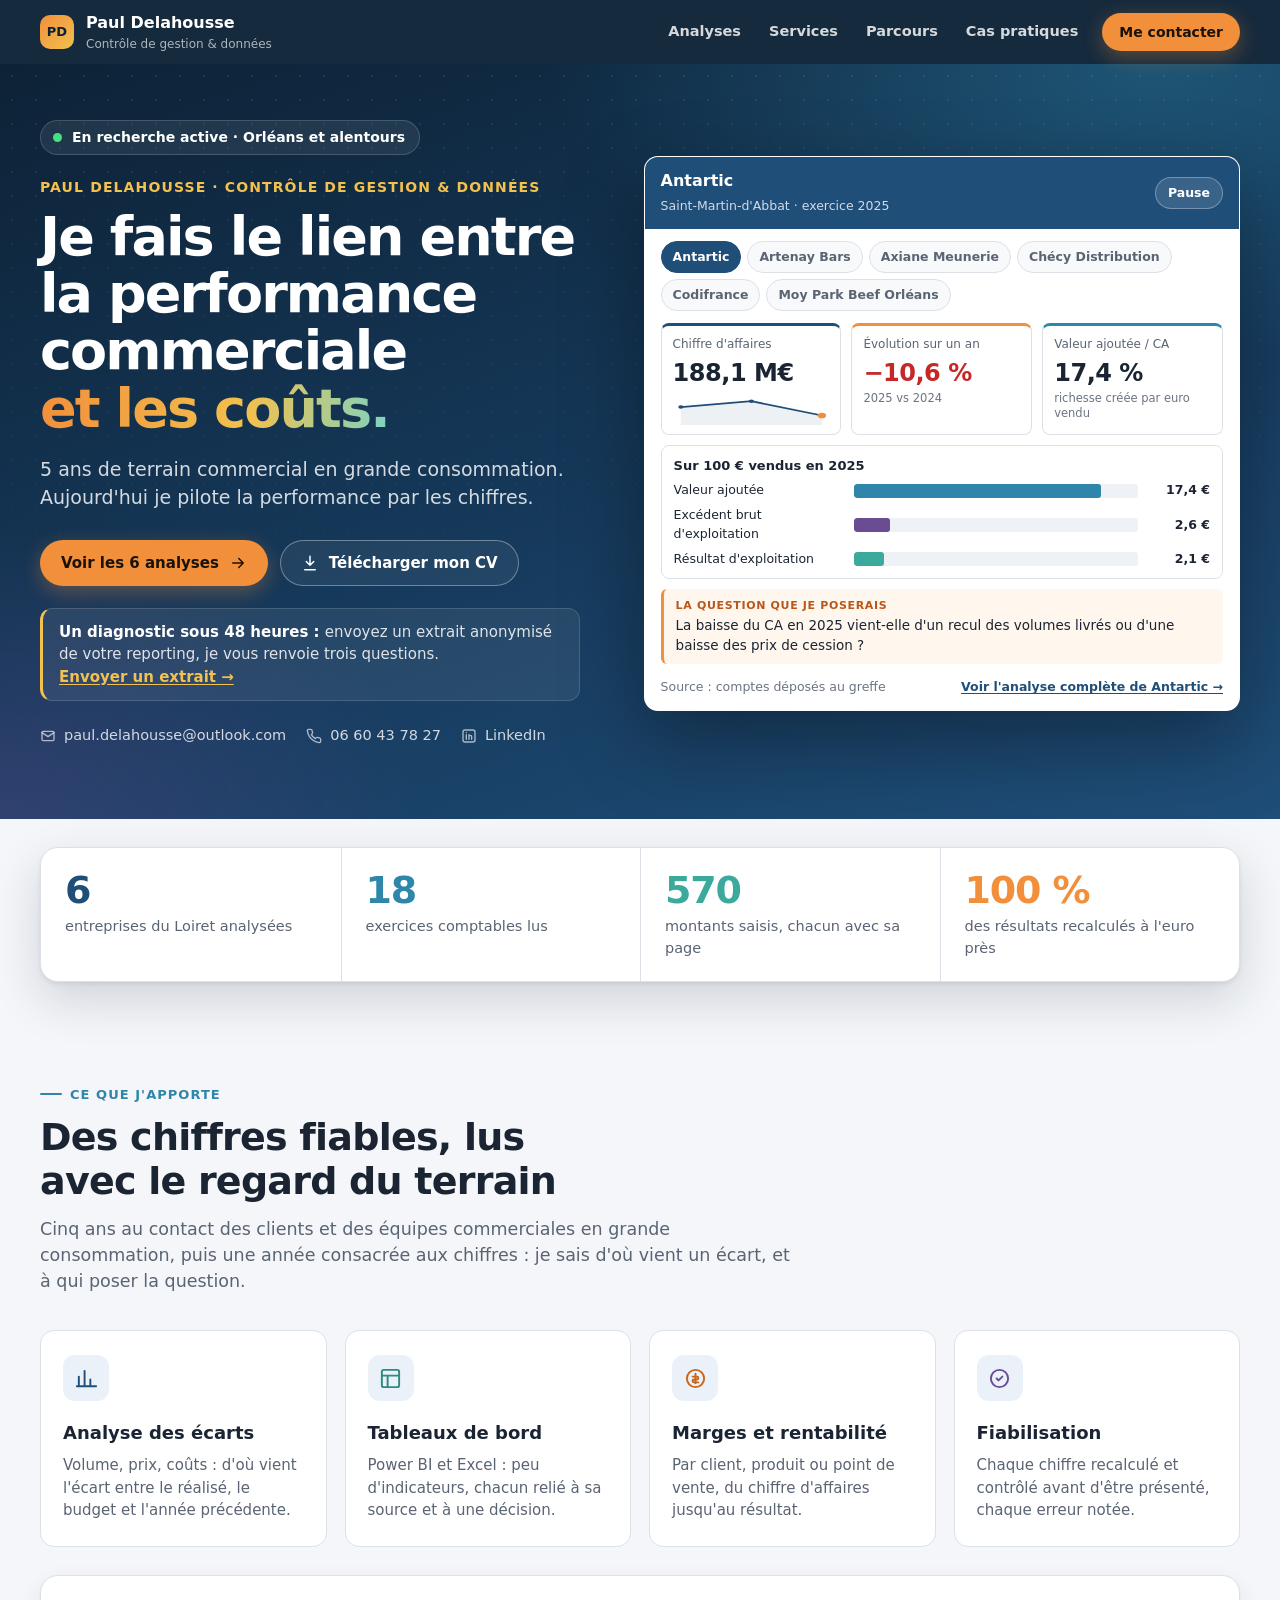
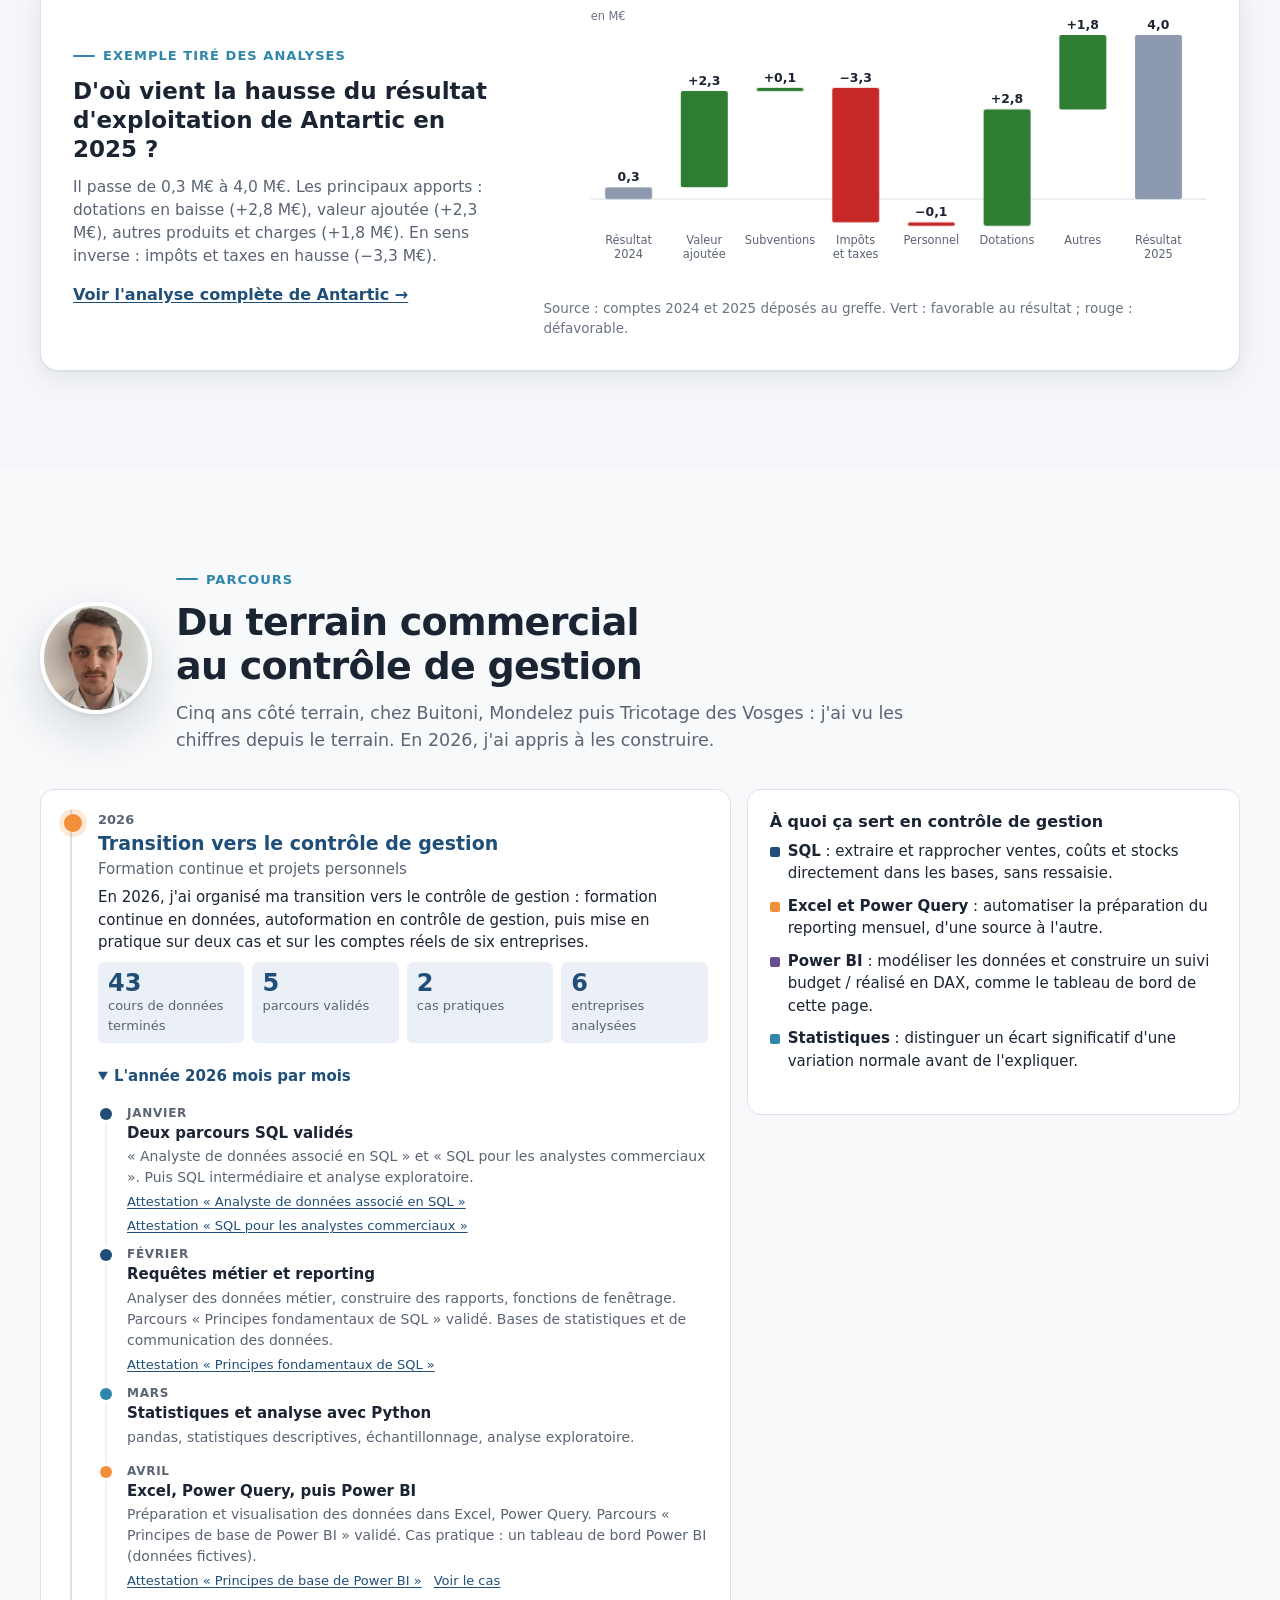
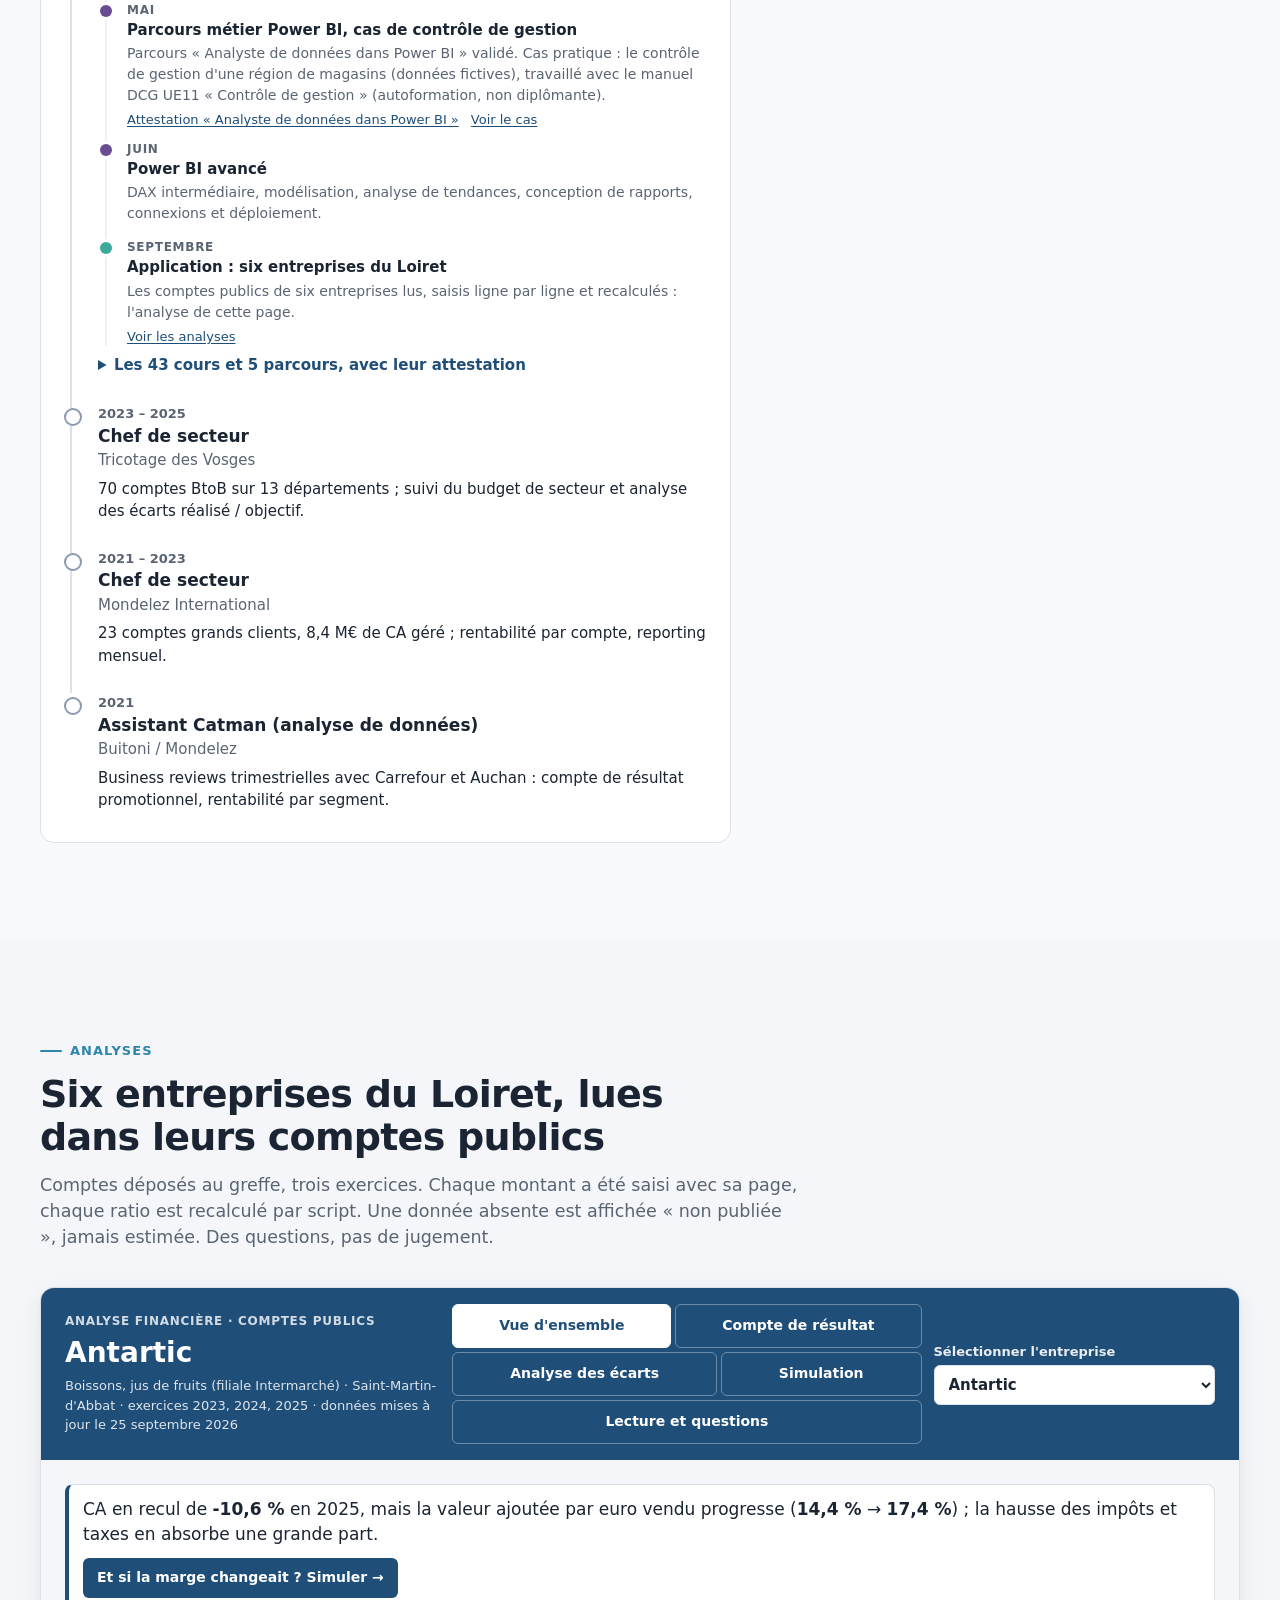
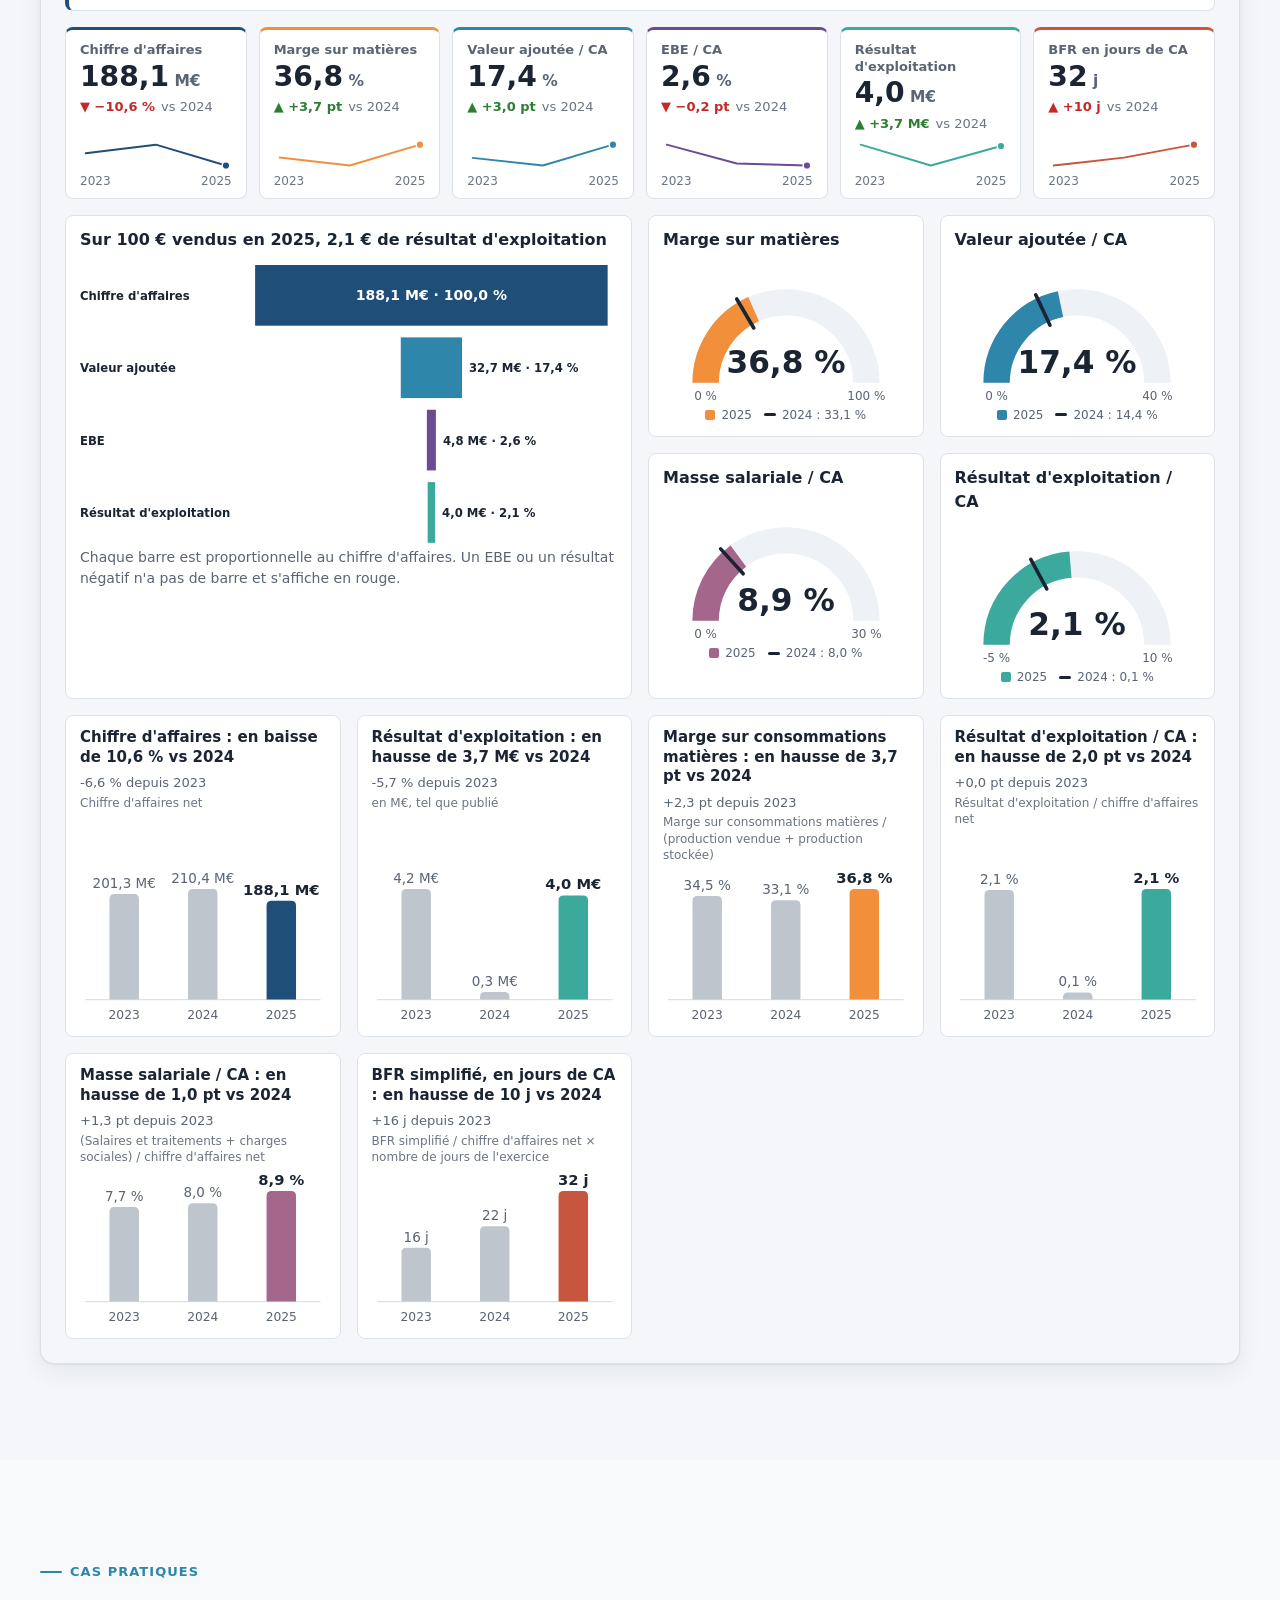
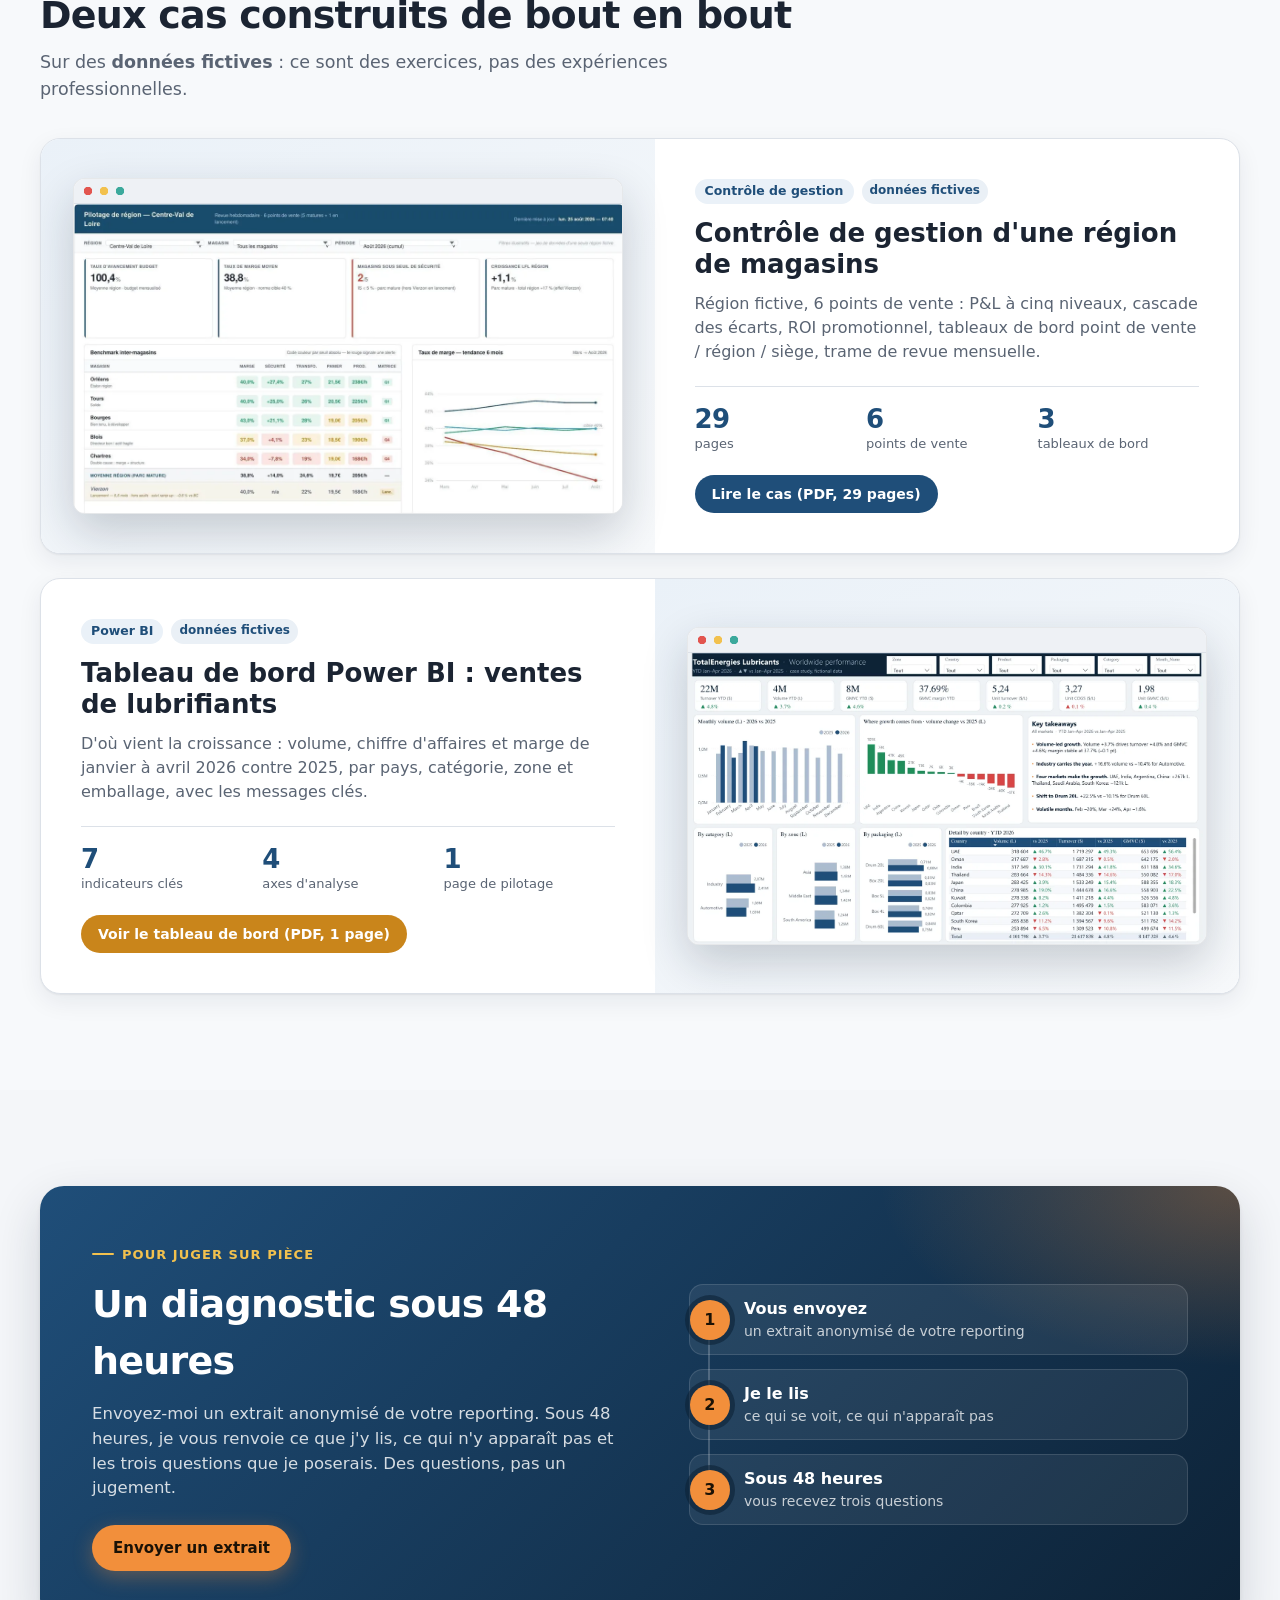
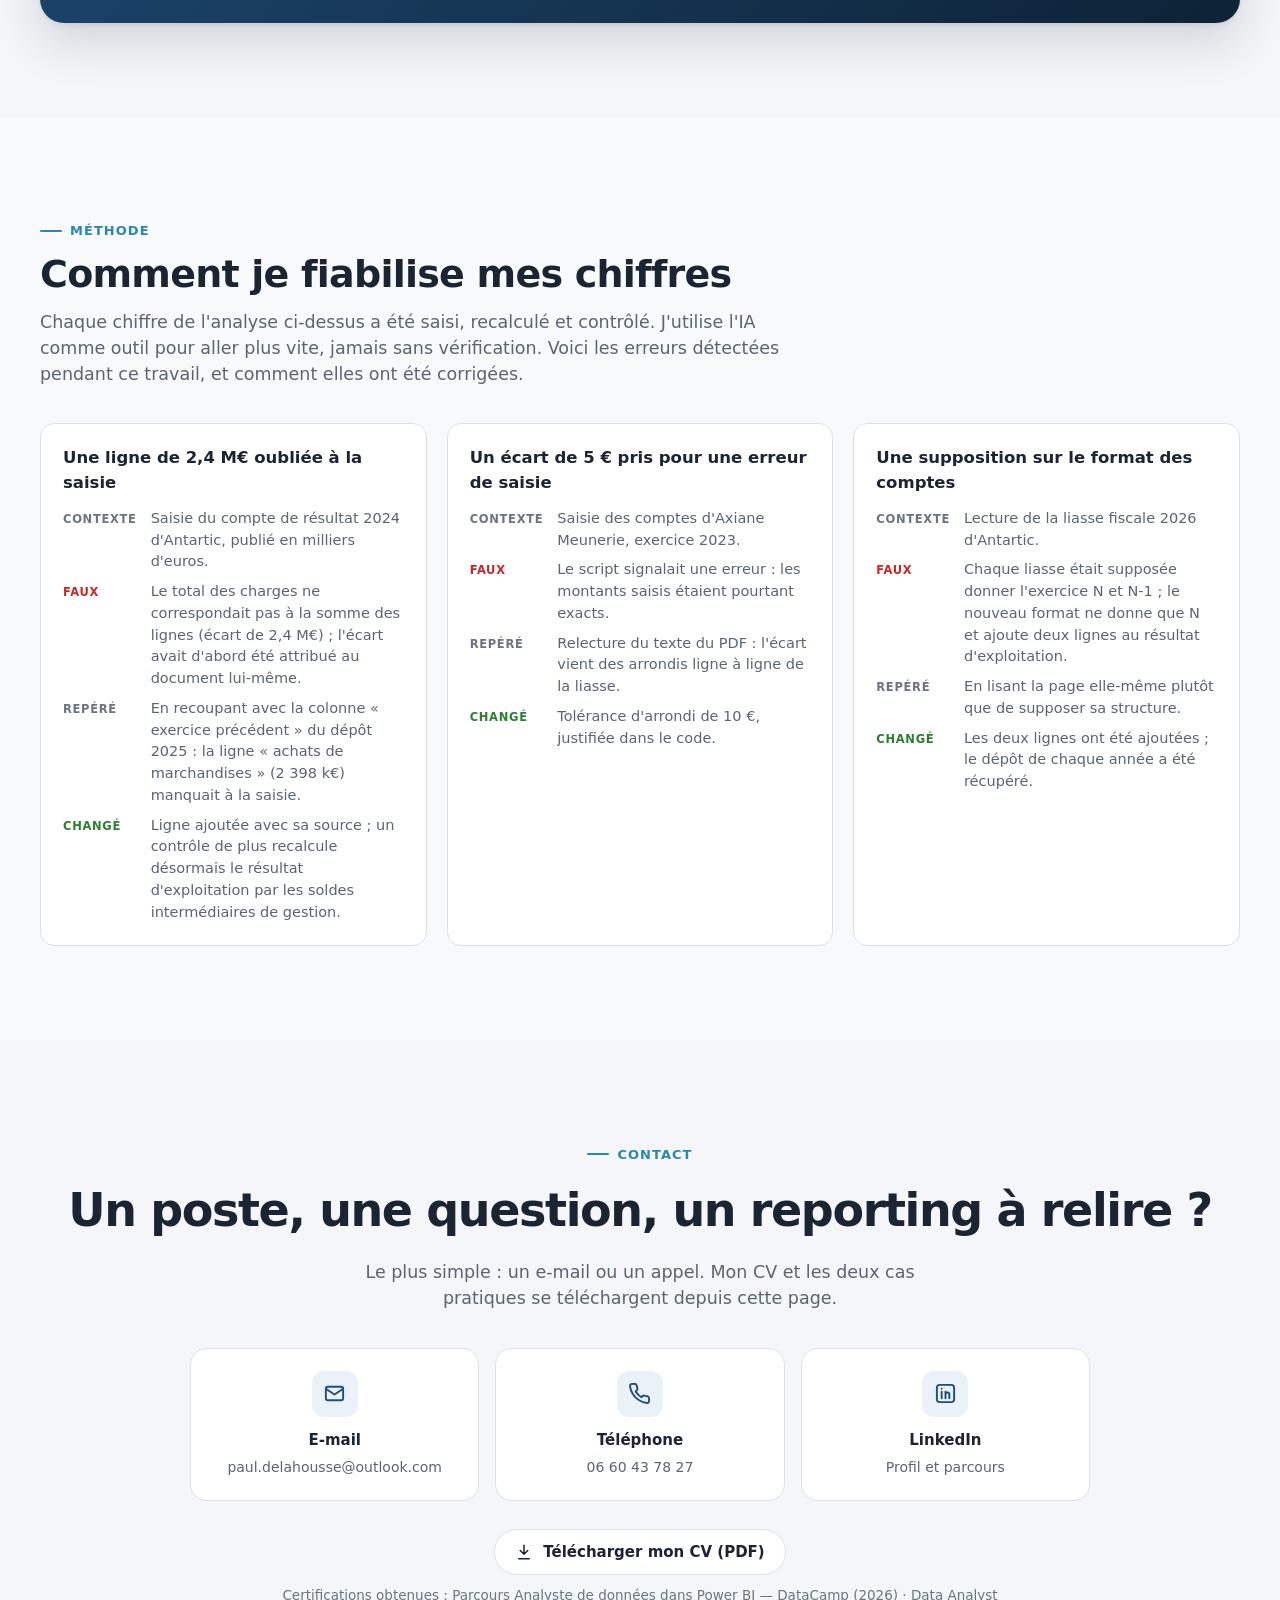
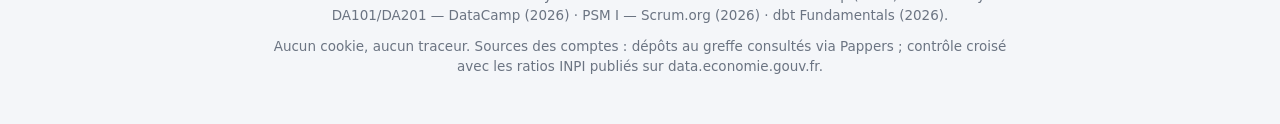
<file: index.html>
<!doctype html>
<html lang="fr">
<head>
<meta charset="utf-8">
<meta name="viewport" content="width=device-width, initial-scale=1">
<title>Paul Delahousse — contrôle de gestion</title>
<meta name="description" content="Contrôle de gestion et données : analyse des comptes publics de six entreprises du Loiret, chaque chiffre relié à sa source.">
<meta name="theme-color" content="#0D2236">
<link rel="stylesheet" href="style.css?v=20261008a">
<link rel="stylesheet" href="accueil.css?v=20261008a">
</head>
<body>
<nav class="ac-nav" aria-label="Navigation">
  <div class="ac-wrap ac-nav-in">
    <a class="ac-marque" href="#"><span class="ac-mono">PD</span><span>Paul Delahousse<small>Contrôle de gestion &amp; données</small></span></a>
    <span class="ac-liens"><a href="#analyse">Analyses</a><a href="#services">Services</a><a href="#parcours">Parcours</a><a href="#cas">Cas pratiques</a><a class="ac-btn ac-btn-plein ac-btn-petit" href="#contact">Me contacter</a></span>
  </div>
</nav>

<!-- 1. Haut de page : la promesse, et le tableau de bord en vitrine -->
<header class="ac-hero">
  <div class="ac-wrap ac-hero-grille">
    <div class="ac-hero-texte">
      <p class="ac-dispo"><span class="ac-point" aria-hidden="true"></span>En recherche active · Orléans et alentours</p>
      <p class="ac-role"><span id="nom">Paul Delahousse</span> · contrôle de gestion &amp; données</p>
      <h1>Je fais le lien entre la performance commerciale <span class="ac-degrade">et les coûts.</span></h1>
      <p class="ac-chapo" id="accroche"></p>
      <p class="ac-actions">
        <a class="ac-btn ac-btn-plein" href="#analyse">Voir les 6 analyses <svg viewBox="0 0 24 24" fill="none" stroke="currentColor" stroke-width="2" stroke-linecap="round" stroke-linejoin="round" aria-hidden="true"><path d="M5 12h14M13 6l6 6-6 6"/></svg></a>
        <a class="ac-btn ac-btn-clair" id="lien-cv-haut" href="#"><svg viewBox="0 0 24 24" fill="none" stroke="currentColor" stroke-width="2" stroke-linecap="round" stroke-linejoin="round" aria-hidden="true"><path d="M12 3v12M7 10l5 5 5-5M5 21h14"/></svg> Télécharger mon CV</a>
      </p>
      <p class="ac-diag-ligne" id="diag-haut" hidden></p>
      <p class="ac-contacts" id="contact-haut"></p>
      <p class="role" id="role" hidden></p>
      <p class="ac-perso" id="perso" hidden></p>
    </div>
    <div class="ac-vitrine" id="vitrine" role="region" aria-label="Aperçu du tableau de bord">
      <div class="ac-v-tete"><div><b id="v-nom">Six entreprises du Loiret</b><span id="v-lieu">comptes déposés au greffe</span></div>
        <button type="button" class="ac-v-pause" id="v-pause" aria-pressed="false">Pause</button></div>
      <div class="ac-v-puces" id="v-puces" role="group" aria-label="Choisir une entreprise"></div>
      <div class="ac-v-corps">
        <div class="ac-v-kpi" style="--k:#1F4E79"><small>Chiffre d'affaires</small><strong id="v-ca">—</strong><svg id="v-spark" viewBox="0 0 120 34" preserveAspectRatio="none" aria-hidden="true"></svg></div>
        <div class="ac-v-kpi" style="--k:#F28F3B"><small>Évolution sur un an</small><strong id="v-ev">—</strong><span id="v-ev2"></span></div>
        <div class="ac-v-kpi" style="--k:#2E86AB"><small>Valeur ajoutée / CA</small><strong id="v-va">—</strong><span>richesse créée par euro vendu</span></div>
        <div class="ac-v-ent"><p class="ac-v-titre" id="v-ent-t">Sur 100 € vendus</p>
          <div class="ac-v-ligne"><span>Valeur ajoutée</span><div class="ac-v-piste"><span id="v-e1" style="background:#2E86AB"></span></div><em id="v-e1v"></em></div>
          <div class="ac-v-ligne"><span>Excédent brut d'exploitation</span><div class="ac-v-piste"><span id="v-e2" style="background:#6A4C93"></span></div><em id="v-e2v"></em></div>
          <div class="ac-v-ligne"><span>Résultat d'exploitation</span><div class="ac-v-piste"><span id="v-e3" style="background:#3BA99C"></span></div><em id="v-e3v"></em></div>
        </div>
        <div class="ac-v-question"><b>La question que je poserais</b><span id="v-q"></span></div>
      </div>
      <p class="ac-v-pied"><span>Source : comptes déposés au greffe</span><a href="#analyse" id="v-lien">Voir l'analyse complète →</a></p>
    </div>
  </div>
</header>

<!-- Chiffres clés -->
<section class="ac-chiffres" aria-label="Le travail en chiffres">
  <div class="ac-wrap"><div id="chiffres" class="ac-chiffres-grille"></div></div>
</section>

<main>
  <!-- 2. Services, avec une cascade réelle en exemple -->
  <section class="ac-section" id="services" aria-labelledby="t-services">
    <div class="ac-wrap">
      <div class="ac-entete"><p class="ac-sur">Ce que j'apporte</p><h2 id="t-services">Des chiffres fiables, lus avec le regard du terrain</h2>
        <p>Cinq ans au contact des clients et des équipes commerciales en grande consommation, puis une année consacrée aux chiffres : je sais d'où vient un écart, et à qui poser la question.</p></div>
      <p class="ac-glisser" aria-hidden="true">Faites glisser →</p>
      <div class="ac-services">
        <article class="ac-service" style="--c:#1F4E79"><div class="ac-ico"><svg viewBox="0 0 24 24" fill="none" stroke="currentColor" stroke-width="2" stroke-linecap="round" stroke-linejoin="round" aria-hidden="true"><path d="M4 20V10M10 20V4M16 20v-7M22 20H2"/></svg></div><h3>Analyse des écarts</h3><p>Volume, prix, coûts : d'où vient l'écart entre le réalisé, le budget et l'année précédente.</p></article>
        <article class="ac-service" style="--c:#2E8B80"><div class="ac-ico"><svg viewBox="0 0 24 24" fill="none" stroke="currentColor" stroke-width="2" stroke-linecap="round" stroke-linejoin="round" aria-hidden="true"><rect x="3" y="3" width="18" height="18" rx="2"/><path d="M3 9h18M9 21V9"/></svg></div><h3>Tableaux de bord</h3><p>Power BI et Excel : peu d'indicateurs, chacun relié à sa source et à une décision.</p></article>
        <article class="ac-service" style="--c:#C9651A"><div class="ac-ico"><svg viewBox="0 0 24 24" fill="none" stroke="currentColor" stroke-width="2" stroke-linecap="round" stroke-linejoin="round" aria-hidden="true"><circle cx="12" cy="12" r="9"/><path d="M12 7v10M9 10h4.5a1.5 1.5 0 0 1 0 3h-3a1.5 1.5 0 0 0 0 3H15"/></svg></div><h3>Marges et rentabilité</h3><p>Par client, produit ou point de vente, du chiffre d'affaires jusqu'au résultat.</p></article>
        <article class="ac-service" style="--c:#6A4C93"><div class="ac-ico"><svg viewBox="0 0 24 24" fill="none" stroke="currentColor" stroke-width="2" stroke-linecap="round" stroke-linejoin="round" aria-hidden="true"><path d="M9 12l2 2 4-4"/><circle cx="12" cy="12" r="9"/></svg></div><h3>Fiabilisation</h3><p>Chaque chiffre recalculé et contrôlé avant d'être présenté, chaque erreur notée.</p></article>
      </div>
      <figure class="ac-cascade" id="cascade-accueil" hidden>
        <figcaption><p class="ac-sur">Exemple tiré des analyses</p><h3 id="casc-titre">Exemple de cascade</h3><p id="casc-texte"></p><a href="#analyse" id="casc-lien">Voir l'analyse complète →</a></figcaption>
        <div class="ac-cascade-graphe"><svg id="casc-svg" role="img"></svg><p class="ac-note" id="casc-source"></p></div>
      </figure>
    </div>
  </section>

  <!-- 3. Parcours : 2026 (transition vers le contrôle de gestion), puis les postes -->
  <section class="ac-section ac-alt" id="parcours" aria-labelledby="t-parcours">
    <div class="ac-wrap">
      <div class="ac-entete ac-entete-photo">
        <img class="ac-photo" src="paul.webp" width="640" height="800" alt="Portrait de Paul Delahousse">
        <div><p class="ac-sur">Parcours</p><h2 id="t-parcours">Du terrain commercial au contrôle de gestion</h2>
          <p>Cinq ans côté terrain, chez Buitoni, Mondelez puis Tricotage des Vosges : j'ai vu les chiffres depuis le terrain. En 2026, j'ai appris à les construire.</p></div>
      </div>
      <div class="parcours-grille" id="parcours-contenu"></div>
    </div>
  </section>

  <!-- 4. Analyse sur comptes publics -->
  <section class="ac-section" id="analyse" aria-labelledby="t-analyse">
    <div class="ac-wrap">
      <div class="ac-entete"><p class="ac-sur">Analyses</p><h2 id="t-analyse">Six entreprises du Loiret, lues dans leurs comptes publics</h2>
        <p>Comptes déposés au greffe, trois exercices. Chaque montant a été saisi avec sa page, chaque ratio est recalculé par script. Une donnée absente est affichée « non publiée », jamais estimée. Des questions, pas de jugement.</p></div>
      <div class="choix" id="choix" role="group" aria-label="Choisir une entreprise"></div>
      <div id="fiche" aria-live="polite"></div>
    </div>
  </section>

  <!-- 5. Cas pratiques : données fictives, accessibles directement -->
  <section class="ac-section ac-alt" id="cas" aria-labelledby="t-cas">
    <div class="ac-wrap">
      <div class="ac-entete"><p class="ac-sur">Cas pratiques</p><h2 id="t-cas">Deux cas construits de bout en bout</h2>
        <p>Sur des <b>données fictives</b> : ce sont des exercices, pas des expériences professionnelles.</p></div>
      <div class="ac-cas-liste">
        <article class="ac-cas" style="--c:#1F4E79">
          <a class="ac-cas-visuel" href="cas-controle-de-gestion-retail.pdf" aria-label="Lire le cas : contrôle de gestion d'une région de magasins"><span class="ac-navigateur"><img src="apercu-cas-retail.webp" width="1200" height="676" loading="lazy" alt="Tableau de bord hebdomadaire de la région, extrait du cas"></span></a>
          <div class="ac-cas-texte">
            <p class="ac-tags"><span class="ac-tag-fort">Contrôle de gestion</span> <span class="tag">données fictives</span></p>
            <h3>Contrôle de gestion d'une région de magasins</h3>
            <p>Région fictive, 6 points de vente : P&amp;L à cinq niveaux, cascade des écarts, ROI promotionnel, tableaux de bord point de vente / région / siège, trame de revue mensuelle.</p>
            <div class="ac-mesures"><div><strong>29</strong><span>pages</span></div><div><strong>6</strong><span>points de vente</span></div><div><strong>3</strong><span>tableaux de bord</span></div></div>
            <p class="ac-cas-bas"><a class="ac-btn ac-btn-petit ac-btn-c" href="cas-controle-de-gestion-retail.pdf">Lire le cas (PDF, 29 pages)</a></p>
          </div>
        </article>
        <article class="ac-cas" style="--c:#C9851B">
          <a class="ac-cas-visuel" href="cas-power-bi-lubrifiants.pdf" aria-label="Voir le tableau de bord Power BI"><span class="ac-navigateur"><img src="apercu-power-bi.webp" width="1400" height="785" loading="lazy" alt="Tableau de bord Power BI : indicateurs 2026 contre 2025, origine de la croissance par pays et messages clés"></span></a>
          <div class="ac-cas-texte">
            <p class="ac-tags"><span class="ac-tag-fort">Power BI</span> <span class="tag">données fictives</span></p>
            <h3>Tableau de bord Power BI : ventes de lubrifiants</h3>
            <p>D'où vient la croissance : volume, chiffre d'affaires et marge de janvier à avril 2026 contre 2025, par pays, catégorie, zone et emballage, avec les messages clés.</p>
            <div class="ac-mesures"><div><strong>7</strong><span>indicateurs clés</span></div><div><strong>4</strong><span>axes d'analyse</span></div><div><strong>1</strong><span>page de pilotage</span></div></div>
            <p class="ac-cas-bas"><a class="ac-btn ac-btn-petit ac-btn-c" href="cas-power-bi-lubrifiants.pdf">Voir le tableau de bord (PDF, 1 page)</a></p>
          </div>
        </article>
      </div>
    </div>
  </section>

  <!-- 6. Offre : diagnostic sous 48 heures (et immersion quand elle sera validée) -->
  <section class="ac-section" id="offre" aria-label="Diagnostic sous 48 heures">
    <div class="ac-wrap"><div class="ac-offre" id="offres"></div></div>
  </section>

  <!-- 7. Mission association : masquée tant qu'elle n'existe pas -->
  <section class="ac-section" id="mission" aria-labelledby="t-mission" hidden>
    <div class="ac-wrap">
      <h2 id="t-mission">Mission bénévole en contrôle de gestion</h2>
      <p id="mission-texte"></p>
      <p id="mission-attestation"></p>
    </div>
  </section>

  <!-- 8. Méthode : comment je fiabilise mes chiffres (en fin de page) -->
  <section class="ac-section ac-alt" id="ia" aria-labelledby="t-ia">
    <div class="ac-wrap">
      <div class="ac-entete"><p class="ac-sur">Méthode</p><h2 id="t-ia">Comment je fiabilise mes chiffres</h2>
        <p>Chaque chiffre de l'analyse ci-dessus a été saisi, recalculé et contrôlé. J'utilise l'IA comme outil pour aller plus vite, jamais sans vérification. Voici les erreurs détectées pendant ce travail, et comment elles ont été corrigées.</p></div>
      <p class="ac-glisser" aria-hidden="true">Faites glisser →</p>
      <div class="journal" id="journal"></div>
    </div>
  </section>
</main>

<!-- 9. CV + contact -->
<footer class="ac-contact" id="contact">
  <div class="ac-wrap">
    <p class="ac-sur">Contact</p>
    <h2>Un poste, une question, un reporting à relire ?</h2>
    <p class="ac-chapo-contact">Le plus simple : un e-mail ou un appel. Mon CV et les deux cas pratiques se téléchargent depuis cette page.</p>
    <div class="ac-contact-cartes" id="contact-bas"></div>
    <p class="ac-actions ac-centre"><a class="ac-btn ac-btn-ligne" id="lien-cv" href="#"><svg viewBox="0 0 24 24" fill="none" stroke="currentColor" stroke-width="2" stroke-linecap="round" stroke-linejoin="round" aria-hidden="true"><path d="M12 3v12M7 10l5 5 5-5M5 21h14"/></svg> Télécharger mon CV (PDF)</a></p>
    <p class="ac-note" id="certifs"></p>
    <p class="ac-note">Aucun cookie, aucun traceur. Sources des comptes : dépôts au greffe consultés via Pappers ; contrôle croisé avec les ratios INPI publiés sur data.economie.gouv.fr.</p>
  </div>
</footer>
<div class="bulle" id="bulle" role="tooltip" hidden></div>
<script src="app.js?v=20261008a"></script>
</body>
</html>
</file>
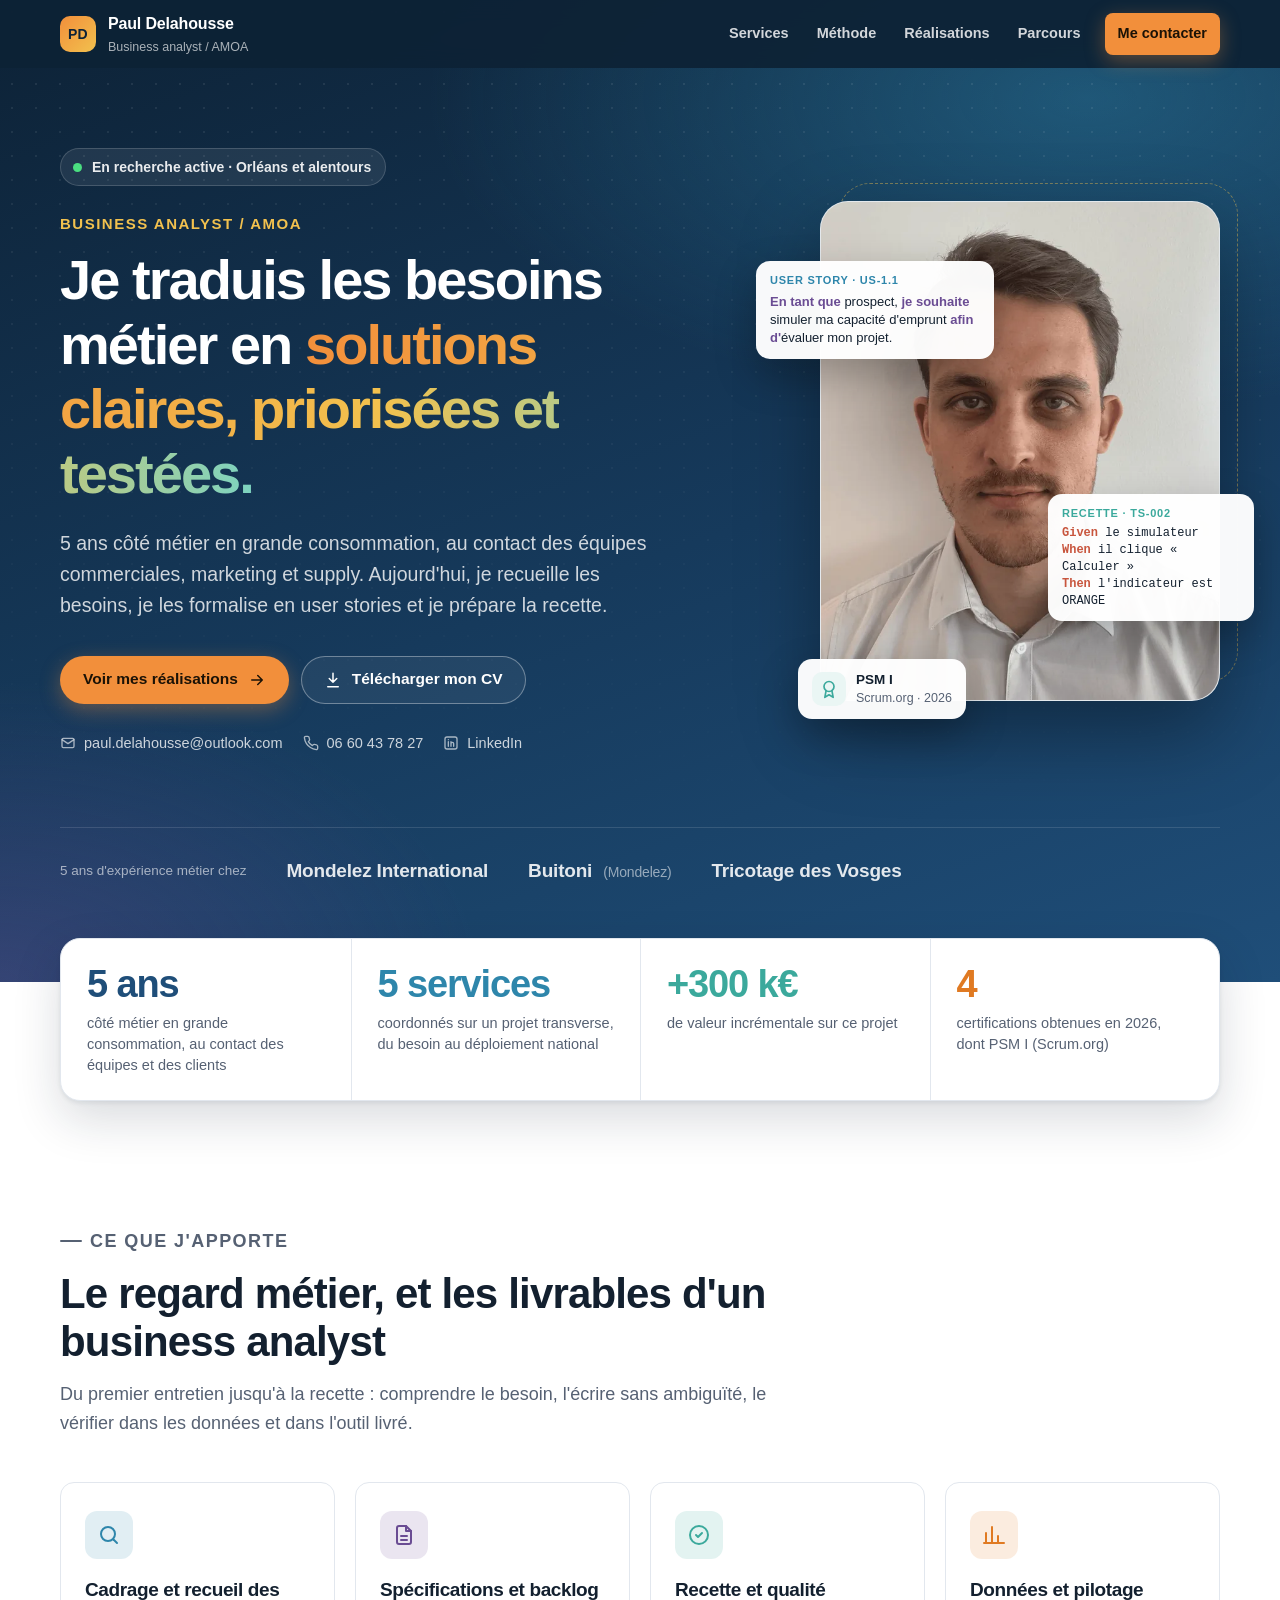
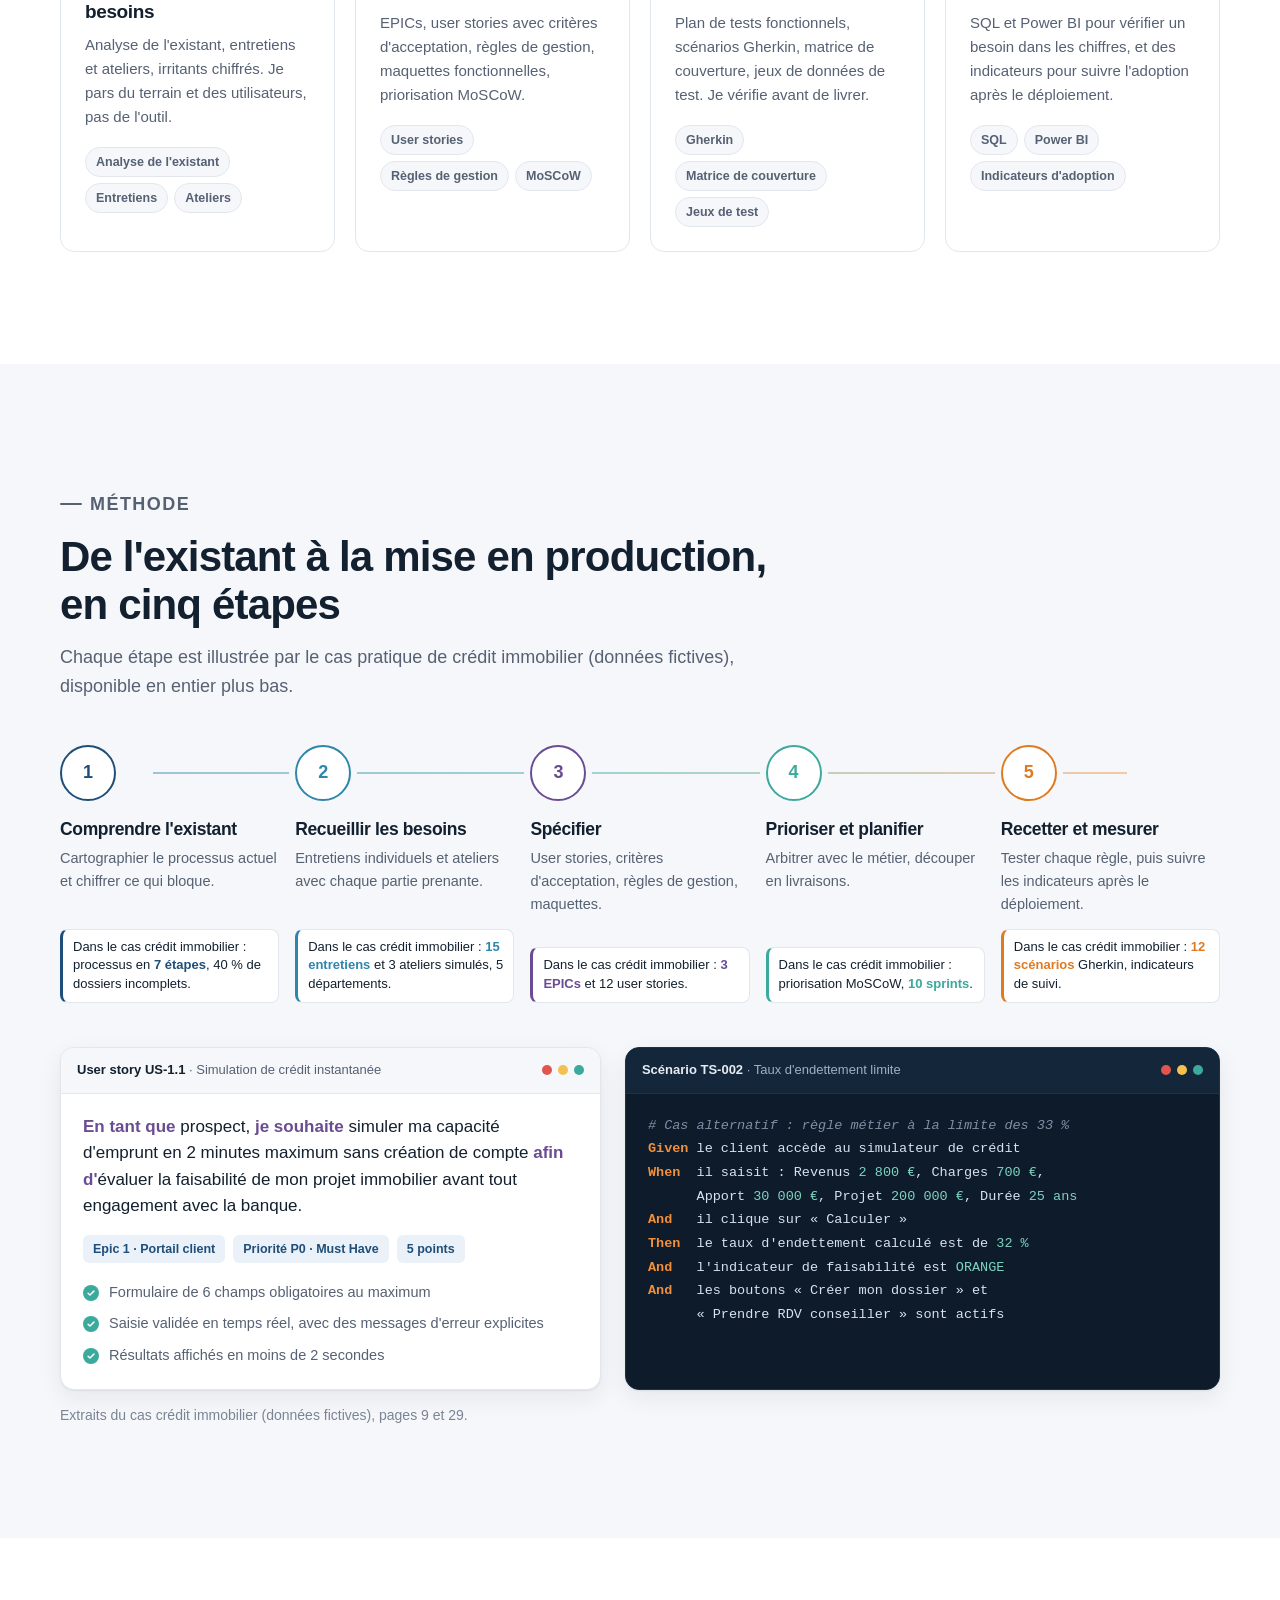
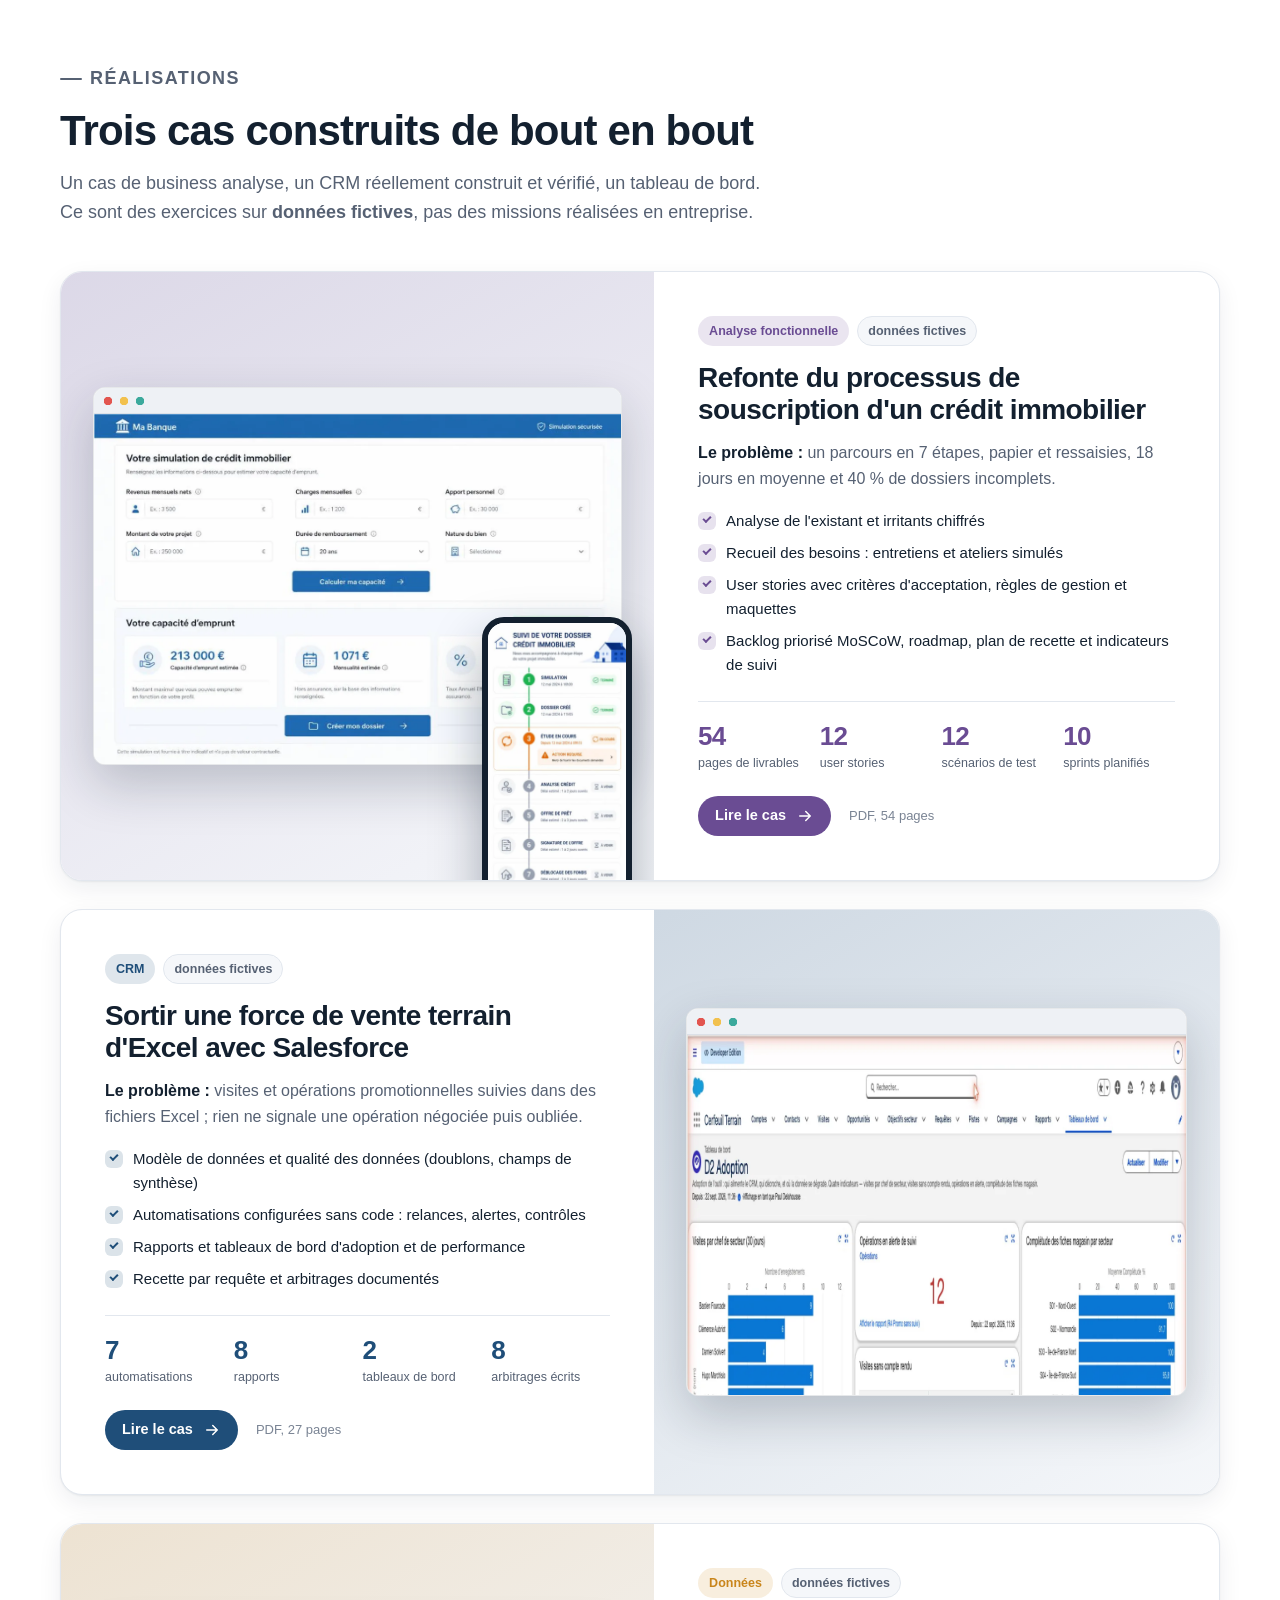
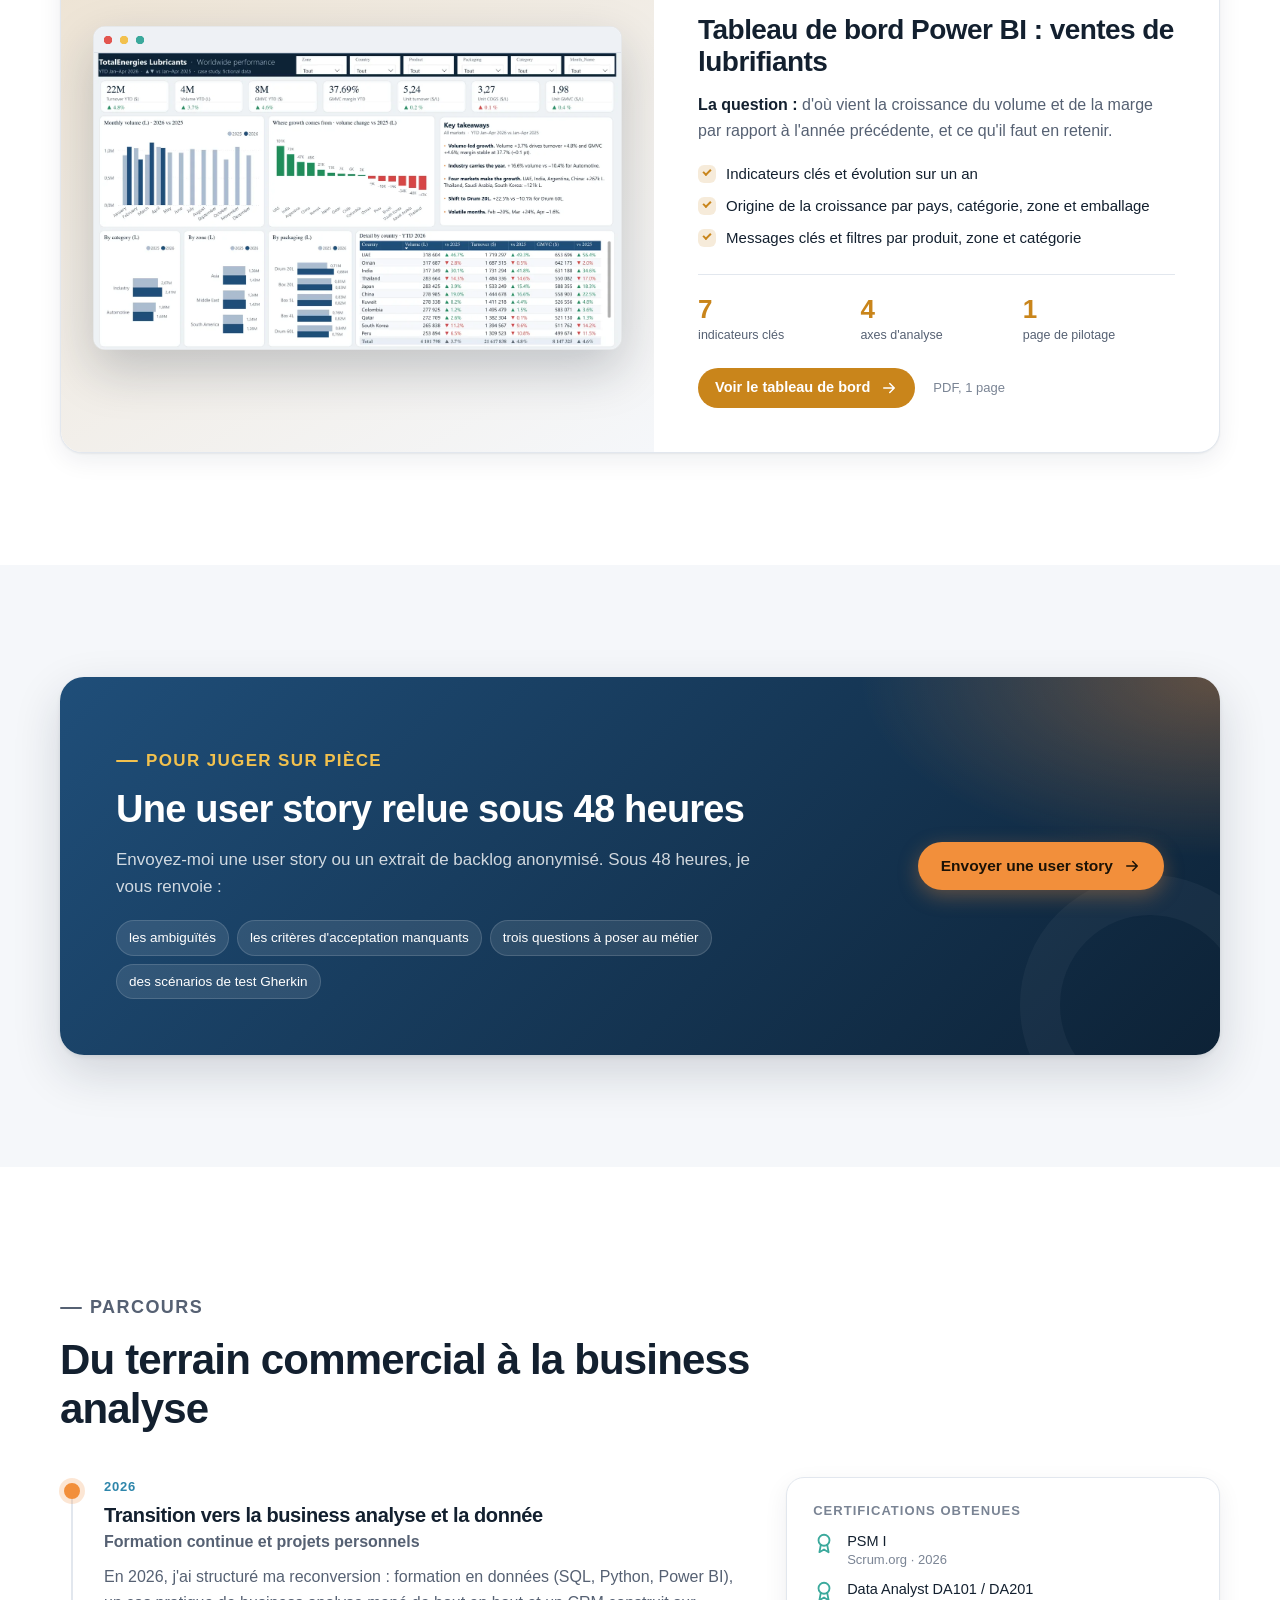
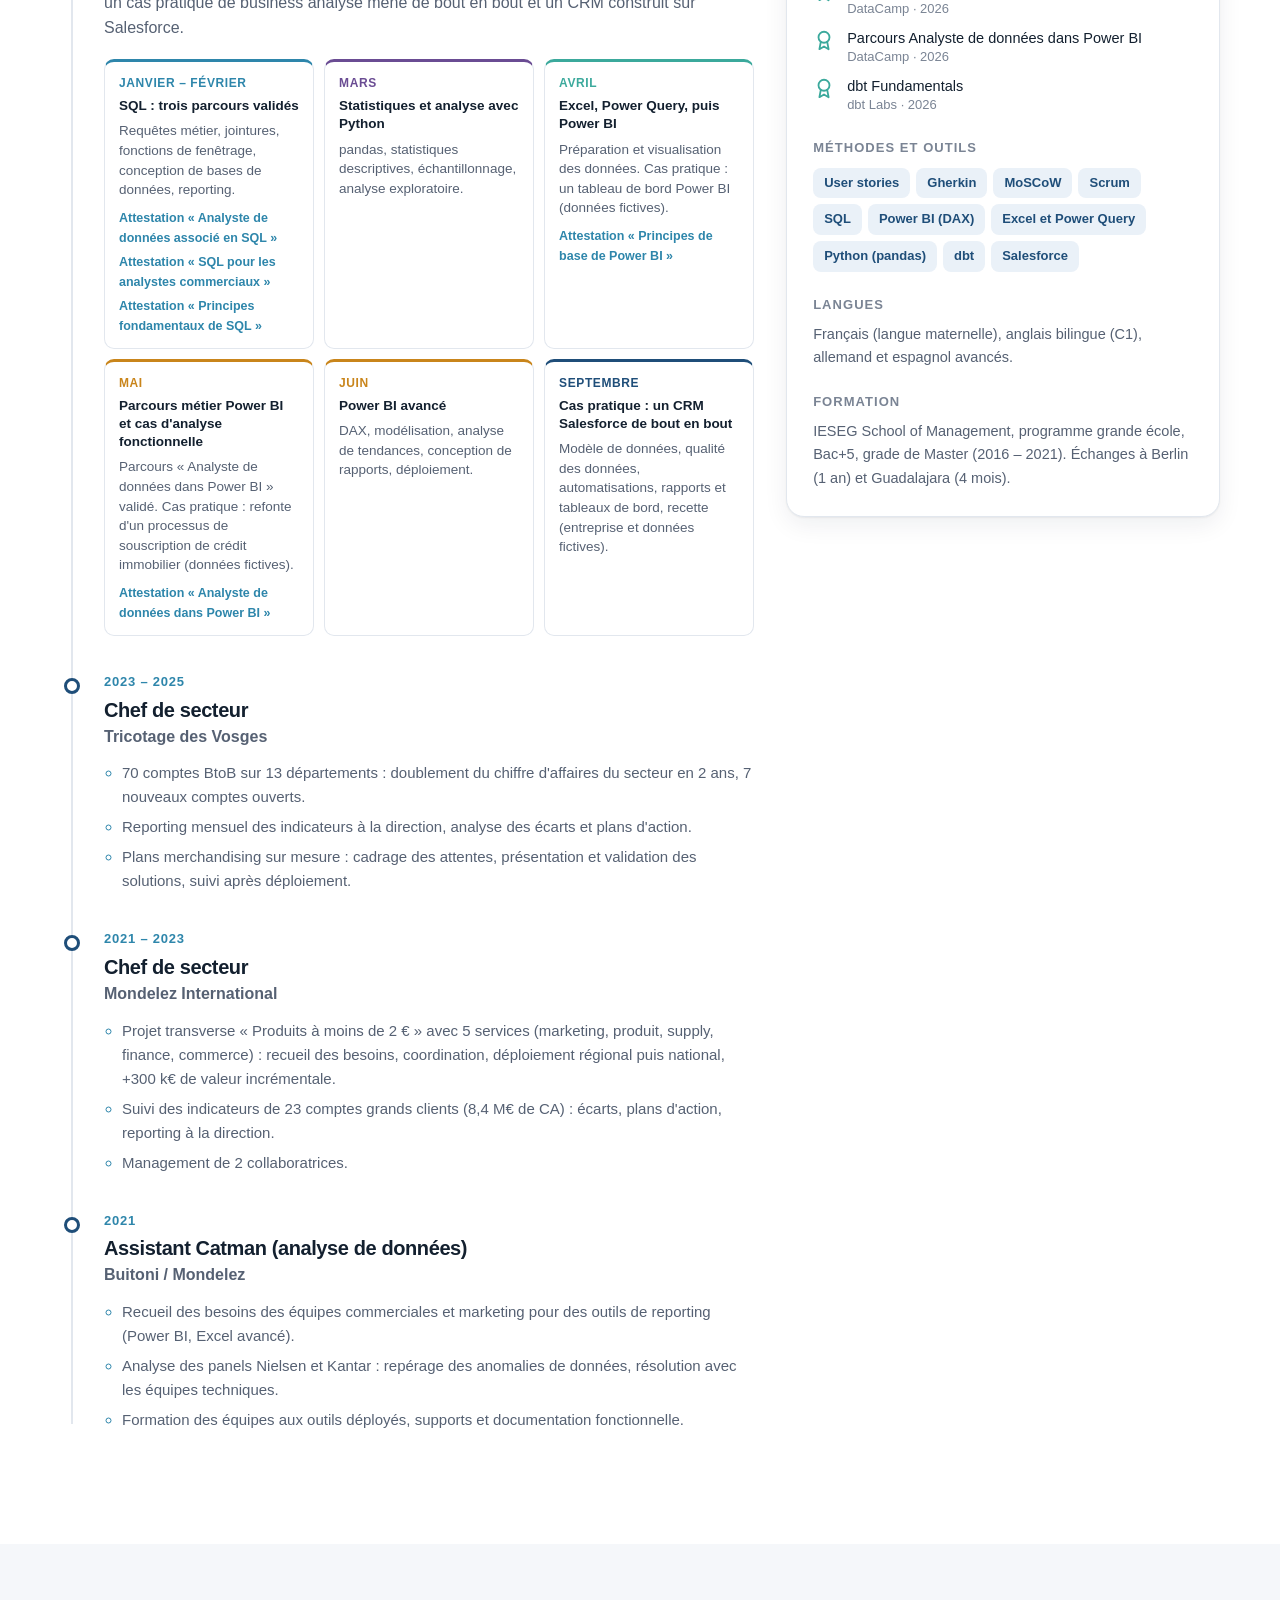
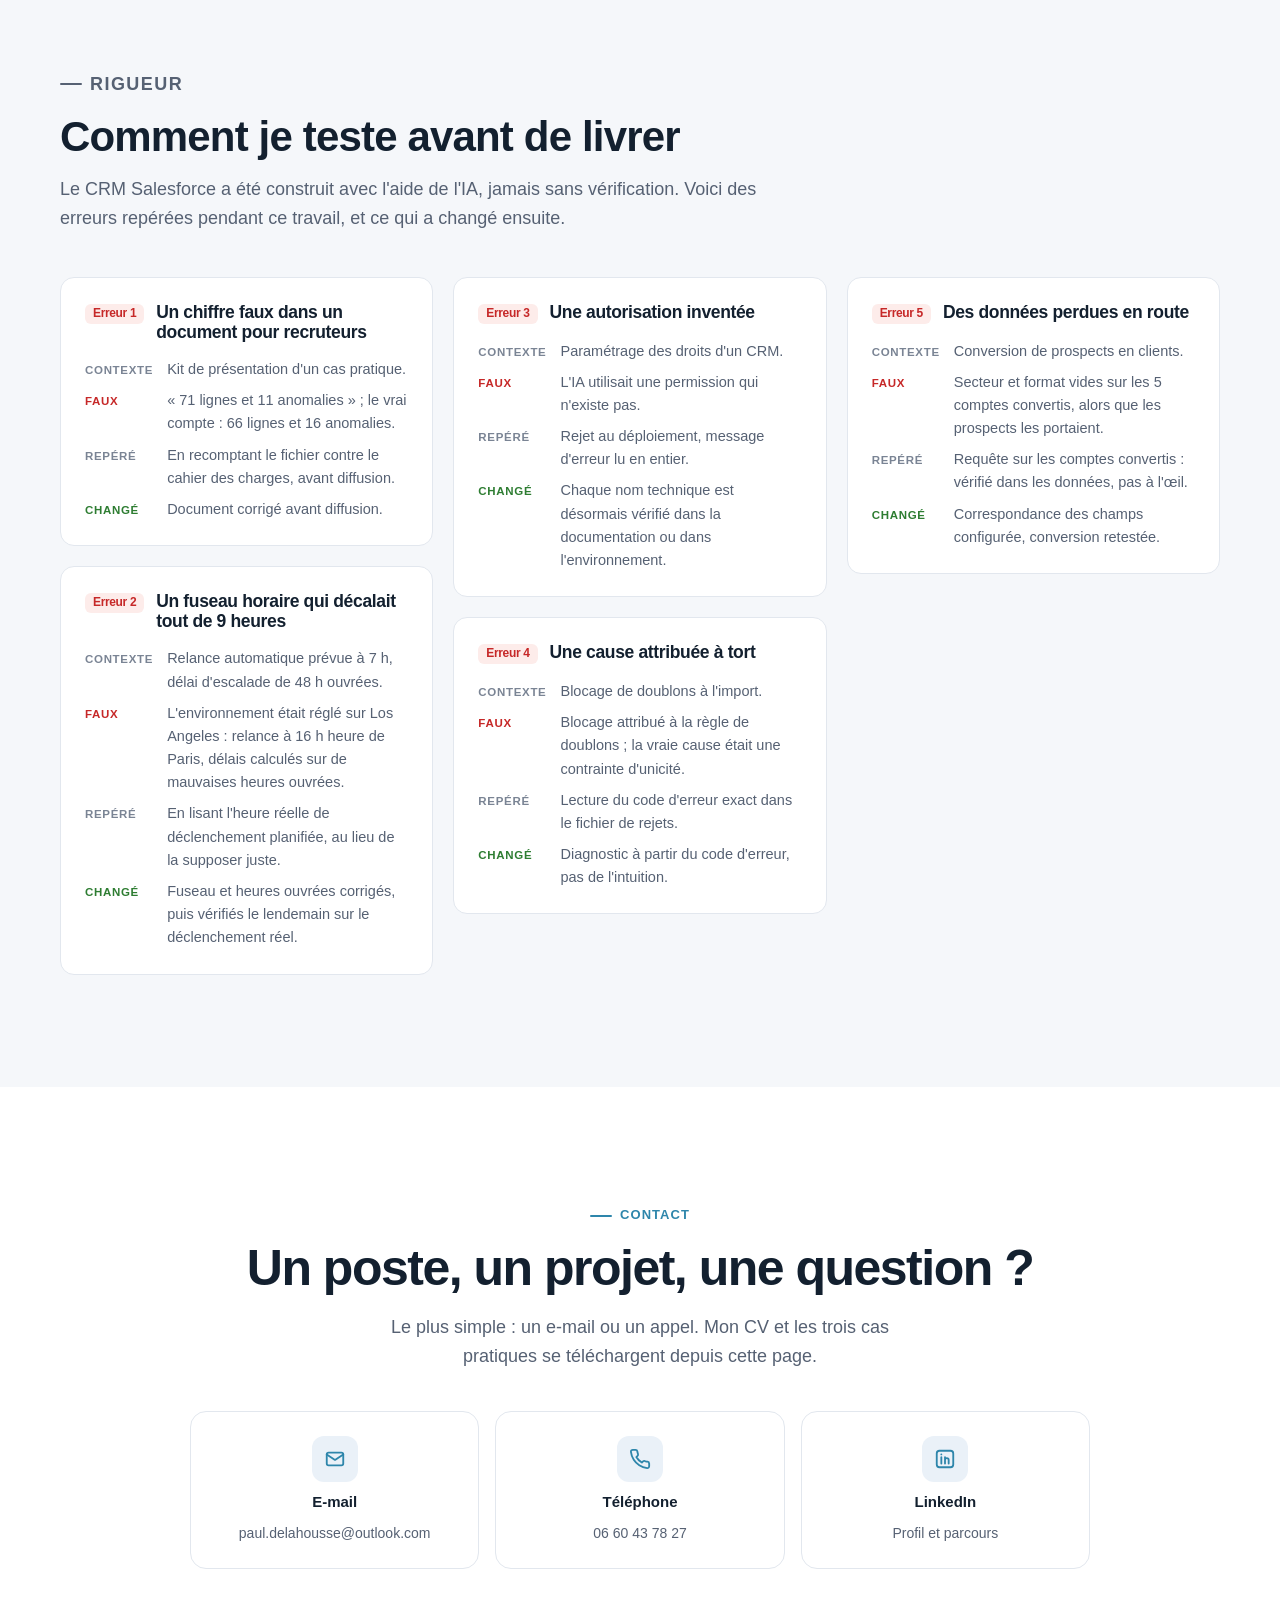
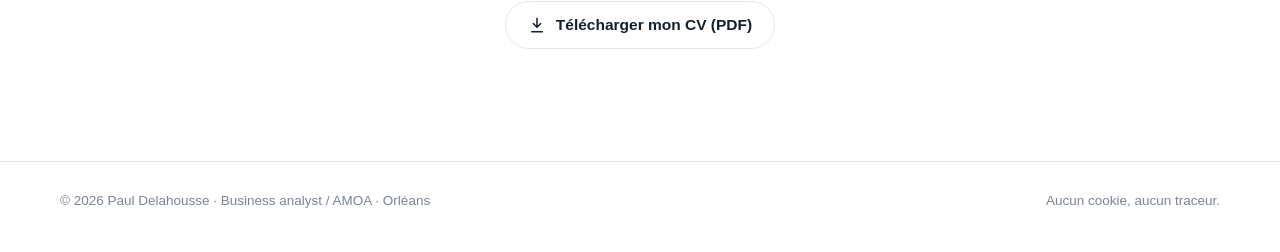
<file: ba/index.html>
<!doctype html>
<html lang="fr">
<head>
<meta charset="utf-8">
<meta name="viewport" content="width=device-width, initial-scale=1">
<meta name="robots" content="noindex, nofollow">
<title>Paul Delahousse — business analyst / AMOA</title>
<meta name="description" content="Business analyst / AMOA à Orléans : recueil des besoins, spécifications fonctionnelles, user stories, recette. Cas pratiques et parcours.">
<meta name="theme-color" content="#0D2236">
<link rel="stylesheet" href="ba.css?v=20261008a">
<link rel="preload" as="image" href="paul.webp">
<script>document.documentElement.classList.add("js")</script>
</head>
<body>
<nav class="nav" id="nav" aria-label="Navigation">
  <div class="wrap nav-in">
    <a class="marque" href="./"><span class="mono">PD</span><span>Paul Delahousse<small>Business analyst / AMOA</small></span></a>
    <span class="nav-liens"><a href="#services">Services</a><a href="#methode">Méthode</a><a href="#cas">Réalisations</a><a href="#parcours">Parcours</a><a class="btn btn-plein btn-petit" href="#contact">Me contacter</a></span>
  </div>
</nav>

<header class="hero">
  <div class="wrap">
    <div class="hero-grille">
      <div>
        <p class="dispo"><span class="point" aria-hidden="true"></span>En recherche active · Orléans et alentours</p>
        <p class="role">Business analyst / AMOA</p>
        <h1>Je traduis les besoins métier en <span class="degrade">solutions claires, priorisées et testées.</span></h1>
        <p class="chapo">5 ans côté métier en grande consommation, au contact des équipes commerciales, marketing et supply. Aujourd'hui, je recueille les besoins, je les formalise en user stories et je prépare la recette.</p>
        <p class="actions">
          <a class="btn btn-plein" href="#cas">Voir mes réalisations <svg viewBox="0 0 24 24" fill="none" stroke="currentColor" stroke-width="2" stroke-linecap="round" stroke-linejoin="round" aria-hidden="true"><path d="M5 12h14M13 6l6 6-6 6"/></svg></a>
          <a class="btn btn-clair" id="lien-cv-haut" href="CV_Paul_Delahousse_business_analyst.pdf"><svg viewBox="0 0 24 24" fill="none" stroke="currentColor" stroke-width="2" stroke-linecap="round" stroke-linejoin="round" aria-hidden="true"><path d="M12 3v12M7 10l5 5 5-5M5 21h14"/></svg> Télécharger mon CV</a>
        </p>
        <p class="contacts"><a href="mailto:paul.delahousse@outlook.com?subject=Contact%20%E2%80%94%20business%20analyst"><svg viewBox="0 0 24 24" fill="none" stroke="currentColor" stroke-width="2" stroke-linecap="round" stroke-linejoin="round" aria-hidden="true"><rect x="3" y="5" width="18" height="14" rx="2"/><path d="M3 7l9 6 9-6"/></svg>paul.delahousse@outlook.com</a><a href="tel:+33660437827"><svg viewBox="0 0 24 24" fill="none" stroke="currentColor" stroke-width="2" stroke-linecap="round" stroke-linejoin="round" aria-hidden="true"><path d="M22 16.9v3a2 2 0 0 1-2.2 2 19.8 19.8 0 0 1-8.6-3.1 19.5 19.5 0 0 1-6-6A19.8 19.8 0 0 1 2.1 4.2 2 2 0 0 1 4.1 2h3a2 2 0 0 1 2 1.7c.1 1 .4 1.9.7 2.8a2 2 0 0 1-.5 2.1L8 9.9a16 16 0 0 0 6 6l1.3-1.3a2 2 0 0 1 2.1-.4c.9.3 1.8.6 2.8.7a2 2 0 0 1 1.7 2z"/></svg>06 60 43 78 27</a><a href="https://www.linkedin.com/in/paul-delahousse" rel="noopener"><svg viewBox="0 0 24 24" fill="none" stroke="currentColor" stroke-width="2" stroke-linecap="round" stroke-linejoin="round" aria-hidden="true"><rect x="3" y="3" width="18" height="18" rx="3"/><path d="M8 10v7M8 7v.01M12 17v-4a2 2 0 0 1 4 0v4M12 10v7"/></svg>LinkedIn</a></p>
      </div>
      <div class="portrait">
        <div class="portrait-cadre"><img src="paul.webp" width="640" height="800" alt="Portrait de Paul Delahousse"></div>
        <div class="puce-flot us" aria-hidden="true"><b>User story · US-1.1</b><i>En tant que</i> prospect, <i>je souhaite</i> simuler ma capacité d'emprunt <i>afin d'</i>évaluer mon projet.</div>
        <div class="puce-flot gk" aria-hidden="true"><b>Recette · TS-002</b><span class="k">Given</span> le simulateur<br><span class="k">When</span> il clique « Calculer »<br><span class="k">Then</span> l'indicateur est ORANGE</div>
        <div class="puce-flot psm" aria-hidden="true"><span class="ico"><svg viewBox="0 0 24 24" fill="none" stroke="currentColor" stroke-width="2" stroke-linecap="round" stroke-linejoin="round" aria-hidden="true"><circle cx="12" cy="9" r="6"/><path d="M8.5 14L7 22l5-3 5 3-1.5-8"/></svg></span><span><b>PSM I</b><span>Scrum.org · 2026</span></span></div>
      </div>
    </div>
    <div class="confiance">
      <p>5 ans d'expérience métier chez</p>
      <ul><li>Mondelez International</li><li>Buitoni <span>(Mondelez)</span></li><li>Tricotage des Vosges</li></ul>
    </div>
  </div>
</header>

<section class="chiffres" aria-label="Chiffres clés">
  <div class="wrap"><ul><li class="rv" style="--c:#1F4E79;--c2:#8CC4E8;--d:0.00s"><strong>5 ans</strong><span>côté métier en grande consommation, au contact des équipes et des clients</span></li><li class="rv" style="--c:#2E86AB;--c2:#7CC6E6;--d:0.08s"><strong>5 services</strong><span>coordonnés sur un projet transverse, du besoin au déploiement national</span></li><li class="rv" style="--c:#3BA99C;--c2:#7DD3C0;--d:0.16s"><strong>+300 k€</strong><span>de valeur incrémentale sur ce projet</span></li><li class="rv" style="--c:#E07A22;--c2:#F5B57A;--d:0.24s"><strong>4</strong><span>certifications obtenues en 2026, dont PSM I (Scrum.org)</span></li></ul></div>
</section>

<main>
  <section class="section" id="services" aria-labelledby="t-services">
    <div class="wrap">
      <div class="entete rv"><p class="sur">Ce que j'apporte</p><h2 id="t-services">Le regard métier, et les livrables d'un business analyst</h2>
        <p>Du premier entretien jusqu'à la recette : comprendre le besoin, l'écrire sans ambiguïté, le vérifier dans les données et dans l'outil livré.</p></div>
      <p class="glisser" aria-hidden="true">Faites glisser →</p>
      <div class="services">
<article class="service rv" style="--c:#2E86AB;--d:0.00s"><div class="ico"><svg viewBox="0 0 24 24" fill="none" stroke="currentColor" stroke-width="2" stroke-linecap="round" stroke-linejoin="round" aria-hidden="true"><circle cx="11" cy="11" r="7"/><path d="M20 20l-3.5-3.5"/></svg></div><h3>Cadrage et recueil des besoins</h3><p>Analyse de l&#x27;existant, entretiens et ateliers, irritants chiffrés. Je pars du terrain et des utilisateurs, pas de l&#x27;outil.</p><ul class="etiquettes"><li>Analyse de l&#x27;existant</li><li>Entretiens</li><li>Ateliers</li></ul></article>
<article class="service rv" style="--c:#6A4C93;--d:0.08s"><div class="ico"><svg viewBox="0 0 24 24" fill="none" stroke="currentColor" stroke-width="2" stroke-linecap="round" stroke-linejoin="round" aria-hidden="true"><path d="M14 3H7a2 2 0 0 0-2 2v14a2 2 0 0 0 2 2h10a2 2 0 0 0 2-2V8z"/><path d="M14 3v5h5M9 13h6M9 17h6"/></svg></div><h3>Spécifications et backlog</h3><p>EPICs, user stories avec critères d&#x27;acceptation, règles de gestion, maquettes fonctionnelles, priorisation MoSCoW.</p><ul class="etiquettes"><li>User stories</li><li>Règles de gestion</li><li>MoSCoW</li></ul></article>
<article class="service rv" style="--c:#3BA99C;--d:0.16s"><div class="ico"><svg viewBox="0 0 24 24" fill="none" stroke="currentColor" stroke-width="2" stroke-linecap="round" stroke-linejoin="round" aria-hidden="true"><path d="M9 12l2 2 4-4"/><circle cx="12" cy="12" r="9"/></svg></div><h3>Recette et qualité</h3><p>Plan de tests fonctionnels, scénarios Gherkin, matrice de couverture, jeux de données de test. Je vérifie avant de livrer.</p><ul class="etiquettes"><li>Gherkin</li><li>Matrice de couverture</li><li>Jeux de test</li></ul></article>
<article class="service rv" style="--c:#E07A22;--d:0.24s"><div class="ico"><svg viewBox="0 0 24 24" fill="none" stroke="currentColor" stroke-width="2" stroke-linecap="round" stroke-linejoin="round" aria-hidden="true"><path d="M4 20V10M10 20V4M16 20v-7M22 20H2"/></svg></div><h3>Données et pilotage</h3><p>SQL et Power BI pour vérifier un besoin dans les chiffres, et des indicateurs pour suivre l&#x27;adoption après le déploiement.</p><ul class="etiquettes"><li>SQL</li><li>Power BI</li><li>Indicateurs d&#x27;adoption</li></ul></article>
      </div>
    </div>
  </section>

  <section class="section alt" id="methode" aria-labelledby="t-methode">
    <div class="wrap">
      <div class="entete rv"><p class="sur">Méthode</p><h2 id="t-methode">De l'existant à la mise en production, en cinq étapes</h2>
        <p>Chaque étape est illustrée par le cas pratique de crédit immobilier (données fictives), disponible en entier plus bas.</p></div>
      <ol class="etapes">
<li class="etape rv" style="--c:#1F4E79;--d:0.00s"><span class="num">1</span><h3>Comprendre l&#x27;existant</h3><p>Cartographier le processus actuel et chiffrer ce qui bloque.</p><p class="preuve">Dans le cas crédit immobilier : processus en <b>7 étapes</b>, 40 % de dossiers incomplets.</p></li>
<li class="etape rv" style="--c:#2E86AB;--d:0.08s"><span class="num">2</span><h3>Recueillir les besoins</h3><p>Entretiens individuels et ateliers avec chaque partie prenante.</p><p class="preuve">Dans le cas crédit immobilier : <b>15 entretiens</b> et 3 ateliers simulés, 5 départements.</p></li>
<li class="etape rv" style="--c:#6A4C93;--d:0.16s"><span class="num">3</span><h3>Spécifier</h3><p>User stories, critères d&#x27;acceptation, règles de gestion, maquettes.</p><p class="preuve">Dans le cas crédit immobilier : <b>3 EPICs</b> et 12 user stories.</p></li>
<li class="etape rv" style="--c:#3BA99C;--d:0.24s"><span class="num">4</span><h3>Prioriser et planifier</h3><p>Arbitrer avec le métier, découper en livraisons.</p><p class="preuve">Dans le cas crédit immobilier : priorisation MoSCoW, <b>10 sprints</b>.</p></li>
<li class="etape rv" style="--c:#E07A22;--d:0.32s"><span class="num">5</span><h3>Recetter et mesurer</h3><p>Tester chaque règle, puis suivre les indicateurs après le déploiement.</p><p class="preuve">Dans le cas crédit immobilier : <b>12 scénarios</b> Gherkin, indicateurs de suivi.</p></li>
      </ol>
      <div class="extraits">
        <div class="extrait rv">
          <div class="extrait-tete"><span><b>User story US-1.1</b> · Simulation de crédit instantanée</span><span class="pastilles" aria-hidden="true"><i></i><i></i><i></i></span></div>
          <div class="extrait-corps">
            <p class="us-texte"><em>En tant que</em> prospect, <em>je souhaite</em> simuler ma capacité d'emprunt en 2 minutes maximum sans création de compte <em>afin d'</em>évaluer la faisabilité de mon projet immobilier avant tout engagement avec la banque.</p>
            <p class="us-meta"><span>Epic 1 · Portail client</span><span>Priorité P0 · Must Have</span><span>5 points</span></p>
            <ul class="us-criteres"><li>Formulaire de 6 champs obligatoires au maximum</li><li>Saisie validée en temps réel, avec des messages d'erreur explicites</li><li>Résultats affichés en moins de 2 secondes</li></ul>
          </div>
        </div>
        <div class="extrait sombre rv" style="--d:.1s">
          <div class="extrait-tete"><span><b>Scénario TS-002</b> · Taux d'endettement limite</span><span class="pastilles" aria-hidden="true"><i></i><i></i><i></i></span></div>
<pre class="code"><span class="c"># Cas alternatif : règle métier à la limite des 33 %</span>
<span class="k">Given</span> le client accède au simulateur de crédit
<span class="k">When</span>  il saisit : Revenus <span class="s">2 800 €</span>, Charges <span class="s">700 €</span>,
      Apport <span class="s">30 000 €</span>, Projet <span class="s">200 000 €</span>, Durée <span class="s">25 ans</span>
<span class="k">And</span>   il clique sur « Calculer »
<span class="k">Then</span>  le taux d'endettement calculé est de <span class="s">32 %</span>
<span class="k">And</span>   l'indicateur de faisabilité est <span class="s">ORANGE</span>
<span class="k">And</span>   les boutons « Créer mon dossier » et
      « Prendre RDV conseiller » sont actifs</pre>
        </div>
      </div>
      <p class="note" style="margin-top:14px">Extraits du cas crédit immobilier (données fictives), pages 9 et 29.</p>
    </div>
  </section>

  <section class="section" id="cas" aria-labelledby="t-cas">
    <div class="wrap">
      <div class="entete rv"><p class="sur">Réalisations</p><h2 id="t-cas">Trois cas construits de bout en bout</h2>
        <p>Un cas de business analyse, un CRM réellement construit et vérifié, un tableau de bord. Ce sont des exercices sur <b>données fictives</b>, pas des missions réalisées en entreprise.</p></div>
      <div class="cas-liste">
<article class="cas rv" style="--c:#6A4C93"><a class="cas-visuel" href="cas-ba-credit-immobilier.pdf" aria-label="Lire le cas : Refonte du processus de souscription d&#x27;un crédit immobilier"><div class="navigateur"><img src="ba-simulation.webp" width="1200" height="798" loading="lazy" alt="Maquette fonctionnelle : simulateur de capacité d'emprunt"></div><div class="telephone"><img src="ba-suivi-dossier.webp" width="560" height="1180" loading="lazy" alt="Maquette mobile : suivi du dossier en 7 étapes"></div></a><div class="cas-texte"><p class="tags"><span class="tag fort">Analyse fonctionnelle</span><span class="tag">données fictives</span></p><h3>Refonte du processus de souscription d&#x27;un crédit immobilier</h3><p class="probleme"><b>Le problème :</b> un parcours en 7 étapes, papier et ressaisies, 18 jours en moyenne et 40 % de dossiers incomplets.</p><ul class="livrables"><li>Analyse de l&#x27;existant et irritants chiffrés</li><li>Recueil des besoins : entretiens et ateliers simulés</li><li>User stories avec critères d&#x27;acceptation, règles de gestion et maquettes</li><li>Backlog priorisé MoSCoW, roadmap, plan de recette et indicateurs de suivi</li></ul><div class="mesures"><div><strong>54</strong><span>pages de livrables</span></div><div><strong>12</strong><span>user stories</span></div><div><strong>12</strong><span>scénarios de test</span></div><div><strong>10</strong><span>sprints planifiés</span></div></div><p class="bas"><a class="btn btn-petit" href="cas-ba-credit-immobilier.pdf">Lire le cas <svg viewBox="0 0 24 24" fill="none" stroke="currentColor" stroke-width="2" stroke-linecap="round" stroke-linejoin="round" aria-hidden="true"><path d="M5 12h14M13 6l6 6-6 6"/></svg></a><small>PDF, 54 pages</small></p></div></article>
<article class="cas rv" style="--c:#1F4E79"><a class="cas-visuel" href="cas-crm-salesforce.pdf" aria-label="Lire le cas : Sortir une force de vente terrain d&#x27;Excel avec Salesforce"><div class="navigateur haut"><img src="crm-adoption.webp" width="1200" height="1351" loading="lazy" alt="Tableau de bord d'adoption construit dans Salesforce"></div></a><div class="cas-texte"><p class="tags"><span class="tag fort">CRM</span><span class="tag">données fictives</span></p><h3>Sortir une force de vente terrain d&#x27;Excel avec Salesforce</h3><p class="probleme"><b>Le problème :</b> visites et opérations promotionnelles suivies dans des fichiers Excel ; rien ne signale une opération négociée puis oubliée.</p><ul class="livrables"><li>Modèle de données et qualité des données (doublons, champs de synthèse)</li><li>Automatisations configurées sans code : relances, alertes, contrôles</li><li>Rapports et tableaux de bord d&#x27;adoption et de performance</li><li>Recette par requête et arbitrages documentés</li></ul><div class="mesures"><div><strong>7</strong><span>automatisations</span></div><div><strong>8</strong><span>rapports</span></div><div><strong>2</strong><span>tableaux de bord</span></div><div><strong>8</strong><span>arbitrages écrits</span></div></div><p class="bas"><a class="btn btn-petit" href="cas-crm-salesforce.pdf">Lire le cas <svg viewBox="0 0 24 24" fill="none" stroke="currentColor" stroke-width="2" stroke-linecap="round" stroke-linejoin="round" aria-hidden="true"><path d="M5 12h14M13 6l6 6-6 6"/></svg></a><small>PDF, 27 pages</small></p></div></article>
<article class="cas rv" style="--c:#C9851B"><a class="cas-visuel" href="../cas-power-bi-lubrifiants.pdf" aria-label="Voir le tableau de bord : Tableau de bord Power BI : ventes de lubrifiants"><div class="navigateur"><img src="powerbi-tableau.webp" width="1400" height="785" loading="lazy" alt="Tableau de bord Power BI : indicateurs 2026 contre 2025, origine de la croissance par pays et messages clés"></div></a><div class="cas-texte"><p class="tags"><span class="tag fort">Données</span><span class="tag">données fictives</span></p><h3>Tableau de bord Power BI : ventes de lubrifiants</h3><p class="probleme"><b>La question :</b> d'où vient la croissance du volume et de la marge par rapport à l'année précédente, et ce qu'il faut en retenir.</p><ul class="livrables"><li>Indicateurs clés et évolution sur un an</li><li>Origine de la croissance par pays, catégorie, zone et emballage</li><li>Messages clés et filtres par produit, zone et catégorie</li></ul><div class="mesures trois"><div><strong>7</strong><span>indicateurs clés</span></div><div><strong>4</strong><span>axes d&#x27;analyse</span></div><div><strong>1</strong><span>page de pilotage</span></div></div><p class="bas"><a class="btn btn-petit" href="../cas-power-bi-lubrifiants.pdf">Voir le tableau de bord <svg viewBox="0 0 24 24" fill="none" stroke="currentColor" stroke-width="2" stroke-linecap="round" stroke-linejoin="round" aria-hidden="true"><path d="M5 12h14M13 6l6 6-6 6"/></svg></a><small>PDF, 1 page</small></p></div></article>
      </div>
    </div>
  </section>

  <section class="section alt" aria-labelledby="t-offre">
    <div class="wrap">
      <div class="offre rv">
        <div>
          <p class="sur">Pour juger sur pièce</p>
          <h2 id="t-offre">Une user story relue sous 48 heures</h2>
          <p>Envoyez-moi une user story ou un extrait de backlog anonymisé. Sous 48 heures, je vous renvoie :</p>
          <ol><li>les ambiguïtés</li><li>les critères d'acceptation manquants</li><li>trois questions à poser au métier</li><li>des scénarios de test Gherkin</li></ol>
        </div>
        <a class="btn btn-plein" href="mailto:paul.delahousse@outlook.com?subject=User%20story%20relue%20sous%2048%20h">Envoyer une user story <svg viewBox="0 0 24 24" fill="none" stroke="currentColor" stroke-width="2" stroke-linecap="round" stroke-linejoin="round" aria-hidden="true"><path d="M5 12h14M13 6l6 6-6 6"/></svg></a>
      </div>
    </div>
  </section>

  <section class="section" id="parcours" aria-labelledby="t-parcours">
    <div class="wrap">
      <div class="entete rv"><p class="sur">Parcours</p><h2 id="t-parcours">Du terrain commercial à la business analyse</h2></div>
      <div class="parcours">
        <ol class="ligne-temps">
          <li class="poste actuel rv"><p class="periode">2026</p><h3>Transition vers la business analyse et la donnée</h3>
            <p class="ou">Formation continue et projets personnels</p>
            <p>En 2026, j'ai structuré ma reconversion : formation en données (SQL, Python, Power BI), un cas pratique de business analyse mené de bout en bout et un CRM construit sur Salesforce.</p>
            <p class="glisser" aria-hidden="true">Faites glisser →</p>
            <ol class="frise">
<li class="d-sql"><p class="mois">Janvier – février</p><p class="titre">SQL : trois parcours validés</p><p class="texte">Requêtes métier, jointures, fonctions de fenêtrage, conception de bases de données, reporting.</p><p class="liens"><a href="https://www.datacamp.com/statement-of-accomplishment/track/b2954713bcf47606adf86395728bf1c26174f147" rel="noopener">Attestation « Analyste de données associé en SQL »</a><a href="https://www.datacamp.com/statement-of-accomplishment/track/7f18c92183131297e05d563a1ec64a7b65d7102e" rel="noopener">Attestation « SQL pour les analystes commerciaux »</a><a href="https://www.datacamp.com/statement-of-accomplishment/track/72934d9ff8d862470309f7d355c5117a73896176" rel="noopener">Attestation « Principes fondamentaux de SQL »</a></p></li>
<li class="d-stats"><p class="mois">Mars</p><p class="titre">Statistiques et analyse avec Python</p><p class="texte">pandas, statistiques descriptives, échantillonnage, analyse exploratoire.</p></li>
<li class="d-excel"><p class="mois">Avril</p><p class="titre">Excel, Power Query, puis Power BI</p><p class="texte">Préparation et visualisation des données. Cas pratique : un tableau de bord Power BI (données fictives).</p><p class="liens"><a href="https://www.datacamp.com/statement-of-accomplishment/track/5e262b0f8882d80b4f0819928ed3495bbc2f408d" rel="noopener">Attestation « Principes de base de Power BI »</a></p></li>
<li class="d-pbi"><p class="mois">Mai</p><p class="titre">Parcours métier Power BI et cas d&#x27;analyse fonctionnelle</p><p class="texte">Parcours « Analyste de données dans Power BI » validé. Cas pratique : refonte d&#x27;un processus de souscription de crédit immobilier (données fictives).</p><p class="liens"><a href="https://www.datacamp.com/statement-of-accomplishment/track/d11b9e83e3bf4a6b7c935522fb17b5a67e0843f1" rel="noopener">Attestation « Analyste de données dans Power BI »</a></p></li>
<li class="d-pbi"><p class="mois">Juin</p><p class="titre">Power BI avancé</p><p class="texte">DAX, modélisation, analyse de tendances, conception de rapports, déploiement.</p></li>
<li class="d-crm"><p class="mois">Septembre</p><p class="titre">Cas pratique : un CRM Salesforce de bout en bout</p><p class="texte">Modèle de données, qualité des données, automatisations, rapports et tableaux de bord, recette (entreprise et données fictives).</p></li>
            </ol>
          </li>
<li class="poste rv"><p class="periode">2023 – 2025</p><h3>Chef de secteur</h3><p class="ou">Tricotage des Vosges</p><ul><li>70 comptes BtoB sur 13 départements : doublement du chiffre d&#x27;affaires du secteur en 2 ans, 7 nouveaux comptes ouverts.</li><li>Reporting mensuel des indicateurs à la direction, analyse des écarts et plans d&#x27;action.</li><li>Plans merchandising sur mesure : cadrage des attentes, présentation et validation des solutions, suivi après déploiement.</li></ul></li>
<li class="poste rv"><p class="periode">2021 – 2023</p><h3>Chef de secteur</h3><p class="ou">Mondelez International</p><ul><li>Projet transverse « Produits à moins de 2 € » avec 5 services (marketing, produit, supply, finance, commerce) : recueil des besoins, coordination, déploiement régional puis national, +300 k€ de valeur incrémentale.</li><li>Suivi des indicateurs de 23 comptes grands clients (8,4 M€ de CA) : écarts, plans d&#x27;action, reporting à la direction.</li><li>Management de 2 collaboratrices.</li></ul></li>
<li class="poste rv"><p class="periode">2021</p><h3>Assistant Catman (analyse de données)</h3><p class="ou">Buitoni / Mondelez</p><ul><li>Recueil des besoins des équipes commerciales et marketing pour des outils de reporting (Power BI, Excel avancé).</li><li>Analyse des panels Nielsen et Kantar : repérage des anomalies de données, résolution avec les équipes techniques.</li><li>Formation des équipes aux outils déployés, supports et documentation fonctionnelle.</li></ul></li>
        </ol>
        <aside class="fiche rv">
          <h3>Certifications obtenues</h3>
          <ul class="certifs"><li><svg viewBox="0 0 24 24" fill="none" stroke="currentColor" stroke-width="2" stroke-linecap="round" stroke-linejoin="round" aria-hidden="true"><circle cx="12" cy="9" r="6"/><path d="M8.5 14L7 22l5-3 5 3-1.5-8"/></svg><div>PSM I<span>Scrum.org · 2026</span></div></li><li><svg viewBox="0 0 24 24" fill="none" stroke="currentColor" stroke-width="2" stroke-linecap="round" stroke-linejoin="round" aria-hidden="true"><circle cx="12" cy="9" r="6"/><path d="M8.5 14L7 22l5-3 5 3-1.5-8"/></svg><div>Data Analyst DA101 / DA201<span>DataCamp · 2026</span></div></li><li><svg viewBox="0 0 24 24" fill="none" stroke="currentColor" stroke-width="2" stroke-linecap="round" stroke-linejoin="round" aria-hidden="true"><circle cx="12" cy="9" r="6"/><path d="M8.5 14L7 22l5-3 5 3-1.5-8"/></svg><div>Parcours Analyste de données dans Power BI<span>DataCamp · 2026</span></div></li><li><svg viewBox="0 0 24 24" fill="none" stroke="currentColor" stroke-width="2" stroke-linecap="round" stroke-linejoin="round" aria-hidden="true"><circle cx="12" cy="9" r="6"/><path d="M8.5 14L7 22l5-3 5 3-1.5-8"/></svg><div>dbt Fundamentals<span>dbt Labs · 2026</span></div></li></ul>
          <h3>Méthodes et outils</h3>
          <ul class="outils"><li>User stories</li><li>Gherkin</li><li>MoSCoW</li><li>Scrum</li><li>SQL</li><li>Power BI (DAX)</li><li>Excel et Power Query</li><li>Python (pandas)</li><li>dbt</li><li>Salesforce</li></ul>
          <h3>Langues</h3>
          <p>Français (langue maternelle), anglais bilingue (C1), allemand et espagnol avancés.</p>
          <h3>Formation</h3>
          <p>IESEG School of Management, programme grande école, Bac+5, grade de Master (2016 – 2021). Échanges à Berlin (1 an) et Guadalajara (4 mois).</p>
        </aside>
      </div>
    </div>
  </section>

  <section class="section alt" id="rigueur" aria-labelledby="t-rigueur">
    <div class="wrap">
      <div class="entete rv"><p class="sur">Rigueur</p><h2 id="t-rigueur">Comment je teste avant de livrer</h2>
        <p>Le CRM Salesforce a été construit avec l'aide de l'IA, jamais sans vérification. Voici des erreurs repérées pendant ce travail, et ce qui a changé ensuite.</p></div>
      <p class="glisser" aria-hidden="true">Faites glisser →</p>
      <div class="journal" id="journal"></div>
    </div>
  </section>

  <section class="section contact" id="contact" aria-labelledby="t-contact">
    <div class="wrap">
      <p class="sur rv">Contact</p>
      <h2 id="t-contact" class="rv">Un poste, un projet, une question ?</h2>
      <p class="chapo rv">Le plus simple : un e-mail ou un appel. Mon CV et les trois cas pratiques se téléchargent depuis cette page.</p>
      <div class="contact-cartes">
        <a class="contact-carte rv" href="mailto:paul.delahousse@outlook.com?subject=Contact%20%E2%80%94%20business%20analyst"><span class="ico"><svg viewBox="0 0 24 24" fill="none" stroke="currentColor" stroke-width="2" stroke-linecap="round" stroke-linejoin="round" aria-hidden="true"><rect x="3" y="5" width="18" height="14" rx="2"/><path d="M3 7l9 6 9-6"/></svg></span><b>E-mail</b><span>paul.delahousse@outlook.com</span></a>
        <a class="contact-carte rv" style="--d:.08s" href="tel:+33660437827"><span class="ico"><svg viewBox="0 0 24 24" fill="none" stroke="currentColor" stroke-width="2" stroke-linecap="round" stroke-linejoin="round" aria-hidden="true"><path d="M22 16.9v3a2 2 0 0 1-2.2 2 19.8 19.8 0 0 1-8.6-3.1 19.5 19.5 0 0 1-6-6A19.8 19.8 0 0 1 2.1 4.2 2 2 0 0 1 4.1 2h3a2 2 0 0 1 2 1.7c.1 1 .4 1.9.7 2.8a2 2 0 0 1-.5 2.1L8 9.9a16 16 0 0 0 6 6l1.3-1.3a2 2 0 0 1 2.1-.4c.9.3 1.8.6 2.8.7a2 2 0 0 1 1.7 2z"/></svg></span><b>Téléphone</b><span>06 60 43 78 27</span></a>
        <a class="contact-carte rv" style="--d:.16s" href="https://www.linkedin.com/in/paul-delahousse" rel="noopener"><span class="ico"><svg viewBox="0 0 24 24" fill="none" stroke="currentColor" stroke-width="2" stroke-linecap="round" stroke-linejoin="round" aria-hidden="true"><rect x="3" y="3" width="18" height="18" rx="3"/><path d="M8 10v7M8 7v.01M12 17v-4a2 2 0 0 1 4 0v4M12 10v7"/></svg></span><b>LinkedIn</b><span>Profil et parcours</span></a>
      </div>
      <p class="actions rv"><a class="btn btn-ligne" id="lien-cv" href="CV_Paul_Delahousse_business_analyst.pdf"><svg viewBox="0 0 24 24" fill="none" stroke="currentColor" stroke-width="2" stroke-linecap="round" stroke-linejoin="round" aria-hidden="true"><path d="M12 3v12M7 10l5 5 5-5M5 21h14"/></svg> Télécharger mon CV (PDF)</a></p>
    </div>
  </section>
</main>

<footer class="pied">
  <div class="wrap"><span>© 2026 Paul Delahousse · Business analyst / AMOA · Orléans</span><span>Aucun cookie, aucun traceur.</span></div>
</footer>
<script src="ba.js?v=20261008a"></script>
</body>
</html>
</file>
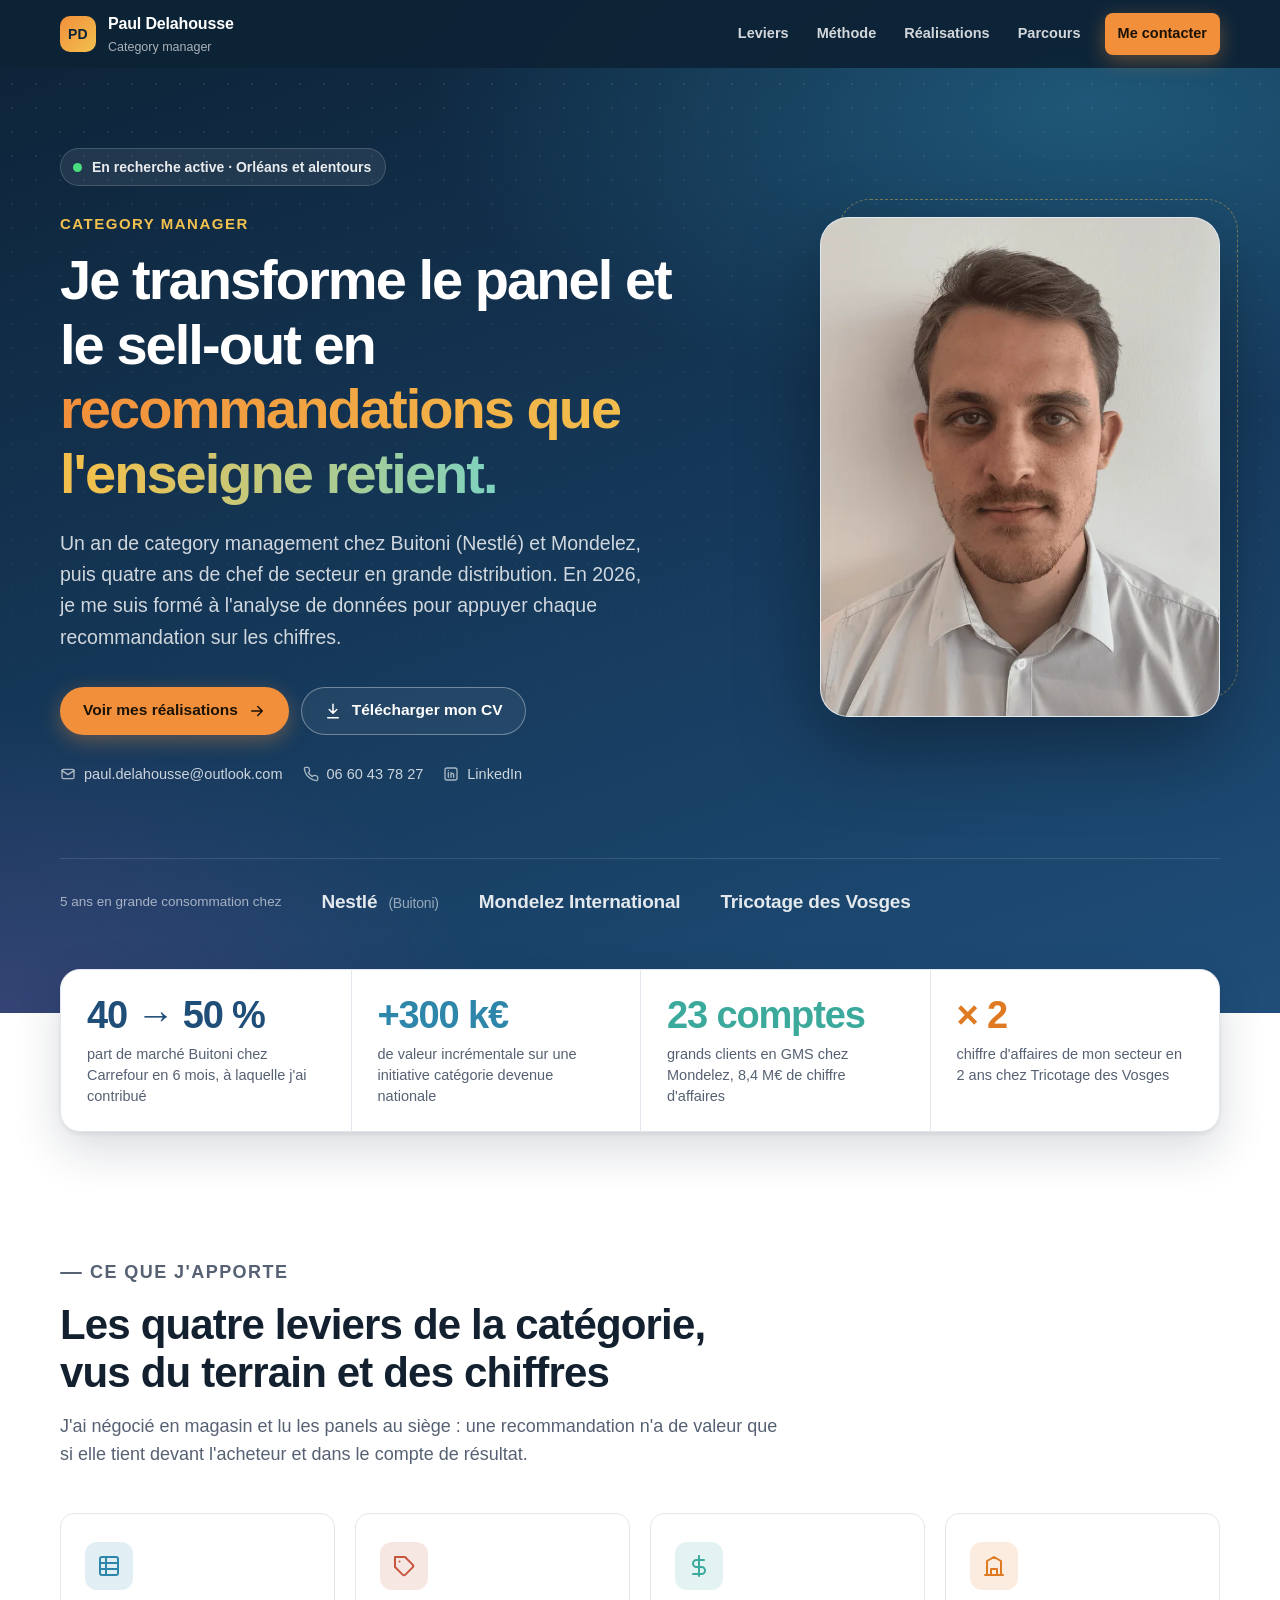
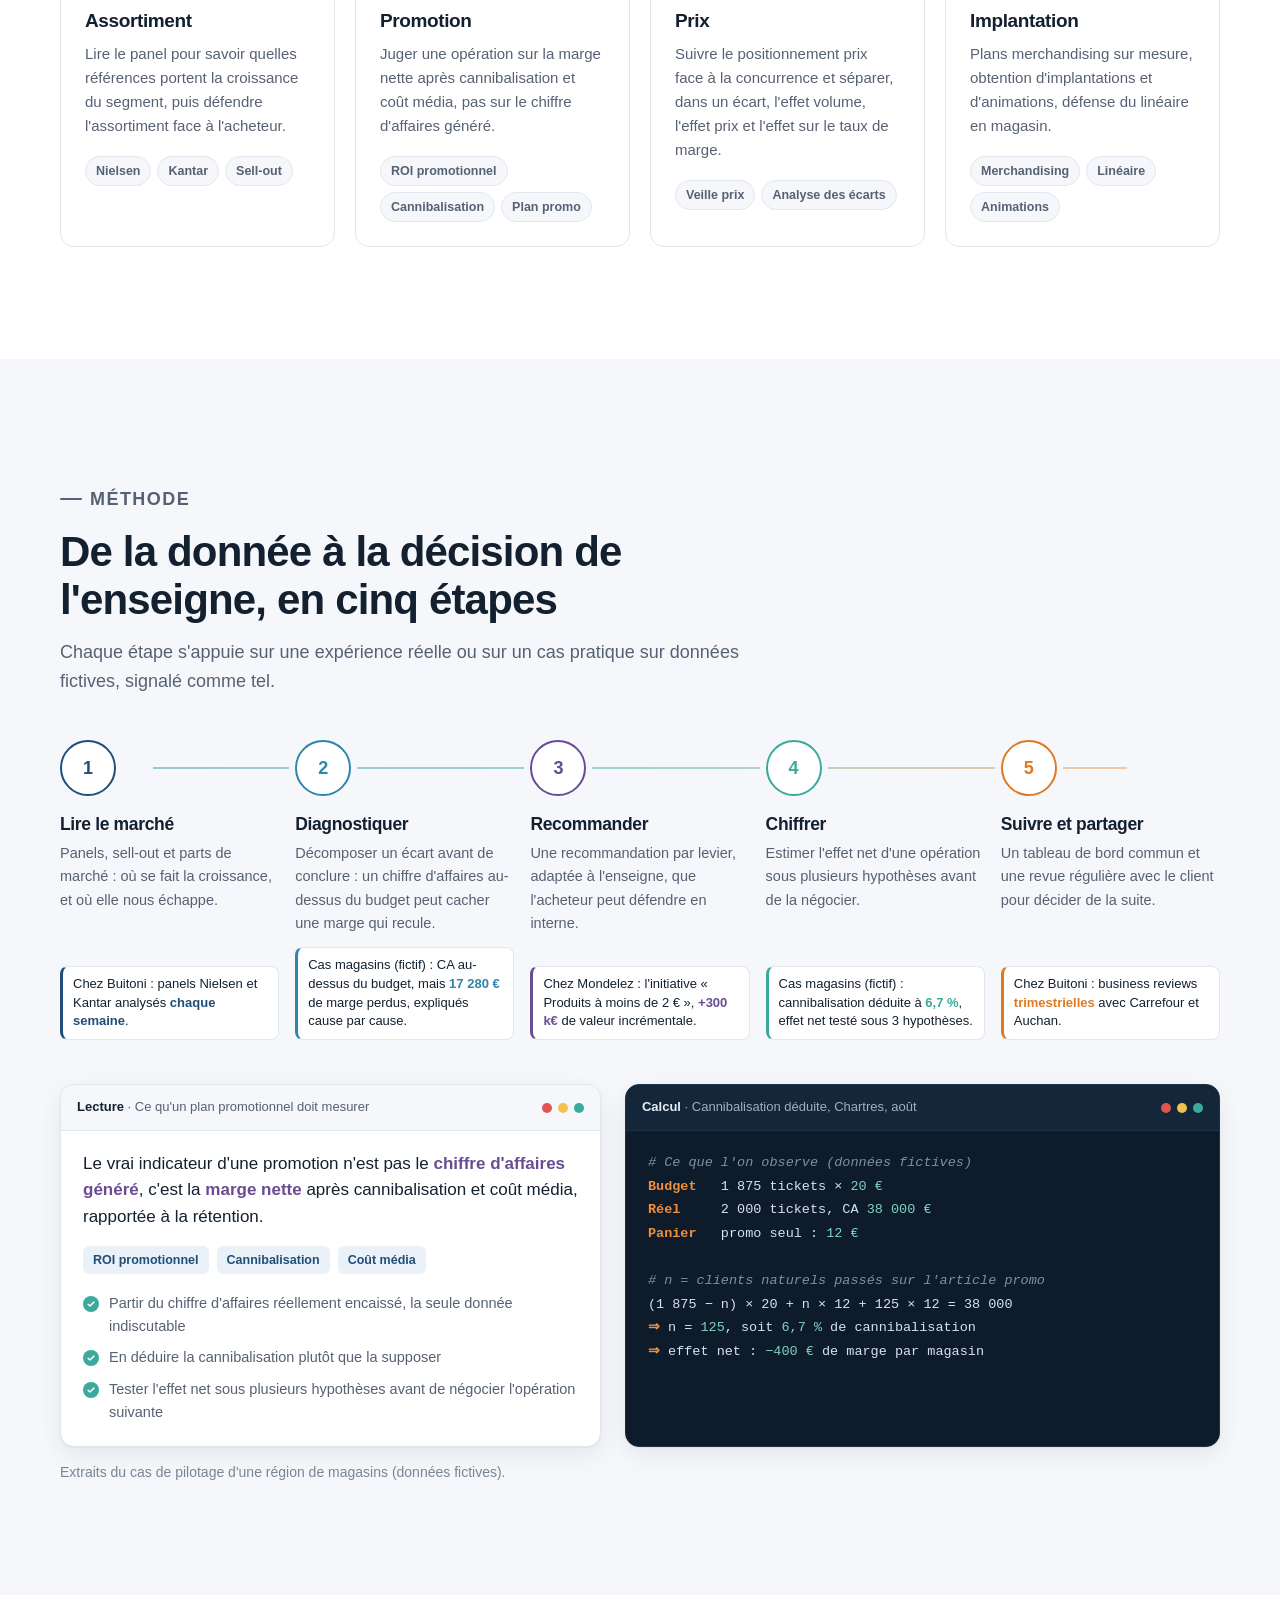
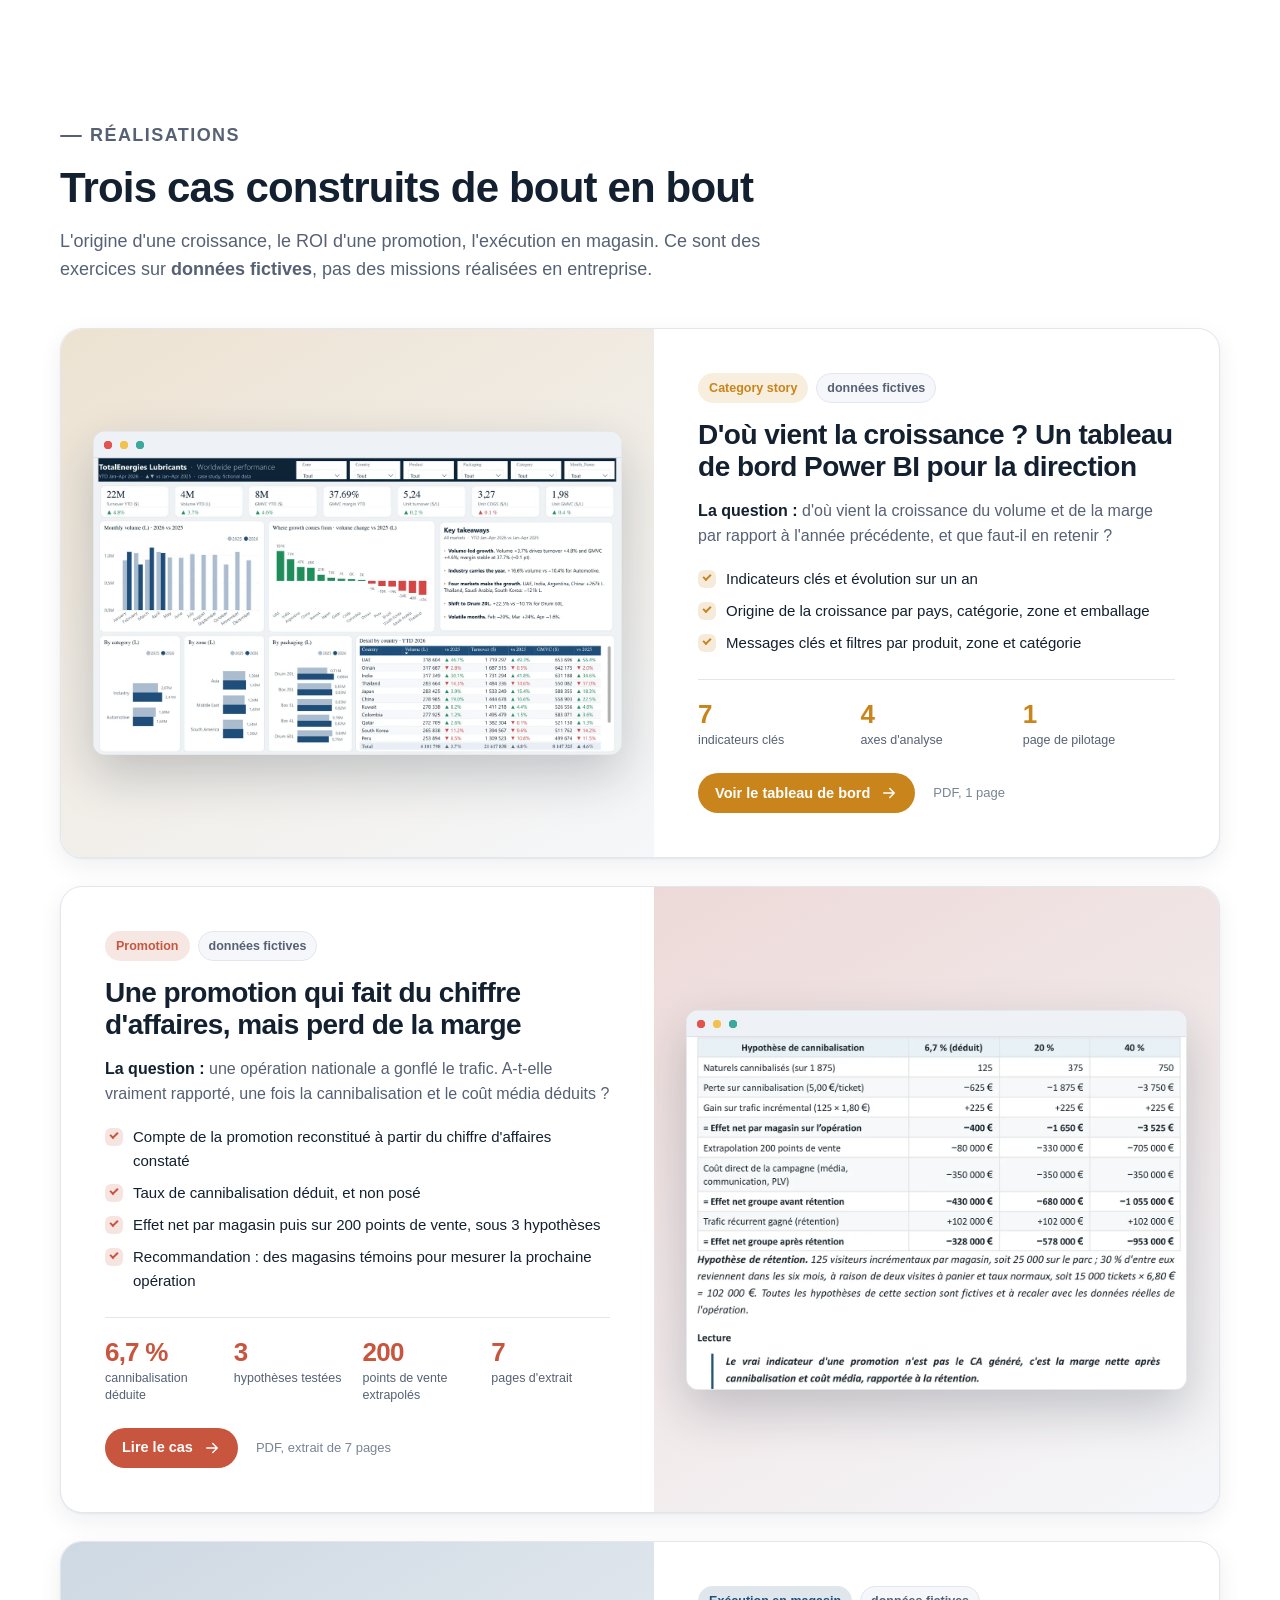
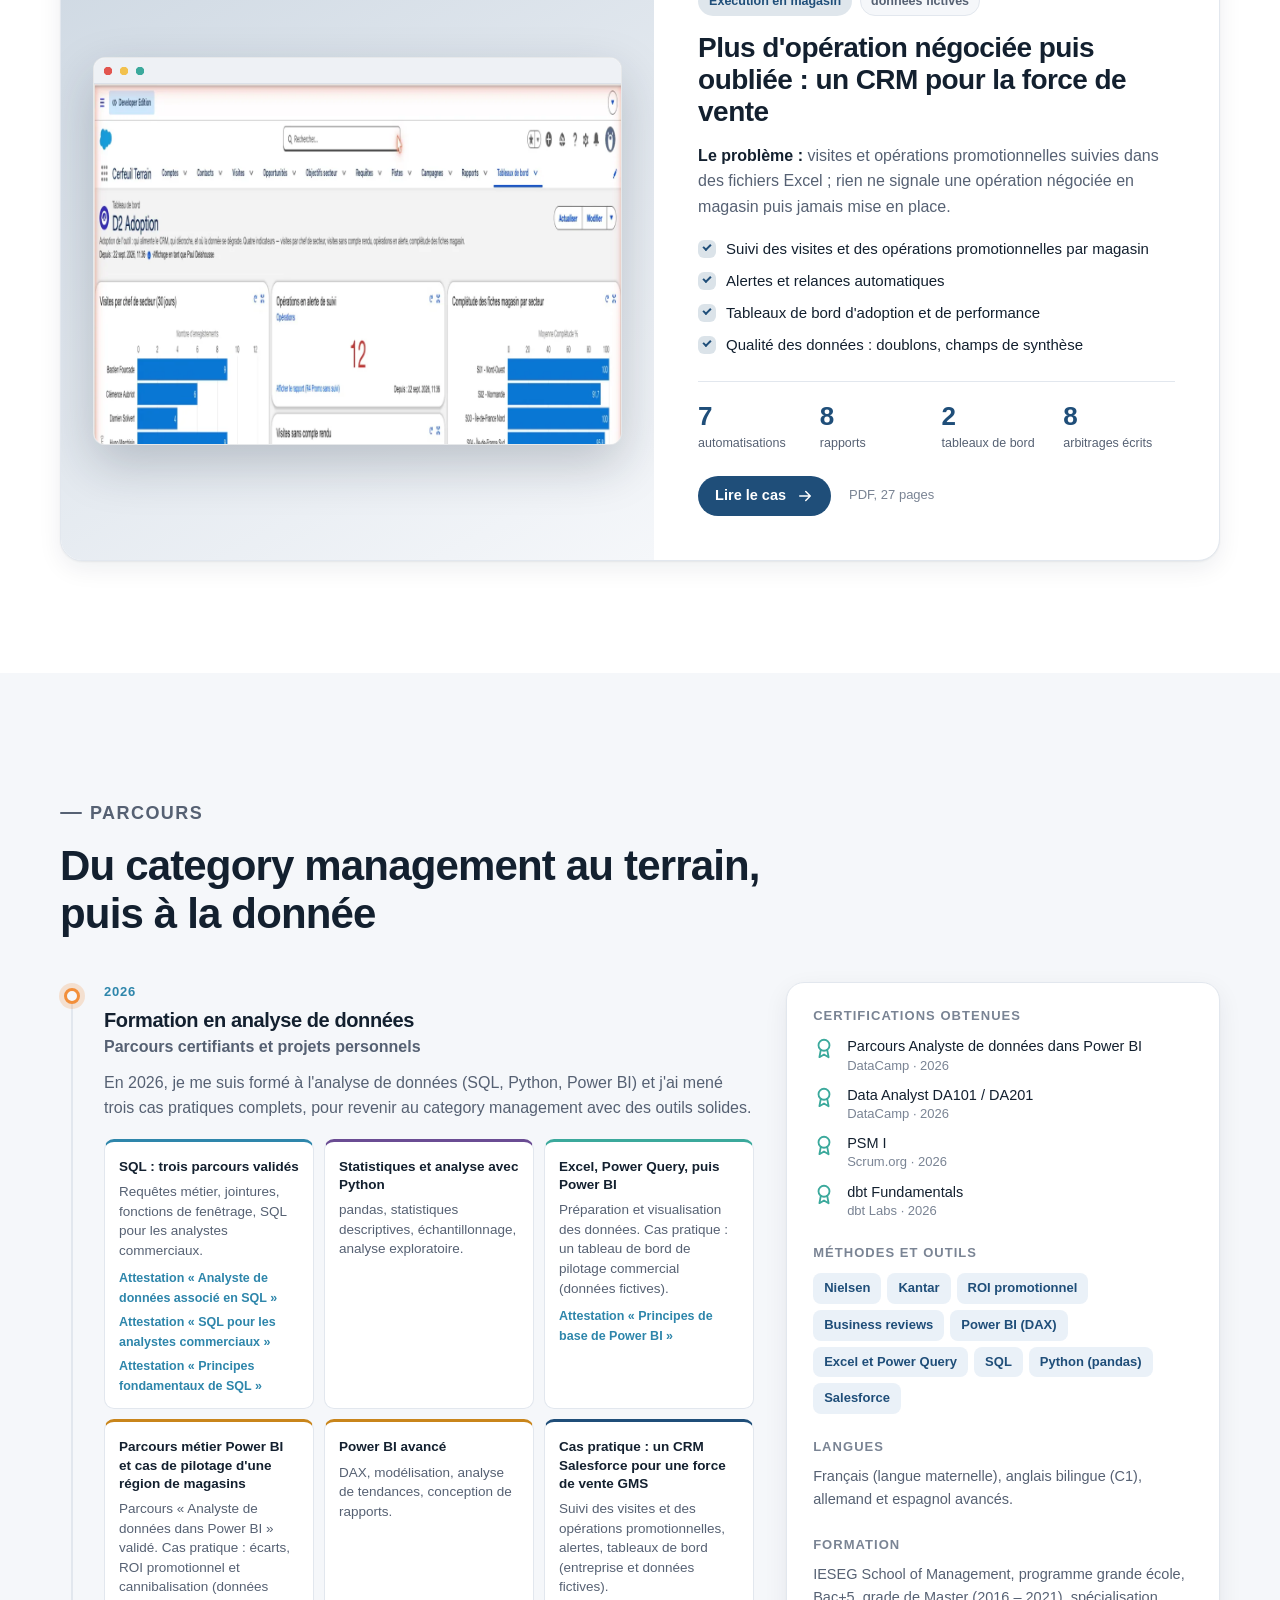
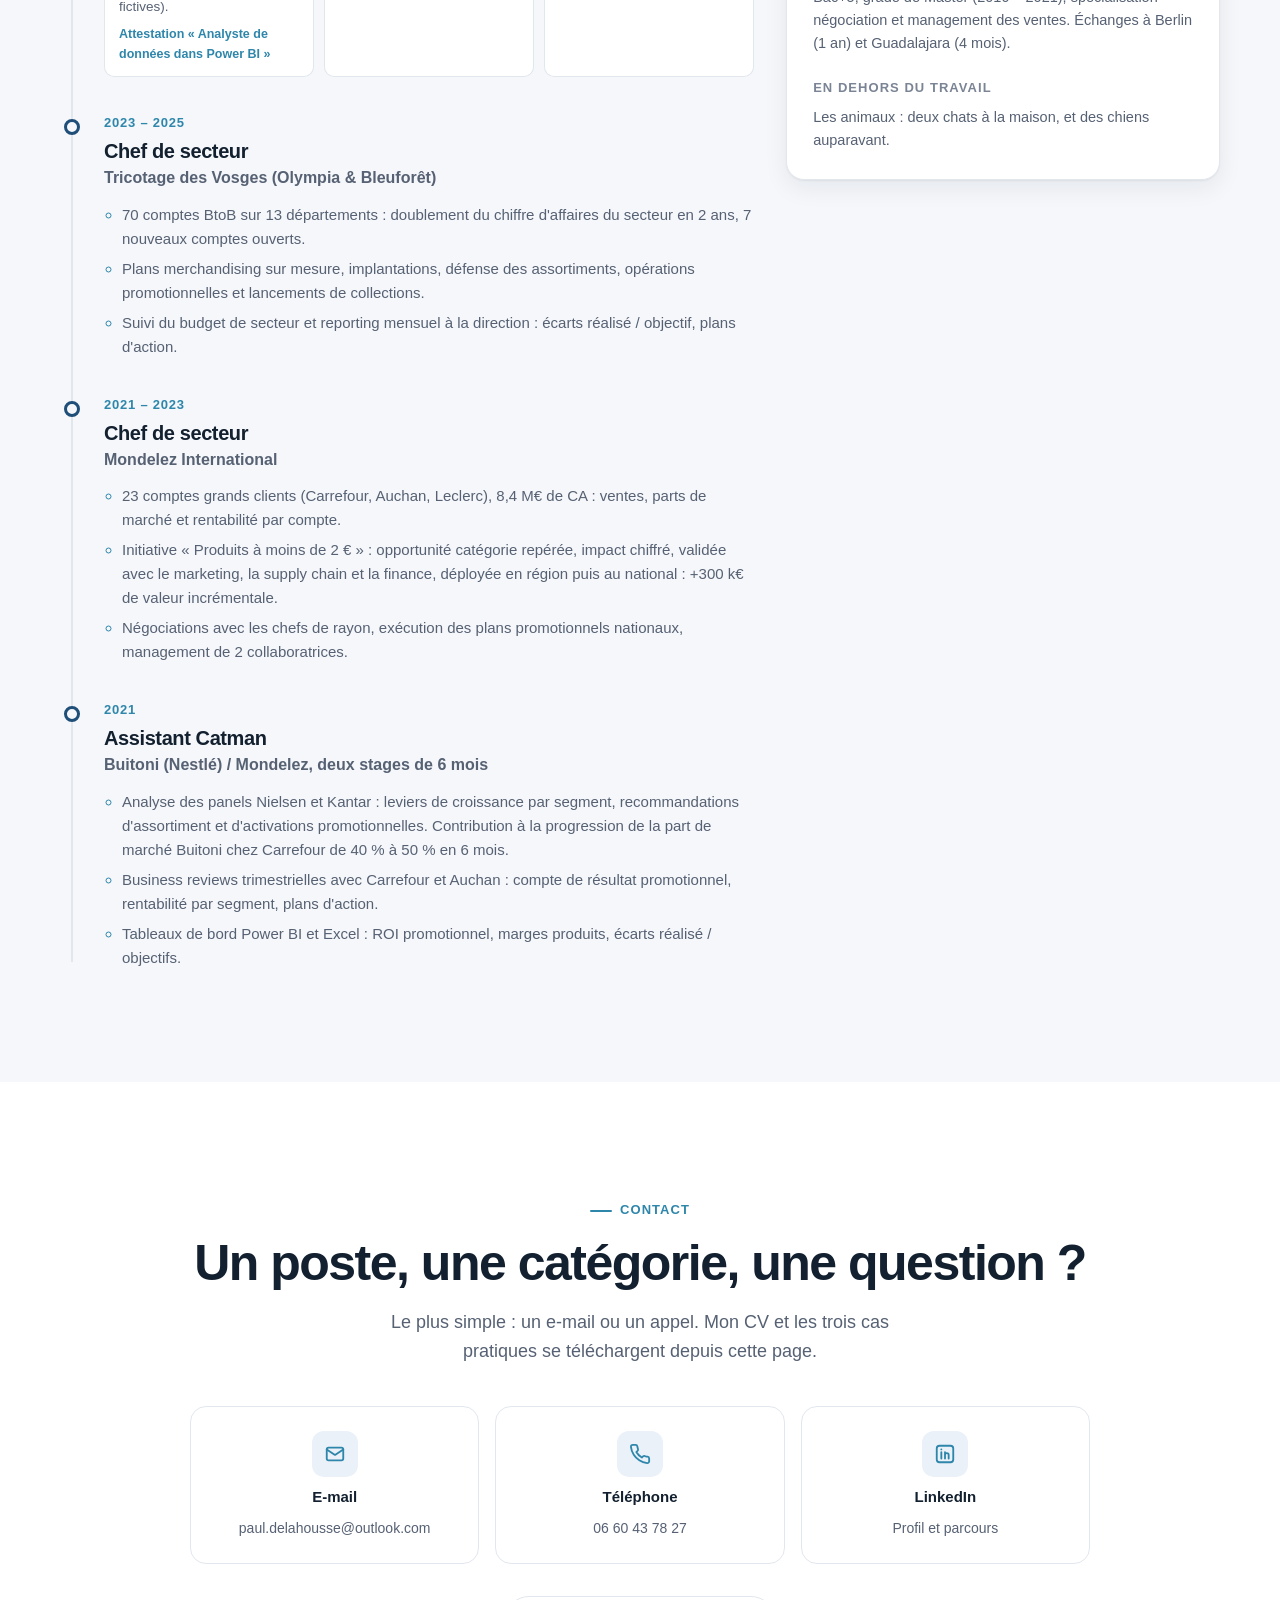
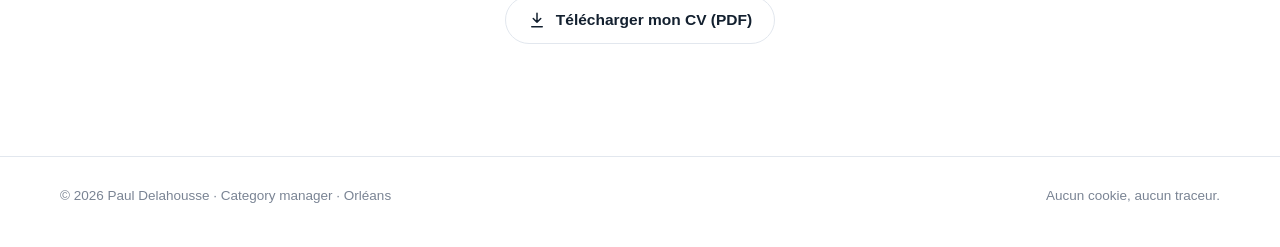
<file: catman/index.html>
<!doctype html>
<html lang="fr">
<head>
<meta charset="utf-8">
<meta name="viewport" content="width=device-width, initial-scale=1">
<meta name="robots" content="noindex, nofollow">
<title>Paul Delahousse — category manager</title>
<meta name="description" content="Category manager à Orléans : panels Nielsen et Kantar, leviers assortiment, promotion, prix et implantation, ROI promotionnel. Cas pratiques et parcours.">
<meta name="theme-color" content="#0D2236">
<link rel="stylesheet" href="catman.css?v=20261026b">
<link rel="preload" as="image" href="paul.webp">
<script>document.documentElement.classList.add("js")</script>
</head>
<body>
<nav class="nav" id="nav" aria-label="Navigation">
  <div class="wrap nav-in">
    <a class="marque" href="./"><span class="mono">PD</span><span>Paul Delahousse<small>Category manager</small></span></a>
    <span class="nav-liens"><a href="#leviers">Leviers</a><a href="#methode">Méthode</a><a href="#cas">Réalisations</a><a href="#parcours">Parcours</a><a class="btn btn-plein btn-petit" href="#contact">Me contacter</a></span>
  </div>
</nav>

<header class="hero">
  <div class="wrap">
    <div class="hero-grille">
      <div>
        <p class="dispo"><span class="point" aria-hidden="true"></span>En recherche active · Orléans et alentours</p>
        <p class="role">Category manager</p>
        <h1>Je transforme le panel et le sell-out en <span class="degrade">recommandations que l'enseigne retient.</span></h1>
        <p class="chapo">Un an de category management chez Buitoni (Nestlé) et Mondelez, puis quatre ans de chef de secteur en grande distribution. En 2026, je me suis formé à l'analyse de données pour appuyer chaque recommandation sur les chiffres.</p>
        <p class="actions">
          <a class="btn btn-plein" href="#cas">Voir mes réalisations <svg viewBox="0 0 24 24" fill="none" stroke="currentColor" stroke-width="2" stroke-linecap="round" stroke-linejoin="round" aria-hidden="true"><path d="M5 12h14M13 6l6 6-6 6"/></svg></a>
          <a class="btn btn-clair" id="lien-cv-haut" href="CV_Paul_Delahousse_category_manager.pdf"><svg viewBox="0 0 24 24" fill="none" stroke="currentColor" stroke-width="2" stroke-linecap="round" stroke-linejoin="round" aria-hidden="true"><path d="M12 3v12M7 10l5 5 5-5M5 21h14"/></svg> Télécharger mon CV</a>
        </p>
        <p class="contacts"><a href="mailto:paul.delahousse@outlook.com?subject=Contact%20%E2%80%94%20category%20manager"><svg viewBox="0 0 24 24" fill="none" stroke="currentColor" stroke-width="2" stroke-linecap="round" stroke-linejoin="round" aria-hidden="true"><rect x="3" y="5" width="18" height="14" rx="2"/><path d="M3 7l9 6 9-6"/></svg>paul.delahousse@outlook.com</a><a href="tel:+33660437827"><svg viewBox="0 0 24 24" fill="none" stroke="currentColor" stroke-width="2" stroke-linecap="round" stroke-linejoin="round" aria-hidden="true"><path d="M22 16.9v3a2 2 0 0 1-2.2 2 19.8 19.8 0 0 1-8.6-3.1 19.5 19.5 0 0 1-6-6A19.8 19.8 0 0 1 2.1 4.2 2 2 0 0 1 4.1 2h3a2 2 0 0 1 2 1.7c.1 1 .4 1.9.7 2.8a2 2 0 0 1-.5 2.1L8 9.9a16 16 0 0 0 6 6l1.3-1.3a2 2 0 0 1 2.1-.4c.9.3 1.8.6 2.8.7a2 2 0 0 1 1.7 2z"/></svg>06 60 43 78 27</a><a href="https://www.linkedin.com/in/paul-delahousse" rel="noopener"><svg viewBox="0 0 24 24" fill="none" stroke="currentColor" stroke-width="2" stroke-linecap="round" stroke-linejoin="round" aria-hidden="true"><rect x="3" y="3" width="18" height="18" rx="3"/><path d="M8 10v7M8 7v.01M12 17v-4a2 2 0 0 1 4 0v4M12 10v7"/></svg>LinkedIn</a></p>
      </div>
      <div class="portrait">
        <div class="portrait-cadre"><img src="paul.webp" width="640" height="800" alt="Portrait de Paul Delahousse"></div>
      </div>
    </div>
    <div class="confiance">
      <p>5 ans en grande consommation chez</p>
      <ul><li>Nestlé <span>(Buitoni)</span></li><li>Mondelez International</li><li>Tricotage des Vosges</li></ul>
    </div>
  </div>
</header>

<section class="chiffres" aria-label="Chiffres clés">
  <div class="wrap"><ul><li class="rv" style="--c:#1F4E79;--c2:#8CC4E8;--d:0.00s"><strong>40 → 50 %</strong><span>part de marché Buitoni chez Carrefour en 6 mois, à laquelle j&#x27;ai contribué</span></li><li class="rv" style="--c:#2E86AB;--c2:#7CC6E6;--d:0.08s"><strong>+300 k€</strong><span>de valeur incrémentale sur une initiative catégorie devenue nationale</span></li><li class="rv" style="--c:#3BA99C;--c2:#7DD3C0;--d:0.16s"><strong>23 comptes</strong><span>grands clients en GMS chez Mondelez, 8,4 M€ de chiffre d&#x27;affaires</span></li><li class="rv" style="--c:#E07A22;--c2:#F5B57A;--d:0.24s"><strong>× 2</strong><span>chiffre d&#x27;affaires de mon secteur en 2 ans chez Tricotage des Vosges</span></li></ul></div>
</section>

<main>
  <section class="section" id="leviers" aria-labelledby="t-leviers">
    <div class="wrap">
      <div class="entete rv"><p class="sur">Ce que j'apporte</p><h2 id="t-leviers">Les quatre leviers de la catégorie, vus du terrain et des chiffres</h2>
        <p>J'ai négocié en magasin et lu les panels au siège : une recommandation n'a de valeur que si elle tient devant l'acheteur et dans le compte de résultat.</p></div>
      <p class="glisser" aria-hidden="true">Faites glisser →</p>
      <div class="services">
<article class="service rv" style="--c:#2E86AB;--d:0.00s"><div class="ico"><svg viewBox="0 0 24 24" fill="none" stroke="currentColor" stroke-width="2" stroke-linecap="round" stroke-linejoin="round" aria-hidden="true"><rect x="3" y="3" width="18" height="18" rx="2"/><path d="M3 9h18M3 15h18M9 3v18"/></svg></div><h3>Assortiment</h3><p>Lire le panel pour savoir quelles références portent la croissance du segment, puis défendre l&#x27;assortiment face à l&#x27;acheteur.</p><ul class="etiquettes"><li>Nielsen</li><li>Kantar</li><li>Sell-out</li></ul></article>
<article class="service rv" style="--c:#C8553D;--d:0.08s"><div class="ico"><svg viewBox="0 0 24 24" fill="none" stroke="currentColor" stroke-width="2" stroke-linecap="round" stroke-linejoin="round" aria-hidden="true"><path d="M20.6 13.4l-7.2 7.2a2 2 0 0 1-2.8 0L3 13V3h10l7.6 7.6a2 2 0 0 1 0 2.8z"/><path d="M7.5 7.5h.01"/></svg></div><h3>Promotion</h3><p>Juger une opération sur la marge nette après cannibalisation et coût média, pas sur le chiffre d&#x27;affaires généré.</p><ul class="etiquettes"><li>ROI promotionnel</li><li>Cannibalisation</li><li>Plan promo</li></ul></article>
<article class="service rv" style="--c:#3BA99C;--d:0.16s"><div class="ico"><svg viewBox="0 0 24 24" fill="none" stroke="currentColor" stroke-width="2" stroke-linecap="round" stroke-linejoin="round" aria-hidden="true"><path d="M12 2v20M17 6H9.5a3.5 3.5 0 0 0 0 7h5a3.5 3.5 0 0 1 0 7H6"/></svg></div><h3>Prix</h3><p>Suivre le positionnement prix face à la concurrence et séparer, dans un écart, l&#x27;effet volume, l&#x27;effet prix et l&#x27;effet sur le taux de marge.</p><ul class="etiquettes"><li>Veille prix</li><li>Analyse des écarts</li></ul></article>
<article class="service rv" style="--c:#E07A22;--d:0.24s"><div class="ico"><svg viewBox="0 0 24 24" fill="none" stroke="currentColor" stroke-width="2" stroke-linecap="round" stroke-linejoin="round" aria-hidden="true"><path d="M3 21h18M5 21V7l7-4 7 4v14M9 21v-6h6v6"/></svg></div><h3>Implantation</h3><p>Plans merchandising sur mesure, obtention d&#x27;implantations et d&#x27;animations, défense du linéaire en magasin.</p><ul class="etiquettes"><li>Merchandising</li><li>Linéaire</li><li>Animations</li></ul></article>
      </div>
    </div>
  </section>

  <section class="section alt" id="methode" aria-labelledby="t-methode">
    <div class="wrap">
      <div class="entete rv"><p class="sur">Méthode</p><h2 id="t-methode">De la donnée à la décision de l'enseigne, en cinq étapes</h2>
        <p>Chaque étape s'appuie sur une expérience réelle ou sur un cas pratique sur données fictives, signalé comme tel.</p></div>
      <ol class="etapes">
<li class="etape rv" style="--c:#1F4E79;--d:0.00s"><span class="num">1</span><h3>Lire le marché</h3><p>Panels, sell-out et parts de marché : où se fait la croissance, et où elle nous échappe.</p><p class="preuve">Chez Buitoni : panels Nielsen et Kantar analysés <b>chaque semaine</b>.</p></li>
<li class="etape rv" style="--c:#2E86AB;--d:0.08s"><span class="num">2</span><h3>Diagnostiquer</h3><p>Décomposer un écart avant de conclure : un chiffre d&#x27;affaires au-dessus du budget peut cacher une marge qui recule.</p><p class="preuve">Cas magasins (fictif) : CA au-dessus du budget, mais <b>17 280 €</b> de marge perdus, expliqués cause par cause.</p></li>
<li class="etape rv" style="--c:#6A4C93;--d:0.16s"><span class="num">3</span><h3>Recommander</h3><p>Une recommandation par levier, adaptée à l&#x27;enseigne, que l&#x27;acheteur peut défendre en interne.</p><p class="preuve">Chez Mondelez : l'initiative « Produits à moins de 2 € », <b>+300 k€</b> de valeur incrémentale.</p></li>
<li class="etape rv" style="--c:#3BA99C;--d:0.24s"><span class="num">4</span><h3>Chiffrer</h3><p>Estimer l&#x27;effet net d&#x27;une opération sous plusieurs hypothèses avant de la négocier.</p><p class="preuve">Cas magasins (fictif) : cannibalisation déduite à <b>6,7 %</b>, effet net testé sous 3 hypothèses.</p></li>
<li class="etape rv" style="--c:#E07A22;--d:0.32s"><span class="num">5</span><h3>Suivre et partager</h3><p>Un tableau de bord commun et une revue régulière avec le client pour décider de la suite.</p><p class="preuve">Chez Buitoni : business reviews <b>trimestrielles</b> avec Carrefour et Auchan.</p></li>
      </ol>
      <div class="extraits">
        <div class="extrait rv">
          <div class="extrait-tete"><span><b>Lecture</b> · Ce qu'un plan promotionnel doit mesurer</span><span class="pastilles" aria-hidden="true"><i></i><i></i><i></i></span></div>
          <div class="extrait-corps">
            <p class="us-texte">Le vrai indicateur d'une promotion n'est pas le <em>chiffre d'affaires généré</em>, c'est la <em>marge nette</em> après cannibalisation et coût média, rapportée à la rétention.</p>
            <p class="us-meta"><span>ROI promotionnel</span><span>Cannibalisation</span><span>Coût média</span></p>
            <ul class="us-criteres"><li>Partir du chiffre d'affaires réellement encaissé, la seule donnée indiscutable</li><li>En déduire la cannibalisation plutôt que la supposer</li><li>Tester l'effet net sous plusieurs hypothèses avant de négocier l'opération suivante</li></ul>
          </div>
        </div>
        <div class="extrait sombre rv" style="--d:.1s">
          <div class="extrait-tete"><span><b>Calcul</b> · Cannibalisation déduite, Chartres, août</span><span class="pastilles" aria-hidden="true"><i></i><i></i><i></i></span></div>
<pre class="code"><span class="c"># Ce que l'on observe (données fictives)</span>
<span class="k">Budget</span>   1 875 tickets × <span class="s">20 €</span>
<span class="k">Réel</span>     2 000 tickets, CA <span class="s">38 000 €</span>
<span class="k">Panier</span>   promo seul : <span class="s">12 €</span>

<span class="c"># n = clients naturels passés sur l'article promo</span>
(1 875 − n) × 20 + n × 12 + 125 × 12 = 38 000
<span class="k">⇒</span> n = <span class="s">125</span>, soit <span class="s">6,7 %</span> de cannibalisation
<span class="k">⇒</span> effet net : <span class="s">−400 €</span> de marge par magasin</pre>
        </div>
      </div>
      <p class="note" style="margin-top:14px">Extraits du cas de pilotage d'une région de magasins (données fictives).</p>
    </div>
  </section>

  <section class="section" id="cas" aria-labelledby="t-cas">
    <div class="wrap">
      <div class="entete rv"><p class="sur">Réalisations</p><h2 id="t-cas">Trois cas construits de bout en bout</h2>
        <p>L'origine d'une croissance, le ROI d'une promotion, l'exécution en magasin. Ce sont des exercices sur <b>données fictives</b>, pas des missions réalisées en entreprise.</p></div>
      <div class="cas-liste">
<article class="cas rv" style="--c:#C9851B"><a class="cas-visuel" href="../cas-power-bi-lubrifiants.pdf" aria-label="Voir le tableau de bord : D&#x27;où vient la croissance ? Un tableau de bord Power BI pour la direction"><div class="navigateur"><img src="powerbi-tableau.webp" width="1400" height="785" loading="lazy" alt="Tableau de bord Power BI : indicateurs 2026 contre 2025, origine de la croissance par pays et messages clés"></div></a><div class="cas-texte"><p class="tags"><span class="tag fort">Category story</span><span class="tag">données fictives</span></p><h3>D&#x27;où vient la croissance ? Un tableau de bord Power BI pour la direction</h3><p class="probleme"><b>La question :</b> d'où vient la croissance du volume et de la marge par rapport à l'année précédente, et que faut-il en retenir ?</p><ul class="livrables"><li>Indicateurs clés et évolution sur un an</li><li>Origine de la croissance par pays, catégorie, zone et emballage</li><li>Messages clés et filtres par produit, zone et catégorie</li></ul><div class="mesures trois"><div><strong>7</strong><span>indicateurs clés</span></div><div><strong>4</strong><span>axes d&#x27;analyse</span></div><div><strong>1</strong><span>page de pilotage</span></div></div><p class="bas"><a class="btn btn-petit" href="../cas-power-bi-lubrifiants.pdf">Voir le tableau de bord <svg viewBox="0 0 24 24" fill="none" stroke="currentColor" stroke-width="2" stroke-linecap="round" stroke-linejoin="round" aria-hidden="true"><path d="M5 12h14M13 6l6 6-6 6"/></svg></a><small>PDF, 1 page</small></p></div></article>
<article class="cas rv" style="--c:#C8553D"><a class="cas-visuel" href="cas-roi-promotionnel-retail.pdf" aria-label="Lire le cas : Une promotion qui fait du chiffre d&#x27;affaires, mais perd de la marge"><div class="navigateur"><img src="roi-promotion.webp" width="1200" height="847" loading="lazy" alt="Tableau : effet net de la promotion par magasin et pour le groupe selon trois hypothèses de cannibalisation"></div></a><div class="cas-texte"><p class="tags"><span class="tag fort">Promotion</span><span class="tag">données fictives</span></p><h3>Une promotion qui fait du chiffre d&#x27;affaires, mais perd de la marge</h3><p class="probleme"><b>La question :</b> une opération nationale a gonflé le trafic. A-t-elle vraiment rapporté, une fois la cannibalisation et le coût média déduits ?</p><ul class="livrables"><li>Compte de la promotion reconstitué à partir du chiffre d&#x27;affaires constaté</li><li>Taux de cannibalisation déduit, et non posé</li><li>Effet net par magasin puis sur 200 points de vente, sous 3 hypothèses</li><li>Recommandation : des magasins témoins pour mesurer la prochaine opération</li></ul><div class="mesures"><div><strong>6,7 %</strong><span>cannibalisation déduite</span></div><div><strong>3</strong><span>hypothèses testées</span></div><div><strong>200</strong><span>points de vente extrapolés</span></div><div><strong>7</strong><span>pages d&#x27;extrait</span></div></div><p class="bas"><a class="btn btn-petit" href="cas-roi-promotionnel-retail.pdf">Lire le cas <svg viewBox="0 0 24 24" fill="none" stroke="currentColor" stroke-width="2" stroke-linecap="round" stroke-linejoin="round" aria-hidden="true"><path d="M5 12h14M13 6l6 6-6 6"/></svg></a><small>PDF, extrait de 7 pages</small></p></div></article>
<article class="cas rv" style="--c:#1F4E79"><a class="cas-visuel" href="cas-crm-salesforce.pdf" aria-label="Lire le cas : Plus d&#x27;opération négociée puis oubliée : un CRM pour la force de vente"><div class="navigateur haut"><img src="crm-adoption.webp" width="1200" height="1351" loading="lazy" alt="Tableau de bord d'adoption construit dans Salesforce"></div></a><div class="cas-texte"><p class="tags"><span class="tag fort">Exécution en magasin</span><span class="tag">données fictives</span></p><h3>Plus d&#x27;opération négociée puis oubliée : un CRM pour la force de vente</h3><p class="probleme"><b>Le problème :</b> visites et opérations promotionnelles suivies dans des fichiers Excel ; rien ne signale une opération négociée en magasin puis jamais mise en place.</p><ul class="livrables"><li>Suivi des visites et des opérations promotionnelles par magasin</li><li>Alertes et relances automatiques</li><li>Tableaux de bord d&#x27;adoption et de performance</li><li>Qualité des données : doublons, champs de synthèse</li></ul><div class="mesures"><div><strong>7</strong><span>automatisations</span></div><div><strong>8</strong><span>rapports</span></div><div><strong>2</strong><span>tableaux de bord</span></div><div><strong>8</strong><span>arbitrages écrits</span></div></div><p class="bas"><a class="btn btn-petit" href="cas-crm-salesforce.pdf">Lire le cas <svg viewBox="0 0 24 24" fill="none" stroke="currentColor" stroke-width="2" stroke-linecap="round" stroke-linejoin="round" aria-hidden="true"><path d="M5 12h14M13 6l6 6-6 6"/></svg></a><small>PDF, 27 pages</small></p></div></article>
      </div>
    </div>
  </section>

  <section class="section alt" id="parcours" aria-labelledby="t-parcours">
    <div class="wrap">
      <div class="entete rv"><p class="sur">Parcours</p><h2 id="t-parcours">Du category management au terrain, puis à la donnée</h2></div>
      <div class="parcours">
        <ol class="ligne-temps">
          <li class="poste actuel rv"><p class="periode">2026</p><h3>Formation en analyse de données</h3>
            <p class="ou">Parcours certifiants et projets personnels</p>
            <p>En 2026, je me suis formé à l'analyse de données (SQL, Python, Power BI) et j'ai mené trois cas pratiques complets, pour revenir au category management avec des outils solides.</p>
            <p class="glisser" aria-hidden="true">Faites glisser →</p>
            <ol class="frise">
<li class="d-sql"><p class="titre">SQL : trois parcours validés</p><p class="texte">Requêtes métier, jointures, fonctions de fenêtrage, SQL pour les analystes commerciaux.</p><p class="liens"><a href="https://www.datacamp.com/statement-of-accomplishment/track/b2954713bcf47606adf86395728bf1c26174f147" rel="noopener">Attestation « Analyste de données associé en SQL »</a><a href="https://www.datacamp.com/statement-of-accomplishment/track/7f18c92183131297e05d563a1ec64a7b65d7102e" rel="noopener">Attestation « SQL pour les analystes commerciaux »</a><a href="https://www.datacamp.com/statement-of-accomplishment/track/72934d9ff8d862470309f7d355c5117a73896176" rel="noopener">Attestation « Principes fondamentaux de SQL »</a></p></li>
<li class="d-stats"><p class="titre">Statistiques et analyse avec Python</p><p class="texte">pandas, statistiques descriptives, échantillonnage, analyse exploratoire.</p></li>
<li class="d-excel"><p class="titre">Excel, Power Query, puis Power BI</p><p class="texte">Préparation et visualisation des données. Cas pratique : un tableau de bord de pilotage commercial (données fictives).</p><p class="liens"><a href="https://www.datacamp.com/statement-of-accomplishment/track/5e262b0f8882d80b4f0819928ed3495bbc2f408d" rel="noopener">Attestation « Principes de base de Power BI »</a></p></li>
<li class="d-pbi"><p class="titre">Parcours métier Power BI et cas de pilotage d&#x27;une région de magasins</p><p class="texte">Parcours « Analyste de données dans Power BI » validé. Cas pratique : écarts, ROI promotionnel et cannibalisation (données fictives).</p><p class="liens"><a href="https://www.datacamp.com/statement-of-accomplishment/track/d11b9e83e3bf4a6b7c935522fb17b5a67e0843f1" rel="noopener">Attestation « Analyste de données dans Power BI »</a></p></li>
<li class="d-pbi"><p class="titre">Power BI avancé</p><p class="texte">DAX, modélisation, analyse de tendances, conception de rapports.</p></li>
<li class="d-crm"><p class="titre">Cas pratique : un CRM Salesforce pour une force de vente GMS</p><p class="texte">Suivi des visites et des opérations promotionnelles, alertes, tableaux de bord (entreprise et données fictives).</p></li>
            </ol>
          </li>
<li class="poste rv"><p class="periode">2023 – 2025</p><h3>Chef de secteur</h3><p class="ou">Tricotage des Vosges (Olympia &amp; Bleuforêt)</p><ul><li>70 comptes BtoB sur 13 départements : doublement du chiffre d&#x27;affaires du secteur en 2 ans, 7 nouveaux comptes ouverts.</li><li>Plans merchandising sur mesure, implantations, défense des assortiments, opérations promotionnelles et lancements de collections.</li><li>Suivi du budget de secteur et reporting mensuel à la direction : écarts réalisé / objectif, plans d&#x27;action.</li></ul></li>
<li class="poste rv"><p class="periode">2021 – 2023</p><h3>Chef de secteur</h3><p class="ou">Mondelez International</p><ul><li>23 comptes grands clients (Carrefour, Auchan, Leclerc), 8,4 M€ de CA : ventes, parts de marché et rentabilité par compte.</li><li>Initiative « Produits à moins de 2 € » : opportunité catégorie repérée, impact chiffré, validée avec le marketing, la supply chain et la finance, déployée en région puis au national : +300 k€ de valeur incrémentale.</li><li>Négociations avec les chefs de rayon, exécution des plans promotionnels nationaux, management de 2 collaboratrices.</li></ul></li>
<li class="poste rv"><p class="periode">2021</p><h3>Assistant Catman</h3><p class="ou">Buitoni (Nestlé) / Mondelez, deux stages de 6 mois</p><ul><li>Analyse des panels Nielsen et Kantar : leviers de croissance par segment, recommandations d&#x27;assortiment et d&#x27;activations promotionnelles. Contribution à la progression de la part de marché Buitoni chez Carrefour de 40 % à 50 % en 6 mois.</li><li>Business reviews trimestrielles avec Carrefour et Auchan : compte de résultat promotionnel, rentabilité par segment, plans d&#x27;action.</li><li>Tableaux de bord Power BI et Excel : ROI promotionnel, marges produits, écarts réalisé / objectifs.</li></ul></li>
        </ol>
        <aside class="fiche rv">
          <h3>Certifications obtenues</h3>
          <ul class="certifs"><li><svg viewBox="0 0 24 24" fill="none" stroke="currentColor" stroke-width="2" stroke-linecap="round" stroke-linejoin="round" aria-hidden="true"><circle cx="12" cy="9" r="6"/><path d="M8.5 14L7 22l5-3 5 3-1.5-8"/></svg><div>Parcours Analyste de données dans Power BI<span>DataCamp · 2026</span></div></li><li><svg viewBox="0 0 24 24" fill="none" stroke="currentColor" stroke-width="2" stroke-linecap="round" stroke-linejoin="round" aria-hidden="true"><circle cx="12" cy="9" r="6"/><path d="M8.5 14L7 22l5-3 5 3-1.5-8"/></svg><div>Data Analyst DA101 / DA201<span>DataCamp · 2026</span></div></li><li><svg viewBox="0 0 24 24" fill="none" stroke="currentColor" stroke-width="2" stroke-linecap="round" stroke-linejoin="round" aria-hidden="true"><circle cx="12" cy="9" r="6"/><path d="M8.5 14L7 22l5-3 5 3-1.5-8"/></svg><div>PSM I<span>Scrum.org · 2026</span></div></li><li><svg viewBox="0 0 24 24" fill="none" stroke="currentColor" stroke-width="2" stroke-linecap="round" stroke-linejoin="round" aria-hidden="true"><circle cx="12" cy="9" r="6"/><path d="M8.5 14L7 22l5-3 5 3-1.5-8"/></svg><div>dbt Fundamentals<span>dbt Labs · 2026</span></div></li></ul>
          <h3>Méthodes et outils</h3>
          <ul class="outils"><li>Nielsen</li><li>Kantar</li><li>ROI promotionnel</li><li>Business reviews</li><li>Power BI (DAX)</li><li>Excel et Power Query</li><li>SQL</li><li>Python (pandas)</li><li>Salesforce</li></ul>
          <h3>Langues</h3>
          <p>Français (langue maternelle), anglais bilingue (C1), allemand et espagnol avancés.</p>
          <h3>Formation</h3>
          <p>IESEG School of Management, programme grande école, Bac+5, grade de Master (2016 – 2021), spécialisation négociation et management des ventes. Échanges à Berlin (1 an) et Guadalajara (4 mois).</p>
          <h3>En dehors du travail</h3>
          <p>Les animaux : deux chats à la maison, et des chiens auparavant.</p>
        </aside>
      </div>
    </div>
  </section>

  <section class="section contact" id="contact" aria-labelledby="t-contact">
    <div class="wrap">
      <p class="sur rv">Contact</p>
      <h2 id="t-contact" class="rv">Un poste, une catégorie, une question ?</h2>
      <p class="chapo rv">Le plus simple : un e-mail ou un appel. Mon CV et les trois cas pratiques se téléchargent depuis cette page.</p>
      <div class="contact-cartes">
        <a class="contact-carte rv" href="mailto:paul.delahousse@outlook.com?subject=Contact%20%E2%80%94%20category%20manager"><span class="ico"><svg viewBox="0 0 24 24" fill="none" stroke="currentColor" stroke-width="2" stroke-linecap="round" stroke-linejoin="round" aria-hidden="true"><rect x="3" y="5" width="18" height="14" rx="2"/><path d="M3 7l9 6 9-6"/></svg></span><b>E-mail</b><span>paul.delahousse@outlook.com</span></a>
        <a class="contact-carte rv" style="--d:.08s" href="tel:+33660437827"><span class="ico"><svg viewBox="0 0 24 24" fill="none" stroke="currentColor" stroke-width="2" stroke-linecap="round" stroke-linejoin="round" aria-hidden="true"><path d="M22 16.9v3a2 2 0 0 1-2.2 2 19.8 19.8 0 0 1-8.6-3.1 19.5 19.5 0 0 1-6-6A19.8 19.8 0 0 1 2.1 4.2 2 2 0 0 1 4.1 2h3a2 2 0 0 1 2 1.7c.1 1 .4 1.9.7 2.8a2 2 0 0 1-.5 2.1L8 9.9a16 16 0 0 0 6 6l1.3-1.3a2 2 0 0 1 2.1-.4c.9.3 1.8.6 2.8.7a2 2 0 0 1 1.7 2z"/></svg></span><b>Téléphone</b><span>06 60 43 78 27</span></a>
        <a class="contact-carte rv" style="--d:.16s" href="https://www.linkedin.com/in/paul-delahousse" rel="noopener"><span class="ico"><svg viewBox="0 0 24 24" fill="none" stroke="currentColor" stroke-width="2" stroke-linecap="round" stroke-linejoin="round" aria-hidden="true"><rect x="3" y="3" width="18" height="18" rx="3"/><path d="M8 10v7M8 7v.01M12 17v-4a2 2 0 0 1 4 0v4M12 10v7"/></svg></span><b>LinkedIn</b><span>Profil et parcours</span></a>
      </div>
      <p class="actions rv"><a class="btn btn-ligne" id="lien-cv" href="CV_Paul_Delahousse_category_manager.pdf"><svg viewBox="0 0 24 24" fill="none" stroke="currentColor" stroke-width="2" stroke-linecap="round" stroke-linejoin="round" aria-hidden="true"><path d="M12 3v12M7 10l5 5 5-5M5 21h14"/></svg> Télécharger mon CV (PDF)</a></p>
    </div>
  </section>
</main>

<footer class="pied">
  <div class="wrap"><span>© 2026 Paul Delahousse · Category manager · Orléans</span><span>Aucun cookie, aucun traceur.</span></div>
</footer>
<script src="catman.js?v=20261026b"></script>
</body>
</html>
</file>
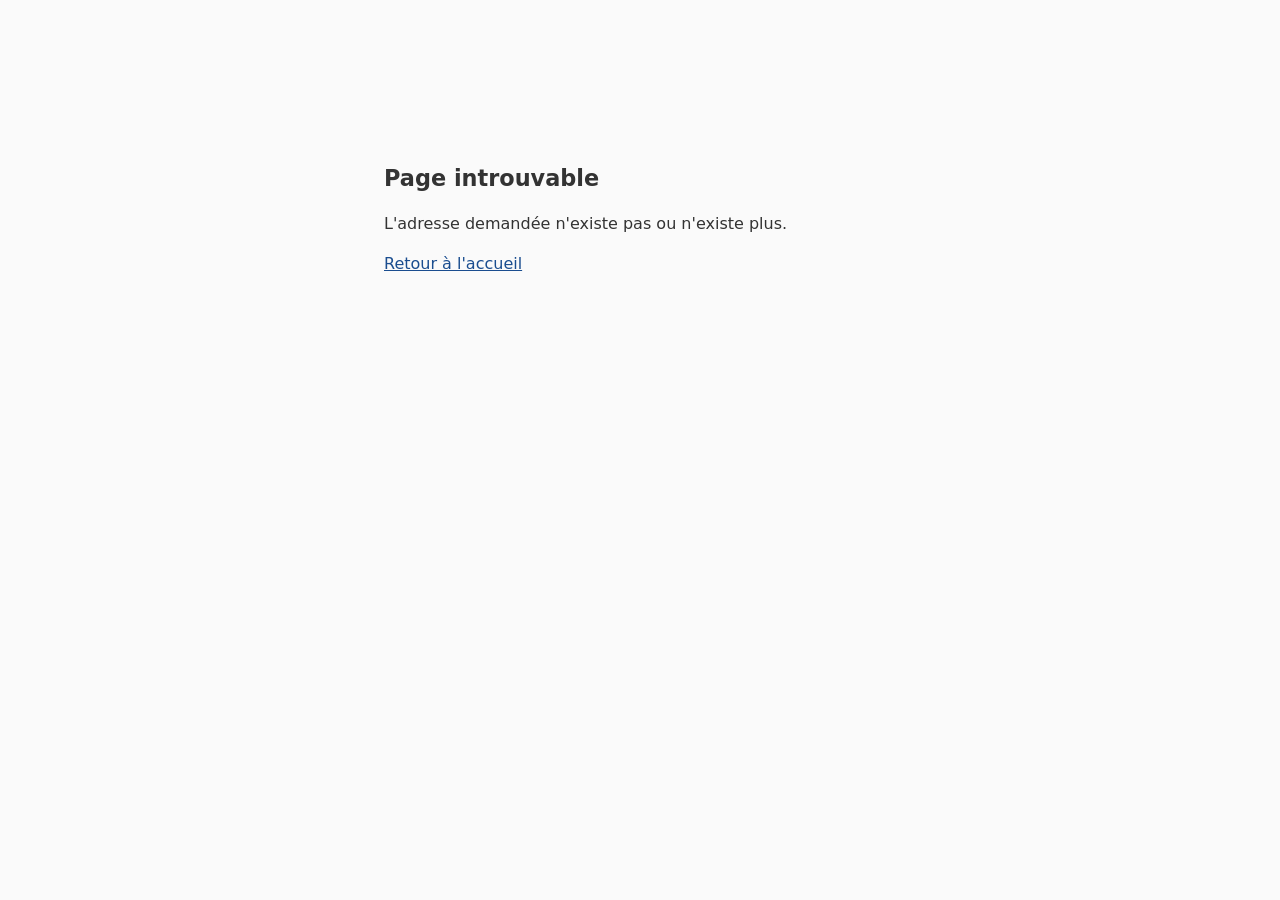
<file: p9dtam3fxv/index.html>
<!doctype html>
<html lang="fr">
<head>
<meta charset="utf-8">
<meta name="viewport" content="width=device-width, initial-scale=1">
<meta name="robots" content="noindex, nofollow, noarchive, nosnippet">
<meta name="referrer" content="no-referrer">
<title>Page introuvable</title>
<style>
html,body{margin:0;background:#fafafa;color:#333;font:16px/1.5 system-ui,-apple-system,"Segoe UI",sans-serif}
#porte{max-width:32rem;margin:18vh auto;padding:0 16px}
#porte h1{font-size:1.4rem;margin:0 0 .5rem}
#porte a{color:#1a4d8f}
.attente #porte{display:none}
.attente{background:#15110d}
</style>
</head>
<body>
<main id="porte">
<h1>Page introuvable</h1>
<p>L'adresse demandée n'existe pas ou n'existe plus.</p>
<p><a href="/">Retour à l'accueil</a></p>
</main>
<script id="parchemin" type="application/octet-stream">6f2I65zgDug8ryt8WTFK41bhboS0o399pdKg2NGWdXGLrq2TOa7DB3bq158hChbICMw3JE3bgsn4HfL8v1+NlzFJzRFQvhnesaSFDDn9B86aj+YqYxRyY/MFhlJYxxntItefH7ptioQMTjHEHRiGWkk7t9r1XD1P4pVpc+ug3XOQkKP7almSL9cHpdd4KBtSa4M6HsEMeBexBFPpJK8fQqzJP4VrLRF6VEF7BoaIjxiPAe32QqZBeFY2aM4p9x2hw0trFCENFM8tfrtsxuMz8t0w79SOBpbP+YkPaePOvBD4k/2zPOCHeUeATt+l1t28Xqnwn4hFNi20dVVFQoKW+5nVzYVnt54duOx08hNaqEn9U0Cfr+D9tQ0MdWdoDHhEQY5yIPdiP8UtiRNvCwJISmrfmYncOoANc3r0D4rqAa+2lJOryYXLVxJhAEg107Vy1jPrJIqY3kXt3bbpYfI04V6szcIs7cU3FNI2Xc6Zem2JZRE3n/triG1iOvNb5xRpTkoHfP0XD9Lcaq9V+2EQ492r+ooqya5mOeE4xGGxG/wHVbKuOemDtRRVc/MYlOLaGQYwVzv3alDRWEvZa87bR7+DqyuuFTDiTTUK73sjn0uwaDyc/tyHa4guJJptGhsiviB28haGMBIEXU7DCGbsoWMBYUFQ6pPX8OcNfHZYK+NYsvkq5fV15Tj304Qr+QNZ1uwMhBt7dmOAkeGN9m01aTWOrBrzj2nbfG/eo8bGddl1l+IqGrNXUzYfbayQqTHdlvObJnPCJ8mnvyHBNRZiXO/Ui158D2iAJZuqeful5Va2t9Unkl9As9RBt2aoxTZEvGxm1GUVf0rAX4e9ki2FuMHucfKBgI+T5xwvSRyqdd7bKJ78a1uIRww23yXexn99QF3l4Md/JYNpXIJ97m3g/[base64]/jxEeqrPP7tBBaPdLQ1Qsm6sxNlNGk2a1916j9fBhh01Lk0bmorXJIa7j4Y3+CuF/mMqJwM0sU3bqmnYc47AF7T/UeRryyax3tci7nSHtZtcqnlOezyI4SgAV6o25K+jB/E9Ii4Pd1DSnbhZpP9qOh8dgt2G1jczYxlLL4u7oer6OAgpLgDCyCtBMiE8S1raRU0fp/fBFjbxvUsImcOVsFtuUuAl6m6AwHR3vOA6DPxGmdtFW0HZS2KEcUfZKLpUVArmQ74EtsJUwWEsUOF7oVXgqyd90ilEbptpo2mU0TTQtDQhBJBzMB8vDExo0XXS/[base64]/KNM7TfMOtRXtmbdtlCmA88vZzJ7p/yKl9ITNFbobx5c0aOGdg7jDGaCAdibnh+VCNT6dNZaMlTYSJSWvI1mA2tmxVqB4yQCJgXuW9TGIuvhOS8vc5iC/o5l37ThqgxPMw9M91KG+pkiTBl19+NOK2Xj0zVgK8i3mvddVlmbMsFlWoJ5p58MDTTU1THvGM6nSQWJr2lA9X/vhg2GYrMPw9JRam0JGm/H3MQDuVVIIc4gYPYo4fkd3FnObIzjNPzBOWv6GDcyceNPMoRv0GMytxTxLKvSehag7XbLuz4o1kIeHcRLQZ+fb9LTIfQqcNTDgrTzLx/hPIZSFvOA5maBj/xNHBzXpmmCFDS3T+/XZi/48Yv/KQIB7eQD/xzlCrwgw05FMsC7Qt+2NJygESo6QSoNlc0Mw4tIhofAXbOz/h9tRvEK+WEycbLf1Wa/2zvCf47OyJDQYVfiOaN1vG/8d+xnW4nJByKNj6a3gPqA0gfM4g7HZmYa0kmgHIHro3SdAT3y3sr2D/L+peCsFPhvjMUEDOlyVxNvaTxHkiCdlIHpgsWKImRKRAyuv9iwvGzih4RZezqhRGHOwsKWUdrzgb28VM3G4LIOCHRZ5aWERAKfoVvQEreX1DM4YBqUjGpOzRlTjZZkSwTY1QuwxgLvlpBc5PMrMc7ads53wtURa+Q+zy/BERawzcmHSugYWChJS8AtGpNJRI1Vg/KH3A9XGp0Ize7rokGqDctOu24QcP0FOWqKrpmfpHyIONzWZzfLOCp/Q/APjYFi+vlTigtXwtwW0YoM1qU3XoC18i6XecKgH+bjFdPaj9fxiY37NnI0sPpo+tBuQ0mj4xAPav+Zxpue21xuRI+1gkJ/hZtG4FDxcg+gYngd9jSBJ2G7yUCo2bdaOw/hOo2crG7yrnfKnNgFSHTSXiZ5cCzfG2xW8EJ2gaCa4G4KmD9PVNld/Jem+tbZotu+EUb15UsLJ5XUylwt4pOwhfIVrPwYFf3gfUiCrga7dagOSLkg8hvNCQaUaw77rnGKaaR4JUlThgzRuo7wWk34YeQay+tncHmhu7dF0SPyops/bK8Zqsdu3Gl62EGdROBf+u5ZaWA4L4sVBxwFRI9HXaRLz/AjZGO0ZC2DIRtQKh+cqldQNDlhmts7bV3EXx58qE12+pzh4ZP2tOUVThBdj5gIgcB2FolYTonvDGQQqbHGu/fyad3qtxEQSKHXRpFSKU43mCqyEzgWPuDq2S165IrBR1PzWu20ph/TGpzwrJ6e3/5cF1FpY42baNS/mhxkB+D16wNduWdVS8zns+i+4EjUpemqeY67MSkpQ0tmAu5Elwt0l9ehFTsp+sJH8dGD6fy5flecvsQqLwyi975uJylQwp1986mm/ZiBeFDf7AoU2wtjznDOfR5JEmci864l+4HFy3YbtJ+dbQRAR296WchsMafGSTlcN6Vk8sn/OSJezfnhY3EYEPELKmFmKH7fhD7QZ8WzkS22AdfZHE69bChH/03CZOFVIEZd1/1K37kvL6a0K5dWSeY7MaayRj2NN7Jm/[base64]/8jTsLdWY8VKgRCigc451VOCEiHjev4cMv/iiujpjnCaK26+dr3wBb+Fxll9N4F36zYvFCSCswlaUqlPbKVDjFFb/x253azGPGtyBe5OoI3z/efcqx4lfiHsYE8EhkN/[base64]/r9nwwZq1DRQSTniCuay/R4sWjjBsd3JgZQJOMWLzW3wfS0ErBI+ov7nEd8V7JsAovRVO56FE7Tv+tNAKWZXLenbVr6kIZ8rPu3068rRwHgEigg1lx8Q7GlHP2Atnyj1UqJDMuamvV4E+U+X/m4frnNTC5xlEO8eObKpv6gBL4ySZStA3YLcJ63D02n3CzK6B+CwFBmWGWdyUZfjDrziXLG3afkjkyfUqguVswHB7Hv02dERUFaO6dlVgwBeiDXjYDIQczjpQ77y9tI9vFm4Ee3Kfe0SqQ2F0Er/0KX3mwbiUtZjgkXQCqWwI0QFF9UGeRa+9L77fKGMecWfDV5Alp7xPGqNqW6rXX/[base64]/9WZ0/kwSjhC238OtNxSWTwj00E77hThSeyPsCWfu6gGgruU7wVx2PdjJpOMzvKls1boA+u/xof239saDHmDzyR7lXXNOcqBgSA+WBywLOdyjYQi8/c0XHzIpwHdjT/2wYa033CJAqTktSoqIuQDjRtBwq1EwaNjzDPbMu+3jjOm7v0SH7uESZF2pSJQ6IXtava7I4yeEfKQbLfsZJUz1dNgxke79EGxR3G/L63+5MaX5Pi4c9nZZ7FiMC13Tj1xeDvvYoCC+xuJ+1Ig5xjA1CKiuy1Iz+MpdVoVuS4PPuWE88iM47nyc6XtB13BlF0HOOu22wIjhYi5VDgr+Nj6eVrk/sPRNrtid9+TdTG1lbSTu+k32BbisEO+xYeyaTZ3otWmRU/XSGO5XlyrunLOjhBzR7LV11/IhcjSMcUtggBPdRivIZWaWIy/ux6591NOEsgST+QO/FnxAJXZqa9mQMteCeyQfVzfBNDCaPgTS23xOe0A7jjuCpRImL58S9r2wCswVfymPQ6xLYCfsHJua3yhsxWSUjsof6OrZy9YH4s5lguArKGuJYK0a1OmxsfA7skYBd/j+7f6H29Fu3/7sF8Ugi+X17ZpJT9N58WNqN09cEFnXy3WgM4JGcsfnPN3FXVLop+NCnTd/ODvh011ZDJLQwHaelEmWBaic8kH4SaMtYqODTfMQdBvqHAUJktM9bNZKE2kBynbOkzry/e1xylJpsYaUpkbuiU6Yw+BI04UjRDOOs46A9TKuP2IvHu5f684QKKMTDdahZLsbTtd+6nvRKPmgPXjyg2NU9yZHNInEBXCjFY1nPyQU3JeEhDbqXwyKntv3WD+NcYe9YkL3Wd7zMIaCUch9Jvjk+uNvHma2VTY7Wn1uq+39FGZ/bVRdsJMIjA++qOwn5+LgoHybdFRpwMTqyRLVS/3HeR42mkHsDp6e8soSVx7nzAOSA5TmWpwIfihZfinFKnQ8gHQ62KNMqvHCKk9LOIShW9GOckh2BS3Ab63mWii1K+w7K4xw5xYIGeOZJHr+rzAisEO8/kuDK+7jlrKEfFU2BBMGsHd7/q10o4FIza9AD9UHq8824VzJxW6m7odRimO3UBs2cs5Omgwi7i5mdD9skr7VRqkT2duAS6XUt/506+8fJSZRUr7Bw2bC8enWPC2K4lgxDc2AwrB+Cg7Bd2uBkOrv59c0IpjB8lypjO0TVrsTHJ8nvlVeLzassaFRUKRIsrbRdK17WEjbV3BEvs/Z5PUGLJWS7e/XrXcaHvQmqG9THDA13Ff4WEGqDHSOUDUz1QHP9qOvUCV79yiyD6Dtc5XcLoiGGqXIMSKJcar+nGM4+1UzTG6G0fL8On+MmJwdNrTDrLMVufwQGY6dhEfTMxLO4DIwbg7jpI2CtWL8lCD/WJdRfsDUstc2VzkvU6GV+Jhso5440lCHE1WK6WCjMLdkdRSKvsu9y/Ec7AwcXN5mP6+fzOuazP7i+sDAVwXYR30vSB19TF+OHNKV2je39ht/vYiE2d+vuC73aX9qq6ZrFE4PQyRAiOxr/3UbR53M4TdGpQrmg1Qs1ROFgxdyOD9NU4oRIIlBkDx0qZt0cVRCJ/7o2O2wTmtn0oZtwzLonQvyM6+AbgjJcwHLnULCmCDaQilMMO4da1Am4ZTVX9RS+tNUl5VdyT4N/PuYTlYDDWhuNzqGfopDpRg2q9707iDMzBbzGnYeXYzu8AcVu/tfz9/DHDEE+mS54MFT/9oHtHTh4dEhPQ7sFSZafWorKiASRGTlWo0tppDVaYk68pa86lBOoV+sj7s5aMWtlh/7PCrhfXIaywt4joNqUSnveZMRO31eHM5ePqGJeKVziBG++8R7PVhKzDj0tw3wGobtuzEfOOnmrh7hojR5+KZroM9db+GPz779ZZYW+4MnxaJLqnpdHwv7Kl3JuRpAuhovTxvO4VKOTb75DzOqsL3qkja5R4OCpptWWYM+Tx9H1A2hQQX/[base64]/dYyHcwpHsnULx2h6DPNIIAoUgQXtkz830AdLHOw+Rpi9JGz6Rlxe+vjN+NLZ9QiVuUP8KyVrt+pkQr0Wq/5hdLXsQY6BlKKMN0OUXeYOBpHHcLTQdYdr3es2OFSViDxBCkV20k+ijwf8Zwg3R4zgKhtvLlMaKOloZD0yQWe4FAT71G66Qv2YDXn6u/fwP3rBH0NBmuroce6jTotZ7UIIh8kD45UEEM/2jgcmWdjzyzJ/GlL115YleN32QVkvKM0HwitN5V0jkpbInGCVsxPu26Uouddb6Iu18XalC2289aH6KaDgqvx7cRY2oMbCjcASoBPBgXHS29T12CQkfTF4tXGTRqYJ+2wbgLsA905G/fmT1nkfEam8v2M0tgEXlkU8RDkMXBQq6aJ3rmacjuHCTiWvNH+pq/vY6hQHl4ZWpFWPt/GNvbp/cUMx3hONr+xXNZz+0tUvdhqhNEqp7KKKtGnVIZwYhhgBypD2NjsR1ebYNsNc1EnFKAUY9HvYcs0k9ZU1KGhooDh39uYpg7BsBRfeAyXiAZnnoDvw/+np0B/EBo3NJG4Ewbo35j+wh6jHO3AOtYFmDvp26ct3uNqgcqS5wREzDt1AwlMNe8VeY+YLIxcu+h8l0ufhSpxK/hcuPieMX8RwTobI5PBB9vqr4Hm8l1RPzur32oOpK/g9WKwH2Qyn22adJB3cdmwjZNygi8y0wnR+gj2D7gzTHnSQHnTcnKn+LUh1+az825jKKNveuRItQz04ZVZUdSgxQNCFOO3PawmPdJhKfv/FiZqsPSYKHQ5RSO4dBctB7781qRNPGhvNEhOK0tX+g7oFCPSrVuf9f0f3orLCT+QEqcmo4XCBYjx1QwS76gE5poDk5VZrsLKeRqrP8C+UUyFW44NUch3L9db5+NKeV0UWFox9tJNOi9S5jcVBipczQTQrgPH9h6urJpt/23rtSm6otG2Om2IgsZ71+dGqbCeb4UeziJtr+/ev6icMV+GZZjzHSTbc7hD/1RltFj0gD9518q+3kgC/i68cUtcT7ElFZ26nq8RYMQGrSzH24/Ql8uWxj3xI5+k7aYyxhoOtMBljLN1XbWUh7SeK1OWGG2ufXKZergLtMhRgO6gTN0sm6bVfZEfkrjz8XdmJv13lka9JC08T1VObylwfAdl7O6I/iz5IBpeH1uM3oClhdtd9YIUHv65RWBywThJno8LxQeFg4yasRaXkx5GKOFaoFxr7PD5LgRKX/tiL8SUflYvqGCnog9tg+4M6y81KUtMLQO0kvfpVVWXTp92Jd6ZgKyXfn/z0yUp+fq6LyHoR1Edo62z9QFoAxae3NiXvhdWE2P4dsqlEYG3Iz/g36CcKffN1+IGjqQp9Es4wfLaXREp9I6ByclZ81DsRM9JCgZ7J0ikAOPpMdhe9mfamTnk9lbJ0v1bKuEKd6uNapZJbe9wWAFjSl2sEZk+btl6+i/DfXdyAh+IFI5X+39zDuLkWCFuinaw7Qx2V1z4y31dAhV+Kxgt3lRSQAM3q1H5fo5nhO/SHIlB+otsVxmefkAA1CpCDmLzi3zbLBCEgBbx5uRKO0f+118iqkbn5SAZES9qLF8wWCpS0ejJ0DHNsah3Z7QD/Dh4V5/o0sxpaP0J0n9IbJn7jsOHsIJdKus6g8Exikd8hu2rKv/1+Hjbx10PaP7ZonvH/wmy0PabEbVcrqBC3qFH9QqGyGGfMRIs7xKi7R7oM7FYqGn93tHVUJboUAL3Rdpt3N24Yg6E5/nEo7/SaNPrq+MseHqaI+1s0DB5Xq3/xQ3E3ZFHtRqILFoXCqTeIQ3m2t56c4SWEYlk/Q05WkUeHpKMjNWMypFNE28wxliFenyh/fqsGV9VQ262sBPVWcOztW5Is47n/6U05q39lDpY6Jnjera/FadhBcxjQnck2Zk3ZEq1fGfyx/qvFhQoDPxr2Nza9ZGF/dmSmXXTJhMJ5Qyvjtrq5dUbsn5bM3ONwcwAepjLwUHZ/SihyN/uqeeeYBeiySLKW0rQ0sFXPA9myaVMoGIL2d/EZH9g4QV4wUsxMl/87SSZeRp6uOtCHvZnZ+bmT/hUNHEDqDm8bcVmbfGVEMvy183sgfMqqEbsEbJQBCCXTqspkeKWDxl/i7uQSWNRV0Tah1Fz01JZkPOycrf94bUmA45IqA+1PRiO4V7G+Cfk1jCGwB/REP9FTU1IeC4RLF1whXh/nJ05r6mlhIPJ34UfEVAjoWXxuSSov+KWNGkfjK/+U7PW/NHqcVmT9VhKH/5XWZuFsxiteDJFZ+YPquadAUtqcrQejkQ5kp/aJCMxPYJR6AuL+iXXCmIjWBhh9VOUwD4C+Ei9MlLnR9fiN5FnP2s/8fe7ybaXehHAotPri0ZM0lGgOf8+uK8a3ZU8uubPqE9E+srhdRcafZmb0MXXXKK3rCSKfEqJ0l6kagpP6F8H/RiHEEM6NmXdX8r5QUt5X1izjkNnswFkZMxRNdhDtYSXXrZbqUpdELbIZqoF/kF2Pw7hMB4P+/ahz5PZfGv53vdBpAUKtbVJ5DQcSUYaiNP1cW9XTx1pVwxpVodk00Bj+S7rwUgvtC3xYoIcmXJ7aG2JewcYcbXh6s0qbaP1/[base64]/X9m6CYLMmMFVN8oX/EXy2aT3IubAzuBgsM+CbtDM7uEU5HGVHpjJ47ygq0fNxOAbeYioOAiDcLAiFBQHKIKiVDrEet23jQl8FLReSEKv9NHp4u37dCBb5uNW5r009RbOys789KUEuorRmM41HrU/St9a2Hu1gmxKmtk6TtGpZ2WryaPYQj1Imxzu3QiFaFmBwPrukCucY7/IzpjJMl0N7eJy0KPikPKOBnJXZECP35jNNT8aYehWLCpWUaKUOhDGaviAWbAO6iQlc4ogM4hhDUibpO48kbUcGPL/I0PhskvUq8SHKdjDYIzM+nFDhDnjwYSc7ZolK1vXncAOYTXucm1aeyNj8EtxDKMxH8Ag1f3GGNnNgwHYdwGY3uI6nh57W/hadjVX3SA9G35gAp71Ic4PdKf2GLXvIa1XjBGczWW8NhMTAibAhmYj5nySHW2yVeP29PuKxv/qtD6Kr+rNB1asA5JdYNa4y+R7k5rUQYfgFTccHqftDkWrh7dvaEFQRDbBMugFToasEywghttgo8N/TRDKXcs/6+TyFsQxlMpKESJMJcTYh9y5KQ/IjeXKwF0wNUc5Nnxb6NeLUnOQYayBXTz0OJidhsL8/6TBr6jhsV2ErQ3YeGNrhfocZ+qoNADBYsgTIOaIyRk33XqSIf17JnZ7YXSW8fqRORRW/DkwSVlrDgYwN7j8fOM7h0F7ZcZ9/BM/rtcU/bAWDMn6t826JB+Aoel03FKbW9DTsAGXAGNr5MMizD0K8J07Pq72+Mw4iG4lofYdrAiKkBFhIvlitBHssX0lGsn49o/cCK/nSZ4v/n7cwGYGgGvE4dhCMAtQXqfj2B1BwSzBMezC5bmlcO9nW1O9XIax3VVxj0q6VKCjZrJ/70VA8fGsSaqkR7l+zjkmIU+VnwoI2TaTX2wwKCi6tiUSXy9d34ftrO1frhhDxQHZ8gZ+TO9i1RQMAhYM+ulnfFdF2nL/VZ3OKv9SSC6F+5Lvtyb94L9evFoK641AXydzOKNpulgDRmQ16ey1vPX7aqJiWX14QJTQS0qLx0MPzqoUb8/7B1vV2OmH9DF6qS9g+XBbYd7viA0sbOM9QbOM1+YZ0CopDjs7dNSsecwHme6b3UHpvwfAF2gaCx+Ejs4Of2RCqdWNArA2SJJLZ3CvJuhHiWpgzIzt10O7/Bha6DeAuJ70/az4sgvwHqsIjT3kplVWs3elMwfDnr1zJi+wOV+59nU0H7IuYCPm1ahDgPCnOo/p1ZvbMWcrm+4KG4o8CPSP1Zsc4d/vpRojGmr/ferP74fCHaoUgWtSvEX9adPkNeT7V2kqA/z+CoDZEZeBrhDAK/5PK9vxU4HupSm72+wyQii+FLplP1IQONp5+858LYmfF6fvp5ZK0xAPqQRKr45ox+2+1fOozdcB9DkqppcZs8VBHW1jf/ZWHFeUJDPFZWyemUoSv2Ko/[base64]/q1La4r7PVIKk5m5batD/XUR4QnvL1+LxtO2eGTi22djntKy4bODmjEsRd3FZ2SSejpRk1hFfKIqjsWehgYgdHKaoAlKj2YK5gLNK0TUl2VlTJXreyGHpcj8/wYp2P6a3kgu1JM692pHidMv4y/yk+hdLPW6aZFi2Pedb1xPwGoYzWiAwQ7NStgygkEoqXUIvYoqge0vZ9nnFPm2i35bQVFwgHm1EoXUCr9o+lR/lH5kAzYgNQGf0cYv+N3GflzaC+TnGCoKLZROA7c9vtSe9vyaZ5Ybrw1BfBdhKk9yLs7zTbFmiX+QAyJ+jeP0e62Lgb5HuPclW7EbIZHIoLf9TDa9bHYQECnnh5tdMY2+s7V29vf3gylJsayVIvhD/IIpaB/wr9czkU8651RHoFeLWb/Wi4pkM7ga4DlQ9oGwsy1/75qwXlkBoARH1qQAjhodrahz5icwf79qj8UWXBk4r4XmheARH3sILf1w8XZ3U/ppdpqhsZHdPz6zY5z4DXTi/IAzV5u+eq9p04mqW1h4ZKN0Juky9/PxUC5pvGAdp83YVGcEafeXZmfybm4tGS/Nnii+K6dFmlJVwYA4pfv/9SQcqJP7gwC/WA2PitpZcgSpv/[base64]/5LDqvvCbWNF6xbuis2d/VqMJv31uiIt49prv2OFiaQDpWcjUMLh2lKzGPoevlV0z4uD8S5VRZ3/b/soJQDX9y3cNTOa6aXbxE1iAlzOu53f/jx3PlGJrGlkVZhtIM/CxfZ1QG29pEVWNtOvBBCe3OnlvctpxqZD0gWkTa4xUHL4bNyxv+ZJ46SyiscH8Gr9BCItwxt3//LItXq9h6KYwX617JCPMAYmREFJPl3IFQknQdX2Ee6vIHRcsgutYhCXs67W85nsfRnBuUrQNVPLPOKgsGMEHLAA5tIen/wUK5/nw3+jtP/RwiilhwVYH8oZLhz4U50mXk+eJkdqFakl+wuK9aCyTio8XHHisn6LsksDpKRm/DdBcPneuzCuO6KDOxjiNVi07Y1RtiJdrouCRBv08i7XsQ+Bq3ENuPvN8NMDAXFt0tI4IkdybiVu1S8R1C7V3fswtdc5U0fOFSucjWE1jjqhOC7FpdAPBdYsaQbOZL8Ri79EX5YmN/amZ0NCOHPkZ483vKKFhN/qtqnMgQnmX4CY6pmGqAICMKCF785V5ojQXf2bcDWlRbeTYq8HLYCDTol2tXC5uCvyZx3sVfpA/km1uAKGYG/C92FbiIhNg8z527siT5Ky0Qem34fcz5RI2/oGO3qWT/[base64]/5t/WAwyAHVXsIZXNg3+CcH4kkmj1tQKRkDpje/uAwbV8XW/QyEsjsOIbhSDjQglAj/7uWBk3Vf5xIOtt7lffHyTcccXKvuFLN607/fqbAl3sRuq1yj57+4bUM/uYNu8w+A6QUtOa4qPWYSsWFrT3YzuoJkq67uqRi+qSQ7b85slBpdW07yxpK4Ac+p0N+QhvIyEmAAfOM2wJ86QjNxf3VJj0IcIZJHMq83G068KTX6m8pSlmmeAYr4zINts0QVAekJWaGAdRe5ssyMB/VvtCSnRODaUCzVsf/GeUQtf0N0lszGI16RyxgRqkDGN+XWEBws5jVhcpDRDnPGkX5iOL4e3ZB6EZZPdvY/jJwu/MuOPUrhtA9ppHkTlH6fBMtFSK3CsLB94a4GKRuvzEmZ6GzyTCoXc/[base64]/w8v5mk48vWO4FrrzNZ+B7ua2S7aknOgnAuZu6BfbZmNmguB18Y4GQgk0fVLeEqqhofx5z5WadqYTS4l/tbI6sFF/rZEO0EyTiopGAZo/w+pyT7CwqUId3oFRN6cYKACDQqCkb156g0P1znF7RAQIFIjFPA7THDAkj6G+/Pdx+9+lYPHci1y0Vxr+RxZiEmdf7iHIFv7XDSwDAYALgPEW3/faVs+M2JCDy1F7mHWlZFXwCRNz4lkWViZ10VPMhSgTZpdRPFgFEB6/u4JX3peyx+Njbe5lgYGNCwK1btkeTiM4PiAmoBgpzdDmS79pQOsEHo3JWBSxIG7PBCQhUM37bOMl3CK9z/Ui6i2H/LCUq0xlF8We8W3eTSnlv5atikyRaB0WpKddxJiGn/yUacTZWvMlNoTZOYBKhQI5tH1DJhWC8oLZPBaizTw/VLSWOKFYbTkKAHIiSPfWD8BIYmnJkFrkGVNkHLHX/V7B0LlyyFCamHPMdKUOyKdcy0wM9O/kl5ml9nYufFv3BVHURO79DrmNc/nn0WMuipnTZ+r6Ei/Qz8R6K59rSSxXUSuJ2h/2moA4bFCxe55lb42UBJUXar65zRC6+bR8L74KFF15RZEj+GWQYN+Y8lAIsetO76SQpV1Q08aufIlnEyvaNSG7UU2AdA+jEJs6EQy2EteR3oOjrUFpSWZ043b2SzQMItJaW9kJj/KXeEPrwXtyMQfYy4wMh0JqG1lIneoFuUpSIV+fMXDaWpqTKQMra+J3grrHd0ZJdMPFfYuh270UAxM+CVWBCy4t5HYhbFJ9KI3WyAycaCLaPt8sk4se2yDS1GHufncKbdqHz44ikX6x5y6MsSqsIOLox9lT2VdzLvcvG4E+3Z7AgbMgCemqD/hUfOHBnvMR9eaxKp4nTOHbOUXZ1SyWMwa5NiTAnlKKiR20Mwey80lFA9Kfz6Iefmmcwt4g1aDOs9BWj7CYz3QOEhw49tF+ddlj718gvPmg8ShW/[base64]/hVaM1+RHWkY/B/y0Q12n/JlogWo7clvYQZUDRfOIu8pm6zhR9NPe5UlakpwMzVX79ZijaWsgu50SZkHkJ1fnfH0t6tkbbtIiXQfd6rUb4mIBPItSJ/tf2CkzeW/SRsETogpvNkbEouyoulseOIfnkanpMxVFWobZkz9DmCfoJJf7mjl3Ug5AIspsFVoG3E3N3LvCxY2BlZCQRxmjkP+LsQS2ulWIeq+/ewB11WvIA6stlWksH7nNd5YaZmkvsQJr41wj7voZlXM1liCmh8L1weOxIfvmHtIyy8c0hwu7bpMj/FbL9wYloj31EFjUyDME1NvM0yD5demkmBtdePu6pyanDtIPk0m+ZBw3j9Ou/DzuuNzZV2QQRysr9pGpo7U9cZ3q3JXGxkIt9sZfjF33VgtpPU8Wo2Zr7GHoYuG4GMla4487Xc21LRiqekkgni1+/L9zLnfQtsAMJRbTmUq5H5h6YTXXkxwQgX7EwwUQi4C3d70EUx9M2H2RhR6UU3r4eTgbNdAEqgSUmBErHdG/RH2SMSIWO3+Mxd0Vod2KaJd7qL5uh728KgKlJcgk3jlE6k2+Kaxplzilr3BcJqeGzjXA/eFcXLfO5llAZBt/[base64]/GkmOzIb+DxAEv0K/VjeTEaJl4sdn7JPl2gjWULmQkmP+JGpAelJvyIq0FXtQCXuwxz0/n5/DzL6CYo/o8DfTcxe/wbjXCSGfSdlYVpQiRFENIEOikpSEvrUtS8FaJOVi+3NNZx/nYl3Febrhefxdn2UK3i56xkpG5Nldvl+jubxLqIQcCK0Jx9KNj7hfpMt+CK/gOPQvnoCuL0B4Yd3Zs1uH6sGFR3b3IBvW6/BCW60ENlcAnboh3LOowjy4PQekE7kWxd+hSH8sy8EVja1Acj7687v2N+cZuhtOma+BW/vEt/piSJaXSoaOXrZeb4ljukPD76JkW/0jOQ4i2CgPzIq+x8LIVE0uKkH5ICCybiCL0IC+6alBt5K4pbUqVCsa1k2wJfHXxGWrzb6mGfHmrG5cEj7G5FHld3TrhPJsq/rI/[base64]/T3+NeIjeUJFy3Ttq5wzutOCUMguVBqe8/058iGNIxQoANio4j2h21PrkKDTzZ9tBVjyQFtZrDGs7ccvFB+kM/XVo0A/r0PrTknQ6+YQjT/MXaxPxPJQgCM6YGM3xynNrNPjGMymPpXhu177LnR3Lu96tTM9ckH4NtETuGlNDsmj/2NyZwAzvdbKAghzrZllrVNoyHvBkjqOSBbrKsc2B87rMrQ7HgH7Ij0f5ZLccZMat6/d946CwQs9PqA51NiKhe6+sXx1/Y8PLTEulgG3JL4IMvTW0kaCYYv9c9OkiQOQyHGfAih6DMYKDnVdQZMf2GtkLYqjGv7Bn5wHjl4enDaY26veUm061vOOD/UhHoNV+FG4tECcpx/D3hcAGj6sxmQcz5D2a9xVPoOJ8iYH4H4wx5LvWJ3RVKf+gx+n0DOFXCx1H9SsiEX6ie6Evh1/32L0FQaUl9EWlfacvqUJxTDC2uf7mNx/QAhDDHUe8Iy+Du0ccgD0XarryNDxghbT7lux45xU6iP8U+d4Uq07GF6V6+w9nh/DziffmSksasw8KL3cv9FSLj/GBjzTfsLJ4Eve5SfMZv130JpoIEwx/F1m+1kWzgeDkd5qaYJttPciVyKaj5i+Q3nI96xZ8kA50lk4EcM/hZYhqpsVI+iFkiyeq2W4hd7V1ovarY4NUobiauPhZaAfLFOG+otPXS+S6S0p5h1BvaRhtiQsNS7tpG1Q8KZ+NE3Fg+51Q/VaPDW4bo75vrGIOBYnf+3GRtRwwIoZTPUMWTlrvu8a5c2/[base64]/wtcbBzTvT35de92MCXJxQ1X/oPGtwsuR77pWl1Bf0PAyXNN66puIuFcmifr2kmaF5gVcfqUW52nDpL/TE4N7J37D/eZmPKqqE6sgbc9eEtlqsOtdFAssRVvyRU7awzeQXkpHMdjHyW9UpCB8B8ILH4F4MbvTOQa7u+jdT3j0U/SGtnfzdN8P9tWhL9EczF5aeRXk1Ouo5JXOyAagnLAeIEMM5bVn1J/GnhJaFvBzVdfEZbtoU9BNzJDJoe97vPRav7qSj69VNYQBt5mnrWCOmcuudhot0c+TBebYyMmqNYtuUApLPSjcK18zJCNm0xJrxvWsPFPcWw29LMxmyfpb7C94q43sonUoIvFu7+Th2/vGsEY+K3N9scHyneOZth+2ziBK56a3x2avgxwrNKOiblJjvgAhQk8hlBQQCmXs5RHSBIPt3KyfNXsobunE16nD7VZTuA0ajmHdOf4PozD9Gu4Ji9L2s6jzTjbTe1b33O2qPPwRuwVPI/SWmR6voVOr7h7KOpnFtrw1cPzmMNhWwmuI2I5GLGh0UtrIuOAevGWAsRRVtXof9NnYB9wCAcfJdAkGmhqQTc9JtehJr0f1QoUXaaOSQAme7C6aiSzvEw0o8P/KOqSHWcGyl4ljFmSrI8vJCT0C2ccE6riU4JQoznneNPERpLTPgZGXTMfCuLlX9w2UoI2Pveopvq7htrUHOc9x3RbH2LXh6Uz1zH3Itg2607sk2DnG7MKvvsSe3iBT8O/xDfa4OaYTCAknxbtZvKjtw2sFhTlhKGhgSHLPtjaZ8a/6fR1+X/F/bDoaBgABFRkynAkR5BHgfF1j0ssoZ0J7YXYcJpqi3k24hdypfoZP2w/l/EqW7bTkWhWsHZMQsrKIxNs3pS8AdkVGgUVQkv9kjvoLzj2g+OZscagCoiFwEHtBMR1pFt7WNe+yeDuYLYSA86EWzVTphSaGRaCC6UvHB9uAwp98Sh6jy1q6mgbUsD/[base64]/Jhv8j3n2tvDmk+1i3m2nXk4AoO3Dq9SbOuhdSYftDPmaTZztooFdvLCnfqI1B898RN4YfXjNPVs9XK+adTgwMMki1/OrG0ZEtLpkbWgmuIflMRfPs9flfp/GJUeAFVa4XlkZPYlJoATUcAXVBmV67AjslOA4MpwqPiI2GrENVSGWbV5/ccTxPC39HaOziuREbX692N+UOTpQRrs8PuVf5x8aM5o3TLC8HjyjZgSlj1tUjqRJpTDhcx/HbGkia4dcGOt/3p+OFpgHwEEgJSULceH74jz9iZx5mMzTRH5cKv807cg3RtbzEXFNOS++Uq26L/hB2B8Cxu1pXBjn0KyOxzfD6j+I355hYZ8dbSnxiQqAOvxnl7515TVzRPhTBINav9FxF/ET00uhCHZOrfQ1Uzz8kw3qWziF7QifBYeSHSSoNoS0/bIugbeCLhfyQSDNeLVrZJ3+ftDTRLeDCqsL1p2WOPXOQPWMFWDLb92tSEROAHif28cU+tbabArWSR6iruNAg0/FuGmuBx69rKEMSaqIcv8Rur+BWiJl4LbA71Q6mZTQ+3+VmrqLn1EnlLeqxvpJ5f83AwukMJ55RDoO+iMDQPE2MQfnmaDg6KgOG7dpKuZR80kNLkDktC+NpRPY6zD92mjKcEqVCs9/8iqk7hY8JPHeM9A5eR+NmHgrizrm8yNhLQTHerLcGO5afLKjPwhV38x1jZ+3BRRp7DXWr4OOZfmWa92PQQ56bGremVEUtQcWhG0ISGEz/sD/ankib0Td8p2mzXEsiuToJjjAp1vB0fZJvqkJWVLxRnc8VhT763hnvedlLmDfceNmXODe4d2j4MgN9b3Zp7wz6T8LIDIkuiHC+JMncU/5Z0WEerU50OrTCfMME2xv8QLXKHtLAr4u938tfoabJo/NT2hUP6UrYqOMfaTqB3j1cJB5QnhowAvsz7TzbX3FT+3N4i/gY9mavfp7ogLpbuzYoW7efF9jprP4soabRWMoNJIxgoCt7V9C3l4Kp7Bp5nNcWGB995TtAPXxWC2/GuKMD3wvkdgbN4ezWqn2hNLN3pzQqV+NNMfNxsCw0XAr3AI03vdbdd7yW/4CdCzUBVPjtB2/M0c2r4WO+6Y8WpsVs7Z0Yj7QUoYlqCRT9fD2im0erEKPVHFIml3xUHf5i4i40w30uuiGwf5bnTdJ86cCB7TehxQk/btnnDhY7TtOakT3j3qoc949lhlXG0292yR2sjTEzJqC0hdiVHUH/MuhvVGW3ODnkbE/OObtRf0UmZhJCOZErMBIFs+GGilDJ0494nz5zYsnf4OuSOp0vcXOqZzeVvRlB0qBpSgTcKmuc3+Y4h5SZvfZBjFjJRD/sPFF2qSP7l56ouA8kMkj9WGgwpmJy+o7lPKLfga3EJ0leQlaXiD93hcXjf79e8SUauwteEvgLNhybPrIEfpmvVOCUQyymdZXF85l7i6jVZc3rlHvJOm9n+GUPO9r/MWdMF7qw1riB4CTb1m1ahivDuzgOSiZ/nr6l91ha2rU3puAFWBxnZDVJvRXPP5OuNW11ZVe64ttwaTnNc2htutrrfqzsrU7vBD1W496EgKC3agz8+KZ/[base64]/2Nu11onvPJYyNyGMmHBEyus7hHmEkRFG3yDS0Icg76YwZ4XNxbjVQR9dq5zvmOe2IlocPPoabdM7FP3QHoL/oZRfXXKQvhshDA2KbrWLQs724qRuwHvwjnzD5S0AL7tq8oHXVI18BwQ/9/J/Dq7xb6g5cfQXP/JMgKfpqeJXUnEXMWRuQ+z266PfGjaoA2pyRKZmnQgNLNelPbrNH2iy90So1vSgXiWZd/jd+zCQQ0LotqRwZQamdpe56lyTBb+I3j3CjN7l2yrKp6/ha+AAgxVW02zR07r1OqiCTyLPaNFQd1+e5gloiHvp3Zou0lk0Fef3R+Ajoyoe+4+J2c+s71tAN10CuIwwOB8g5P9y/W0KDfjTBzXErTcGOisQDf41Wj5FknLYgR1amMIzVqVbIkwf0cnjYCu7eLLpsDz6xAd/44io/69D8QeT/gbarGkQdwUujpqFuStqHINgvUBd+bdGSRdLHK/ZSBWF+Xeg62R/AY31m0lk6V8oVlru0qHyfuIdUJzBlxRZbuB9eERY67UtGkASWMd6sqfQTZZzQX2mbq/ShyWOf1WaGzYgFDFhtJK95CRbuJqMjkgNHaBAXrO23msOgi660KeaS0JMGVDHGnuaFgwogg5/UWkMxPzPL0XWceyO5Wal3vC1b5hOegKLkpjU1ZgUnG0d/1pg2ck+AQDgW6sb5qgF0JPajSjHHMHulX7wzJoLIdORjagxaUcQHTOuQV4ozbWYLpDjALH7wuLUb+vz22pFIRoAOSxUu5Qk/rzynloqwhKfBmB6bl9B+KVXzWbKOEFALRHdlrA1Ma82No+px4yljJo/dTg/AVmo9Rwj08Dhk1ZebrngOiYl8uj0fO/UWmfw3CdgZie4P/p0QDB/QFTL7l494ylxuAN+7xThUVScWO7zaEB7bec+pPmsHr0BkNXf57nll9E1NGoh+Upj/l754mxErcUMCKMaUBwUdAoKcQ9CoPBbbdoYjsnVBfJqg+Wx5SCYgkIGnQJKiv96EoaxP2Jqv46huQN4CZ0DpZMwYVlyf/4JCqtV0HI+Kz2vLVC4G9LsWCLHzdw/gGqe+JEUWElQf96cQbABJndqf9aW1iRjSE1HWOCw+h2uQ8xFkiSrCovsY5/eZ9hRdwoX0zIWqHLknTjchTdorgtemhNm0u8HUfWpGCrPSKdtPUV6pKtWFzVzFwjotN2CkTLCnAnjK5d+bmAxGJXXWIm4RgJfTcw73233sJNx5yZbf7AHmITMKNJreKltgNseUUzn/2WOMorT4CzlyrNMdoG5vNR8q4yQaVal6AyXmqlNE72mM539+OgXEUaKEMfne4xV+djuadZVdpCBE+4VBkvIzNGHgUzE9Y3fCg1hD8rHAwJfIgMHQRKAtaj/osxv0QF+DXySZ2yPmfgyduCqxBidge3/z/ydAKC4KKfJRjICmrXnkFn05goGUQlRSbMsidnwAq3aOFCCWJ/yaFZMo9eTk1crHytalEDoxUs9JUeJKAEp24XB5HzCbGkn5rO5uuWs/xnfQ1P7eOdHnWH8vRQ3EMif/BAp6sMMWTXgZlsfgXKc8sempFKQ0Mzd9NIbT5qczwMP2qOvlnlsX+ppNhfGWfsvIq2dw4vhhdId6+jTCrl/f+IVRf1tsW8E/IlaJpOZ49C3PL7pXp8g+t7nLSobCML9mM9m1ADtI97GVhyOmrHvx9vYtg4dnRLVz4MOm6ubVrhk3hEDZ/IW8bQPAbWWpB99MZYB1ioRPQEt++TUsPnphrC55vLUs8oIFjmfgym0kBJoGMOLOyMnlkgwkiKzqhHFugz307x/wKRigxLTJfWqmH0TlkCbMVEbN9Tocsh/kNVyVDF1qCt+PPny/rNqYQxL1q+rbHNHJ2PuIo84PyztTcq2LUe1oG+w1Ol8lkjZpjgjMWvJ6Z8jTW7Vt3ArQOOQhZcOTZhXY5FFzod4SZsav0/HaAOKjjAnFreSZV/bF2nS1FKqusB2cQ6LHO20XVPB0mIoJtIBojuRJT2QibWVK0bRn7HyrVNUFb4TvKeRLNcM1bgelmos5Q42p8wzqATYxPzAlIZD/HX1Y3V1TZkLxAhmn7eDoRqH6ZOnebqZOUJAxwBDOVaGI/58v2ZOkNref00FGtE5EQP5wuDnlmcPMP2VdpWg1KJyvBscfbikFXicURSnIFcgdb727So/RzwbObLxfBWjiCLT0Ke+e9UHBBdd7PxWK/07ASx1bz9pHScHWipGYKwHTfrI2w8OIOMu8Jgaa8juKFMIALaSXlejfNvBH6x+Ev8xmpCUoQ5FVAU5T0MsRlQ8bZKWrVqfbWnr6hq0V5oYDw4M/trB8kcxCPCxJq+417zrVbwqGqbnaQbLtvD0Khwpw0h/6pcGq5mgy7kcEwMybqqEORf06rrLhJut9/HNlDVqqWOq+FmuAG/x2B90msjoZCpr4bpwRgiP0uuzqD4g1yv2E8rwfrNsMaezTtppFQ6ozoBez315jcfdeMVRHj6xh8AqGydks6s/uFN7i/ojou7gcfr/jN5604dejxBTUDHIpmH4EOumrSj4kWob8TDNKILN+o47ntN3CfxOdbF1XLxjaaRvS/ir6seWs46aFuG0HpLHTp6iOZ4M97tAvJLZG6WNo5Hxj8ISTQuEfwrn5AAQGPHZFtnda0Nphj1Ed4QJFfilAMfi1ZrLm04tuyvsTwFdddm1EPeOgyI2QO2vvBWWqL+wng7TOHgP5A62bTUlNNGBZRFsGBO3w6gysCxnAewc6l3oBuDzJL4H/JlbNmXqabc9rE7vJCyStg5WxjdmlVyfn0yFoFnekC3jBCSap6uKcHfnoyeZo9UX1bP5+CfmikFVTlZjbSi/CYTW0tEIPg/X8bK2Wt5GoZ6a2OKK4C4ZnnyZWNvrJiTbkQ47Aoik6Qi4lX3FRZVCp6NrlYQHq4xiACx7AOi7102FGObF3HNXE1NMG01eDNmZqay15Ea7DTB9RRYfzS6IMo31k/9bL2G02+gJIaA/qj+GaWqkW66/N5CJIk///ZqcY9mZ//WYnEfNcXj2XCWGWT/YGI6kEkufyhhXLe/C2OEZC3oZ7W9V5S33mYYN7IEcjd3IiN1SxdQ+PTDagi1QRW1eIZQzI+5zTsZAPTZEk9+lFBZXReZfVDvX8SzUaGO6cHZr/18Uv10ILYnUWfKSfqRbcK2y2yb3WPHcEZy/EiaEqLQwCM7b53KxmYURBYGeTrp7CxvnR6UUJa6r0gkQhTHcT6htjMsFGPOXINPfblyS/+2X8C9HDJjua6L5aNk54UcVah/AvfOeELvQbV/V/MhQ/Ptmf8A5FOx91urzZI1DXv9ams9hCm1gc+5ImRubytJO+tPK+28TCd/ENSiy+kw2VL93tuQ82Hjd6zBEeQH5QmP/y8MTA8SxOH4T2z0kQ0UmQA0G8FrtTOYgNE7EqxYf3y3tO4j6LUbqq7a6CEPMmJp4gac4yK5CNISSM1aszYQG32/[base64]/yf+DM2sh4PfwlIHjdrvHxdoLe3nQMzUgUOaJhNd0uQSX/fl9fVi2dpOkZmkX7c1PyW9YsxaYejB/vTyJdxPSPk8OF7d0LExe0wpJMxrKEdzsjL+6uJngwztR5w/hci7Z3yo1M/hlEABMpXDugrVDyHXdaOlDYDWauCRCiOwfAzsYRU/Y3QpM0kg88mZ/NsgcGr87A3wzAC1EC7QuF/DgP70iUkpEHWXr5idC0Ro+dK9XSvSi1l/Nhbbi1d/[base64]/rs74rOjWrk8jjxkC/hqTZIExcJfmzuleRcW5OGaORaoJPSLNnZjD2ilqPlxblDDn5KsnBqs+yIqi50iOTTbkkjOb1J/OzYMtyusnsQOzuoWwB7OMlQFaq+DcsekIv8ittW8q9906brxS/6zDxPogPF/kcooIG04WQhmZoWxPNBDulwngRtRQj++BzRe/ceLb7zEmjxzDyVI/CaaisipOGI7eZWkyzhQqrCshCJyqXu/IsxFGIUZ9fjCahZDkZNwKB+HSyS0kUF+IEyfb5ldJtEUumvQqM7m/[base64]/MeYmz8z/XxQUgrSh3yAp/uslV60ESzAbpClRXeeJFBAbhdGxyUpso0Hn32gOw8IbloRziXd8dyKKt2/FifbJG6meEYl+3NnBq6CPkUbjFWi8lCvrUECjRUYo2y+m8gOPX58A2CmZc4tWYAZ4NKbWzMMCb/b02C1EZYu9NCrBmc/XQlV54xMBUgZ9mjDgJjTJSpI3pPxkfV9gnSGdti+MF6FGHiA3NS+/qc0t3PupEd/[base64]/zO1+gWpHbyxnrkOwUHbRPTF8kasq7IBq4fxQ52Nxxaw4yUYXndaAZHoCKMvpdLSUItdjhd+2QlT6HtqwSH/FgsXpcxOAckX/IipaQktFT66tvf+Oru6EUqA2lqEKCs3LLy2A2xsUL5aDA+la31qfF6DpmvMFcgJSQJ0uIZvcaJ+bLirFrM9sCV/kzHLsWcDVZDsNXcDzcpn676Ng07PPSXqGW4hYFyOBjEY6bHWeR+VfIxQ+LtPO14IEnS38GHUqAiaekQhk4FuZ9hH2gX4/fBvPSMbF/2sMRzK9p6/NMv3FgN+eVywhzzi0N+y7M6ilEcreSmoACOGT5CA4pmqgzkmgiqKvmCr8UTShGqKgDQ5dbXKqvRPqty4lUcha1/I9Y59CjXhv2tuTU2wZMJzHzFR2qXKdmblLcIBwpgKIgFN/4NVDKHPxqqnpfSPsBBmNr8vIqQ0KPME7PRZ4/CYO+/fcHcotb0kp6EsZlGLyreo/+PquxQZ/TRFz5wRRAZuTfJpLTwikYpUkCXRqB/TBPlbnn8Q48UZWmsXg25fv4F5/wtzJEBLPdD06xAWzN6HT0qa35FxV9lgqp/S+yyiUePAS1pJgnzrT63vpOdHSYfraW+OArZ0z1xmnRXgIkNi7sLfaVnvn4MP/aEe1bp9oGqlSqssbeFH+gSKwZ9c8/[base64]/C9uWHOmu+jIwUxFrWzI0EeDkPf8jbS1LvG7MB2ezADrNRmx66GiUbxyVqXJdbsH7gUdXHOdoIDaeE15V7DvuEcCYb5e/GLUr5Ez5TXpQdnBmw+Nc5fzIRL7VpVetdOXVCGB8SFdaOs/[base64]/yjvOshTVFWHvhIOI0Qiavh82KVjpc74EJU7TZ8OQPiwjkGgvLZ5jsA+5v8R1nA+/[base64]/Sf+8NbqCH5C4c7/U7FqIu4hN14ysz5XhKiheG8T19rkbcX4gAW691VRezx+o6OUEA+GlqbL8wp2SgfhrgiD/RO1+14jv5TreO/tNwRYGIFpOoZPnhpvHpZu+AeAXhPcLLnH3Zh52Yn4J5s4Hr7br7UL2mSd66HhnviNXuTLWzZWzEDFbj89nV9/5tkUTDEY6eu47WqwKGmlQGdfRDEoRs4Ew9YlGT89FYhUwDXrq4lzSvJEygZH5i+h0OalG14lkSdGpMXaAps9z+58VOPMnm56v47vzkxFPdDS7ixQ9HyvocNktVBAdgOM+GrVqLYtN09strjD4UQYQbPWjOAGoI76E4glGSYaCuDEu6aJx9CReSKAUckDfe/YWrnLhjOKoDOj11QITUmUMYp2fbWTd09fIfREDmqEts3wPu2PugRGB5Gk8/bqe/73ARiWKdOrzr+1BFRlXq93eDLZHBVqvXZ2jM2tIO7UzIaQPR9ftc9zbMj/FiGY76oVKkLGjD5m2rJ4+6W97QXRg2UpVgGA9VR7QSBIodCn2RPI08de0ya7IbG3giD4Z0eAdFInwzTpWrRTmpQYEXzoXwfl+spfloRoh+3HATM1x8xRNQyE8Qrrcr/VQT1UnQk8aWeO7NBJl2vr+ckyS9v+R6uneVrK38zwkAq9xYBbscopPs5jb8ay5+Nk2rnRSpG0hQiM3tSezx/xPGOd0VvUrQ10QUnRoynNhqSOkiPmbEgd1b8epwGedlOBLTVSu39Z7ZyaG+lTcW8mydXN1a12ZF+sRc6fqZJhH5ldUguZlqHDfjcJMoz+GWRAt/uTpyX2ZANpljZ4fSutiZkq25j1ps+lnWtyzZuJE55TPXkAVeClwrkazLNWLxeH9xABlthV2K9rvbhbIetdx2LmT1vRykfIZO3pd1rtl8BTwnSbhUbztNBqOlNmVPdLnEJi0TRyW2hF8heRsm1IbOnT8Z7u7gOuNaSl94nJXR1HXHLDBF/EmrxuaBdKDBRTba9qhI/rDbXq0vRxlhXInfjk+QkokH4KVzRI+wX2qAdacI8lGS0ILMbSs9OBnh/uqkalUOOiX8XAVsoQdTgM1u0s+99aCs4dsm8vKAwmB3JR+DPsTweCtFUrVZV4rBmChHtWD1ZhMFkYD7QDmrid3sr3+vrdsjKpmPmrPuBWJOBrX0khCz/D/jvZaoQ+VbZpD7znwE/g5E+uaNazK9gQF0adZzw+93txxenomvHgxt/XMt2tZ0L+CPWnlQC18CcEc7bCJS52TYjJZjbMk9WqHuh9CBpt5LzCn66VjhkTYzEkuvi8M++Eam0G9iSFBZddHNByaFbxm/[base64]/NMMm2yLGQIjJ2KATmHZ/ibKGKhqjknPLoLBIYNrKgbLGB7WPM5kEuK5iqV69PY2bdH/zEBFG0IpNNMJE+BnuD3aQAH/E39up25yGNYLPGtral+ve9QKTFp2C0SiqWFqMsRDF/yfkoBhcaAPEq1hw5O7snDrKPwnf+ttJKRBN+qRtvox+i5NAHZu77/c+MGwmQsEBL4OMVba/[base64]/1pQ05L8bOtfzcfryfSPx0n7IxfeyayYqMRDNX4UkGtBn1MWUwq/fBu/N2rhJo9XiHC7HhPZM3fuCa0DTmDQaPzbme0pDoqveXc3nJUrr6pQxx6gu/5MYozCwauhhmdBQDk6YqoG7pd0KbXwI/MO6gv3sTfnTgMdoo8Q0H6Ly9lmJ/t/I9q+X9InwenHOd0za++4jTZUBEuYAxdP9FCJ/2C7GlpZgaaZ9r10smcekgxwf6Md7fPETm4UAhf68PHkpJjZLbDRTede+0Rc4nEGhf4qpQDVoA6vZ74t9DUdNp+qkfWXd1X58bgw6d7Jc+Wg9HxC+sBnPFrSt3Q5NHar6bKaTidkTL82lhgpK6dE+x7P76RmN6cdOo6SwVBjTsN/set23y/9JUOtfLdxChVCrIrk9jGP2rxHYvFm+Pj2sBoAs12pwsfIcgNd0EOftFgThVGNyAKpOlZRAr2lxurZ7vKlxv0f6YifnyIxzLbn5Y4qqTdIO9zGeRi3Fil/PYDRN+a4gzauYDe5veX5jDu3a5Y9K+DRKw9W0rD/BbKW6pDtbR8naBvmejHA8GyZvgfzHzMWiYhbI4XLQBRgOtHvEgEtZo4elV/[base64]/[base64]/xQLap/ig8ZSq4Sj2Z2PP8GftZ9frfjUmZBTW+oAB2QxXvTpj4wam2vwqaVOka42KaGGHGyx0sj/4Zsg8NkPQ2E7yYLpFz6Jt0kuwxkaloBSEKWXK73rd33oyCltQs7gu8FYO2S2h4JMUT63E7BaZgsLwkscPI/tQMYGBGRsQHYNcNjl1rDZ7gp/2XvP0PXwl/pKhky3F6xmH1BdlLW9ClzlwNkF8oIzalxVODL5bHhkaM8RK7gtjnOHLmmLO0qFxTgMDk4SbC8GKyt86t1HbpcAVPib98He4VI19f+84agkslhioNFpvQ0MfSgIUJY6/Igegx0c14cmM/fGJ5EJS3eOxajphBZRtoUMJwnqDRk4U5HmFc0ppXaGHtdPcdvR1QfYHUvpv622lYlF9nQk8+Y1g4BF3phFezvmmRJD60hqSzu94HCEJrovaXJ0L36qIr1QOzSzT5hSx7vEoaVmebUPlHiIcrRKv5eurLRI4d32M/z28UMIf6O9b1Odomimq+ZTUBoIPXGNgsnDCZwYYDamTMBr9INR3r3niN5lT29xrj+SZoSN0sSkM8DLpoL8GIaPpdvIlBBl9P31RmndnhTE617KmiJa44/Lmd3FCPdLr+ktuhCw0vFM2gTjaV+r6BYHZtvG+y2oXO0MGn05fNNFvsD3aFBt107/wzycuxT6jeDOXBEMmeZ+of+RNuUBAYxPioCcR3qLxkNj7Arh94JdwPWTa0txcPDNUA/AjPAHyBKw9078rfPmqyZPP4KCcn+hqwFbwf5f1fJC4aoBPhpvbhfgdsX9bnRNU5MsmMjEIqeGJp9xr/ivF7k2lKVONssnomjIOp6GjyUAdoZ7vp2eqYTpKEt9D49mN29PPuiYVIiynWFbIMXDmUBmQDXmrIkEKAIN4I2GBN1TwfxNHnEWoRWnoarcBPY/FdCkAXk7xn25+eXIh/3+cRNT+4LdKMK+Aq5TFo5mos3Knvw33hsajAWkHBMVBU4QRT+VPXgGa+bMDX5MQVeAqHgB9uJU/z76+TA47B+Sq2DZ3tfflgsgmusZtqxCpb9Ml+vwuKXluB6Jhgdid3//QOeHM4Ma6gY3hX4Nu/VkHRkQYfVgoO2aAizZSLYtncDRVyJNIJ22Sx0EZ4MUMoyI+T9X9eKxhSR0Zk05eeCSt2aYCgQzC+QbpM6pnIKIMdznbsDwDdNcPXQX09u+nvocdw/eRz5xwbcuAHnt2jr84vIfyUFFsAFBbSPWueccDKsx2T7CynEYvH+mqTR3pTbBsR3g0eifQZnCJapVQxr/JBHAU2SSB5ahwDAD29AvrXlhYh5ZQI95y95XahlDlY+EaW8/XrL/+T+2/RGCjvd2PtvB1ZgrYGAwGKN2uWe1aZAm+APIutrIrgjp7zfqjd+W/BQDG4w+nOeCjV761OY+smVBvUCogv65qK+THu+GNvg2M9FkuVFf2muvMiL6i8PWOSD2fqRwKq0U6UhCDR8Hme1TqS4K2pgrrifO0aye1K48aI6PGyOnuCcLjU5q08oRx9TUCGdxK4yLsGKrD7QInnSs/MmVLXzv8XwrIVYoFx1Hj8xdoZYz+WbhvMEqpkeFlwC5IsyHVvgb1jAUCejLWBShe9UIqaJK7nvDXqf3H40C3C1ALkTIOeAXEv5tBGVSG97joFIpxt0tOsv/6hgI2ezCbjTfDDTONo7ARPc17JwO2NLgtmFS3jJBx+n6Y5Ed1/myDenqbJUe+R9f6Z/4AtkCHVMCAOIvow02MqbOM+924d7IAb3jarubtYduAP3bCl9vkBXCufsrcP3KTLfIKYMJaYaE88vaDH4PDgEaRsq508zDVQ9zM/LURbksAu8OLNH2HKoafGvC/OZSaxLnZU555Nw8XJ7KvhSvNUxns7OXbmVTFXr3SKIXwdCsYwriNd/upbyUgEJRKOGs86anxVOKqaDAeh/rHQX2B0Bx8L19S4ejg2Pnh39h+kc3vGvRLXciQ/wVT/m0n/kTlmNFrQZ4U0AiiwAf1iIti8CBOJzs0+CmNJFxl0F6fbZXM2VDfejrh6f4B2ni7LxzBnqX3FJ9n/tLphSpIpqKqHaGl6FKZhLoI+qYX9g5vzZZZ/+JPN6E5Yalr2W0BPFVe6+5qWPchcyBP350jsZU9Scd3+G5zOqeqvwQqoTlCHfb70qNzNDP7CTAdNXCXk6wgG98TdXRSq7k8pmrGNX6mN62mhhCBUU4q+1yqHGnco5IWKibBoqmtRjRNFg/8UKgWMzM33gCvGYrndaLMlWVSsJ5cDxWBOMNHAhAcFvigUDbQmbFO1+op2zfu1ecHPbgxLnYoSS3ltNM1gQzQxDBQQdPbjdZ1cxCegE6yRJgG/SYC7Y8rWGwab5EMK6Rbh58hfonrSIHbQF4xrT6sX90kc0riKADBYhWPaCHBXpCfvPnKNV/DkV3q96iiaXxpbmF0Hfi4maQCtGaoZJqDZvZ4HDQt0eKN2dtp1W88Hv036Uv55NJM/N7+CQt5qakeVzG5uK44paZsJ4kUs56BNFerWeA3L+w0laYX8s68azSPad6Pk0OMMRIfHRtvcN4gi/rdIybB3uXZLfEcN7ukUuUb5RWOwN9TbeyrquV4x3a0XcUc5FABqeVDrjvtR5JaZ15xao9oz+0fayJMOTKa2Gn9WKYjh0+9EP/CxBu8P6dnjM3u/jAJY6g8P+oTMtiya8czTw4ToWxEPaPyAxhgQ/oeOiZ6NC78LA9CrwbO2otKsCjBYIoYWvvgVm5eKONyNHoYT6WziOVN36y96bD1Q+0O018rZwnJEZOQfXrkeh2Fdp6Rdp/X4q2dZgvd1gUp/LAcZKzpC7/PFG9cplXTqxB4es2eQ+l87CJySGPz5QbW0wdu1c/TM67v9AC1/3lC9fHnmahTAYSnoOdTd3ncGOwhChLDItIxp98tLuVTvlg+ekqdAJZL0gNIl6dT7tlD90ZotTjavHtzjUg1NI3lGn1CK2xMkExNk1TxvsIkrOOINoo9DBWsnoQj17KaV1oq1A/HFXanBCvSFT4wdZ3eibtC491zG8JtHtcyYIUYGUR1iMmnduVw4rC4F+2CUjt05Dpyc1sYySjfwjyKpxHpG/aDrv68Vxsh6Ba15DJa5NFgPEGiKq/w6is7o/zAIMUDEcAIZkRI1TaAGoAcm3Qn4XwyWjVAAoPIRqUF1GIgZ1hj+CNMSyMkJjlSXWkca/yghSlfp9HynOyreHVaTDnk7wxXFJekamVLEmflaWj8lfsUXhJ3TVpRFnt7nNxG7ERKaJJVZRsJuPP5aIrYfZGfRTDJMArpvtfC+eWh2wNGYrEOzeo5558m76Zp5uNs/[base64]/7OA2+ytFKLhBKYTPcC5qIZO9AXoyK2HOLivx5VGwbHZcpgQzXW9K1Qm52M+G+ZbfBckGCBqKHiRuB1dNy/nxcvRnlmMkLObpWKe0WJ9FtJ3E40SaVgGbfwkKHwigck7q/RG1UCjgyGO3tctExklNCOBzHATylm3ed+g2fiTnzrQe2MpDCOrUUwmhSXgYcnwFrJrZ9iQ+Vyn9eulAxz3saPvDQpM6MKrhtRSPNEJS8F3Se1JEyT8T5mS9zCwuO6/B+GIeQ7DBzYAisOEJ2orqHy7sgjjb+hkEPGxAOEDZXNequFg55cVJBvcMWmjSriCs2xAKk4maTS5p+L2quzqNQV5qGsEbFr13TvdBXZMAkHLtCgnMCZ8q9WOffxVLOLAA2GpQblDUDx3RNEHPyzhab56n/pyN4UQI50DpG5gbxPoq81yWdz6UubGjyTawWWW3xsEn3FYpLpGX3VBE6jixFwOrDI+VjX+wZ9HL+oFkGX5GivWFaGBQtLJVhlpA0s6Hie2hsIpyciB68t0iZyByBwrzF+1Go5GLwck4YnvPIdstW62GPX89UQpjnBLn7E3KRtsWzL3mjsjRRukt+GTvTl8wYMlosz/sq2aQNt3ZYDcKzY03YXTIaPy0uoGEqKeg+8XfWp38Ktt1nq8taExi2LAdJzNlp32O0Xp46et6W4OH0i90jrOigHcw4U5RXHDk+2/G2we+FGjabGkgY6EQjJVBkaZfoB+cJ4389nQ4GpFCnqEzVR2WOLztPqCeQfKdRjGJEbtj1x7ixpWNBP/VCFvNbnX3dPBTGVRNBbaui61BSRDfnzaS85lOTEIquCCdzMr46zkTwZ81hofjf3DdWybv3u2hytqlTnelAwn/tpjB29NPmXXc6Jw0xqxfcSUzyTNy42JaTUq3wNN7rvL1zbugOJy/bo+HKBq5g0+B7PtpD0BYB322R76Ru5eiTjKIlSPLx7GUB7Bqw0lgm8v3eNDbHwd5Z+U4cUaauWH9vA3E7I/GoAzaKSE95GEVB/BD/Qhd8D9NZfKsJq2RI5AIji8WNPQofAR7As9noqEmnidnIAPvlE/vgRRtjveKbXMuDIxYFY9OpCnQgxYFGk9lNEAOPsXoRHzb/n2OuQKcwDKu4kbdZdvvsbFzsKA72oo14zYxMKqPT1DTjn38v8cZX4SKKUgKzJqb2XgozdmLv6odpbEJ/A9KeZMRpmxg2WwS/CRvAaHOeKLwTPBkKBeFAQesFmY7d0mcN5iSTySlKIERr5PilwRKqKAx4O0YUaycS/Om9F+I1EGhTgYAFJrqJvskh0401HpHKS8mEEuRt8tYzqIla0PGisUs8eUcfPL4B+DxMbB30MeNzbwTtSbwQSY2M3vAnlVsmtaID3sXIwYqjoQpEnRQcl27PS+nplowhN7aM/3O4OS9r29ELw8oDVXmRJZbWJ5zQxYBR/[base64]/t5I/jLekhrQWJb/OA3h0us22CDr+968EEKCw6+BoqMowWDiIb7RmSzuNCmXSWGDygf8UaS17FfRchXDQwIzAlRyyLNMmnAWnA3bOsfB53Zoxwxs8YMRftDGCa+6h6/eGHvpFZcVFLiq3Z7QzqyH+eBZE6C9+mfsW3J9bqQeAY0Pkk+UzNRxvhTHbBULPb7dM1Ner13/wGUZJgwf8qpEtBN4aznDl8fnlZqL+na1D8tBiFySZz54RZzYMfEgfsXzvOze5fSrkjgZ7NAeeX8MHZqu6zLpk/soWKbTGETvBsnAy0lHmjvRZ8jIs+Sfq4oG7n6dzwedZRnmU3kglvw4uc0fyQUcztvboCRgU68orIBZF5SYBU4UR0Pt2Veimg5MV1/SNIukjKCiyRdYZ8wTb3Qr6zc/xX1X/n5aETZDWy4lPUAz75VGk2t1IcsFZ/XAlC5x79UroNozHC2p5OPHuwA0BD/236wGXpdrm6SBM8UZCG1qG7sq0lDCkJNjIzcXCTfzSI3Ie7nuV30iONlQoY56lMJz9M4DVexcleERHXl3zXhjjTBMux57SsoZtkZOWlVLx6/k3eYJap3mOCU+3MAiF8NSOj+oLHV9iBfXUUk4MDs4noD0lZtfYTPjmR4JqkY+JaTaAjoEcW0+bPGMd2ONI+5m0JxcD0QhElCWL3dEKgYJn5JftMXe++ms7Q5TLmar7M9S4faPX18JUv3NwfFPuFkRWzWN4xmqjVB5Ptl3Gqbn1jAyqGNHMnVMR6/o0Eo26TgWF2uy3wyzFAPwdSovB0Offi0mMhSJR+roxTm789aZsWYyL70/A3De2OPcwUrip5JVl20yJcHaPMf0rKJ7mIvrhewrcEcEiwyYTA0IXh08l2eFKgmW/r34wXuZmLyMVcsEFddGo7IEfVV7pUOkHudrKrcauqNomicVY4RtOe/[base64]/YZsXd/ccp/uwI8vDtlJyQ4dBXhQPRs3FiI3Uq3T9aa2BiDCNTq7QErJ1I1Oa6q1mBS0g8Sqq36Ca+FNRRgsvQ9XFnZVbv7AXmlKq2fDS3HHYS5DoJWzdD9AY/7EhuOm3tqPZehkcFHw7UMIG4x6DgLtb1Qk7LEI34S+6ebzcz1ptDRkEO4DotAvuiYC+nzXoX66Y/B2tnmSuV71aNYoITkv/OiR0cuL0rPe9OfiUV1VIAJYp9CIEDzyCs3mnulhFFr6MalpihvccfLr8JZ7RpPPMNxk2K0lRF9eI5HGypmSuDVGPMADj1eUgiy73r1T0fs5dk8b1m4y/tDCweKhz0WXX9wzyw0sqkcIxESq+0wh+eQQ8+DWH7VqbSgCcW0APXWS25Gwv9cjieQsb5j0q+kYEr4HQPIcX9agSNwzKOQXZxQptzogdIGUDwtzKoqlf1cpTeN3awWQ8nFET4STJxdeghjZq30NXaH0f7dPYRVDbLAa4yERxdXPHMVnOTWdmilbVDy+mOdUvlf/gP/ZhzNq2IJ5TelyUia0fmC3rlCH9FBdvo+ayYRuD0bgXpY97pa36cmRsjzilbP19Bxzx2yCsDW9s6aqtY4JXY3VEQni62UiZ6BPJECHoRYY3OfBDfCh3VYceJxri3mpuZHtmrAN6q/4JTxifn5G6oJBCIaWG+fMxfR4uVOU5Byu+MYOYufbUQeeTZlxRbkOm0dcwOhHZA0flkibkDI23pIFwXIAeoAgqMM2JksI7VCiRmh0QWLeQGu/LonYDCvwR1MtS+LbEgk7XHoiRhiqyd7oZUjabyj1YKFMbbdjq+6To9lAhjLhr+3n6SGv2OMwW1EMHwu/FZ0Do80kdT90JWPoIaxCKA8Tz26PW9kIdErJKB6UVqwTuGYDNqkeuQM8Gd76AGEHv5zx5c3CaOUFnUA+gkhbYt+8hFCBFCP5Yrblik5jjl42qI+mTBXv0WUFFZhBXmz7s/gEoFGgwHvOtFkc6w6JtmN5JoXiCD6d4OxvcBQJIeiiDQG+5p1yXR6qQm8xMcHlpRWqkS6r+jKpVnpW8889oBUS06anSdrpp16o9sAody5X2wBJnSZsexfY817JAoV4YrksUmUG/1fujjIqLyHHnRjo08Ik2h8X7lb5BSSYokIbIY6/+v7dnERfT735nE4dGEJMA7Ag7FPtEswPuqZKoc1mDSs8sZoBfscyHTTlk3ufP8uCWB18HjIbdZOp8mDN/ht8UqZ81S0z9zizgj5LAd2VvfUDNbucZVQKxc21JCsWG3ECKLDs5BSSTdssZtb8XViJ71WnbwLrOL8ujm6+czgJMF6PBWIbFoVlh/ZMqAjOEc/9QXaQI2PP4pI+S9EZTLhFJF6K1dxIoDqdPw1UHkD8U3UyG7CPbr/NGqJC/2PiqOGinsg+mAiphMhAcKLpSTOZZiaCicmeqZLryhyGSohPawTS4ChdLWMvrap6WnYDhCIJ99LrwoUdsJgO0MN6tp6EzcCgVf1hRnbIGZOl3In+6PeDP1do2QcQAkwQ6Jgr3ip1Bs2eEJIAdaXrMAEKzoFb9oCA8LYm12WOUU1Df5n1nVKe4AwFzW8m5b2dE69B74ur/VFGqbvS0R8nlpjH2bZdrnEtv9Vz1rfCD/WovAjxrKbNXVnc+6/vJndKtJ3kS5rGThnSkf10iHRLohmwIRhAv41GMXe88NndMmdMQ8ZhKLEcThWRvopNk+QKTx30vNIcvQ+kLdkOqjJzqJzhCZARxCWfo4CVOWDO76+SfVTNY4w9BaajhTVAki1MONWt1Afx4LJ3vACH3cAWWOPpav/BQK2u0qZR3drO5CVPy7rNY1f5PJLH0KpR0LgV0gxmSrM+hRQrITAqW6pCOPOgjcuhMRsU4RTOTfuRNCjy99XStibrA5Te310P2Seqp+SMuBWU9XWuyekuAKKooe0mfim1YNcaro4w50+YkWdtFUykFOOLjBpIvjFlfCloptRZYj05LaIG/gVGGgvpwEl9ikXCZZmgzKJsprSl1GAm0fw+4FkJoyHtl+bu26wCPrJguAg4RaiY9LSSfkDFyMEn3RLoxQ1jmjhKPNnfwZVv0Bx7ekqxyFQ/FAl54VkjMGTTUDTewAZwk8n+4YV6Fipjxxaqsq3y1tuPbz+AdOJSS9yjaICPxGarKHPXbJ73raLxqy4NR9ATRaPjtbV9uXbqWrgOALm28BZ0N5TTvnvyfhq4f+cTfGYfh9zkCpTq2lwkOxo0HG8u6laqqRhMU+r0ZYuFmiKmgTH6JgxhgnGd+LpFOGhFUWZ/mvf+22xmLGZkpn2Kq0fofoSUiOKCZCADueWTRHbD3cIzJbK4Y/SalgnGECpHQ0c0D2xVETypaNf5ijDR9pfuLkXsLG50pj5JOX5tQeyfQMl7KnkgVbIDuq2n3o/NHB7BTVV7FnizEh2iAYDSaY0FrR96OP0egQdfmPwVg8XaBIKwv4K4mFkHiHsbIDJyRKsZZzJBDIPdxIgppV55anIYftBQcYWQ1Cqe8sO+hwhWeYQJN3lgvgx2gNmyLqdRdKJ9ash4VF6FKd9Y+6WdD3aiBHMUURYg1S5/g5apa+2eHeF56EZuPqtYJN3c4mWEqfeqTHVmNGhss7G9dpn9BVT8JUs1Xe1MumStTYVthWAnewRONCmpuc+VrJfce7F3LqIrorULIaZ8f4B7iJgVCIxzZxD/jWoI0PqqL0mXGh24xZIm5cjEMqC6ui/zqQ9WQFi4ptWRd4KrpU18tCh2yM1LzIVk6ZUvZcwrfSUU6aQjnj5ymWsJMyk363Ykz8fBsKHUSMrKK8sgEkXZR6bfb9j18/XnFMj05Tzb8pLpx4iM251mXflOYQhZfnQqtT+la3ZJU59z58ChfL/[base64]/iADIexiLtI7N7JqFNSBcRbsRQDW1PGA4zTxCiczZo6v4fxonXU7MoBFqGWNQEqPN7elz+/Vd+LtL4Ztzllg0M9uE+3IV30G6U6kBXd8oVmQ/iscaBS/2H9BD3xUCJ2b205LD/Kg0xZJOugBerDG50LjwNDHNj0yAwr2fit1a0V93RkMHz5ko3YfiolznvmHcXvAzc1/9BL8ZK1BLzbeZ8DrQ15ToMYmvBJaIlwxQON1LECGBaSG8Fu1Q0GAKtjkxRuN1PTRv0DGVX5SlHHzEYDRaMwpzl5oXBUHv3v/9r/[base64]/3HTK/LA9VsoEaAnpzPR6HN08X+Yce86bSagidw1TnjxCQ9TeKy0VDcBpsB7qNMXHtvzX02RH6CE+9zYRIi9gr+B9JKmovOm/st7GJfMp6StzaB9abuvWVqn6k9881InEdLX9iweD4qE4rwl8bgRwp1LeDMEgQZYa1Fhyt2W1scPXz7oqicV/N7pkQU8p34y2D0MTymleCBqGpBNzkQ42+mdbBVzIUPe+4kdidRdYioaLP46R5Fo4Vv1Cbhz2x1yJvpbNZfEVRLzItS7zJDUF1hbwe99tJaSj1Oz3MUatn0Rk0rH0w8zeV3HzmuNOViAPVGezIHsJH/07tKN6lbjYWedhaPQe9yFWuo2P2hVzMGGvFs6TeB54VrelnfyipS3e0++JGnMbIN68ez4hmA7Jnvl/mbDj7ddKI+ESt1ynhkQndDUZGQXtgK0hq//MM613qxAvO9HjtcYObm7tevhoaLictA2F1axfrezd8NGYlgIc6QaNFgBzjTdZdv1J8/EvzP3poR6QpQgN/w2ke52S2xxDFle2+L8QhPW2qdbOfYfZ8WzJcH8USDsB/mfbnONeAqzbe6jx8y+KXqgt9A9HqTyR7xtTFTkhFD/3RImbxLdNLXVqFiajQ4tCTlE1BMxse/KoFO/FhjGhO76hLZ/a7BEZPO7t+2c6iYfy8FJ4RghJbinhrtbjvR9dPg0jAfqH5JmIvlsr+GgDZtIDfwshfTkmpjmQL8Of/Rh1dX9xBs9C93oneI3YuJdhFqggXI9yLhGErh5RUwqLMhXLa04dbwd/H2zba6/P/6AXozi4SHZUbO0q46/Li7zVmKu4ja4fi3G7g0DnaYkx+7IoiF16UGhn/iml/0p6FuGPfjE/N9LOxTeRDXLbxERPfRlYLb0eH3YNqfxuBVaqkvuHCRT2R+s4xaUxSjNbjWbfL1B9OyafXBuYenqjnFF783vE0FTGEeY8ncQbirDPUpHBdj8yEhyWbivCzV/YinvgF57HYlmhUAe+xg/6Y6m17lzWywCVrSz91qAGd7FS0nZw8xa7d7dt/6E3KqjsFBYQhEk78pZeMGq8sIew9uWp1fNqemzm23pxMNqmOtXxlhSaeMiLWO0AHjSfY6Tn1860XslTW99zNOAx1OmtEnx4lKj64fas2Os9hTnZz0PpplsS9nON4YQjedTL/p5EvgjEO2ckCt+pO4upc5Fstgnz2DelgRVbxQ31hlCfOrSQDegxqnwhcX0Iy3dEUyGXfrdcceRnN5wlWaSM+BktDQT8I/St35hxRUIH6+BAFpv9ILNUbDuSb5g9khiZE8jvcUR9qRKB/XJp1zPLprKiYKvA2Nr5Jr0s4KWaCDfJKzpTqxq9jabG8obLjqrnZ0pXQ+h2GbRrB3CrB7Zekj2/hqhdPNxRLsleGc/I+UQGtjGFHDvS4GVPoT36SNHJrr47RfCrW2JfTBpUOQ0FXSWNU99oktFuiwDGRDZwwnJZd1zuUgNSNgQffey5ZFjQz01ft7+AXbgg98tAymUqLPjmlP0HYr4uHsjcrUuSr5eq7G7wdzI8rNUy88xFfhAUCuJIsskCTj1eec6VVa8ffUg3J7oJOXp7anGjkSs9lDZ/05UY79yHi7dn8HrJftofndjsLitZLnK824+xRIgn1SYm1UFNW4Tpbf4q20OVGYzbW8EF6cxGSAP0iQYfL3AtRllgWGtc8StzS/jyH3Q+dF7foXVLReTkFTz4y231rNKeUl+SCdJp2yxzwH9mj5QzGPeK3dSPcllTagRE3qgeZS9rchyFHO3+RNWHh+QOcCAGh10AWS7yGKGLSpbAU+UpW8aU63YJfL01w3JBl7FAkm3FSfDX4WBBRD/Idb7l6YDyEt1SyPArAfVJwryD2Ro1Veq20cRs1blWCoF+Ifc86MyvuvL9qSuYIY69mcfa2J80wN1Dh9439dzp0ZJhwNT8dStauO8KKx3TBss/QiOP4x9drbIy31WrZnI6AKW36uSfw+9QZvv1JCs6//VAmGwJpztAH6E8z1BgyLejVyF2gi/ho6QSF2Wu6v1aum7N3C8fS3IX2Dr9E7LqNCKLvLNgdBPJO3/ZC9c7C/e8iwpV6cViuRsaXxh7TJJqJzrFOyQkabKklHDvK6qnJHA27pTxc45p8RcyTVrj1ZDbcZIu9ohJqHrZak8V2HsZze0J6SLx6RC6CSVmGq/R4uqCr7LDzqqkzEtQNcfgkTcAxvSy3fcqD8fyH+IcRxnbsFSkzXyfw5tJoVlx9KBqCZIX7pQdbj3UHTpghfGx+7g63lASM/L/vofNgWKvD1sEKLYlTl5ippEbchz7r0sAtQ5qtNPzJwjJupzbLvHNT/b/k9B3WWQKOTF0F1As1YU6O+jdcjumpz3Xo9a5r1D2tisfCbRAVC/DSPggo6bvQAfyUOszgY/[base64]/w7DiEXkf37vR7dAPgmaXYJGj9jj+VQOKBSmVb7mHIQtoAJTXQ3lD4coIRblsro8DUYA/[base64]/ZXmZV+4m0MGrT4ehB8PT184/8rKUWa7Z/8edLZC6LMD3/Jty3BHPJxQgwat0LaBEWtyyDgqYiLUAL1MP6vUAk/Nk3+5FYcZFm7a3eLiSpUX91YEAa4GH+mXk1Ivb1qEQHPNWBHJbjLHJD9XfL3Nq9wLSbJp1PFLx81ikOrSn3ZH4LwCikNW5eAsTt6ppsQDhSTjc6FwAs3g7OtBk/+U3YAvtqEOdubc+G1MQUFNx6uFsh1u02eUj402tsVfFDCuC4GdhGnGwM2LKGoKctOrrggiPJQcSy/IVSDo2q/h5h6huLYJd3DwNdv8X5+5Sq9jH2ty8p/4JqIQSgM2Nxa34l9QTMqSos+228Fp7WwgfXzCueIE1pIJkCZMFQxG1hoozE5Gc9JK2mKl2DAOda2Szv3TuPNRBvm9EMUKq6DTqe6+IhyNMQVXvImpi3nUIc25uLnxV1ixU1g7PGgi54qDSntqatCog01qtswJi1ePz/B4vY71ReqAVtC6v8Cxa0zAK2Einrxx6eHGad2BMg7vStl3q5afGfXPjo3nah4wBeGZPJIVTwK/cIMuU5BqjvP9lOQVbpZ6zCbWb2jovHDiu2O7FYEmbgmBOXbAus0Vew3Nb8z8LjwxGLc8buS5hOIeETPVJhBvxWHsjqwc3xztDBRwwMDii4EFv/D7kFo+gZHz+1i6fMzUEiBK74MG60rjuRCNR4wbnzqnDipWlztNXC/9FKdWvXWcwmdgzcgLODBGQ3tMUcSkR/PJmbJ+ONfM8G8vkUKnqr0v6a/7tdKMUCy4fjUFJ8T1d5QzgyGYowaaV5Xtd3LDdRrStMM2z1LckuU3ze+ilFryRmETabAasLlwJ+tmn9/0HrBV2c2QXIeLEXhMaeG1fd5juRD+u5BJgflORn55E4OmrKT2rNhKwS01S+ZDr+L4mIYaoww5V9CeBfWGdZiP2JwVvGeiLHXfAvRJu+F/auU9Pyw3A1iei/8kqOjpwrZlLOpOpIFzOKsPzCSHyl9QeUoapeqycJDNge8h1UGoOT/Vopg7EkzUTmvMvCf9cAi3BVPQxCFVUE9CFJfPuKdZ2dHrON5o/k3yPThFV+sAv4ieLuHKQSVn/EGPeqoFHsCgMtIKkXFaJxChEnuQl8Sdw9OgGQsN/EdScO6sPCDAocjNCM0JrdcaqTPDv7PbJuTAmBSKCt97E4xGprSD4ehidEs/nzruPv9KncacyOt8R14a9kpJgjD4pIweo9Qg/p6VS1J5ojIusMoI7GQx2sz32Ub25H7wejs3GaMp6gMSkjeIkwGZAAShNzTQr9mctwnlE18OSVYI6dj+jAnZS9/1VUDoeRL441W5iUuTTj/EcKKlZlCs62627NY81VZgG0IU8W18JH+e6ljasog2Ud91L+LjTW2mDyCF1vfEIDdCmzVr4uqy/cY0LXKQJZhB5FwdArpiskl97pb4gg2lg33evqtNOLID/LtA7sMQhjKo5+8PgN57m3pQGhauji/7wYcZlmkmEZcqfyPnU1T2W64xKfQefwW+KPlKe6GOYq1tgMxe+uYq+YqOfzmYjJCxvEBcNTf/UCYZlNOBuldjEMHeX82z5xuTdPvlFrD4fQZVQ5wCscPjoUenczy3nT4c8YQmLmGhLI2X0dDG9fl6qU7+h4pDRR2/t0qL7QpDOohRLVBvvNxW2nrXwHWOCygmYkqk+yMLah3+cM+lTfz+CfGwBs+wnMjgTsaMG5hlb/[base64]/pJlCK4xqS0+8/mIdHx4a1UnEVghNwOxKlFT2d+wjD3+PE/Dazh1p2+CmV2xWfTnN2U1n9BFSRIXizri+wPkk/gdE7lh2OGke5ZwpieTvqA+0erVX/CkE1zBWH9eEfaqGtKowiD9MDegIib2J5C7E49q/xhh3TGESvqp9m1hgEkG1NAHewRzAmctlVSkWXL6F2Vn48A10pOf9GDgpMmSmt9wJAdTilXSsaq1k5p0ZJGm/7ZvThXFsaL6lLHFbAYW+k1mbgKSHT6CehadBxkzOTd686DPzbc0FH+kNu50S0ltXHdlFksjwdBzlrNhPigWkwnDZ955syTx0A2IlGGP48V5VxEmRkmZEYZETsJ+LaZ31Ytvs6bMZAHkXKL3sVILYm/vac6AMLGsDe4rYhicHoZTDvW+70PYZKjsdhUxJOOCOGUsBWG/eRfXlsPrrTl/FFE+ugxIV8uniL8FTO3Ioui9rgMlLGFls0iq9LBw1dSHE0oMJlSOxAq4kwyItZGNdqaXiAtL6a0GuC7g4oAdHThtapisf0Q3K92s/s9lUWdfZfo8Bpn/okL9DVLa3wn2xmVRGiJTUJCrlYX5eYJd/SXLgWeKtJDaHpTRlz4tpB0MUGc7xEkWDBYrk6RGI7bRb4heC7LTwkic84TQUQ6hy9aJY1sdnqhCsWKGNw3FPKzypiuOcbBGBX+CEOsdAcI2/KpBuzc8vhRbtJk3ZmvelVqB5Piz3bE342Ix/rsOMjwqbkoWQluujfQFuNc087thY3LjfmsOaTA2sKhaRA/[base64]/m81jaNjLkaqnf6C71G6DSfvtgI/sX4jKvdEOZhX3u40mlgdiWsCD5iMqgqFSFA7P6dBwAtjvUmVPm9rXO5wWrxo1uObcCI3ISvJPU6+D5xZ4PaHrEFbnVVhb9DgP7kfBtiHfa0FtjyLPLBcV/9CfBsx8AzpURrfgaBYr1xljw8l2ot21Rs/Mnr1cWB17D37yxdj1ZCkoE4oIPZLYZGX5eyv1Bk50HusVJ8PPXxZNVDy4L8HHi1n5ubdkD4DNy5lcggHwQZY9uBK10mrfvlsuY44aGTtia0/AVgJ1yJJDtT68dZKwjuCAVYYM0P50fyTQUNtixPlMpQmaYahLM+8MNYKD8BkoY5m3syfrKcQjLCPmJE/hdOmJEhWfVpNkczCqhO0CTo8aEr3e+Zklj7m3bbWh30JwM6fQAC6FGWlbD3sJXvmIj1+iW37ypo/GZn29Muk75DGXkh70kEZpzrUjbzcTV6r+M48vPtZCCFzOUyy5aWRnA6Qj3JH90lHi/fjNpUIzr0T+rxGaykI5KVqQXYs+wGVFu2yp7DztDJlJ3bRpk5zqYZBu3OAimrX3Ap0L1EVY2SB0KXZUlDcG9RBGCXk1iDflZMRRA/XZmYWMTuNK/3KrpXwDTdPAww29vJMLXxNmr/Xg3Ki+4m5wVdZ9k2t1aD1AbuxVB0gJnXc007IHvHHYLSZw3RJAbKp96V0mkaCe3K/7IXpR7lFTdqH/SOr7rZ9u9tCya/Hq6UNl0THyUQw2MNthmVt+9Ck2EXJgZ2GwuKMMwA3psEnp0jZ9rqeigdhdEtz01M4Uy6e0Yk9vLu43A6ZyqVTgnBciOWFYQSYiqvoM9mo5hqA3xfFYhgRB81CACe+ZmFt4zMxmzwmvQkP4Z88dgbDIMZEsBRxXIwUoKvNLsydzlDuN/5f+kYYrYL8UmEgnoXyZ8J6GjUFjr9G1GiCFv7IFEagNaUuUHlhMLrVcNzcLgTPhjcQ54UxPU/DiXCeiyYj9VPWZbXKg/m+UOR40opdlg3Yq8+8lPES3BeAJskLtkNabA8QlRKw6m80U5OObOnP0zQ/OyREzcUKPhk31ob3Qd3dKNLJhe8mpkuXkhY2vRBi2LOhQAollBXETtSlPIRUW18C+mzxzDwgQuG8yqGrFIH/IoaBH5zTFm/6ip0c4rbFNU0K9MU5hZDBBYojoo7kuIpLPOdWP1K+GH0pdkwQABk6jgNY4mDaKEOQAhoSk45F93QZeOCt60Ei57Y/mApeVKCCWvhImz5/taj8nS65W5vDpQ2hQZnMRhVEGEmpd6SXDkcrWtA1vbp2ucp6Y9JO6KB6TwNFE+SMZlJJHfleUJibgy3qvrNY5Zf14IBK1Ha5rTFTvhRkgt36pVxRK8ScwJc0xZWx5/xme5H14jhXmDjD/zUd1zIsVHrc85BuIi+SN7I0SKoSK/2sdIT+FIP2emUN89QPswYv4ZrorLkXrQ/GqNr4ZMUVqWVlX9E17Sr5Kk5IqUMus1z7PZGqRNMO9XMmTek89pKQa2zdjmyALcz1kx8LY14FoHOyVUKP1f8PKD+voguMMzw2QhjdxKi4iKerPQGvAWW0fB3uFggzuWvyYc6e6Dn4JzaCT3Rll1fOwQ70XYt/6mMW1HLwNpgZTNbhNr25zRdm9zxe0/Rf2WreyGqpDyPiP+KATa4TGo0A2YOcT/VX3JERzMcMxn0pJqr2RlB7h/[base64]/+LW6cdt1gt4W7cgYXWCQWkIvjC4v6wM5s4uhAWmrhrY6eNHxa3kvNuR4+KQzu9x0vFWwqC3lIPpau1PWm37ltYwuMZSo5NKeaXBScfjHjFTAXiT5S4kHP0bvs3m4JKq363RLbZMPyr8oIJmtPHydbtDpr5e4IaYB84loEhpsTiqg3KuhCgSjjQTL77BgU4cpwm6/ha0PpRCGD2grcoY926CwDAepRlEafejcADCsJI8tb2AVtyZJVLw6fey6bhdDpOXDcyVkuj9IjAdZ0IgkpSeKQVqJjm6faHAWCeXCjjci53e7ep77uINbO2Z9rC22y67nPWVvLIFPCUaM3dPLAZfVmAGJtc3c9GUAL3nmpUGlqfBR7PYo/U83zzWALvclH7AZ41cx33Lh/fjaif+KfMvio9vJYJ/W/RRErOdxiEnWxiGK3aZQhnAKWus+8ic+jbdUl3uV2sEN8g5KoJR5f1mHj+PE3rZG64DqZfijKSKUJR9qpt0TM2UsxUGAvsad1Zt7efE1hercWmbVEX6dwFIc5y4pE2eG23DBo/QQRX9lMLXst3A+KhyA69ArPrklJISPGWwSB2ByiXbc0IBDsh08D3VskvZL7RGDj0p9rfgymdKzN/yJuauSdk80+ZOWEq5pPE6JmxMuVk2PWCVU63GyAwUQzlsvRB16hUbHbm9oDMOhOYG7Ju+QOsaCYb404x3xuhG88odLqqfyLfy+s6pgj5i9OD36Y0vl5lV66pw/oV2yIoMxvp2jr7DkSyIl+L+Jl1B7fx1G6eQqyBsWlqbr/SnDjNWF/gLpFLGNHvSUosiu1ED9lzr4WUI+Sexv4h5igVtZsBnSXe+GgmquuiaKImAEAPinSa7eWQFnZI0c21+gRTpR46T18ChfzWv2PhX6x9s+pr5tL936ThE2PyV/Hld9CzbrXco0aQPtleT9WufpZqVA8DOdz3bw4b8E7Bt05USefaQmEUUbLisw5yhSSYoMU+4/20iDrQgj7vMJsxVW1mDSZ842H7NBoxA5zNIhQE/eYedMSPU8GynHDHTcLiVwtvgM4OC+KXB6njJjn0OtAmzCZu9+rnGpvuESJwDovk6js2xZL2YRiX/[base64]/wBC4sXlI9V8ywxWiLwdn/vH6m8p5WON9q3oJ1GWcBADpO+Ip1+TUMur6CsZSHfYtLGP+mQrYbQMDf0w4vILiwOgEWeTb3GNLe8Wwc20MEzu91SJp0ARIxIyPtSovpSOTySdtbGI5kOZ8/IpuaGZG6eX7lrT0zE7HnCiGHnOqWSoT0OqtvnDW18NgOQiYZU8Yr+Y3BQCi70nNtFRxLg4oAEixQH11mYNGmbhrrTLV8L3+uvyDIoGP8OWnnMmcoWveFDCfDGfcSEClP6WANGriWkmWZxoAD3DPf2/[base64]//[base64]/r878F5tu+v49tuJr5RzDBYeICg/VcxD1QKIpJjPZynt7v0MnRhZCIWwv7h2whpCim3piGRYGcB6N3TVdJKSF80w0NRwJ6V+6H3uC5ZjUyDulqmrPWbWrhOmyWbPPUFy18y4cgvpDSr8/YRch2nlnVV+t6/5uzP4HEisb5wJdSrO1YhrXfbzN6LfeauGDitE1i/iwhUJV566dWMMWDW5GmgBIHTXPzfENLlE3uZRSK8/lKJKd+7zpmIPZCvo7dsuhB5Th60S7fQ8VpSEf9SamsDI/oMw4ITimamfBJkN296pOigquFfaicvRAt4SNHNh/6NJYahisSimBumEcsmwyBwKcMRHxgPy8jilGg+LwRIkmYbUZs++IqNLxsBC3iJJmJpFY3e+3FPlMxjVPueVTVFPprsm0B7gadw3WRVrEyTgzqWwnZpY+qoMR4H+15DsVZi57662oDH4Xshc+xmk/1/2g/[base64]/mvcpWP/FARY9eIVzEhkvG5izHD2lYv1bqZZan0gI7s66+7zrHKJoG9C93Ip+M7xRiaAPZ6Li1z5vLx8gwzA4RRjbCwKiyl/g3LBI244WKAHNPGCgmvq18GpfHbSYuTHJ+cdQxTjJ5jD50KXqZw5IUDJ4LNXgsZptwwj7wh6/x9Wc7mNIe0JJcck0IQ5i7NwHdrZbU1hX7WN+3O6XtBTxXzpr8Y4zKFecQPpcPc5rdjA9RR882hoUGMKP1Soo6ZcMtiwHqOd/DHX0/ChGVwB9MwZ5djPo5ICB0PgEsoDPFfWllvcAh8gU+zWUyVhj7GMexBUoUHep8HeFhtrqk+rv5ZAHmwFTxuRnq2Mr0pffSMOdcx/cfJ8734xSX5kRyBbiW6ADMUabcL3ZCL57R0MDN7EHZdcrIbOgdA+jVK1qpqV4BWAkEO3g1jECKdO5e6HgIQr84V/[base64]/OsfdF5EuUv30FNpCo4AVlO89lF4y2YLoH3SF5ZT6FkXoquRmhCWDaITp7VjZJu2NomZjWSV9q4vuAiZD0F7XL9CbZfEMFXxu3YZLSwLUwvDsMEzKhzV6yfYW/IHornxhCforpmy3hO490O/esLU/LAf2lHMw15dQMIUsQSA6TlTvHrIjZUe0Vtfe3UHnrVTOUH62JkdswL/FLojpiPUdMnCj4SVvk+r4cI16m7va+Yt0mqemHIBFHkfh/PM6SThyPJb3A++RzZ+sIV25kvtz6+2ZRRUkWhLmavFQ8ldwXGQFyQqDOXKBQl5y1xynylSaxy938R4go61zE5w1p9aDPwW98aZl2uRnX+9lVulRtTipvC8Y2WTxaq7RuZkHMnnD5yi+t/mivJn5f+O9Jr+Ny/jwG5Ay6JRrmXY/uG1xBM+MHOpI9H48O3Vviv4o3s0CM2rYeTMs1c4ZwqW/ewvg3FwI2M5IY+A82XFZCLSZGrp2d0K2yuXyh/oyPH4MZlyOWv31yLvtkJPRbrmOJ3WtlWshVGYBIDhtb6UmDMkpHHYphU4YUoL3LKi6jQD2s9DRtHR0ic3NTawOty2DByDjlsxLElHo2cxqN/KxLDX/01AuhfjlaKb8tbWm2SDf+BIQW+7IBK39nRzQIOfr+1kTGQZ+U41D2qZ+oW0O4FpmRVBfdv+rtOWbWoEeciuVW+cKlz3DI02/hSdIpevmSWvuo/QGv9idJkWbSklMq3Ta792TZGcPueXuTyKdQL3mFlxnpLmJse/7PIe3d8chQOrI8DcPFZF6RKbpXENdRiptYYWzF5SVt6ay8Q/CDMLZcNHKlUtc/oh3l74q1mJeL9ukxCR9q14MJPvnTC1x2E0YMslTGfa9xiH1gGOVbmyPYSDxATYa7w/EpLfyBY0xOxz9gupcNhGz0wZblBLTNY/Dydfi3DmezwLvntKL4ZDzgzV7IuBbJWlR+/NVGvLGp3R6oSi79ehdhshzwkopDdJ9+IxKjT2+iNt25soKTiWNyR6gNN3RfjKMIUzbsW9SfVWhdWakrFHZF0NCNYNeHH3fDR3qFhsjXc2z2fMENPMOHicapLpu/7XLM8LBK5NypNgGfOWrXf5fHMAsFKVa8gJWxnuF0I3WiLcgj1Nlw8ibqgrexO0l2fkWkfn+3A7EHVskUWwqTnna0D70J8yb4q8iKyoqRssvrv8G/o9XKM9M3PbmJVqyo6kQqtNJA1bd/rMJG0p/jT7c0gedAS/foj8kzBKuGR4qp1YwrUg+NGYcmyEruNRTHbg7omClzcvExAeQLno1eMMnOlL8YxkEXiA1GkUyFvYEAfvgLd9dFP5TbFRf/MqSdpOrIzSSimkJMIc9kTkTgfFk0qcvjU6XFg7V0AHxVXMN3WmsvaahlcvKJK6LSaSWyq4vC8MeCD+JpR0XNMzXsJu7dFSxMl+7SqPGMiXilOR1yGQAwOIwAvgQdguBwxS3pv++2ZRuXrlZ2zs/YeWeMTQ3gEjjwGpEQGxGKSEwp9LO8BxcwVwU8ZkUdNe9YgNCFaVgrc2+lUFwaULmAo5j6thmYkqhrQBVinJ/RBryKFCNXCbsT2csj6bGb9KhWMhvIwaznf66LegVtJad8j5vyE92U/vct5k7JglU2Z1t3bX1BA9gk7gakfb/3jkijIEckEsInE6Q7D+H7nOh1NBt1P/nJTwpcvSJwKIHQQG93I0TexHKxLgzIONvHFO03Z7bimlWJUUT031iCtJsyXqp4R5J41XNbVNg+ckAY7ShPhndSn7l7LpuFBhOY9Bh01MiNNHTsmSijonX5BDwnJrN56DgEUz9C1ET5I/r/Xk9WZWrOBhZTcj6o96hQwDFQw54Hb8gK5HzytcrxntrqrFLaGq5Eg5RoTEYlY2jobB2uur8wY+TV8yBpU7km4go3bPDiE36yx4SvuplFRYS6QBaWItFf2CwaGdnZ/nyX9Om/6/Ny2Kmqq76SkzxPIP/grLAzjmq86QclMuvL6GmKPchXhaitmKye9gaWkRIqmzolem7dCXkZAsov1HO3y/4L/eih9nC1HKudDjj9MC1LJYCxzQuzgDI+x0Qm+Y0Xijqu8znYXq3y9y0zIqrdhwidOcak6zYTePcopADf/zlJnHnv71ZON6I0OFbpSe4f6jzdCCY55oV2K0bCRL5kft1qZF9rttZo2vzqk1mON1gcyr7B40j+wGFCv8IJzzCE5PEDa2J90Pi86UUv9U1or4s3J0RMXOGzKFh3sPhuZ34yeA4im6497STjsHJve2BZMHXasG/Cpiwd+ZbrK0AcIYtmk/gav1aoILGAcnqBTG0VBdVjPg2d/fm8gRXdZWVxveS7bk5NUbqQFjFzFj33KtX+olG3H7I8D7nVajyQtgVPpptsM0U71UHrkRss53pnekQtNwiaqh3blv8pJUrTU4e98wcdzrvEoA14ik83/[base64]/l65jo7f9F/IaXHL1J4zH0WsWdR0a9LNybQAKWfbZth89iMqqH8enIiAyeFmghCK59ceTOFRXNAK1LewcIzPGTV5u39GVvohRKWkQkcm291eJjC7K+myoUIEdRJSQj5HiRZawrGJ6TxetY/[base64]/UXrD/VcsNVYbrUaOiFssyB6rKhoYw05vNuHJVe5p9yhP1obJ+mHyYsZ7MMnEnjn8wMM1vzMo3L1u+GJftLwMirGWgntNyvCh3FpoHmPs69Qhb1nvUrhRfSZI8YXzxr1uJ33Zsg/ujIq8ieieYvRHkDMQbnrK+pnra51OohAaajgCOd/rVZn6HHh/66NpEQDe5NgunQUDJ+ln7+y+1ISb1YWDm5ucYTm1K8VFEDytOnkH0PU/Io8jCJsCq8NAcK/s8cYIyBpBDYaWJG46csSzHciwk6kgyL6wBG6ZWkRNF77XX2EkBhcutvw5s0QbgtEf101ViqCJkLHy3Ua5gx/JMU7QdhsKKFYugtWufAaSlR+itLD6JV9xzKXoWhwNu2Lw/L0N4K18ZGxaiK1+Rv1yHFgsE67infO5xIFh477gQjAWQ5echMkLGjUt3bSZYrQw0YyKfEn+LlK403mtZ4JSrarIJf7GQYvjrbUuk5Tvf8YprhYARGPjS4g15vw5zNIS9yIFuTMJ+oyg1GKeLUevQHZjPusD2nfWqucXcUP1Zp1gRr03vzpAzNAQQujhk4DPQVZz2E/TSEfJywQdEo7GAP2HVgicQS5nUHhPKF2d7XXitLstCf5n4awlQub1x8QJhmp852n0E5F/M01U/[base64]/ZOnZcgD7Z1Oh6r6SfDCpvdoNPv/UF/JVJajrOv9Fp/YCJLtSGeeBR8eZfUWRylRMSRl3c+isg2jU/mVD6xowO89EEO5rjnH30Fo+si1Vr9kej6pPYwE7drPRKCs5Zai8ebwjVBwqwkXCOrm6VDFB6i0h+SrbFAXT6h09c7/iUNtTmldnVaBF8sn7q67M5jGvodVYemlenj522h1BL3SsFgAfdttXJXBAhQ7dOcqm7nE8HO+pdlM9IoP1hi7zrD4kJvBjAeMubTRjGmAAGa36eh+n6/hlp91e1HbigflyhKZMn7IniLBlaRMveGRrJ1YrXnI3aZB+0Egsm1iu/3hdkVPL1U7eAJFPZPiB/h+k0O865tZgjyfrIMPd9T9yI2El9X0IkmI21W9buNhCEEJCPIuRWEcR4RxwOEQ0XRk6NXY66OYqaQ8sc4OwI+2uaUDQiCX6a5Fs8Bgjs1AX+gOVvE4uxNEQq1rgwpmwFSYTJfiXH4AVtFjIrsk3VRCD6j+BNy9CscAK5wpWPk/sQgK7oAZRqquUTTkeeAFUJzcEJ98lq7Ty9qoCEhi/wNjw9HYZSrtmsw6YjYh8x8rpU/QqdLBelo9F/EnnT3BwfuTofjWDVSfIx1F8AWjlDtCrNTygaDEc0MyT6GIW18nMpd82cy85pj0LL8DEtYFfsoMYiuB0kPTGVC4x9CM/AU99WGgi666dZNmRuSnXTUeSD2i6fw005NFWkbroNGXjMoeAT72wXwgmaJ/+kDRxHJjVOg5GM0m/YsrzB4d8hGlrfBBtncIevltiZsOs0qyPvxFqvd5HHrPXALoXsxvOs8DESLE2o75b4ZVKrm/95XEx2ScAGVN7D1eWnRc6DhoeuC6t2B9K5SS5GhXHLPEMPUEDNvVHeOzczq3LWt8vuwJL25I7pBrkYBj/ok3HWgr78bSR0l/fV/XK/bMebTfzWWWXyUtaQ64GCSRfZDmZANKXbYx584YNuov01XcCCqYfrIohT2zzBwW6I5mWF0tkrbO2/[base64]/7oqp3HY9Dt6QACfuI936iJutNLuE0r5pkP2de4a8MGEfsAWM4kijRT6Ur3e3D4A2/[base64]/IpSBFVZAHcA7OYkynliCmuHbKS5XKmfl2rYuNg3lLorajpt/Gnu/ttTWzAJqTznRL3/NGeQuikzvmOVoTywC5Jh2dEDsVhNFK/uiK7v6yFlNO00fVz/sFwDmfRfdqCzZKhBrTb6Y5brbLY7/CwGcOlq7zB6qIvWsngnZF7wxmTDXIppdG19MSEEIp5snCHy2vnKWilt45xkbIfV7lNE3IZ5bKzaqzGGTWGzfpuN7Pm6D/NZmUuO4thxHjIeyuPJ+1ZMNZexhDm2L0g91U/RK1cXEx0AjlN61o6TF8z/BeXJLUHUC5TU9FlPkUgJRhJNxyGP3k3XkUk2LpxSJWrwhmBQQzz1q6bZ+PjKKeP/NaZwyuki/9NlaD3r1gy0JJkvh/diWFaAV53bFbL8F70jD1tPpq0O8qM50Dd+pGR8ewexv/vG8rXdRtt5vc0LB+yxCiQLZ8E66nEZuG0mtVzEq374Mjte7lE1Myy5MGfJWzZjMnVCja1CBemd2/J7Q+yTit6zTJI2RWA27Vp1DO1vuVXrVGvbLrbqgAsxl9GjNnPZ73W6NTasOtZ/mqbKfx6i/dKK9WvdEU/C4UjSAFWVAVvGGRUbusarY6pcKwtt8n1A+EGzB41FCkosX5uHVlSf5mkG1ZEX7Otgvr/qt1TVIyeE/SNEJYYqixiMl07/nwOf6J85LXXuqhsPnzbMDXfZi0vR4yhhRqYy4CTk0DUXk7UF/4ffL4SB4e52fkVp6jcDogcsBLCYelVt9hcnr8ZwqjJ2Fb0qzepaMAxSiyt+5R7yib4NTzfFnFH7T1/RhjbKyvQS4/[base64]/udpRtCZRbVyGLH3hII3LCqteqUvOE5/ZyWXnP4CZDBL5mrwuMQTEtQfRSto1jKeS+j57/adPd+5JyH/OMibR9ZFaVP6tWy2ovmbeNQkGYVJEL6Xk4AtgWGeK09WjchjhNCRSfwbir9piDMFYnG2xXFCwdgsYXyJLBxINtFYYYW9OZ0IypEkhsOPZhzk/sjJE8iD3uH2/IbBhSDzBpOAEoLmAyYqRO8gIG2R2HbrxNRIo0BRAVJH8MpOuCMBYC+usg+iQU6PIy8YFD4Rs02ZCrd04/afmYdAZPiuvDSoWt+ZHkv9+tBA5tR5St/g8Z2eEEcwdTq+yXJUfbx4wdvQMzMBCUGkqtlioDeJ9JnJyf/xvnTToefUWPOwvRPD11ss6FdcDWW8OJkM0DsPAZQgbbqVYA7p5FUywFsjCJWzvvh70v5HVS2BdfIpDLCRMYTNAIxR2O7MHzr9bNN4Ce9YfLNXpyUgrJ3Q00AcAz7nmIiT1qQcUGLCD6lT0suL/LmAfXMcFjzPztPNptQ/1sCv2u3q0GL6UX+PGUmi4HkpOkr3W7QnZE+W87B7C57f+1SIoqh1ZnCyjMYlnYg5yR6P7AytuWyGLWfdLLYmbblPr0B44myDz0cWI98H1Djzol9GchTFlH+946cRnK3unMCP3xs+mfWGDm6B/14HOk/2jtLyrOxrps+WlZbcAeUvSIzlcp9Sqvc4+TVeLWjPOQcpcRgGEpDZ8QvgOlvNrbX4Iu381342W6YuWnhDrN+feCKrQwm+xhO1nzqugiuUCl33CcZuPbtYJ3tlPFDuFeNuZpQMZFGoHcscI7FZ76uWU+gtu1LxuWsDnddgvdN/gTG2ToNBa6gExKpOSv4vgBZM5nHCvf048t1dgXK+MXHjjPw3B79IY0Yv9asnnXesf4u/W4lojTooxghJlv5QOLrAzBuO+OU4lpSLeFwPBz/LwXAEcqlgrTnLnKepcPGdQ15CWR6tzayqcQu/x2QzVbeUSW1mxORF6eROz5bxK9LCDwzfZZtvZdvSeHHbq5PyREHrk5+6Cz/nhbNSEZlyml56riDv2SHfvTPpgOH5l68ULYImJfV6CroW2khwZlMvX0vvWhswyzppeWO1r9gp9CsPAKOFyOAa+TVvjJHkRiOrMSdRGtBGX4DylzG+tZVfGpfcxsl2RG0E6b5xIzREfoIVBTEcnqZxriY3i54t3C2ncmSeEw/C1cyVO8u5CferZ6RG35yQBYmEgkwlOA/[base64]/kZcwsHK4ZMFNK1RU+AKPiUzxp7nEmmIiWFAH8J++d3KuMdYKh+LUbefLQIG1XQgYX2ZRmaxRDhuwIPBjqBMtYIhVum19FUfaIUFIyAEsZWq8OP8AjqpGaJnTF1u2p0mwCztQcB0NJ8aYtGaT6zHeyJu0t57Ak07ZZyuq3JyduN0MGpmnLQ/YuEJGrJCelhuJQVQavCyQqXaZorOji160RCjXI9CT2c8SEqiHytIdjs5XnxU0He5tg+k1AtPG6pm3UW0bP4VHB7wQeOt17ewYM2xfiKduWrr1ipLJfAIqmEU7ODPASsXFoe8pjUVI4u6MHsTDHxpjgrH/0jz5OUKB5EfUPW8UFvPNOWp9eElOps2rYWctsEfHYtaJWc8z1xC/wP5+LI4B//I2RgZk1xnE8+5R79XWIpWISXFic1LxbVn5/[base64]/[base64]/uPzNvpIrrpjFNsebGamDMuMv5UZ71+nk3aXVi++zB1TIlszuOC/[base64]/mIKlJIrLjTtcV5tgiFfmU/68EUQljw8JyS6aRfKHKTZJchFZEoCgOSIjstINAmED5370lOjlxTIoiNR1OdeCz2eR8kGzv/TEnxzWFGdOrdyWnrentlDT0GrLg0WBRtuEnT8yL4YyvqdoxPVQbSdDZWMSffaj/qrmv5y5NuI7tYiTual2KV5skyFwbRZkGfEEjgBsEIvir7VjiA4ozYlbqRZk3B7yE0WTqn575iiTAkNwkxPrK6vi6wuMHvF2bdhh/d9+vRknzwTY0nH1+RXZLodONYdLs5Qjeg7T32uYu9ojAaxI4gHLUZHiSgFC7zc0tMDiOslWeSJ+Oz0UJ82szXwvjQg7uPbnVddBkOoaQNANlhTyaGs1/6D36ofbsMOURsPLAm8KZUyNi6dgQvy2Rn85S+DX0jWg8D7zAtcrKR6mZK+8pp24cTUUjLuO1wR2LuF/S+uTsCQlQfUq/vyTwgtfmZ1w1DrssitofkOPl7pLpVWjokWm6wcp1jofta/HdUgksFZKVJ2DuavpOng/beiHF+T5U8tyQFSG4kI9rL+aX9lUSJUGI9MRCRchlo44Z+qElgxYeZaaEHT+ZUFd7qdzYAF2W7GnF+hWDYG4PZjXoPj44XMflriaVYQ/tIBVQH0jPg6IdQ0bkxwelWRxML62LpkQdiB7DXYaxySAgJCZ5nTHAdV2F9O4Ybz2rGegtMRc30l9cJUe/mqZPqAC+lAz6bNihrCLSMznxs75ctJFK7GIAiUEzFqn6yuPYpcYrGAfDDnYg8gxraDq3eeacCez+u2J3Nc9bvF7j34X4T77w+ae1iLFEBtc+X9jY9yEAgNDT3RbNowB/o58hiczi2TtPKQloZsCtQ0wCTlkVR3FQXgwqwBTSKxyoJfoYymkhJdNQGIuP4RhJnmKc9j4plVq5M/csEL/fbshmkktR8Nv0RigVZaMYTpr6JWAMnYS94egcM2s3PSF/Vxn1HVHaRG/ILNyfsuEGY6XXl3v5t3QFtvvYGM4WQBOTtP4CCTdUUZn5wlr3FHDJwIkQZMp1U4ikY2gfkZflIQV9l9SO3W6G02UjCMWmglmKcEZ+yLYQb5e0QAh67PMUppx1W6Z/hni2eszsgcf8YuNi0pTtz9JMPoLfvWNl9iCP/Uit+MY2TrZklZVafiXI3QMKAjEKSNSp9jn3i8nvrMpTFI3sZxrq2KRjymPxqeTJf9txT0za8sJsaJ5clBPx3xwfMaOqmtqP+Pzc8CEg642orxwwIlKpJamYMIiCzzSbizqlTfYAs6a7pDfYmjmowkiVJzr/fq59aCIhLbJXh7Gu2AUoTZLuRV+c93KSwCg5m/Nce0i1OanTdf+siP96pFFv6jIua/t75WLDUUBMwPmcNVYw3+kLD15p3FV1IQZ62Fbx3M6pQWr747zewXGpxWSuz9gdwlb/O0G5ryh8AunL8YDArVXthPdMjTMOKrK6WerlYtekjrehleat/xpBSNbNcBbhaCd4Ve7NZkFvyD8cfuWOa6gG6jVYhjnNVlp0aIVfT5GHS1e3hVIPe7LXXFjaGE44imGX5rG3TT5wLurtoUkz/H60oSYpxinoO27/+9KWmljJNAHuC4pD9JT7+N6hSv3KW7mg8IbA6ISYio3E960W2VdygD4MAYl2LC2pq4hxm8sz/qI71+2nBliQOiml7ASBQNbe1Du9VdBq6CCm9RhfWHcF11c0HStV0Seic+/aXcdhRliKkoCDA/ODyOIaykO48AnIEjfIDh9a+GXpnnMZ/r52RA9y3ehnGM/[base64]/yYaGm7LC5pa62hVjPkM6EyXGWGrLnMZ5rPHvIdiWa1FbCW2bUGOArJP+FpQtncc8OYu/2waFuOXk+p1JabNx4LdyryB7Vkr6pv1+AyX2tkyl3rK4mutOPr0WG3CIzy0jr95OkzuGReAu23r9B2y3TQqHWCEOzSh8edCtUEnEMfLRWVo86PnYeTcw/YMDM0evSwlPWfn3IuO+Lh0RISBmTHk5pLTvuOQ3m962eODG+OtlHd8cz/5UCtWcZdLESFnicllyOC3jHzr6igrg0ZE/Rnffj6haFzO4pCQOkB7GQwWyu1lbQ1+NStXI6++nknDNFSW5pa7kfWok/IKxcJwCpxKA8LvEVk7qQ6FcNxlU/rVggrUd3lAAIFbA0GXD61WmOxIZ1jcLOdUt9jR8XBfjV6iB9cIFcCoVJjKYvVJHYu632049o08G6fFzv4AEDQoqwnN26eVQ3VLmGo9riK4l/8p+Rhz61KHxbiZuE3VFqW6+tMSLwKhd6s7NF1iUqYMIuUsYglWZsPhzVbwSiDd53SGrZRdNx+AMBveTtIp6dydcozmU/wuSKYQmWgYenH0+PsdM8Gw6BsY/5sZttv8WfQ3ypePmMH4aZoh6hyuTWmgADoMiNtxUB7gISvMJ0xsobd1JgPUYnXTk9db5HJ8hMCJWMyecJl8iKbEuALU7UgJTV8SKQE+faFO/ROWI+0hUZhFiqsb0zTeClHazTYqgqyzioxDaG0IhFPNi3SygaamGtBv7cg3zIVX6V0/7AjXxelXdngOeTp8CWgk8OBjcRk1x8iiQYgQVUD5av6X5RHB6DMQ+z52CGD6rkqS+Rlbi1sv3PXcQ9CtdWJ56FzGN+Gzsv0nYmZB8rnQZDaSJ99IjIp0kOgRpwZHda/[base64]/xrwlHor2+bHqQDDqSibCB17owUaRZp8Yb2wwsW9cmIMU3Zvk5y+NnXTHA/B+F+wjhk/[base64]/NbvFxnmvjzXnRYalAv+kZmTm/w8YF403taRrPaKw179AFXw00+gpS3Fpd5DbPpv1Ypk/4UzrPoIlQLfw1RiZz5HfuH0/V4sOhmabU8i2070s1jeh90wRBqVlYyZf5wwVl+XbRRAC7MS7o6hmyhVGR790FRbXnCVmJBh1O3ureFL4y0az+fDYpuqRBn7KNmX1Qzi9mE1kxRsSqcAziFrU64nDKtbR5YOEjM1jCP7aBEtnm8FX6KmYw0RoEYBFn3PPiU5dZT3eSO2gkALxbD3sVvRSHRy/7CVTCfQH/e7SIeXjzCP32+n+bolvfO05HctGzRIHlycpBSXmrcHRY/tSQ+hKgxVOovgE/YIsWBIb4KYrLEI97C56wdXuvedLv+pEC2Gt5NPrhvYWoSUZNNperCNSWZibUyb0OH7ex5ZElAiocFTPq8ZllC8hLBa4hQjakVbHCovLHx5G/kbCflxHwNKrGzozDvr3l5/kT/wGdSwotyo5Tr3KPGW9/xRzUsTblmNPoX4Xt9v7/4GhfULf5cAZAKK8yhc2PRe2ceD4bsR/rQ57QbcT5RZn7NVmSdfcd8gqiok/dzo7ny8IMp5MVEnmPVjN3dzvoub1oU0DoVku1ig2Fja7RBi0yQD3PUx8eFn5uoBnxMkGyUDUYbZLvZK4YNLJQIDaFVZN0IhPF/[base64]/z0d7zGlJqV6UcgkY5S2K4noOPAo3oMmjBetjiQd6FCJUlh/msoT0KFB3T4y9ZznpcqgcGOYNy63hk7dJHvXL9nXRD6kPYexT2YP5yfaQYXT3JkIPIWnuH7apW4PiPIM7NPeeP9ou/LkNIxdfr7zBT/67yRYOpeySLvdz94tt0hb9VeFqvHDJ7vKFuCICMXTLPDhpjU5ukvR1/jC+xVYACRowLeTZQI4TtD2ERNf6z+0Upa/mzTcd4B4LuVhnctTN2s6jdpr25lyqDpHeQs5AyjykQ5VW6g4+NFQOj6Rm82dlylANzd/WcjtMXvuQUZlOpuHI/5pPJQ+szGEhPC2qLMYr9NJViIDYzQerPQj0r5t/3BEU0PP6Pq3/EpuE/m8PSgzvDCGbFig7RA8JVfeWF7VGjA+IDrTT5g67xiy74pXkBSc4nNQTqBSysyaLkJ3yhUzJC8bOU6j02TkNO0UijRxeEpxVC3WRUnMfAVvmKBovZNjp2CDadSzVR1UG+64abco8hLsJGnv99O4WDGiJUB4lfe7sQuBu9aoECQRYjxAJLfYpYZL+cp2/4wcsp/3diDQnBxr6aWYfT5ZeSYVeCI0QvJS3c/[base64]/EohJan9BTY5nGpGkoXWhYLNq97RcO8N9HhPPH3rCLJYkS2ps3lQL+1Vsq5S/DV/x8Ax5HBQonjbrvcv1IvntOGLF7fonXAHgA3/slCGcycAN5Lz1ISY9ZdpURdSUCxXlzCLGYLowp1J8JcOib4u/omUlRf2Y9p3t4k4KrTdrpwQcG38cSb87FXTaPhoU8n7EKzomSTr/Z9g97rZJ14tP1vMx0XOjllBT1olG+K0fivvY6TW6J1Iy3nqmr+Ov3HKhVjsE+RYgkSPCmDs0KRfSxxNKtcZCCw/aJLW+O/8n4rIDjq7XEZ5D+k8bNP+lSKvZD0GhAr7w9kola4QDYvQoX1JbCUzKd/NJWslbYTbpBq/13tSYQPKuJ2mKtfWooWyB6dQvaP/wWKFJzw9mgBdPk5Rev9XywviaaiO9SFwRRtLEiZkR/7aZNPIPBtIoMG6cLoLV13C6PN8Wv5pUJWT1EBPDLRt3yU9J0LBSCaSyrQRxMP39a7TEBSHtzoHLP5UgCMLywrgRNk2XwEfM9AdSXaJiQPK4BliZWGSKCvJsJI1AzrcdZaLylk+Xjjrm0WW2yOQEcdaR+UkbPwORHNkk0xwIh/i0Z6lK4bvfir/OgHsEk8h02eMGmuVqkmqS+X0fqFVxO9ssKnYXpTRuIu/0afxKAoKj/7NaxPbjt/9O2HIxmr1rPBuc5fHLlhrG1i1EWaNtEwmdtU0aTB47v0enbQ+0IV1AdSu56yDI8CkwmpAM1gcO/TkVrjc3G78M0uZ98fsoPtxs0Y9xcxzBYaLlp4x+FHCL9X+Y1p5PMMHQXuIthu68b0NOIaMelGYRNWGLjUxX+0GvhXXPVSuYQYDDCn0b6JdLIeG24ILHdUdImYV7JWNhFKBYhpAQOAPAUEZdpXnB27Q2v5/aRr84xuLv5wJYbQOGgMj3pwDFYo8RBflp94jwuYTw6ioP0HJA4c4xwh8i4+WN95d5LbcEmdvzuvYqwgb3Q7BAK0OyzrbKz7mGiWvgTV8BFTRvnbwxcYf66S72Zej4fuDnNGX1Hoyyx+n7c1U/+odh0t6v3jywdRoaCBDfYZgV7mRf+tFIr+t2UFR/60dhDmqMHL7GevUOtJSdEHiqIOAnuO0ovGN5wunj11DtcCQNNmQnV8Nk8uZSgVSUN6dKQ2B2A4V+PTq3QFCzu8U+O9pf2YQFRIAGR7TPPpspEBYNlv71cR4VmVgwNcGkoD5BExU+lXf56a9SLKlm0HSZfNLzPuZyWhans1g9GsPyWGIxXITHx3DX/7X7AO4RzZEbC3hjSIr0+U28Tw33W7bBLKZcNN0pimNAQzL269zJML/UT0cgD4UdpTNk+lALTd82NKR4oMt1ygtr9Wc1QY+U9/BknF7ccqRIWThNdWVWnY590hflQLXMmwm/wRgytjzjw9U00FDsy7SJD9xX/A0yfvPFHpW/VczPhR9xkpBWV4HhJTEatFnEn12dZJA4vO8Xf/UGTxQtir4ChqHaXRLxm0IObsi8GjDoqQYQ/3i+XyWAEDLKSwC+fTzcCwX7t5QwMdFM2A5mbxjfgQN/b89nI4VOb4co+LFk+rnuKLNBUeZIPVfSZj1UMfGR+PwXmvE1n2ol9pzK5kE3SXJaxKkx2mBCuIJ+iFV2RHDqE06wopCb7Znc2/pY9URz8MEs5GJXSdFVZ1lz4qmgHcRc9987LsdL8rNoR7/BLWl5UiFDg+9cyIst5/GAGUrKCJn9SryCaOcOzErY6JBXLM9htIPR2HKaeNcSRZXHUd0TVYfO7/5nyrj9pXqMkZZWzJCPBEG4pqqv4Yh+dvOgzsNgFYAYzmD0KooJaFupHjUhTPnRhcSvdR6YxlTe5lg3jwaZOobf1keg5OPH53QJpbGLhbH+6w0f0KVEBzWEBECsJhZfWoWFnt+91svhB/WOb8hMzDYPAi3cYBP8yTIuyyuvjEnU+eCqBIQnluyI7RIkOh173secbpvVqcf/oxABFv78pkr6LRNUY+SC6VvOImNLtTAMbP/dsx30Ora1m3YL04pdQIPh2bmxNdqmO0in9UOMJZZytGUTNufRM4gvZyA6WQzkuLt5qemfUKss4CLeZMa/6h1fg1Lx7qJeDsR6hqa0TkJQi1ObcmPbC6NpqQ8/E0VEXXLa4TJmRYi+FP+ZqN8rl6xs3TqEfcOrEPEtzOttcXXdGD+RXX4F+bIYrhSJIOGGvceMzNPwgs3bHyMlyNUYkAdCQmIZRpf3NsjLw2eRWmnUfEXsYGmDP6hzesTIRdjxDYCKvEqSX1lnIernLZ1IcJINTuZofXYjcLU88gV9A9AR+iYOo8Cuu2pkcrVYY/j57sbLfsXWTDAXdVHjWoU6tst/yfBEGErlvtHcg8eJK96nj88+Z3Zs+i7P2JZdEkFC+CJkxvA0+GR5HzMV2YAkno89p22Oig0431VhcKijHvc6aTpLM+O8JAptZEFG6wD3mn0FK8CxMTj4XQGx4ZVut8q5+/pNykEpC5hlKXsPAh4stLCo9hjq/5pHjn+RtZIJihdrkfSKgaatJX9Cq2RMGdZZOpzmaU7MPVCBls9VG9+E67RlxjulzV/+/X3KbcRCfq89WvnQQxn9vPkZrVP1YscZRFOKuh1Zbj8Fk2+Oa9x1IrAV8EbUS7UtNPAmpPipWJN2wkAh63YqQsOpY5Pxvs/w2WQYivl8vL8KbniOcOsgx+m/ghjP1Pcrr00VOWJUTQsF+bCUbvhf4bbh2mRWoqQ4dKBBXLRStD5Tb5RbF2VpGo5oMW68WhpFhzv4jNYBy/E6lMSOMJMWrd6C9pyGEbkPCYdF0cwROkDDFj1qM2ZY3JvLXRCatg3nu0ENGpA57VOVUjOLp5yqh84NRyDqBAsEe6tEtYcn+UFEQEEBlSe/PqsnI7jPklXUpdvRvlJFwZLP0rpPIDJnIFX1kvmCr7cZ1Opny4tzeX7OMrLZJ2G7GBylLKsxU4akfxWQKyZxnj0L9KGTX82vnQGt3LOsAekG/[base64]/+9Bws6Ewy9rnX3j2PYv4zgzdv6evaJ/[base64]/5AJSrPxUg2KBhRYo1Hhxb3K/8gz4Cxj+p5Ml4/LAzJhL+YwWWTURpYEg0wHj8FmcTZrIs9E3io0XsB7drJFXQRaIrJEboXtgC96vVe9tOgMjPnxb5JCdH0bhNKmCEW9rmHsXO8mJvmLTelGrMEAtSUJP3RZISm2KPdixx3VSD0ZbUYZOKoWF0tiH/XRISezA2VJSIolzuIWvZ5uqZMEvPp0MHnbqD1P2dxQnizTid17F+LDjs2mi+QtfvYZjbxIF+3N0NJ4IQoBB3Gzub5bLCzMMO0LKFwjil+XZLsyhSKXtWNKo1zEUXystFLiUTIsGjOoAFDjVvptuN+J6gdqZ9ijaIBpGMX36d5TRQNr5jfyh7brMrr/FZhXfDHheK8DISI85VPRKN4MfJNH3c4Ayo7uWekIq+dG1175gN/KqCkc8Lpd0iplR8qGpwLhiptN1j8UPu0gM1yxW/hFFvbPq6sHBCEpS/ZhRlxFMYvKbnzqtej+2yFxETsIjiMojdXV18/C5SVWJAFILRAVSTNWwVGCDYKOo4I1IFNYzLdhtG9fdYqHK/29NkZ6iX4T4DXWoPgoIUH5OpKh89QlmsMM3HO2TpgNRxD1X/+uZjTUJTUDpwsbaII6xYHIcuwAfqv0Bx3zUHt6PNzDJrzm1vjbEZeqwMxWaHZKvk9lJ4vSidB/jytmfTSi36Jcp7v8lq5n1Ex+O4pdqkb6BPzZ601V76xRv6Rq7gBYzTUjyAdUpa9XSPu+ZqEVfaqSteSLgssb4zv1u/iaQsH7OT6uLthWhywl0udYsZsBK3EU1O+AxC3P9Df391/5igZnsGpEdKelTbVJd2Ozz5qb9UQxmpX21e2uPr/F/mFx2QoK6jLN1qdaSIxuzt3WCu6xZODY9gXoEe1doVFw0XldMwZQ8grayf2MEqfvRphweNC8X5Jy2RVbT1GLSrtzdbCcaOZuVmT5uecG8zTI+/iTXoA91h4FYmB/YtgvioIpAt2HCoQfMafVjHm2m7kyGUW2LLTl24a7cKynvuaQSlkH7OCVyJQfgv23N4g9vKaf+DcOcEjt1Edxko7vk54m762xt3RnT+jK1UrU5OSp71RYLc1hzazZ1uaBxcTgtdaEqsitTWTN8HIf+Q4LV2cMOKz7un5zHOqoaaBpW9xIgJO8mASTe1MSbb6x/zvGB1tlWlS+ERD05gO+jsgV+tZbGjZgi3BX1fJLVhXpf0+FJP742YdTavhF4UAdwPgwUqLEUtOjo2kajFwDsAbUfBxoUIQ88uilc4dr7uNjRQOrQ7uYupdqfEzZHl7RvKxA1w6ZSar37CQLfjgPJkvYAuoyn7PNjRNdMvfA0N2G+a0XKUUFA3nq38AIm/pW49wLltcB1odLe4OUABpZPkyFk6yAcUH32evTRPQcVxxwAUrnH01iJ0T2vA46uqxE8qdcyfAoARESbjupsDfG3M4IpJcb9Yru0MSmFs/Ymjr7qtzzbU8ThOgxDk6M+Mwq8Qqh+vVyJEgcLHx5ET4nSsyvh5CUrTBUd02ZypmDc0rCsglajIsrWXGkPrloKpFp4tgeW08ZbNhahgajeOefxMyfSsBQ9aTd8RTe0MDircd/0hmkbld+OYUXVU1CivJx6DKW6Wjv7VfFB/qeRKnNoG/8cSSNGn84EbU+Gfk0En83VDhNJ4IBPdyihOh1oIGGsZpXSNwOCKJD/BXtnAVlYb5aLZngl4wBzxxrG1aDgAISqiNexMXIH8wORtVhBKvwYc0rUPvBQ3yaigl1vZPCpAv3hZ7cpPljrbfxixs5V7mCtAr2Dm0CdeZvHZEDCAipacMqobGuBSVaFJxerlkz/FP6T87A+UUIRkiN0Iwa2iGJS5LqET5LpXl8LGzeUoYOeE8uXEnvWOXTT/lVjKnACEOaKehanNNKPzjWgcz4sNHdcR3/jo/H8fbVqX09x1cbXcPKLDRHom7PsJ8cPMB8x7sBij3CZovEumU4AalONr6mPTflNzOsfvuQLjVOJIHohHq78HfVMfJUgnp9x8lSQyQxuPlQ279XzKmkFDl0n2hn0wJpCHCezgfUeqb/ts0fKqXLKQ6ETdkWahL4vX5yyTsRnnSSX9WTRnnn5pl8n3rYF3AWVWYa86DtafXJa3cDCLUT75aqw2WLa8AqCs+Xe3F4hAa1z0pHHULe8/m2e6afU61PCcmw3mCCV8QJxtK/WWtbPooBhupIOUU0pf88zx/6ZxtQHxAtpFrAf7RBMSRl6U12sTytWpFMAVK9yIFzeODKjy5gNz9qtvUeXEOXKaEi5MAxPeWrFd+w6CmJXQ/9N9q5ozzRdf49HoIKXpEh3LucIhWUy9btNOV+sDL0kpQV7gVTatmd6g3s58T1NuPLkrk3lfDY8vddQGDYah0XNc34Ibmtqf43TjJmch1ojo8DwztpYBQGIB0fvkCOZeKuap7pjoOl0NITcNbEri4M0Ik19icT1DZPaZnxoESdTgH/pefFs678X9lPgH1dq63TIiv3gtKNVqzjFLCwbtFtZSVLjewITh5+36mda+8g+qehdPsgsZodJIWDeD395iq85BKozHwoAicDXYrHIUgcdG1pvACSo+5uLBTQFpIJpQAfC8kLtvT+z0Jal2AwyQg2GPDb+68Ls5z2sp9qpfF3Eq3EC0JUzUftuuwt/mALfeOvEtzivSQ292W+gGU91rU2eTAsCBph2NRk+6Puk+imGeTt7MqWCjCnIUlRXYL6XvSx5A1K12uyzfy3jt+AXfRV16AVPZKP/8ogJgDtINo8ZrqvdMxBHNLCW8DWgs5+EusEoPOolUhtV37KoW0ps+XRcM/GguZYPQycsyhvsuHTA+8t7ortLCI5n474YL2XLprUmnGq49f+wcRjtyh6ZU/lQ6TRAayhkxX5JWxeZdekwMmpaI3Gq9txnr6zkfZt8CD3ZbRCckjb25qolFvZo5bZ86a1kSKHpFmYKVraXkImENqrzJgQpVrqb2Xc8AysQXfCVTMd4ZNz2PlUBLqOjLYK1iGXCT/vN8VWIRzecAOYKwDR35sc1OFQ1hGvqAGLRCVVcfSF6IXAtU1/omz4nUJ91py0WCFTb9AJPvBA9Hk4/kLdJ+lYelMW1JZWMlO+hFS4qCWiN0EqFhCuEJiP0I90o/82UfJdXPpELFD8IqD+0RGl65GOZKiCgOOsx9PDbhCpap+1MOXht1tEXcqpwBg+YlNZQpfjR6eWmIjM77QGgNOYp3vRItBGdIkVnx3paxBLCFiV9YC+17CcT6BhFQESpLVkz/YeZ50zkEnNllIxpJHvbe8MmyGTJbmxdtjI7MPu/hnhIelg3wk7bdx8prizJZiIfoqe76sTRYbK1BlAsNhGY3BIpmcMiuQIMHrjWvtZFlvXg9axp0nodfpTKXfEV353t0dhKGIrB0qC/DV9b4RzerJwCW2R3oJz75BiFHtyEBbmUq+N2dGXOtVoxzOhonSYxDMd40Jq3P5RL6YqYEIgOeM4OZbzaQmp2Mr4p1nFDJdBcCv+DUvf0SKpAbNiWFVH81Ak1bT5ti1NKNeMVX+CFwWUY9ycaT5iqdkFrrzcw6IaylqvgaWg1W4Z83gLFUztOgW2ENgyLPq/FmBnhDjMFaKw85SUzeIynDJ6WBvjERy/1wZICukVfp8/aUhpDb91DxKich95n/RSS867n1MfzODKP9/xkFOnPEBsWh4TP+ZizJNU6fwSfJtGr4h+72iLC8opO685/J+3LYg3E6zDpafxWDXaMMvRYyUm2DpH7mytoA8NqF3WC+UmkYhVffHd4lv/8okjGDyETNR0Cgz8BeFn2tPB8EnwB6hwL0PCc46KWw+Il79Crd/sZ4ONEPQyHX4uRhu6DCkh77YRb8ttVpyV6by7ZWDe1lLZXqGZKdAtLkJOtTERfnvsizQn/p7snI5Sn543xx7Y8I8ywAc8xaBVNOB+rG/BhmtOgNP6RtLlM+rE01FEmjYsNABPMBbdjNdgULvJhfUI0RLBl2ejMr/4vXDsYS1OnoWwjWCp0MEEdidjrPYDdbLPwduqwp+7qaT/C5ajS9wp+emkZsQKr5AH8KIYjucQMpQIcBdU5IrweSSxvGE3v05gJJgIdjHgVgp4QdJSQ4kZiwrVXQUyUFO4AEbT/Jr8pW4ApIeQ7uq5QHaG4QR4u1i3TRSGEG3EafjF/DGm28htHPswZktnXlcBZmbsjZ8eHzptqYDPxjx8y6OU3KHzlJ8Xh1xA4TnvtdbmSRaFJoRjW7uG4vTqU/CjZc1+oRbuVT2da34KE+mJ9CCEVQDBnOGwEo2boW/JBK6Zuk++yF38XOAMsfoQZ4bCFS8w4iph9RSz3jqY2IQjYlkoGxIllJt6teG2ljNzFYakPuMb4Vh23aL+9bXcZ5KImaUQAm8neHD+b8BpGWqkU0wUvUSAgwP2DyI5Bd2FK8t97yzO6zVGeOYhKtroHA2sNai0bqpoZvA6ILRQ13hhoqWDVBv/PJaaqqBkYXifS/1xQ/[base64]/5QDO/fVZqXrstzqt3+bKnIA7OtXIutJ1ikmWtnxRoVmBH/Si7G4OXkb6vmjIPxOHpohbn3Qa1DQmUvctoXTcwgpZpdz/pDespT9g1NajnGz62UYRi4FH0ZvD2XQEfpxyIsYBc6W79DfpydVRYtNk2j0ANOxlrZnMAAhaweXDptuF6iWVCa4uXx5pnja/m3IDWJwhmEi7+Fbbu3HDcNpbqxvXrLJGGpN0K6NwyVgqtU4XcGfPzQbc4i/NFd8d3jeSJQPbCGt/[base64]/8SN4GENqW+sHf2T0oFsA2dSenE+f1yj8j0hQxkttVgvNH19acco/M7vpIwCVq4fwepEYq/fzN8n4KXHyLoj+ptd5BQ3TO79zYvXDKnTO39BsrlHQOzw/Lj9UStp2QcXed+YVGNLMKzs4oW8sTGVr8JnPCiWjha4m4LpLhTv6sz9jt58XO6XlfiojC9qfaBFwuNfTgA9YUM6FnwdSibHzhdoW/Oh2RwWgeZDgq21zjd/6h/8F4p9V0g4aqi/aw3a6sh403DGHh5IRMe/OOlxwCmBszugg2Yl08/PHQox9Sdmrzg8ZDeb62+rEW7pwEVCyGejGzH9YmzRbeXHWWZLN4yaNoeV2564EAVfhBb06/u34X29JAJFM9nncwL3nFdrTCMuHSQ+Kz6SBadzVNg3M9psVqpnMgUSO0kAeND69orq0bp6PjrRBsmxXbBEMy5uJUGADO0sLHR6G46FpLyBS8der0BbXeheIG8hITbAe07XDEaAuyH9b5faNw4bZUGrNMCVscdTbNUHj3RFuhVa1byAeuoV1vb3YCWCpqdH1R/f1Dte/Nu2L3RlytH4TW6a7afCuci8jFLbkZJnVxtQimRHXIMFYvE4jMDO5OSkhHSqHDebplDjzIXJQ2p//ym291YNaI+i3GN0jNqzrO944KpvHt043T6mcR8qpQkMSr1SDyibZXUlfDk0J9Hm5kDo1Lp1jkbVFxDqpxTcY0A7WTgXAyIqvNpV2nqlqMT99X5mh5XpHkys7gE/LQGHuY/Rv+mKeiwqzAxMYO9jAXkY/XYVFqzqVP5hJbB47L7vkEV4cXq2huMhQrAzBTXjIRdrfv40U9TvEXYEWsEkBi5E6dSduJXsZuLsCUpkkiz5TShwNy7uHxlHby7AQ4eHUCw0CmQ0JEqIC7xtLDISGu1SetB0CIbVUUJZtQJfYxyAbG1/2Pqdh+YaCBS3rHE8ahX0pFdvG8QfwLgpbmPxV/7P2PcXBRkc6K4K7LWpj67US0WO6GonGT9FCxmVvIFdnuSTgH2fB42h26wqMQfPtbyImd1R77CSQ9A4ldz6XUGJCw8lGGosMifyzojHO2hor5t0geKymF7jTHtncQ1Sv+bhvcXBd+gcE4XSuy/SAR26YVaTXa7ZIfGmynYlHYUdecnz2rxFWuBwj4K2UjgVmpEtVrTS3jpYqSF27TmPioi9YnTS+ouz9Iida3JqsHCvdZhNeo0yFmnox5VRW9WUZiQ+aizya0k4Cjas4/KGyAKpbYXI4lZOpr5x+hVHSlQ+caEFWHJfkTmvrvO2QKkVXyckLmgbYskneVo405WC49vYtJkxvthbM9kmoaZ+y3AFCxX9WObiSludLCOC6vHFUu0hWU7fdYV3cNZCdspPdn3uEh6/9oTKRG/C7TGDFwgXD2h0lza+jZaknBBJynl/3hLE8pjitiA3oFX5RgBcEQkJjpiK0CY/tOpxxIjUxx4GMWNNqREv8OD/4lMOgksZ2hAxRaGaM3qzp3Ls9VGOL9Cszpsh9k0kogrl2qgCbtaIX95rWDCqTkLT1mbkKYDCctWebOlyZxLDSEdcWTRFE3Kj2jM3IScvnVFaLZVkPNCz1pKzyctINVKMKjXzsk+fkZUpZgTTQSwdt9P5cG2jMYp+UtOY6MtbwYJJSNP/R260spYaFiLOxcszcvowcRmx7YdiSl0khPYCIJRO/uzpzmFpl0+7wnQJsoV2qKAmdy/YGtzLLoFilQgY69PHMhREk114BFEFylgpROnpV4lOR/XWdU3CQ+KtLijnBziRd5NcoZQzVRZQrJnzUKZDbid6xNjQ1amtn6yB3/[base64]/20WxdB6ujJGK/xhDfGvB+j1lFy+DA46uD5ZuFJ3k1i6LatiA6EhkqYXoWVJU3YsRcZG4+6hzq8ssiH/OacpVJDDXjaw4cRET25KHi2zf7JRenT3aeXt+SHurZyCOuoDtweZcZlB/piGwRoCboK6o/c4ULpR4SmCoCcwtlcK3L+R1IioNi6DaUnpz/g1LTdRYYc75AAgZKKFvzwo7jOQDQfoPllOeERilNeqKdXSlfPOlBAC8XQ9SSBiBKyDOBZnNf+lJYAgQ9W9EMP97qsRlfq2bsAGUM9VJtu2k8m6pg8GB8qCJ7EU7E6lN1kE0/JahSqwPwcXylu7rqtNClyLyDJEfD8BuQ4LcBTI6QA/01exzni4ujsKuyBS5FvHg6c1yOcqt4IGoUmbkOyYYSkIJkeU27u6uiuUrTSrd34F2PyTye+2kz2Kf32liex2/6kKAQxh3fo5q4m3WJrCHmkt7gPlsD7jx7YYR2GwXHZkvomeXL5Wsrl361W5saYKMaXUfnKDFd12827LqrJa7vnnEr6F9Ob9o+12HkLu5azmaRtjKxTbKUh0r4VykN9drWoF9d57izpka9kNTlBfWZCEtvQyWcmdI537ydj2L/EudFazokgOpdeB1qh8OwVosyBUqL5EEMr7UUbVCNF66C+2978g9QvsDuN1vXh/at+UdcHDloBhGMxYEn+lplSYdlGiVqXpBjFWhEmJ0J/l661wagVgndLfqcpXE0Ick1xfogGY8uFqfbiOlE0VxIWFoviuOsvc5d6cWyR/xinCBwSuRTK+f2Km0g4rbPPO35aG3t3Ahq0JEkvDxtezxkX5YEPmW7VENCevmLH1p1uoIIgOz4WNot7YNEvnoVOLps8MRyQxCaM6OQcXGl0NbEPBxS8u3khnhBcvafmv+hQJqQ+QWp1Qi58gVy6IwL0PC4TSOEU3mcqAceOzGJr/2XS8hors2GqYC7J6mKbJeXLjf8LJAhurUIoXvHvFhcxx8AKMadzOVyoas8fKdt4gwEVR00SgMKmeuZVfVr7jOKaoN9lwMlt4qXjtMQPr/Acsil+TAgI6rkNFyTkumqwyBQ4rY9RAtLJ9dvryKbCdKjez7ijqXRV4i59wkGIQ89N9VqanUJD3azLCTN5MEjB8sSooaOCdUcBLnx7SU3Bdt62LNp4o+7HNd688ySt6qX4/2EiBjvnY+3cC7HafSLqcNtQMtxGWr5XOgrsMLY2EWbKoYnNrig3QAvDcGAQgvzDMqUei8VLggEQxA9o7etPzCgEnSmgDIviKMTqrqihZ9XPoN5PiOTXxZ8d9JoFYiHqn1jvDhv7QXDQ2TcNzZct7RUrFKchhGV1qL9lHXkf/wMGT8SD2SczKZX7336MFaw0BzQGnwI4ttuCH2KRDn8YGM9Ortc7PV7PPf9LhtsI9uzltBGmlVdoBH1hY1ETFd5gpOEW0//vj7LY0mlaTTrEppkXA5ofVqgY5Kp1Q/WwWl8DMouvqxymsBlyI4FkabhfXTgzAmHUtCM8IQ/[base64]/[base64]/u3UomUxa66noT1dare70mRBA3/gmNFjcAT6c64mho7aB/SkNqnbdGKy9CszX3bogW8LmDQxr+Mx137F+Yg+gChBDb9wnZFgPBgNCd6FTzqQ48KZJAb8/Sv/kDdakFhQ/MDmpkV+YQ9HdZmE/9e61Wew/[base64]/OX36csd1N91Ol7KvUrzHE3v/[base64]/KB94bO8LVSdUw8AdOPSlVTDbA4ThxpIRsZwNAqGrRhbqCTnv1UU1DjshgQErOX/[base64]/u2tLdR8ZnO8oXhb3Uugj2/3l60dqeh8yuM9H8qrJi3GkjLGz7yqbaTxQb3QWZg93kuqLrafoVEG1QwmgtimMr3xQ/BvwEuLbrnCzmh9LTAMc1SP+BfcJre7NZuqXBE16PS0s7sqn6BNyRHFSDbzW9CoioEzb7UpnQTeiXc9osKwjb+jaBUDRJRfeuSo8ZdVOpicuKH7bBNRqBC7WyvleicpFrHlug1aN8d4G/6In1mK3Eu8GF8SojR9/izqm9BUlYbi3M67gf1yyKU1RQvSetTXxQwEoWaW2a7Qug7SSRf8oSCvvFZWMaiKmxV8vPRF3c5sNE4HTghrIt7IeWIWHlq3HVSuTGLEN3U/g/YHrtzk+iKqyJ28c3O8odhkyiQs1p4xGMyaVPxgo/CVYrCd0pVf1WcrkPOm4yFRWgfZSjnadr2pgT3agDVlvxmIwVfdL687jBpUUwGTkU8yI01QpRCUkZ5uUdPioJqws3Xf6vDpeJ3QV7d5vN8N1OJQOol+D+1Bhgh379i095TC5aBJN4bDO2Zf9U2ab2g2K/h/Fsls+1rFnremgqUuIH25vuPqLF2VZt1NCYJxMsMJdIAY3Jx/nujODz2K9Po/9zHYyouBqxBgm3mZt/jb13kuTZC4afMjnaLi6QT2VtpATupphW6p4Q7ktraUGsOcoWfetjc8NjFEREwKr0W6kUBR1gFll6eZygmrW8HSAZ9DKgq/+tbEp4pzcCgfwk3LTcwo4aPxbt3PW5a/To9e7H7oKL0VhiK7fSmmH7hIxQLCHBU0ghafPn2hS9sOTMPxjHNtSc+X2qU0E4zJOYVJLqS6l6oKKjYYY/LnORgoG5DL/7VHm1WwEddc9il/+ZK8lqMGXWiQw0Mw7nIknk6/teSTUoBgDV/tlGP6MxVlKttcrKKJQsbAAybFmMairKFtBIXy+Uo5EyH7ftzf0nbz1/+lG5f9gyGAYkY/OmpdBks0zJGrwzv6GI6FdWBFY2vszSTuqdDsFPAp0X12Ck7NxQ7Xd0Dw1xIobSa5SW/lYdCavOu/32QyHH28QCa0b3ASxDjFfa+hD7Oox0H9y1skC1nURDl34tyit3GKfMl9WzAHlWtj4d5DDd2aCVsvPU0yCXdzdgRzxfyt3dZ4E15hnSMx+Qs65x+iY4SK9M5dYfYeA3Sk/vRepIQJtpbNk8yYIEdYcRpyq1JXq/FPKvDny3bWw2l2G9kbO8g7WVNSEW7EDvr0ROiJf++txTuJDJfovgVefhr9Ez4ZAUgurldXNCFhbr3Or4evhEsJ+teMGEKBNVvrtrylW2V/i0k+m69teJGQAD2gLCLR4kGw5vSV2DGg244inXQwm46xvC/MMpxF/XUTPmKoOBVnUV+rOy5pKMpIsGmE/RQpXE1ldnn3WyXQ/0ptR4B+Jzz29wR5R+9LhgNnSMeREVUVe8jzhB0m1Bc3bjC6ea7a28ZsgvmHCQeWfjXR9O5m+YcgmyTLMep8ym7DKnVobnFPvONjl3QKQ+RY44wRvMk6w/7PqxdSv2RwowUbuiXprvxBHg/2CuS86qfwiCRfqbQ6eUoZ4OkPr9L0DriDyibKN+n8UkItbzdVQjxlPc6f3TmsXR4CguAfsCpegwHqc3r/[base64]/H40aB1fAaiGG1VYXxuqfoyiF7WxkiN8xsz1Sqr1zqc9wGFcAnPo+mbvKOY9/Frtxhz/woT580tp5jIqth6k67/Id5Xqn2jGWm9617fTQfPCy0FN546GB+9MI23afqOiDJ66+iWHUkqEK+NZmwL2vYA3dLSu75rO8ToAdjyohOWljHp3wuTzsK86SgvNHXYdyEugr476huYpIkO2qCQRLCcYD12XUxocR+tWoazwfijTpkjBrV1LEHjLJKr+51gp8fQ3/U+TJlAvq3QVV070JV+S/Lv6GnUoreMQdHIlfBFtwZ0jFCLsNEUOY1t9r0x5NtWVtSXleeccIgDmTHyRqrJbq21Ev9LdJLtQbSP92QNlSxdYsGyS9m6QYCiO8ZHa0xSHyX2oen+DToH4WY3NWEAucz36TIVt4i7/F8bBqHbLDUsxn9jHCGKrCSP/gBsH6jf/AM6ZahFcnkgasz+fWiWI+c5jSKlo2NMg19KUivSo7wsV2SF0b2iRxVkHfPu+461A4P+B8Iu+p4bEnmUOriyRa0PXT0YPn+M9t+G7m6WN+X+w/[base64]/LO5f79l2Y+CP3yiUagG280IeLnCrzJ2s3Bxbj1jvb8WxadrAyi0unyTP7mfElN3sQEKPSLszMAiBhwE959HzWMhlPYugMmdP1WJokLawpiNe6ftau/xja+Bb+Mtpd0Q+zQgQme0QbIFUhxDMuuXsAYbMOhhFrHnrZ4JgrkQ+ci1/[base64]/Zkc2m3xgoH/prGbekcAr5e7r3IlISIa1K+bHXw4Hotc/aszvrehfOIPZAMVWRyaBtq8t08ZbxQxAyE6QAlJZaNdgEAyx6T8PqN8FpBTaG1T0YW4voR2OP330B1DcwbA40CQ7LumVZedz1WXcruKxPZNXNvcSfGhj9M8JX9NQHGPZyw5Fp9vJqpXf66VrNbswjrR7BOIoj1CYwVWoVH/3/AHINAvoX2YpWO5AHbsFap8Ywd6wmJUrPmaw5kJzOsnX1nCjPQyraW2pmTaJ/A6bkSg001XdQhuHuW5moag9NSDzSxgV53DGRUmjWepJHIDJ2SNU+7+wO2Nzohn02+1pN81LRinulGe0uRrJ5nqubcLeI0S+bDZVUMxdf3K2MH7rtlz6xvK44jQrwfaRgfs7PETY8LQI8cOt9jPItzD8l92btHJqxyVplp2NJbnV4VBP+P/QDfysXgKbKA3wDK/tsdtz8as/pQMBO66JwSwqKBqWLJMfrcymWaLrR91Z9BE1QFnthxriXv+2yaxS5wrbSt2sG+PZaTtN7aMVCDRNbw07ewp+LkgWx8iLnw18v5vi22kgZUCclvLwUymW9dlUe3rCc9Kjb2QksHaEkl5/H2ZKB/GYTY3ZFDeqC1mgfRhoPdFJkFLBPd3P3yt0JmTwK7tyfA1uRitdpwWxDN+/[base64]/[base64]/teM0S9zuIn/Ma2omyDgtJirZTwstg/[base64]/W2BGPw7HFiER9NL865F8kRMWmlgUJYqPz90RuyZkg8Qe8ZLvU/qgNKgCxuNFnt9YzE4z8neU2EZ7Y2oH9ZLjsK/gwYaXnjuGTMffwPog3EdhMFa/2dH/b5zWmTlDw40xAe4jLFX7Tze1R+FcqKZBy8Lt29ce9QnKQDWBXEr+ot+ozlfeLP2i5sBrESpTSntojP65Oj6fBztGG0K99l1Il9IGi4amgUgjC2tvBtOPfxsCQiMZl9wW14yZFoZ3zsZKVge/D4ETHZKY5Vo4d22+5w9c+QlgzGi1ubZo2ML+dNVfJYc8Xo+rGqwiyCky7Wf8gxUaaWxoWRGpl/xQVpWpf6MlSWVlfX6HUgaKNu57CVnCWj2UbnkSRF2ajC0z9w1Wv5UQUcBgB94QSKxb9FQ5a0H76DETUWzYhZ4Dd3J0W7RrF7FpftMf7BO3QtqzEffFjR0wqoeHwu/HePVqkAho7xO5CBCdlMa5gT9tjOR5aLETjnp/cFuFJ4++ad323ZhERtsjXiAe6+VGkMBJoPld+QWgDrABIHFQGBvXgb7ZK8Ly1xuSTJSBCUb9w0jrsHQNnbsAQr3bBf0P9YDNkTTce2smRE5wL7DiG9D3qUNH0xI9KYFIK/Mkrew1JtX9ElKTL1k0B3UuZZIRG4vMw7W9BpGBgVNYTnca++Elj3ZREx6iM5ogwlHjRctTFesfC5yaw8lQgScDHPeAQ5VHooZHkjDhRZdqhVNGAGiXmXgQPZTpw9oVm6q/CZnD+LBHgAPQu8SLCcmLE4E2kawTIb7UmoOhLiUNURsKihniby6hQMTeRpTBqhnvNQ9czOXz04XhY/OkS0nOUzMPiGxkkaCw3dT+LevVSuOeVaod2khTrQneMQYjYWZ7ov/e0QLRDVr+H2EXqmjhjcwK8C0MRdm5MYGZA7DPODOauz/[base64]/eMxK7xjvLGMXyo2bL9tLqznIMlBV3hBJrP0U03q9b7ZDblY5wPHO6cflJBw8PZf+/sQW/v9HbOvk851JaJNXUlDNCZ2sWB39JSMccrLvfZzSz4KEDIqrHxWbatgDwpLd+eBoIC1C5dSMfEjFwN9v1rBzi+UaMLm3cnc9GzqaniSqjutXT8auUgDkdQ8Pv8qV4Dz2Pyd7IDlouzkRKqwdd/SVIPU314OWaeJx7KfW0z/YmEBuWTM2xr/firj8lb9bWbg//uAqtb3eArM0qY2nYhku8IStJRRu0s347aO+5FNQmizNjtsKA2lUgEEMYBn7dOaoWp79MtyLYYaSEzY7l5hUJhnXgmVdzIDl+Lp9COIg7kGwnJgqD+mx0s74U/wAtxqcROq6a4fphP3jWsg0Uc51UtbzU+J55A/J37m72XA8xGYz4VsqeyXmvi8/ENMVObxIP7hOcuyQfFJS6zCojjd2ruJbeKIs2TFXVZqUNHO9CZLJU8Yn8oTbOvifxORKEdw8OJR14FriPstKCG5fhT9/JLXrqHvooOefJJzzQvDCEG5DbhQLWq7evqjlJnfgzvdRy8DjvstH6BT7czVQI4pFIVw6bfo4TiKVfdsyO1j5O3ABs13G+S5iDlo6/gaSwq5sYcoAg8fImwTVDUB73OzEDtTESrb34Iio7zTdvTX8Ub/k9ZSj85GZdpFfjxKIk1MjA2nhxJSmfEYhKstunhpm8T0iKM8ml1q4cZH0JQR0zsnRWOn9xt5Z6GyuXnqk0y2Df80DQTJs9BrFDvzkP5mGz77JeILTK3pvkcv27mIwpxnKFIwpJKjuiIANSsOy+Q70PQBW6vgGuWH931P8QVKVwGGIsXAer/GX9b70N9+Dhr4oQCxJyROQJVEfM+7PAvU1Jw1dd0WoqEnUVZRlLBcRaEw0GFHVSQ5V8KU6JHqXzHpvw3r2bVldyGrU1/bequ/LFFTeIJpdx81btgovm/eQ07NFrXfgIPi2SzKngjGTD/6DVVT1xnh4J66P/iCzm+njrHK8aNOcZEM6zOiKURRyjTMchCEH6aB/wwEMcddxhs5xvLa6c7wYJuT54AwxtvARvdK/MQ0wP7usjuH2mFGmCQh6SufN/Z9ub+KuJgYIj/DK42wCEt7bcBX8WFAaZTjjE/q0GgjPqy7x4H3/v3ny5apt0hkQa9rZNsS1GKCLWtYwAJsjP6zz5VudOIL3m/1aPiX6/[base64]/f649JsWwiwUUUAtP6UYzo1pxsl7LCC1GtEuuj9CZOoPjbYQKbI7UI1qNUpVPwRay4LYx7GnjNVM1Fhz00WTxMA4Hp9kLZxJEPL3KLvjd12VVvuJZfLiOFvSBXPffsRRxV8NvSblWBsoN2O/UaSeSHmohJFxhJQEy+DqbNFIYXG/bl/ZSFMOtUs1yLgW4Gvfowm2QKKa4M38obq8PfqvnFnB0L97TUwKQztPBgKyy3HsVmLOt26fgcEvO9kO/tWKfe3+MBVthDzxtlrU/Uwc5vI62woPH+YzdUuKYY7tnG60sYl+kmH7FOxlgf8c8mUQfqLCFqx6nT9qvwkHiDfN0UQH4XUm6CA0SbJ67/kaF3t8z5XMWqM5w4+956Kr9m0OqQNuqh8qVz8yKz4SAuTQRy88Yurt0JTugTq8U/bZCnx8s7JNBB9lpkuDA4xauF7aAcRo6jB2zPZHm2SzU+YrMCzk4xZ7UvXR1Sc9SDfbzjOOj39RlxtLZvkgjw6sDD+XJ0i0CRjVc9fZBS6X+987DE3D9hX9f+sWjM3f3XBQ3s9jncaK0ypH88VZNuDoaIUgTQtPpCEs7qHTILUjKvHWOz8DeE7yaFHOor5/ABxgtb1z6iKq8zNJS2rMR75ujEsFQ6ovvZoAmE8VaggBRgdFJEX/9ppdqHTAc7k1qK5BTirxuGJqrHOcuocp10StkLwG2tBm1TYCAJRgzNKAeNkTwpFBzaTBQ/EKvkxAoZQd1yg0rNfGDFx/TsfBfUkI+f5Fn81IcRVl8NLtf7W7MCiwhExDRAk3aJphVmpgyxsFgOcuqutNZqCbHkCTcHB2tbLLgWgTbLoXBNsH4a+BDWYlUdFNHVfEOBs9Wz6U/n0wQ/oowTB6LGBiuljDNXmQ8bxUfbd1xSFvqs8ROD1ogGY1hmD5VZ+F2SXWQKZHpwy9uiHuA/mkb0zlWQJhkLMPFu5BZgQNDrDl0Pje5gJLKFM0jp9FPTjffdELG4gyd6gTxikNtIQPug/29FehGeC2c/Th4g7dwfF+oQLLnZqo+FM+gh1luexOZz9A7E4udaL7fs2EOQm4Rekglv5HtkKpKO/gXJklzwF/tHVNd7V3jtamIFU3eMwxEPLfWhKGEH5pa0QcBvakXyHOuzkE+bhDA21byKeVlOXoBg6tTTNFdVRW6qIhMF6DNOmeRN7MBsAy8YWAJBLXoymgSG741F4apL423wY9BiNpDF9Q2Gw8eqxbBxzMX95CZaMbO4ZojX9k8z/c80SI9fDRqQ540a8JsoKjBsYfQvVgX3Evdzk+7GsHXazbi/NkcowkDjG93q60+D7CV833uBoklzqD9C62LRPvfyjbD7NEEOgM3lxnlzdKGjFK/eDThu7m0tSH9mOxzfgZPKWaTNRHWxrc7SOI8AL9n2EPIykUF6kANPVR9Qsj2Jgku10yQ+dapw/cUJOnaHL/L9YyjNeNClP3YtSWjo1qLoG3DGthuxENshnqGIC1SFhzW7gIW3NL/[base64]/YL9iV+gFiDovr1PKp6nOT8CXnvmi/a/LF/uks+uaxYNg5zLqIVHMaqcKTqS8aLEaoKctB06oj55et93a7rvqS5nzFYT7wpE6rFQfKgMd7hTqvCaTelEo9wvgEtiL1zjjkLa/o3edIJAkeItIpdG4KvZcSy3GwVB56hBR6xtkymKeurTk+ZuuwUdSOq6I5M9mrnN1vjqF1gTo3jZtX+k+PAT6JWX6vMYywHvEiT+eC3kVRdfNjJNNMUyictHOKZhA5Y1uWm8PH2DirMfwSmAFw72V1uOB46pjqQDhKM6kp9a1SgtFculOSvemdKhiC39o/6ZnQs8cdeS9CASEc4UbzoK+JiTms4SrExG9OcaJx8LAe7Efz7zzLBYF6OZ4k68MgdN+jnKNSc9KLMNX8liwTE4AjUx2OzkYIwChbunMQ2IYcQQKIzwtvmkstZ6zggPdDbg+OaeNwmjrrUEJvNCc5SNu+6/1wDzq2I2/QG96luMCwTmEODhXAttmJHB0sORmZC71DukYrCES6WrhhjOys77Nce3zc3rwwWYprA8dWKClM2r5AT/Ejy+4Dqfdmg88dW3qzY3yNtGd0cDwKzDzLBurrb3EN4/BR2/lePDRkYU3ysvkKUHNv8DG0eOqe6pX5dT6jIRp9BpYyfEHLOod+S5sjtIjTQoUAAHudd4xZY/lVSFB2GLCc7JQMe8PFmuEGc/sn6kp0+tU8X2tRbHclRzxWhedSJe87ZmcB7JvtM8cBSrdbSgKQREDsMX140fJjj82a1I+YpOdk0x/cNosXUuaYmZe18G5/2qi+fjiETYJdxkdZa9NbPx2OhoioVLkQLt1VQoE1jVSC+es6QCgFj/GML7UYAay4OZboeF09fZwBsXt+iG+InQFWeQgNFcQrbLJkt6/TiZl3h1j1NEujiJJ8L4iS+HkAljpf8VQswY/5xO92JcH8zXQpoaB5i+E558tJAUv21Ef8EU68hVr6kXodpJutcFKYYPeLmkhBG+mrpIyw5JahUuL5kv1da433I9aCLHjD/HowIhp1H8T5rw+86XGGP9nd1n4zxqkqeyR9cGvEKqDhnMJhy20QsiUb2TBlPmrvTFnwJ/Wa3acBdXbFDlN/BPO0amPZeoyoGwksJ6aAIcvYHKxCSisZNfrfCLJU+gtbLWiW07vaz82lNsTxE9TaKQ8u21hxeH8jgpqnNEClnRFMo4Fj7UKv//a6odVIP1MuazifK8xcpS9Eh1QQC+Ox3BDuWvhg2FzATQTXenpLHM8kjrgYonZQuALKsJozaRxNCWTOVNpx74wXOduHXAff1HQWo0lmtKoBVVlMC2Obr8K5hgCd2yEPoVxm6MRi/ZZiX4vXNS5BW3NEab7illnFJf0cCHfmaXs9sulELV/AgILdDt9xXlfWYUAsWMz1qUQ58f1wwMLq8t0TXFhUzhXE+aW5R4tBwAOSzAApuur3OaQo3i6CEcn1MpVchdM+Atnl1JXDPPtVXpm5R6oKolNdKViaOdY6I3Fc+OMW73aqPQfz7Mygq9z1wu72Xj616lUuFt7mTZKo3dj/QsmruCe7Q/x/k/vMf9xRD6DZQUR17eZCjU6asq1G0qKSUAE7Kb8YxkyIFeLX3+freow8tbtW3HjXVNRgve9w+bFVXMq+IUQlXMy4WleEZDlBbemdvM+qI9CUd6Ryv6Ap1FRN6bFFgpKZxPq64mgHqcEdr2Jov3V2/Phc3ILJMPARCvfvuziP+gmVGqLcik6m47RBYLoASYbCQytoPgXTQVu1m+sy5AwJjVPDVzY5lsrS3H/XoanzYP9Inoinnc4YxARm4+NRnlgmPxdvMVDtQ3HNeHr5qrreeCoBVui6xIlm9qISkElo6AgN22qgnh6jvCe6D7aOBiFRi+dZnnj559FtCXojUUv0g+x1W/gD2LgP1UVd0FJZO0uIesvNqeQpvqRJf3WH8gIBaAZuTGpM55kfr7cwnpfltuEY8/F/[base64]/IbuLhI28kAqtNG+z6fx1hUzhNIu0I5If1gan3i9vEORpStmA/KA1r8H4o7xyD6FuL7n21QQZ6+txim5/Yh6r+dHhPzkKH7vyW+SnjHEdS6x079g6DpVJb4LBL7SVzxku1lAweGFmoR3yNzX9UhUZB3qUZbc3zjaeBoaFTPcRxORn5mSRg8LZHRFq+Ngf9bEZM8clpqUp7g2s4lmzYXKDR0ApvolLvvFxAntB7eDR/vmaELzCqHGCF96Yx0sy2yuYKc3ichJ/nARnWmzwo82opLZcNQ3e014B/Ma3QQtfYLpFAvp1WThET7rFjMBnBWzwwnrFj37tOuK3N8cQ7pI7IUosgrFgh6zIvArsi3FJDT7v2i+VciLQ80MKOHEcbwzPAXADprLN7Jf2t/iBL1iLwn25h3F9x8C3nHYH0ZUhmJBbWAYC79yogmh/mjKPYJNob6gmRF/UxJ1Dk2Bq8Wf/gI4/zkiFtcAusUKDzRhA9mwv4fplNO5VgmeIVelTvlJVgAmD99aBvJ5HimP3N45UzTw4wERXNr3Bzl0ULs5tufRP3vMlh992u2jNZqh2YG8fKgaeJ+tv/slrv5yfzeY05NFjnyuok90AYtEjVaWCy24AdfdDinsZFV+XPLAP4IudttKL0VdBI76J7QbgUR+IqiGnFBqbGiozueq+2ixEvIUN+7OVyyDD4IujPCpvCcw04fMT8N8ksXA/xSJVrlk4VB6OfrJ7/LtcZQJMAywYXuG7JDa4EWaQO0l4L/IXqDeHvP1nHH4VOWSvvKNwiPL1spe/jyWiPHxTmZmL9n1sOWxj7w+gamBZIoVK8y5vFNzQstsLAm6WeJUTUkRZY/zND3YcF2SjXfcrtfWU76/[base64]/NIfj7L9TtHnT/5CNwffulZaKcFQBdYgrlXtNPEZwAyLuO7fxiR4xl5FuK7PZJ5FT+SyNUD31u9Q/K5w87ynN+lGWplEkNY4x1ilzN7jd8tSWsTGChI98L2A1sNcqQXBieIyKp49IwJLJ7hD85XLoD1zkcQbayJuzoNb4I6TVikwdcr6sU0yO9B0nPB8IkrY+4zkz+0QAETou8B2NEcofPoQ5/[base64]/IfaG9GZUIhB7RxDr98/hEDA3pCFVo3ZqaOEMMC1xG/IKyezsUlHnZXX1u6werXaCFS5Hh7yEazm8KlNV89XMROFrqoNvRYEuAxxSVu1W2eb4lVLAs+qaIJRxHbHKc1/5VQmpXHKXqplIcGTjypvtua2YN6ChscALIdF7JL0zbx+P9cgK4LAMkr8r4T5rLw0GLJaoXhneJQsBZhr6PIwMmoI4MTzetkZdl9Wr13khqn6QXpi41JOIfKybJzrjJdowRv7smfZJM6C2ZhcJ2gyg2DR0LVZYMB/[base64]/QYvMpcJwtcOCZwc8P1DQWb7nn9d2mrTMbtA8KlEdEsiyuVWGWhyrz5Uil8HYBv8gFuHl0da3o1pjPwkx95+GZ2pbM1sAfNDt8WmM6VjScvFraUaTtAq8SXMFL+DsMafZWUA6qbq6N8lbyHQXCBTOBUHeVriH7QadjtSUWn6QUi17Pdz+oCWGM6FwLOCUiGUWNL/STS6mvcf9+/2u3xt8mzBegnDyBbxaoDi4XQhybUoim9vHI+s2lFuNWzILYnRc4k73TxSk60Hm9gSDuM7z0MTjqWhCJnTe6ltS9qZA3vQF+XIdOK8/hk5PvwyGYMiq7uskCAxH9IqOfJSrXP7/CIe8uVZzqVB2iZ+kHvurfiek+pBhGWUlDYtufey/PRjN85SGRe+2CGCZSuACscV46j0WhWI/j166PXxzExJE32iIqxdKhiakrANOQOTuK5T2jGmY+oSCrncXpISrmt7I4Gjsmut9XY/p6tE9ztctKtf7B7rV2rpYi7qZaZMduiBhnCuusUI/fGeHWowLwfJ48iH202k8rkq9w3FDSjH+c3qDmAEKUOB2/i6SIAFv2srUSzaXFS4c232qAA6DB/uoaxL6uQYiMn95vkTf73lXeNspCdAQKfflLKhciz6SfxJ/btR/eTO1IjxsstwPVxKLTiXM8wDlhWkRmhuZ4Ya56IT9JifjoDaitMmakgexkMaJTMSjzhzEWKIidUpNsJymhsCc4zHnmQBM/gewQFfIlobSyRu2x1XQ7oy3E5h5NQd+mExEjrUrgqntPiZbMEaIDiuB8Bj5HCaIZsleiWBxDVXkBqnNVp+haMsOb5tKO7LFwwlPekGR5UI2Drpf8hFSCt6B8q90Il3SexBZwkXhRLzeicJ7tzGoNpCUhbQVg2fN8gK9GwlHc6pRYU7OUtViyLjLJ/3D0ZOPDBTtPcFxgf2hH5zi0lip6pu2dsyTlMxA1W59lIMVwbVVV31uX/nnMIrqZLWIZy9URPsZXvoIG/iRUtfyd8fxoaqfOQojRq8ym4rbtXAaGVZb0hUPcnTRFuhkUVMQAAkmGq6VNvkDgV+uUW/gP8+GbfqshuTuTW6ogazZVUvSJB9erEkZWmg4dhfyCNXAo9C+gJusqNsBvsckekT9feHa6VcIBbmCmReEl+MBhCkN+Cm14poH4VnqrW0pkwSjPeVOijdxv65uO5eMRggT4RMjBrdsdCtbh34akJ7h1tgMMdBglPB7MTlsHkiIJi7PqsHvh/jDW9kjVb7mX8kWX8ctsBtU4iNIqvxCFrahLSz1FnaH2rpHwrdFZf7S/1Rg5Wcp06uVaOIYcVrkjaKowU4ONi9XwLh3ASsPfrqzuC0oWLxNKlRT8B/E/syssI3Iy/1bDtJFH17VZghliWp/vFwOfNhLBfa4hMi7kBjbGHrynIanLKrjadmb1RcJAfSD7eCIfP/3EeilYsS+HP5DudPtsbYNxElIFN+4piF5cKs/GyeyQ1qBvUiTAFPDAQhlBxnJJIHsPIbgAd/lq6Rv07S2flhU7ohyuY6BSgK/lO0/7DLTTMbLMizXHBNHdVZ93ponVnmlVu3WtIuGiIqYnMFzIgIkxyXCxODDQ5RrkC7G+a2aQMLnwZicfO8MXJm+kS8mDMGltA/64gTCDfXYRbIRoeIbwWkUxe8h0IHx8EQqsjUjh5/ea5Tep7dy13DbjM9bQZ/cIWbiU/8qpRHZ0tBTQ+F4fYxyLnWLt2ojcW8l1HY4NWfjTphJol5+pCY4gNK0QzhI+2yYZTYV8gVjiuqZX7E9y0PkaQDmRJSY0pa+jyIUJPxPnQ2Oo3ZYAR3HjTC0LsHk9rOQdZ+SpezlJaDpFGwI/ZBhLN+DELnpftNribEEASITCelnUaMGJOIhGrAQIwCDN/DsS9Uowc+ETL9r8DfaMlOsHft9R84oiJrY+Ax8U3zERackAZYzrq6XKxC7FYcPHBDH8yImBlF3/76FW7yjzF78GRWvAkdAExjelqoU8rPA/uCrB9/DDAHY00wLp00cvSzfDq2wrGiSptm3nKbJMRhM+ozU4ockwA6ZiBjDe4YuZiRF+eBKl/RSHHLzCJNRBpJfZPjUqsq0fJ/dr0ifNA557xpFik/ORAcWClGd1VYpk2jplzTFDMFGEOumG54M7p1hpqQzWnPjhdF7c81bOiRJ//1W24yX6kzP+JtzFvapg/4SKjFVq6LfKCcY5gKdc1SJVXWRI4DIaUEnyfw/CiL7uhNZ+IMDWbqVqeL1qmLnp3ZAlTF/[base64]/UoaRfJQ1oT/ui/CFt1wJJ2n6UUX3jZKsuReMaFUHTjyekYAgvCMY+b/b0dJnLiIJX2GPu3oNjOpy1jDFmKdQMPX3nktzaPFvELJ+bdZEX04+u8p0zWGxiYMZ40ynvxEE1kswuCBU/7eRpGV29zLIPAlwj7e6dTp0FlASj4zx2fD8ff2NLFtVOGDnPtUrByZFjYqk/0nbAY1vBy9HQ+J4l9VQ+oK6EtKLWDZw3pREBgFsl6iT8Vir7PnRuvV3UvH4TjptErIYGxZJ7RZ5v7eVKA77Nq/VXVWFSGoKkyj/lI28qXATohVDkhq+9YuSfBVjvU6+QLYfcLzoKHOGKrP5q+EA6spKRNtrtOFmCt6NgY0pQKD31tLevM70t07mX4dpit1rF39J3asiqvNq08P16gzynHWuqJsqCZfUeomRjLBIfj2/olbzEC9Hi5g2VS0DPcj+yFsN2T3I22Y/9R2sw8a+s0K1FeCe/VGjsafgIYqt5m5uS7JtPVqYbPvOPAIAt2dVi5JLTBu4nSG8D0Rxh83xU9Rjylec0ehkREsCAikB945iQ3646K9vtWpRxPtT/weGF+WsqC4UrsLQvmrm00hhtl9/j/afmtvuU0pVSf9t8EAtkCqGeHTn3B7S6MTY05Locek2T2c9+8EJLn5Gi/Z/F7nsPyidh+IbsGNyMHtzu9lCgX0cuL/xFpxSt0ryvGZkVs/[base64]/TqVRAPLTgwcExGgjZP3Awe5x11n0yJZkoivjMaW6347W9OudKYEnoPyQV1WWSqYXjyHHXBn7/a+pFwWCeZMi+kz7hjMhBsojh0QsAsva9Q224K/yISFqzVHjg8WuzmNVf0Lhic72A8jeBN6dMOO7j38AZ9aw1pb5gO+lLYsetWim7hkwizUTC7dpgOz3Ytv/5Y/vbQuUEDgMEiJoL1CY34CdA13/t4kH0pDsd5QX6VcGHIfV8QfzQE64btERL1/4DyBQpxDfUoiOojzIzJmBLUuC4oPR1m4xOrMTmdMQrvjL16SIBx3F9pTue28l22LEYVazBzUqhCqsqji7mBdf520rTTYzcliR5auZZv677W7Lzf/+1eikDWhiN0F2SJCXE0eoADcmoZHIQQ41w7Of+cVI4wG/Cmv3daLjdTyuuTl750b64R5P9p8FAncSpWi5U03dNJerfzccl9JBb/8O2b09g7lWzGOaHqi/W4nYkMTc7DZcJMhMmFCaZ+xX+00QRbeXXck13fyfS3mrZehecJSyXi0Z6wKJ2eByS75xYrHqXocP+hfWgKT2zDLkZJxB/uC1qn24GJcs/32gBydu+zdHMFT8uJkHMy/6bF2cjnphVT5YAP7coU8b3jyvjIZBEE0b7K7p2b2cyjEhujlNPE5d/uXOzuzoocSawfLPxLTbYRh3O4628c9gomIDSBWdcr6CMG1LbbHZ7+ne0LSH4euPGdVrbXHY0hUBMTUNHgDlIGjtR1mvrqATc1K2I68adz4BQXNlMGyqGS9fFQhiWGuc513YJm7CnzNOfpc/vgFY/BWl22KLuy44bFIKQaiuQxdv8KTX8DYJKYZeyzxiZRFMszO6aTS5gtRxvZF2TKv990X1ZMjEcV+x8KT/lBuaTpHOg8PpZ+lKnYFj7A6S3LFphXihiEUTmV0MY/4hyaC0q/FUfsDlo53ZDP2Q/nBjgaoZS0UO0QcvorV7gaynvidGM/+zCriEbFZKHIqX7pKOHfWoujBDgG74AKsADjURH3YosycOFfrEnCCS59PKEa+zPR2sWESJSmmZq82ReF8t4RNqNpLQI96tiafgJrpDJeCLZvuXUv2Bk3lD6x3sWdCokwO/ktzQBgp7CMVLHH3Jqrj20WvdOUzmz2Z1ZegseMtQd2vPqEjtx5QC+nyk7le+S/m2UABZt0fm2dRXaf69sFEJ4Rz1J4SmI1+siSp77COjBqRXVBLlletrc81TpiRmBH6yJ7yLtS1Z7IvXsYnW4zIx1IOFyu0CUB4UoWZ8dqExc+a0TwruwPXhx74XMyzXkplGx1Sy2CJNTCyuMohiyuncPrbxChMNKwktwHRSx502VCrjyzmMXhsXeii/5g7V34NLvVd9Du5ZX81a3ZoRpAFwHKTaB+JS6kUpXz2p3tCSfg6MrNE6vBUX6tShvufxwGPX0Tdk+JD7Xwimh+hbCYWqSvVno6xbjmxWdicK9RyrfA7PUFuGmXwxfDMucYkUgH5CymXZeXZmUf4rSy3aUskZn9QqO1gr1zxsMxZ819+WLLRXjgRSygfwZ8C+8j/FYXXC0M6mr4Nr8ojSHEEZpcuCVeom9yusO2NI5h5u+sidsDBvApd8d2aPc2bRh6LmodTg3JaJdA1+dS8xc/V4G8ZdG5KdAEbdonRp8MC1eRMUgpAjXc7mqtxtyzXELxFN/0J3/Jtd3iA7s0ZzHY49EDUi+/r3yekb6hMg/m87NUKnF1ZdWxjlDBXLThSbUNRGtbc//GA+tKNkVSCA151VO0HpAid/jEwp0SJx5Rd/o5CEmIBsn9YM77rifh5YFdSit7OOrC8uRDGLh8W12gZ8ZE/p6FxZwaZgFP3bv6TdU3Sj3sPnadRavU9KJQmNUGXP987fm2BxDMZQcMMrP6Imaf9zHA4weXt0jhTvsOK6bkKR13yLnc/f8J+S8mNXvhAChjrQiAtXN+KsQZk/Thcia6EP5gfAm+zq6kpb6AtaYOAt82N0JDFyYFU6UuIiAUqhCIEEBCYNg1wMEj4JTHp8YUJ8Er5i7ukwrgVXBppiDO3tk8FZ8pLhXGXTVh1K45ZItU9dOzf26yiMHeJXTkDtIKymg6QIpbCAJglilZAz6uXQwb6J8wGQpFlu8D30bqmqZhclCN/jQSXJ5jK/1tLjOeKCih7zDFOSPE9fCo/1n/33MOqoXc0AQkgcfDqVbzakm5GIpEarZmIELZlX4xtvq8OrJYDizXNKJ6BUBe2hqu8Q+Fm4Ufo627QmcTwv90tYFUy9b+xHij6WDHte4qZ4ZlP2MkUCv3avLnJNaSYaRQ9JWSl8lbujS+PVJVv2XiVF6fDDpw5fp2qbzckIfBMgC8GgFCcWahxQy/dRdwYRELaiEiQdh4hAQqvXmJaTfDN08z08Okd67RAu2OJ+lJnWfOKJt8zNI1QCWEz+s1zy4gGErnkWg7hf+FVZZ96q4ks/6tvuBxXuTWVssAwE8TXRQa2gVVnvHYOVJPG55gR+NRUNScXY4o9C+iFdxB28c7nk8nY9HSQNJBjJelxjVDr252TcNgYZB0qh7WjdmZiBpWuVs/Us3Z5R6VqLDSrvYSG7UFQj9CYvAT6XW7HPm3yfryIxQpZR00Ub81fiI5sMyONfTJgUs7IGzx+FJ93rxk2xck9X+IbV/4HKac0K/yG2J925tsBhAKgnU2xWQqaB6dwqK/7mf0BTssFaLjqUU22XxDfBkwdryBA6Y0IRcOdpiYru/5vWJiDzvRwlg1Y0ID/ht5drzqtBaAagbxvGruxo58tRudQewLxDCpV09r7p/g57XmsZ2whyPUHLZG7yWUk9dfabdqnhShi+29sSi5hfDAH6wn0Fdw+0W0b6EYjcG7go4vxJtz36NuZ680E7BJclYxl7IX2rdk9bJqMD/zjWCDVfcTyiJ4eueJplTS6Q0z1kAp5rD/w1TVwITc5AKIpVEL0IHyMi8VD3P/Vz2sElV8Y3IEUX0KfyYqZg+x9ivd76eepsN9nnqNE/wJ+h47VjOuVIIlGRdvNu1o5DmW9OL3BB7KFxrHPn7i7O93toM61j/Lsp+oEF06uKw8g7LhIV7cS9HdFF/tsiNdImF3HWCQs36GJl09b3p+1qE8KO2v2dbbPo6b5pRrbr7pBlkQ0NzVsBsPJrwdDkY3djQ3XOCG1hKHHn8xx5m9ey/ibSP1lOqpbPhpcTfpTHLHxz2G/7SaWBrY2nZs5eBwRV8hmlo8jHN5pvpYNEbl+lAKTbangqaR6utx4N0D+b3GT46YHvLdDukRuLlf17PV7xGfvc5ju8yh480m86O0QyRNJ9xikPcg7mzTFqytVXKRyGZu+uygUevCP1PkCYNh4Xd5+MT3FNgNlcjzflnKHR6I/xcIixETH3eDUCA9ufGuwh5oS6nfCBdR7a0Zavt1fD+TKkUmSnxV1a4gCSmm6WSf3NYapLDv5/YoDyK92nwudK7amJxFBRCcMilqjXRW0lyGMvP4dGzlSchj+6RW35BaP2WvTwFUkPpWfxmxym68iOPQraHbcW08qiWA7lu7jHrYvYz+V8o/aJdOme4Ow0vek8I02efrg64+L6RCexG0GfVETpFgif8uasNP5lLWJgGLa4uKvf2Ji9a/8y+LSoArevrgaozQPcV5PanJ33wS6ssbR8wVIBbdMGTMBvtlcb7/QgGJA2aPd7b1lvXo9zJFzC1zc0KXcLYqct6aV8Gg+khV9Zal/0LAJNo8PQpnLi4XSK0KaYZCRIYKEwrctkKZ8hHhrFtgkZCJVTJ4c0cisOXpT5VGKDUfWGtPyMnOl+JRgQcdaamCeBUw2jsB3e8JhgR88LJiU4y4Hgi/tXc94N2m7dtRSzGeK+GA7j31I2VC7Z59OX32iAAJecSPrZjqqG75uKVZdXtXDAXGKjtd4bRlYp0p83zG/j6YeBQh28RfLINC+HhWX8n7qAyYdmYJ6kV/Iz/iF055neveVOJMQuhAV21x1vTP2h79sDTUGIhC00qEyhMptoSFNUJ3lIgphaLhVCQMVuFVmaQMfn+9I3gLXVpXSz0L83Tz9Wa4QfQ5M0dMH/[base64]//DKN4OUZRS8NjEhY49rooIrJRRfBADLOmLeTTJ/4oKASCxSRdxwsThuQVHfbw+gBAqyzIAQUewQw63YrcJJUEP/HSO/46cB3fEJauvw35FfRFg+ipHdEhP77h6hq4MhLkflaWF2A1//[base64]/tZUMko9xQMHSx6jWFZej0d8vLAskxMSECjiCqhryFzHsTYpdkReZB/ZS92kFvuQVYF/hk2JtyM5xTh0zfCqbhBxdQ+rBTSp1u2biETx88JOlqadmMX9J+nsY3ZCv8l4b0it9QJP9Otp7Hz9qL2egzOl6keJdOQapXwMpgMKnKUx9KZM+WSjySf+5Rk8r0xXs8eeCElnFJh8BizmKp6J9yTIGnw9+z/KRD7ga37uJwRmOVE0K9aU8cS60DJmqUNCw28w52xuEyGG4OF6ZJK+1oPgd54faL8rb/vnyhT8XTu0Z8FYTybfCQoDAi395zi85LfJziA5BPuMegJfZEFfYWsUOrgOLEtQs78IqnkF0F2A+Xe/mJi/6TTR9dPtGB9ZnWXAbRsAD6726QjjSD6n7nO7DEPJa6jRIN7IQl8CDTRnhXMDLu9LFzIzHuSaAMtVhHSsrZU+wxpLQekMhBRqcnoAB3dlHmEJw63I1wgrYq8FZQIVHZEp3alrs8oExs6Zj1dY3PibCHrqhNDaTzQ5w1Bt6SWgGQ7yvmkpR/J3Gu+So8W/U5NGGsEZ3thjLp5JNiKT+nCXsKmf/oT6Hl0MlI80QXme9aMkawib903zIY0xRMsLPeIDaNAU/kkZe895aLel0BKVZfKuZuQvNoe/CitGHoNfCoRxk0H9mevyRSegheOjQteTD4bTVYMVtHRx5GOoeoTmgRVt2cQHg63kSDe1URdcsHHAcZvxhdCYkXffCK35PDGN825/sEp/[base64]/NenMEd+6CDLiqx1q3xYnOp/BvhcSS26TDQEXF6aJLliUf3wWk5+JiXwqBSSWWCRobNOWrWW55GmjzYbH0AkLqqpZrSHaEoVRApFZh9ASb/HVB3h1SyVXxpTeua7DbEnDf3F3d8F9cMyOy//ulapfWEqHL2tkNesr9w4OJT/qdIUeXFn1Lloam22vifFgiPOtsa0CAX6SxRELCxQwkcvzUdN66Iwt/25kzEwm81sxjzyo1OivnWrwr7tp0ivKYpZcp+6nnb8YJUX6fvPn4oMWTrC5VYxdjOSdGs5QUZidC/nJOz2pLXXBwlLayeE87ny+T0cRknk7ynOECLlieuMyikdbNpZWlnKLEp5wTgFqCsSRaHRiDj4UccZKlPR3h9i6ryqEoXDzUfSuxWUXgxGGGC9dod0f5T+IFOZTKk6VIUBRj/TOAPfrBP6cWc2AoVCmF1mqcTUQEXbbujDuqIjGxE6ss7jqbwkHhXMEBl5NrSx07xCZFu636s9LgrG53sVznhiSgB/sDM5lPaetc+LA7mYexMsuFOX7Y7lhe8vWtwBciRVJo4WE11j4/boVEVMFbAie8EPCVK9yqBeH5qu4hOAzpYyIcEzz/SAAjzVl5BwWMTIcN5djIQeflShODT9vsVBUG+jy4uDIZIDN25+weInnFrKcLUL9TzpPd8VA8/PSJeWrbU5LqEq27d0/TT6j0fWqwBKqWVHcB1oNwD0WvBUe07/j8E/UCecid+CSUDWMMZ0TdW0J2LLc1pYTAkI/TfauFMJcZ3isXUgivCIz+YvRqs4GIR7i/XpR8HHwGonFqq1f5V8woINfDsFxNTl6dhxo8fB5tAlps7GYBvZ2emwyOlVIp/Lh/KjY1bLsdCjCscC4U/98HFehVLmThCyzHRy4gki8W1EbgrrrkVdoW1oRgyJEI3X5wLVA5Go1M3ifGihqaQUsn+ZXEeaUsJcK5NOQbEtbUxsngyBMYtSNiXIT9DlRiTZqe07NVOn5OtB3WBA9VBmtFHzjacaGtnu2g8P1NFV0QASj8dzrFOf86MHZVO1UDZ9B6hzY5c7E/kgSCr03JupefDvsZZuX5Chxg3uvXjZs3wbmy0PQniAsFd5mcS5Zb3WthM1yJ2hbsQ+41iKi3cwSrY4IZcaTBmDZ+HNvzdZGp7mPTOSfzNALo9ftIqWBq1IIvAeZFpuuuixz3O2NrbUQEwAbPzLfyHMBmvPr9ARnYLgKMDmot4avLgDsLzUR5/uW1sOmASb9hy/BaXEYH3fz5hYmIxbH5hmHRZEv97kmF5BjzJyprWiwjPkLGVLO2QBHMWLaPMrZ0wj9BpzAKqKiZPFJupsxeZRFy1+yb9WHTfB5pFFg/ymdg0z3apScSt+jTGmmpwn/5PJvl/odHsqAokIhsc5HHnd5akwuKP6AeADofA4gFlCNKNVjE9LjOcbZKWfXZFmn9OvF2gmPea8MBcHEIPdTeH1jzncsHQDwfzROUtth/IWezSopvJxHDuPchIEj4O9eJOqNxSOz5yswhfrCa+DjY7rOQt1cCcaQ+3nx9H/+XlFuX2DaZMhyVINyxLnFevJARYkv3t7lNVMtpZAqnd5ZOYQGJpVFcgXExuP72qzTq/gn6smvSchOREQvMb/VF/wRAT+7YCzh4bOm/pBP9bZp+wFSbhP/rP2087h2n1xmsYpzWDBOSDd5u3LaS/7xxnkGm+3iX/Ug/kV7JEq0i6q0YUAqEJQQJNQVa8Q3AiskkRvNFmLq50HliIB0p9vbMSrhCO0/bCta0Z5Rbjw59prrpBCOFdl79YalpNu3CUUm0puea+WPo9/ShIXmEc28x9aonCbq0eO0z8fjqnTAYWVNSwPc5hTgM3zDVASNwBcERTeKHmb7naalU1xIDaGlXScDrXG6z/vd/gCncoMrvNl5h7EzknG+EOwmGu+G5W10WeqA1xdHFLaFQ1dpBw+WhLA0lId2u7maL2LxhHOdwHspTXOW2as2T1Grlqc1RcnIt7bFnxi46e6VqIhf/Qfw7uaxRFnIJ+rYocZ//N+VTIOcIaV1UlxpvRJHy/1md3RD+jJvjjQ8XHijSwi0ZUrPY65wuflAMYIr+ulj+5NeVKU0Ob+uMpTvGMMvEz6gkuyrrSFF7dc9LgxkviBAZy2SAdaItca1gTuLWurbIXmv7zYvKKuQGPmIs3zfQ6u86bXLLO1rSc+jD9xcYm6QEIzBTjul+RBj12OLvnX9QBEzDFeg5UStnjp1S9xd/U//FWluZ1BDaqJNp5eBAgY4gO04XukH6ZCHlKcoxONzncMpD8bZSOUA7Rev9O120mRkqUJsyAnPu+Inexqz8xXNC3cbdgYFUpwTutfqyPy3bVVKewn/VHJn9WmnnxR10v9bOF13DJY7Fk0opqMEck3u9wTlbi78t+DGYCjjMZNx0etRVQdh37En0+l99tTXJ25wZhZbe3nNFuT842vReCsvV97Rzreh3OkZFAfXxIsdl2/YPWraK+WlUfzL/swstt08ZtpvlHvHsenlK8hUbuAI6ZBWEqShU9My2vu/vFdgDFvHPiOms/ulsDA1LDLlkt4Z4id/fMd5uUSRHAG4gdVFR/aM/A7vzQ2w4CwJmFuFa/[base64]/qXXeWNB+mRhEDic9j0VzQWvSeuRb3/YWSOSAFvstaXrcg6Sbmx84GW9jGBv3w0qPBwZu60XEIvcwJREyoWn0O1CfS0QI4KZr505zA3TvdojJV/KhW0/R3oFQtkpZIvyyvZqCyAufMd6bwzn6LtbCScns0MVdbeJPql2gc97UXJR1iuDgvZ7qxfgEetjlHNpUdWeYdDWZLfYDYv9hcQVq1bzS79V9agk4wDZ7VHv13VFwKBDm5Zuxp7TKhkijAfJ5EBCJNVOX72jHZHbxCkhz9e5dbE8ibTJkf4ZKS9r4nwdWg6w4SWf90+/nhT3of3uTkqfnoTTMDK16YgoK1aKeaMQhYvcX+MmXjhXTZscb/ihrfjZRm+Yv3/saWZEPTxGmgnM+Xqr1Jiwzn5kNzKcW0rb085ohjJt2I1sWGpS6NySt6j5+TTLQvf8SDzJ0zxzbuzLG3d2fkPrK2N1DuaxY8MCXFj+KB+NtOdjAPEozyL5uPWQuFjqeFMyzz3Pnbf3mtlCIt/0l6d/RjNwd7Wdz9YlpqXltW2RLwmgnZYS82/DZ5hGDpnFOQN01xhfnlM1OmBpRASzpxa5LDtpjo4R4sn7g1vgWvNAnPECD9eiWF/vIIWwK6MR2DK23Xfv+JH/lps5Q3hgZ8EFzxFjbDXTQ4YhgSX+MBER9LqfUjTUi1UuZ27itlhRRynQybDzghN76T0Hd71Ob5K10TWsOh7XsaNHKAE0RyzHWKxZNgFrwowrRSxzanpxh0BtezGyCbklwjGsGzsfHRu0kQHyWP5KHBiV/Z1uTtByiaJmPaqQW0taTvA3hsa92WF19Ys0gZgOohT078JdH0JT8KR4hMwBbNMjJaAj2d9JnK4A3rJVHqhRYMvMOgui10cxrmYIPpqO9CWKC/pS8m5N/GKfjHQb5/UvmnglqhbR54O3uiNvgh9OPvBengqCnX5kOYX2e+QZXy9KqkAgnMlVx7Zf+p8+zcjKWqMCPC5SbVkUDhuZdNckzer3k3FumVRFabH56p8Ur/iG/CmTFqa/9UIHca9d4n1qb/gkLFucm8lsw9srerF7msup6+p9CVcaLwMp7WhCG1wAfntpolZ1e5vWich0SNIE0tfINg9UZbkThN2xAOIMibYdqfdYsJp/SVWUU+9wdJ67p9gckXnF+IZTD3L/LqsJu14KNqMMWW9Ywc0NX/DVMSpqPd41aiMbWFFLEyL6EZRFpIjyOmSo3jz1QcGs2CzZRLh5gYGucMs3Kj3s1y7Nbz3O0L3N63u/[base64]/oGkbE5dfPCbe/Sel2kJ8LfGaKosDf9Wl1MlLB1rt1StHTAllPucn8CFM596Jak8jvqL6IprirFpdPBCSPU4YEPZURFBlrEx1ezUF0FG4yxTQSloQafCZ4325eawsCrBWhwUUnVnoJ9Ho/LfmhoZIx38HhAHR8Of3+bmBTDnBtpqt7mAJiBz4BjADHnCg5hM8DMN5xINCrp56UzZ2Iyl5kcNdf4anuWy7EKKe+05Yy4EGYMMrzKHh/tTrK36vFBX5hFMjB5FilUdu8vgy+m1yPDjn7J8jC8IyAbF7RLtExRFZ76HXR4035VpfyHW/M6FL8nF3w0o6L0phFQzM+hCcx1cL5OYARgw9y15dBiPdmL2Si2WnvjQuEFKWwXvU1IzMZ/EIcKJ+RC5Fyc43OLcjbALNVALQmZbJE0eSb7admdy7fPrWxqnhnRs7TgzhWL30LDl5wuZP3hYTGZeolh/8uR2vOw+R3AD5M/1vORV0w9GkhtY0KOFwvUlpQdiQsn5CTsEYD59vL32N7JuE0Ba0CJdv1KJ32PTKZMjW/IQ0L/iog7HimQNSU2hdi3Sz/4qJJy02S3KvtlW9zoOUIn+z5p7WFggwESHre82bSDDIZROOAfRCwSC/RPYSV2CebKGYyJsuzUpcU0imk+kx4DS6wzxd1fe0k+OFFTt1XvuUuyVmRpP52ClxRGOizKTZcqqXoThZXAAnQFbaQNggmY7SfcsY2HU8PJxxH32bQU5DLHPmv0t/HsPBtaYcD7JCLFKVveRbKmJlj90Q+ofyYdKmdhrkPSqbR3QwQa1Q3n69b5nBoTXvVr/[base64]/PDs4j2kFAadSAuQo2jtymMF64T3h1yzahJdaSMpbaYBhN30blyy+MqlyODn1jngtMuThoUZaPeCrbOGtC86YE3DB6h7ULkgHc4n1TWxv8r4IMBMsSHByu2XLMVtXgaxIu2sewZfAVhBBrjjm5a0DRN0NpJRBr8/nWFOnX5gbol6tZn83iUtV0PI9fNVYGlU+qJ7VX2ZJ0U3TjJ+GRK902pHWXDxMqTm2kUjon2NxPoGEaBD22XQKY1KvigGJ5mIf7/3MGQcLfVbE8ww/[base64]/qB/PT6lN2WpJnqLtO70pscj4aANxHSxDcifER3X/ZkS7cBP5VuLkjM53nUZ5dFtoHZ5ZkP4+xAuec21QuiwWt/496UlI8sQF9UeFnb0BglJWcW2EKFnjJcv/39K8biWyh5h8mgnkYpPCVDgMisWk9BXL98yDbAumoVULzqozOCQcLOr20kO8rxWEHK7HcTvlWwSOZTLnadktA/UMErD88imrrdk8TKuqg0uPrsgRp72w8jvC03h7sFoiJ65pSZynzdsRkiLL3XSCvFc3tOv5Qr9hWxyfpscQRPF91bk2+HrzHAhM0JbyA/o82BpCnsz44/P0dxUT1mn7YM1sdyqdzq95jAAgtd6neW95r6HMcdtjN6bxu8crTc+PLwAkVozhYA4ej91gvq9kvSc98iIOaHzq5XKpalQ/XJAxKcCH6EwqF2u8aImxjtl5mtxe2sFpyR2TKoOdvBrsVf8ZLUP18KmZbwgUffPUBVIG1PWBcSq+5P2a+l7BaAomT6KA5hLUFWP9+PPe6YWonzDx/ZeIuGPDowARQ64dPBLfqX7idrAq944Ab64i094Exz4JyQPrt1ufhN4ORkSvYwjegXyKqFNKBQZC/5HCFDICmtkShE3KkI9KssSD9pEKWZ7Nr8onTkK2dhj4D2y212jXrpGQ5m71vXmaEIMDqd4uVwOw+urgHZeioSJ3iYdxML77vyIoSb4ZVgPu/SVAPJqGOSbVm/Cl3MIkd0MoiElPBoWB3vqjEdyrkthQVzG6npIH+rYtzdzSFbdBntz/AD7S/XkNxFft10yCjSU6YNC/VLGM0Yu3fltdd3cS/OfnzLP3gjY+YkiJ2OAfqTKe0XqOMR7lJ2CNx00Aj8P4MwQUd0Q+FZjIMo63JejpY1scNfXsnhXKzCoY4DiCk5FV3ZOhy+cQoxiSg8rLj3eQocsi6cbY6VF9VpMVL6Jnb5y/lHECIllbzCkOuAv/SanOoRTGPefMTbdhTt2/bsrxlhi3jZSNWdfzu7AyvIxDmun4632yCqAa9MlaZ6WFB22M3Af8cQpIIj3845DFVBO7fO4vIpX/hUyCfPy9LMKuEGRwmbAMTKl0tS3eb7a3VeWQ2XqbUxYb+XeZUucMlkbWLT6KyhsUFlvyMFGJ8V2kCpXUJxidTbSyAkzpweYSDqvim8BGiV7BGfTY8GkhhpHATzAzrfpX2iB5EysKLwT3ALKIRc5nTx1Eyb8bCrd8JTdX9+bqVMZStw/RoEjM7z7W5Y16g1jcCr7UXxij+P9FV8ijthARS2jYCmMB4XEfl2z21w06FliC7Z+i2p4+3GeggK/6ZRjU5pLxNrtYBU6NqucsmQcJieijKS/b8ixUiO2uWvXpFba2hcl37eg+BOk2tXFnFkgecUL9Z0J0TUf5tahrhTBBenif7R/RIJSZJYQZlbZp+lDZ/bkygMovNL9Z7cZpOE7Ri2garexsCAI38x+Vd9NJ8gnHEIHB7YhAy2hwqVN+pqOqo+4n6pF/CPcb/RfNkjigkYT41lrl3Krui4oycyrpUDR7rXE5qAD7L6Yq4fL/S1iGBE4DiyOUdzLIv4tGY5a+eDO9BXrrzlzEtJNzKc+gpi/aa3bRNoZBLKHWEK3Wkfd/o2LsVDkNb8rnK0Gg+7iKfqLVD21LuLzx9DczMjiKvNkXLpbQpeCTahrOIpWoxY0VmogeAyNZ/QJasuRK0mCp+v2R4OxwdbQruhLQFQrCvNKcEnPpup7j9m4ECzVkALx2WD+/jcgapmi+E9mnG9jMASC4pClhFxGhgvOa/[base64]/+gVOv1qmg5D/3tqDzohsGIkrNm3hEEsH0iCQA7zWoMSUxJMqjC8uaz0mudIyituvJ2FmkfTaQVaYRS/LtVJF+mEZAWA27r/2v88OXXvvEPcK5yKZ5BHeIfcv5VrPzxLzL+xP1FLuZ53AmvdjhkL6X9w3YnMw/9nZ1hIzgsRlX+yIzM36Wzpde9qJkg8b38ZP1wcnbZZ7SWyob6lbFMdyFHsUC+O2O13WhfZ49UIOVQ4lIUbqJuhr4e05djsrm+0aIiOMuN2FevI8F1TQjrFP9HpYzvpfurhugWZa6tvBNJ0MrVKAJ8hIihGI3uSdVZjpSyJESmNI2qI6geTx8MYVhRan8BOu6FHktqxC/48stUHVyrE65N+EFn0AasAp/F+Dswdm5lOdhwymCQ2tG3LzOImG/zTD1QT/orOczR33R51IgNkwznVWD7tjOlCV11QHjZDOaMgTa8PsWGiydmaxXoG+QwOE6Ealcq0zORiR1polTZRnpRpepR9bxj8cdG4K9yRYgvmQqp7Cx29HO9yWwyt5kD5fZFWxjace7P4PV+WHhh0jCbDfC4U/y/rw+Nln0tu0S2n+jqkDtN7634dakMmO6N03CRUrgyOiE/s3MYaAkCLyA9qSA+8Wqx6QHfJbjel2uiCeh4QIrBuSD9AMPX2CVTrI0dDtUMFDrinbU3fjaedj0XA+vfpEzoNvHSEoFsfB4Gwq9gZnt3cb2Llg+a/Rq//JiF6hcgxEAC0PWtTMcb4OpbDaFbmPxXTU0i3r5Z09iMXzPz/ktgvgQXrjuAxzqOV972UXhw0iB4ZJCu8XNzATEWab5KIh9GKRuxtAtZdgurg+rJyeoIRR/NKFXxX3dLoOJqTb7pvBKx0EZoFM0Jo0ILTD4y8fPEZAidXKwyXiYNZwkDf6ehwonHoubAWP9nJyPIEDXHH/zKLsqPdBBv9W9Oe0LQT4gEsSWm0TS8Ji/nzrsTOC2cBtcPb8d9sr/xKxzLZ3b55kCrOlpDysVqCqBfSpf94CJacmDCiO1jxureIGmB4xkdT12ipBemtMLJMprQd9TlesxzWIypGpnMSuHLfLFL4yt8Qr4vXIiKIpKkeSYHBa2Qa6Wx9nF7mJ/kZDfqu5mwTQ7Xo7gDn6C++ElqZ0uJUe9eooZ+6kXPq37oiemgrOhhOTVGYiCGoVWrUAKwprXa54Jn7ymFbozwl2EkdQDKiiIn6m+pKrxH3sKug6IYvo9IoXgLakb2WvXA/wCyFm8G7T2HtK8+RCaMgZ5AHG/G2Tn9sRpwbn/ywa+z0rB2KC+GEKCTC4vGgsjUxnCOuhtGJvdfHShL9XmuUbDr+2nsTRpscjJgEP/aDnhPTwyManAyRbGRzCyeYq1SZ6Qc86EUgdp6bvz1EGNqc/Wk0BkkJgAn8KPmXd41uaMhOWAqsBegXXXDd0XV8lnyrre2mpiZ+4IDIKDhHq0xI+cXX1+CiV/+3HzoScgrhDM9E3hGjrSmIbNgJiv6Iem6fQdHtvcog6y3plLdYCPtccyVXjaU2LTeaUnQj/2vYNe6YqiVQWM6tAWEarE+4MIKKlXu776V43AWZWSB/e8lj+pAiiStU+ljrFRD1z7i4GM6Ya4iAc7MbWyZJ5IRgG7pWp9rV3HNwhUdemGW/2dFktvgZWhaSEIWbvsMrNLde23LIjQl9fyfo0nOrUPhh9eIqm4isluQI7MhpH4KtVvXahKejGukzAIEu3Wh+7Tv9Ryy0FxsOx7YA0kLaGjm6GEye/6JKXvLa8AqvzPGySs5qdrAddZH8YuFZl1cZ6Ww5pOwlCPp4U63TWjURHGwpWy95hqclu/jdKmSAtq8ddWVkXlzJJ81lU1HgV/gOBAtOvxjJBQ5C4l+fq1wjy64vtkbIj9LT63vnpW8oSVstETozoSBsCvNmPsZBRfHBbXudZZhJaSAagejy9lWcaKwRFs0i5zj4mJ0+wcZ/borxRNCVcnKlih+r1n9GQUcGuJOHYqSECiR8ZmYyqsYBWnqdeyU4cMIikDHOY8KAj9sNJaFpjc6aEn86lUrAOiKATXvwyl24+Wn1P7AbiP67L5FjMBxLue8GwjQQjTgNUMfNSd8C+yApV9sPUKseZBpfsf/9ZV5BpVdKBB+x5JEPSO5gGAC2BhEEhagI9aBk3lG6CT4JAdi3Hl6v1Pgy7LemKgplNl1F6KCXnFcNO1FioIszgGTZi2Z89k/STI1Dt81Bk7xbZZHdh97FyvxPFHlWJlsgNSbMUzLG5eTQDE8P/issQ9Z4vPopNvW9JJ5c2Dk4sBECeiSKT4WjiDCG1CU/O8rjEaOuMtaDnoH7d6AbOl11tG6sWN5uED0jl8A/Gs3pwNWXCAlFy/nXOZ+aHAx2d/wgjp6PfBXMovXKz1fk0/y3wtlfGw8wBBcmCiZLky43zjJYQ1qrTeVnOl5CjTYv41PhMfoGPeyTB9BLPoshMoMldnu33cDhT+6dJqaEE+nMbgKrkzbKE3IswWmJUWqziJquzGpnpe14IWQP9m3WTbQCJnQuU33xJe49TLfHsOUwoN9nDSPEKDl/57wD8sY65Dtx3wUWPgI3NPvZ4qwzcGgPze1g4tFr4+QtNWmMcyCay2t/Vxa8y3qRg9Eqb6tV/gq9ZWc4UBy7EhqxAeeKxLcHEMWPl6CdEEWIscUH0FuRZCUI7VhCLT5JG3mBU0dgp3FEG4ya2ew4qofRD8g48+Cf33mzsJ6L1w7ZWwmuKfbW+F0Ve1Z2zViEqI6vtLj113JCox4hHDz/V7oTRjb76uhCBiR/FCJEEOVrLAfa1kmTCpJTBfjLZd+AJIxVKguZBVHPrXv8H7F1rRidlkm/7z5yC290UjSZo676I6BrCORqYYbIwdYZUDfS4YeNyaItEvnHNzmlOUz8HFbIDXK5SECqAAdDoMw2+9aYAyOoeS6JXh3hN7BhmzWRT/FrZsOt1Pxn8Vr2A7GiSpKmKPWvm8mYzCfs65S8a3Dcmf1l5AU/l88XAy+Ex7x2cqy0AwcI1/GTV5GsK/bQJ4Kti0sCGVUH3Ygh+b4AJExzzC3T6CizDRHEjffi9hNT3poqig7VqD9R/s4/ry0gLAFanvqbGS2e6RFI7DkcTSkLCMyPz9lCcGGQlIyi6Bs7IHkwxh4pNZx07q5DH3PPkVS6DjMmM69PvHoqrIOOTPJDL5u0m6TMxHtNAoWopDlQIxbLA+GLweph+cGL5hQUkCSHic0IX7S3UOqaPLa+jqlzFmOUpEpVlwVlEAkToA/ISiSw/lTOf/lDDt4r4I3d1vPXMXLalO/+8f7WN1taMBDzWn6cAEqGxXVUbffUBEod8cARDPZ7W2RabX0ETz4nKjL7UN8e/a8V25aR/[base64]/zQa8+bsFsRPfRqA8rForBt0rcR9J4w12eoCIy8g5HIaKzuNXQE2QDhMeSChVgNaoNAlois3N5ii/c3xcCTr927v7CpuCnNr+cgV2DWCHPhHq3Y5o4mnAfeGGiZ6wmY4ifIfF3qGxrhRIUQcPuuCL5YDRwjXOZrXeklFnhvVkICNVgMFTkLtFIelyBIoXooeH5r4Hi6Poi49/DtTMO8wiwxN+DC6oONnwNhvrUltlkzLBt8SveFdHBLJons97LefgcOCI0wiNDy/j33LRk/GW3dsTXczTOVfTvgzxsGg2WhNKvJXgCIaTu4VEo+ggtmLW/CLGAk9VGcrLB9jZAapQ6Db1wZau/Zu48FZ0ptVFXwKcaiAz/o7c2705yDja3MDz3WhYMCOR/xCk6XLcgyX7a7u/W0imQD2jRU8/OQ/lzknNz1VUIVK5Jsbx/VCB8ukrFJIvRa4cP82s87pyUA62PfdswQ9XUyIJbdlTUxYluUve/I0K0BqCGI+Ie7wxgA2sY+mDRIP9GlqT/oEP7hQDyfRQHfa9pj6V/z6MtWKP2iJt3twT8xMyq7SULI45Dd9mLP1T5L0Q2Lc66sZ8yr4+X+47cZsTE2yTT6fuFuqlP2rrdynf7kdSwmlFJSk5OVqfojH/9Kt1TWa75czQgfUyruvpwiGjUDUu+9X0VojxaZNDGihZZRYQr8IjiE5ZJWb4psY7ausdS9VPt4saO7Z43wxizMDKnF53EJEleWg1TX/oLH22MZ9DKUo8DaN08AFfvUs5QKXnw5YLknljFZh0CLQN3rssN47YLa1UmLjuQenl6JZoTnXcebbqudLVrLk+mAl2O6k2qA6rjUTIhq2dnqWvHxxWkD8fj40voJKc+h664wopG4Tm0dv/MFjgmYkl1b7ZOkQ5HVRphKz9FW8l0Wbxm8S+J6OR7Ry9tKSh1z/nKp6rOXKNMT/a9H3YAp8Af7suju1vG9W1eZJluMpKAw03MrWynEsFgpt4+3X1itH5Yqa3rJkB1e+YBTzbKCZXlb9VoIPMEIPwonPjo/2RtU/3Y21E62tuuWbChOdANue4IhvOVbjIsK4qpkxAbCHfaLjQZDvWCpwYJtdBJ+yX63Um3upLVR+LMOFSmBOeL9vffTgzPaTtwpr3RK5ISx+JHk9RLE5uckceJLb+zaNuS9W3ykpNje9DcqiY3/vaE+5aL7IiIHmbWzW9aXH3YytXsdG94nS3xkGylyEzu7mPzqVawNufF/G/WGZWCDQnAv1NCfw7urDoyQRgeh4GHw5m/KgW/xz6irYH7BDM6MiMBK5lEwPT1rLWxxWAfVeh/k87Ic64dEANQL5zH/jrfcASjM6xElJpNE/5T6PMNolKOvlw4aRAEqurnm/C0411gnE5paCft19LYBePTv9+iJFYDEFZJv3xTiFsCOC6tOCl1ORhaFF6NWMX5gDPbi4vOF3mvbfIdGCt6WmjgPRCw5pj5Cp5ljbF9EelRKD/oQvi2ot8LaRZUNQnUDVAKSx1JSJPlThTOgLQtZ/xAXoypncSAG92UcJpRixpmlcIr3RkXT7sxUhKCq6av3+O2Wq9k8M+DYvO+a+0s5ItAbqhsLZH3/sfxaPelXpQvJ+zucG7xQC+IvgLivsmcd/L/NHkrWCcm3ayP6XTNVORLXvQQNtjSSaXsgnNCGqIFnstpfZ9KWtAuGNnSIfsEu1D3FROTcEvWvDg/sin+TmG3wc25qMbV4IQHBScAgAKYXJkGuFwiP8ROGUsPDPSntevIx74izkpucKgTPJJwPKVY6Yuw2OApQfeSKhmYeZ2oboXz72LtMQhG/QqB1BEkXM14gHChWqMs17ztM5nDawNGHROpYQPRpuiYp6a7Iaed/wFebSsbZJq/bmQZldybRN9N2q7SazXguStdmto+zQ5KTdcMB3ioI8Sddcxcu/BSqTEX8vABLfECOTXuKLcvCPbxpcmVoMrL3QXBq5QWQEmM3D3sBLlIoo0UAmuN2WJ0Q3CD3l2cUoURE06sEU6Lxy15NIODZ653frTFQeU9NHbib3CzC5Km07zwJGr7A22oy+er4cmmFgpsfPL3v04vlAWSboXXizmjwE+ul3Hno5M0xSqi4b0E9fYS0fLYV4E1/v1acm0Q+kcO3jKcCnKx1Mar54wkBo/aRhlPj1XOZNDgUIkKShbfUMPLesdDyABLJcGl76K6PknNNnXd71nN74hA5FxSCnhcHWgGRF9K+vOZ4mUcBHKXM4AVHZnaKKeFrnuMVI1IEMqt9ExPgBVMqtEJgsNGBFRrw0Fo1InrlMwc8SvHGDIm+ABVqQO3+C/S8RL2AG7NfL7KxDt+RFyDwz06jLarTvdDFwrr2OTZi+LsjRl4esH8S9dHXGj/U1tft2N0DLuiXS8/L/C4SDoPSxpa8vLdTOTMp32nYaqMucwgaUBLvXMYspt/KVh129dN+yOwUqGMmv92uKXt5Pxf9Z3gy4R5rL55SOXIG2JLHkzpyuVuzjKDGFQY/EDEn6DAzmQbbpLYmnC0S2Qlmc6SyOkVP82jk9MvbK5zfGUKNiE4IINvRSJ+QHZ44513n67V0y3ktR2qCxTMXRh5Nwj+DNMcBMYsA729+PqDGW9eY/j96DBXXsboCwmoqYbxbo4HNBdm8xRcElsLPnCqNvqNRuLSKBEZyuP3yNOjynh4WsCnpxWdBDVjnMD6JeWQPIrL2uWuXxEvP/+uazKgZMu/YusT3KAD45T2FWTDiE9QkLoDGVqsIWqOhXkJIZdVZu6X6GSP8WWhOSTf0c3W/cbYQA6ym7sJiWABEN5BvV5zR/spDRCkagwOlHuuLgO3I+Po2plt0K1Jo57po6snK9eyomwLmJ8lVCaPsNVCCN7PBLsQXDJhSm94S9MYWIaLk0PHtau2jV6IxZZi89YQuv0NZmGX7tvAaOcQXJ/QK2GPiHwsyShFJk7IqW2+B6KfMcNDcrM558CMVyPxy/frILVTKDtpH4zfJNSv8oQ0jCgFvVXTnN7kBw+v3rcwWcKIkDTrCNwiwRV0j9nX4UWvr0s6ziUvxPc3cp5kRwHVexVT/YciSf1t0TxdFdMzkr/TpyYdupnKItwaE2pfa/AYMvMRQUq+lm7G8cRqt8rewmYiK/a4ri5Zc5T5RXx7I//MvuSoBR8P1LJ9ua+r1PHMSmmj+bo7Ch+wf8Clu+O0LbGyRVbK52kmcszfNvmiKqwESjPVlkM8dDBVM73Dbrpgdvowqsg61TRbY3r7vvtYyuJz8kEnkmywLN7to2p0uyXi/Ie/d70cuxmcvdh7dT95t2fQKltdQuSe5RtR6yWoIDirll1M2R3cJMDwM4ooltDzMDGsGszxMd4p4HtTDWJZx38rdg0xlLbcx/TMtMDq+WbiawKdM0c8RFrXk5QJXogIX6IcXfAOpdliSVQKi7zyLw8gnntGCBhahrXEjFkjEJcymgdCV13Ns7nxGh97vOiWNKUugoW/853HTQCeVkNVBZMBUma9nlv/8vBRqiPet22Qa87GtvMgqAQHOwHRd30x6rIGnCBmm/jh+IMVs5WBNY/[base64]/2d6UELWKi83TE/89EyKqK6wQ4WBP4/KWs5h8N6Mgx5Xeq7kBMvrcPDRNMSP9jDsBaVpzbTaxiIwJarjOzu065UOn0e8Nau7+JFe1C98v7EO3sqlBaqPOXzJEngC+YsWKGFJKndlLWqanNayRqJSq0Sz4qPlJdL8hUHyLcvg7qzcj4atxqX2+6rWidbxiI/83E2UVUP3QltxA0jzeqR3arIp8go+oFLOER0pkytZZAHuI6ig2QMWYX1oKSs7Q3/i1IButkbJf+bVLXSQOIOopQ1VyqsfA5q/Ka+HFXOu+ITp/QTS99S80CAs4jQ6dAW2/6+PI+aFYU4Jl+JqPvZtFhVrT4Tl6SN2zqkV5efSl2sFD3bEXT7n04TA4bS+mDfl/kCTg3VUOlBx+ySwqUH2Hled4iOLzFD61j/FiMlusz6p4YbGvTq8P6x0soO/aabqwt1jbCyts0RJz8Pf1X76C8MQGno41gP6am8kRRulJEpzVTGSNCTvajS1/h0oL99Yl6aU/nDzbxP4FnO+1INTwRh4c25kDdhm7/Ss5A4UsEnd3b2+4MB5bx2UElNGlr6/V+gZmVavFkNPSlELiQEIHEZ7wlwzxurL3JLcmYqO4rDh+H0br4aoNmwxRhobuj9ap/ZWQa+C7NFa56hgHEL6MDLzlIKjkFHlluZPR30dPWZ/kLNICJ2Xv60IKKn37oXWQX4tqR63FDozimIsWhlIZrA+p9zE5RPTd2kebLBegSQUQJ76U73d4amDoi1aWmHxB9yJOWdmAYXCG57iGz4oPrWo0aM3rcxeky+1aJa90714hqVVqz/elxq58OR1acyM7w2QCbkRNkrzclgvuPMgiKvpsBjpF9Gn1OPA4TBlSX+nExHbofpd9Upq/b+XCNgP8L4sQc+lwsspX1AS1IcpfXvhW31wx89xE9s4QwGeOYEgENBTiCtwWkAsdk/[base64]/IeKLTZ7SLioVaMQWhPOtQ7E6clm0BXD0ke2EdoPpohFgfoNAuXpEv5LTuNp9yTOKAiLL27/rloA+6Vx2jKVO/28CuLeB/eAvDasQ+oHNQJ/P+Cwy4pu59DD2liGYJ11ZwghTwVYVlWh0wG0KgvyBX/[base64]/5u3cjTMMz/VfaRq+7FhqQMrKFXA10URmuLtVqxrA5EyWAuFwR6dgvU7BAP+ea6rBWPXowpcMfJ9dNPNnLQoAsLARuQ9NFoowNEdggLcvWNXkMTWpzlHOgEPGJ4s87DRCR8Qmhr56RLRuOMrCAbMg5CvkqC2Po8JWW6SuLO1fr0Qx0x6ZeVKFLyFa5hZZkxtaMhSZ1EYWxBH/jhrrUyFwpWRV9/0y7I4KgcKaZLXmQnVXVLIdlE0UcwNqyfLZ5f3d5nORKmcEy9xAekodqO7CA01L6ehH1uNF7ZhKx9vIQz5fHlVXuw3RRxxA9xEMwKdLVrVY6TB1TuXu6Rd+nGFtnG3SgHh7clmYU/iZp/2pRHdNcWUDvGubSFXqgtYPQe4xus4UYyeWI679MMy4vV5YnvsiGVPdkwojyQHUw3ZUggaP9C8p72ii7kRApjtG79nnod9sjKdBazXVwhonMxe6Rjpi8lmYl4Vva4S5nOgBXcMO9bWjDL5eljv1xngeuPfQ8P990eKq3THwrM1lUJqmlWLgbbhPDYCw/CW9ABIJLxMKaXEVL6Y1UvJzBuO4RydoOg/apU5gl/i0Dc/zEhIi7Jsc3paI1NEB+fh0ZQTcq5qCVYN4w24KDngEmapI/W4c676cQ0me6bpU9BRdWoYWQVRWegQLZ1dhwlyr4jaRs9Rkw4gfxglPXo76xriNmu+znsiYWs1MjueImmqPuz/Sbdu/GcGR+sFAKb9MG6WnRzvNT7UjzmJLU/HrTjH9PQdHai+wz9yT/SunAS1UJfYX8TU4aJ4soF0yWBLAYF2M0+fmSXpYtibe952xDwlA9gui3wyWUm591CEmu68JWgWnCxSGKofnLtJJ6M/zxmpV/ZfyMQ0TEKMUDiAOtHSvSzPiiR6A7V4KsoVtjOZfH5DRWiysTzR6pZ+dQgjXcYHmW2SZl7FVJkSmhfKK67jlNDGWEngDo4DVRjnxN0AOFIeFHv65KUbLvajIq0nK5hHbkBVpo98Cd3UvdGCxAedeMkJcP8M37Mmkg2eu4Wu3+dnaCbw+moHi2u2aK1LIMB2w4p9Eb7Pr/hKqbHwdJXSDfqxpAQFHEyKI2l5EWOk5k14nQnNod495xFHKaYbIjrY0w+4PcM9KNlx7VhHCHGxwquCap3DiH1OS+BRW5OI9M1ylwRVpBJcaQVWwRd4rpNYjz3aAQuIXmQkUfec6/0R6Fpzpa0JCxPpTL6rc/[base64]/l/hNmwuYxdOwocNfXykyezQogMN+o7JE7chZZdgOEiJBwWZoLeYLtUPfARQ309DGixR59LdyTrwGp8Qvqa633jgzSDBR3SSn61b9Qtxt7gyA/zILmijPaCRFVzIFNJmVGN3aCGBuaClS4PQrlrzXenRO4c4P93YbDczmUGnzwo/YJC5UCUTEa2Q30lK+wiTuuucav2c6pLbKGW2DjWQBgGNvDzyWJdvCj3OS5s9q1p+U2uaqV1QeNQUtPPrYobNt3vz8RYRm3NfAB4lyJTD+oAopy296zIcylp/AtY4PDMvDEOsQOGoi6L4S1vJYVOk65fqd7jJjMwuKEhJ71qohFsZ1z4uNKHRYcvmqVgf7S6jtzkW0in+j+0ispqHfE4GcCa0hlNrPw7EhSZ21DEyFSmz6iau8hQ4ufe02yLUBjnlo3PCK9bd8YAkG24l4FbgIrENtohi1iK0Oox59/ZwiE2Co8t0Y3ZagZfP/6t9yUOLs0q/uwW8QqmBXFLHYBCyFk95fbqdj8+SBpTaJ0bOCTyU/yOpKuyzYVtqo1yZNHplWOCyWLg+IrL/vMlC/mJJrD5laJP7lj9wOUkB863iiB6lt/y3Mkd33GgPVlZDnw38OWu7yfJlyIiTakRnD6oW1ZWLjyf8gccc6kFQyEEBusXOIrlowEAtgkZGUpmRntvWlGNu7eKbuZpafIJokMH2sYVT8iJ+IzMSY9tk0gnEzlz4OaqCwgjt/r3iiuIZnOMgdy0Gj7CFca9tXKRWUpdhJoQ0hJSN3/GEZCpJBoGEaFBDMDaB2osQrAgBhgt/3S7Kwi/3kqrrpjdXFzKUfBW0w6Oyc4V6qgJCGRQXCyMT3pZHgdGSz2CysnejS4qpAhtpqRYaTTRm/h9hpTBVwmTylQjkw3CZEsNloikOr1u20WFFctQz4Vu6CLo4+J2gU8u9R6cKcnGEfYgZtbVhfQBMoq8N42ctmAJerJ8iXvmb2WiLW28ZoOuWByKq9R/neJ9tujV11RLrmD1I6/cMhSKLF86u+W/bSWcWTWLQRN1XlMtxuhssCXFN5ie9ssaNEhFYgOHaZuccAkyjNiLUc2iCayFVWV4JMVS9nGPqhBd5KqFyVWDiFafco1CjVmvpKBAp3zXY+hxmNvRgCw2n0set8UeeHUVJARSUUIQLn4eyQZkw2Ik4cs4v7HokR9sD/TsXSnqM7gLS5CeDu5dRkCVjCR0PoO1IxEZCGE5cAgX+H//I/KpDpBsPeSSio3zLVwdIsDRdqOGLwh/VQS7FlhJDvSAOfxvmdi2+sIHDGAgJRhJrDw3u0Ojnh0Ws+DQhL5jKorg32KXCJ808y7fxujp/anNND/tzeYZB0yhFPnLKAzoFN9YYOrrgWHUtM0nYR6M0lPV0WKbKp45RZLsD7/MbOeBn0eXp3V517/sDGPJ97lR/MTEIdYS2+u1kQ6eLn5sKk/ov891sZIF21OvNrSwbCdliwGsu3DHkrK/BZtRlbM4PrBIO+a0QTYKEYgFFR+xc3oygI4uf0l6M+KBbtPOdxp5QD/p+d4WBrBKhlS1sg3UtF9+vcphVCVYHX0rVB8OWjvK+u3fDhOEGmp9b2S26Ynu+zhCLNdVgOsxetGnRikHevyJUXGCnBcsiczFG4YM3MyJwU2pP4rO0ATVrm+4fom7tzCPfDbuke4UOFErYfFLJAF+ekhFstGR/wiZyofZlL60fdkDObiyWQzDVq3Zp5RuBiiJ5LEGNktLokYPWbVAV73pU5haBj5JtuqykqSJDlJswS3YzsmrBBIS0NitI+RVMgrbWfpfjs/horXTOTCj7ll/[base64]/gLnCIf7qPg14zcnit+YGw5yTnrycrnoB8g31BB9E31x6C5C9jNjXaFhPuiK5Dj/7oECZdWCmGQ7WTQ/npwOy/zUd2P/fTfS93xFloJ0QNwNcWDJt8mfdS2HjSjnEiy4p9n9MAjReD8It/EaDNk1adQh4hreafee0j3SAd64+hm0ziIVxvWe0t5FwEuMYwujJDOUFuKBXpvsG3ujyjpn/Z+jhwIE/771COyMZ8PxCF8Jdb+PmXPXsLvOiQnormH6plGWeCgDawyTA1093Kl7HWfitbjhyOn1IcKuedFI+J0DnQ8Q6wYIdS3CMQ1CqHO2Tj3xw2hPhLplrUd/5lTcZ7v8EgTvH+oDShMFS5LzLoWytVjnPvhn5J5GUymg37t9/aHItD4hcsL0yYUsITIpvlQdtBszBHEcuZ7CfoN1fGcswNAlvc1tQzV2qVMC18YMgwDDte084x+c64FKp9QMTGm7S6zpCr2/D4GWLKS04RcFsc0uP2bqhD9d6avineodMbwS9w+oO82IVMrmrx7iYdZvouDPkzwUUiTt0i72gcOvEdIBDL1Ufy5jKp0jtI4KSGnP5mENxLCtHdxPvYcER7Dktykn/bihhNf5JW/lq4CrYfaTt3Z42ZZc8p9ASET1m5jZHFqhJbdl8jBLDCk1H1+a66q3gKy98DBt5EYAKkiP6gWLfGUd9ywLOL9Gf5B+KrCTUcvWCWueUmLsGdemNAKgUJ/[base64]/HDx6AAEWqxuZesQH3KQM4LUQ2UtrIkwleOb10+OCLTuhEBs2MH9x+pFU9hz4NWFtqIXDchIgMTc7yRUrQGL/bTepYHmAZkFI+cDDCWfdUVZtlQBKmKo5XTVQKTkuCC7P9F7N6qRgPtCr0B4MvyTOiodjRtZGcFEcCS2v1H1XWVjrhBEjbPMmPLPWH7cCKWN2Ml3PMFim/N+RMPG/YcW6GzUoM2kapxL87kc6sMdyWjGvNzZh6X+IxVEOWRf9pUvwBNO6NurfTWRX5jT/[base64]/EfjnrDf3sXIseI5L+yLtbt6hiM2lgZZ4mVFPlyTwmvcp6zE6oYlLxkBqRdihUBjDhUzgQ0lnavLpTEcyWq+UgfO26+iu2SrLnzMp3Sct42CODKDaSiPIUN3yZkhO4zZqeTyMX9fh84vdPy/w0Z/KdpehjEdrUKAPvSOYcgerqrf4KbHh+NGldUezeVtvEsP7AF54Gee962xqI8+vDZije78o3ItPfQz2WANFdu1nQ4ODXMUIptH3Rp68hHxVvUhXnZ3hknjM4Iei5c3e9YbsNySvWHns7VIfbp236ZW2KoWyi3/H4eOU8vh8QXnhFxmkzLhlq1J9KHrvZP2cjcGmaud4RGP94kVFL6ObZL14vmPaGhqXOiunBJb8t5qQ1gzzCsFtBWrZ5A7x+OZrq8P2ZR80hq9KxSX3VuhebKsmFTLttke3cCOI1r3PmAvCc2ioLxxBHc8NEqSI47eJm3nywKnoQce1rGEu5cXHHCm6ICjmE1OOBVwf/c7yNQ2mDvdGaD1hIg1ghkLEZjtA8pwKQOo4eN3F2/GSnn2dwyye+zmMRw5EvWVXrdvqVQY9xhvGcmBg0NEmgYqR6qG4BwI15RnfyzXJzxaJ37DY98Kv6QSIvmz5yYfauiJVB59UyFS11Kt9YO8LDKa9XPvIGlRNJwBM0R0QiX0DdlcfHsIKXiUvKzTJOBLZdPKNhr/UzMVkmHen4jXWJfvqo6lY7IPUNTf9+l7Z7lTmtN+GxmeIvbkqSnvHThW17kJtoM3AkjI3k5xmD8ZZNv+pjEVzI9bbLN7DOlmV7cn4yMCsAr7VBce+UgZ61ZF80PJ1YALo1tcvtu+K2/3AOdz9IssgFrWzW9J9a4JLcDWn202Zo1rxcV81sFrYEYdp5P0TpYLs8zc8+eeD+XM3NuRl/wD/TXD54gvSO2vcM3uH+AbANA0vEmucBRdggViUleswWzQXGlrfMKSp5nzgvIPIGi0wYIeoAjxIMB+BGCX1NqTpfjpnI91YqdEB6NyoypHpev1xyqM1EXaHo+YuHbvkwXFBYlpU4cpuVG+KSu/hl/iyEfYd1ZX3ts7RRuiPJ30fxj5ZwY9Tn0NWlRkGKH9ZQjdXGfimLUfA4wXfdtITbPyFtXnX7n62KlblROiRNK/Zuk1RC10DD02YIXeFlzBC4U7gHv20QHfhIGs4ntjPoiAK2b+A66vmm9g81uAtdiedxLQuyv3n9KP4unZMTeGvaKLVaQxEHfaGahZhFKB5GdEbejA79TFVM9v9l4fBDRfhKvrmDStz1D6RnJck4yV5MzQeIvc/sUOoSXOGU17TqPg+ip6CCzVO/S02i1sxw8asUv8jfOPthSEkVLxCfdPHKW86/HOrjfe7zFF5QJ8ZM9Fecuhjzuvu2TfLQwtB+SzG7GxYEhpawDax9aigPSKdh9YBPzs2WvYRmBWetQ4Fa8XJNjJQcCmvsFPaFP3T1DUomwWN2duufrCKyXtqkmIv8KHTAEXlVpJ+wn0M4uF11mdta//gAwozaV9oDDkGQM/zUEr5yDqPAxKGJK52OAV1/3S8/wCCSz6woU8g2x8WcywF+JwLE4sGnPwKSfM3yYWOrpX7ulMI4YQ83Gq4ADY2Uf5vS2o0eiwelW1ZBVXyRZmDbS98kGm9wNPXQV4f+bz+GkmjOSyYp3x9YHQukn9X8LO/lBmh/2TP+Xo2fZw7DkcDhLV0tuvS06EutvNzmY5JEJ0MN8yvi21K4c4VyVBHtNovK9R2cKGPG01HMNuxXTmJmq1ZQTWkWKgu3l3bZGSsoR2z90WERWPtbvwl6hehD+DfFlf/BE4YU7LDPTG4oB821m4K+yD8AvpCI4xN1EAT2nwKxXDseOWrQx8r5lIR3VKrZOMv3bFODQAvI6PwYX24R7+teqlirSjoLWxWT4mPI5kVRs5G9O0GfP5FiKrY8FMiibgEI6MKg1UmjZkowfepTh3I6ehwjvL771m000pKd49VN+QhOoXBuDvqGSdk24HC/Hx4LKOTsir/k/KOz4draiCy1/oMBBvNUuJE5x5ORo+T3DO3jDHA6TWTwRwLTtnyc2lGQsfQ03LZ5zVzF02TrDW4OJKyEaY/e1A8hoVWke9DxTV14ucqqco1ZzbfaIpGvnFGoRXl55qEyUDtwGVjakZMz3f9MybQSYxt+xpfzZDwic8wAIyzDJRg0DeN0NGnXEaASTRngFrN4fb2snvYm/abiiG5KGAu9U0gAW1XT5lQGmToCYXmZvu17e1qnQBDM70jRDevX7OG+KusujtwVMrKCLJMCjH92fckh2mgqIjFU/bFz7xjl9pbgNkXOkp3tHhYG8koSP6v4z9dcIWsoSLcM4Y1xld7IqWZrEGH+lxlWUJ86crnGbnvE0K1SraPzOg/EqwWmPttC4zWin5KrvK8pAy0KrbTvxCE3STPCDLQ6PryDi4PeSgU7UhWT3oRdZvse9D/6HmbxnMngXnUennpH/QrO7QIANe6qOQHnexCD2guhLwtDwubrtcLvNfK3XjMEFdsqeitfgASqr99cRrSBU0vUTJ31vZUgTm0nOwgPRURsN9uDps1yogOVdLTJpWQNcA9JnpLAMV2+mxXXWlda0tGO2jbxVG/a1T5Jhm2eJM+l2W8uh9JTtMd89A7fX4p43MyjLvb/rwjEe7u7N9zZRz2gTe6c2nhqElMv0m4Rxu26iSPkWnVeBOpYORRBTDs4xtZIEX6fKJm5QurxXF/lhodG3PE+xd8TzmNW+zicmni/YpRdMOGe9fC8IGSYEOd3xsZlX2VTbk2ilgL2Ob5+ceJLXnfIX7nRYYNg27/Bgh1M2FH1B68Mh4jZXiIrAX0U/GkdNv3ZX/fm1253mLmp2CIqYyvoIgqLbBqI125cMvIOBd4Q18yyAPo1EAihnW/M5oM6KjLiJrpsnrobgjIT981z0nSYPUkvwowipHSTAYU87hMqgTZhFBd4FLUCa4DjjKZVEkujd2uYjjW7Exf7B/ZHzjzNts3/nFhJoD9aQBq6BaZN2i2dsMzg4SF17fpxzVFamEmRZdlnnyU157o6l8o9ZRoPyIc1OUB2uZEgOfXObdXuYFE/26HFbmOCvQZU++skvBWzyETiSKecoATnWHhsaCSsIYFSQq2hMB9BcAreK/Sd1Ht7+2jY3lEhCQe3UHCBfr7fg9qN15sEpiJk6U1sA1LPG1kP8bdtYBBmO/jtaX2K1H3i9ycRHWkQ9K13i6rVOxQQ0Ec4RLF5aIF5UpmuFxQznzCLjt6OGOTBDSyGCORbNPClAoktX1DlQ/t356LFQHjlhTmRK0scxobNo7PPlDdx20uI8R2eESDZfhuoOHkAkDlxfEHIq5q3aQErIwrf+Igtq3Pcy+4ALV5hppxwTM4PBwP+6pHqeKPIuB6Z4vcO8M8nEmEBOPE3j+YpPb/xRdcWixXna/Mgwj7IiGTLxFGvNpHYymzmjAPyTCyO/OdGEpYeJGTB1EoUONHsIBdjogVwuKjmBHg6qKBw6lSUHucAmsuYOpglix1TFW1FiDnHMxCMr8oycmO1/Hu0gkt7k/rNUPm3zBrcqC3LpOy2YVB39eZIAFsksBajI9vOLAWhc2EzoomtZ2M6s778l6bPQ7WrUdJF7X8rtLAUl13vJ+MTubWDKSHagIVDUwQPbqaDP+orAtkIrdHWQhd338c6WP3p0AsWDFHi6vXzPqrIO6sfFJDDlXr0OgwwPMAcyDv5+NXkot/geSbC1RsXz52GkwZLvXIwAVyB+r+uIKeBoLnGlSLSoE4+bZY8B5AEMzD30tMIdhm6a4+JcoZNKcT1nEXf3FqBeEA/v9BtFaJA+njD2h4teDVxRoJR4OPiFJlomCkL/xfPMJjCCtYRY5/ad3bBULdf7ZheQHcXd0IcmM05cPnPpYwQWurVb1tkECheb8bOIZloRtDnADpNVWbHlabqhMhyKimjpUFwXdUWSTWrR+66UBILBrw6mo/f3u/LPtiFlpDhWyOplXs2RNo8eshmhjVrrqO8/tqlKxttCUzVBjBg6IP99WxeIQ9r47/gSI/[base64]/nOh6t4di7MbpTiwL+ieoiDf28MO3QUT8up1VbpC0P0UEX6BNqGszeSAIMNQH3K54HyksWSCg+xJU28Wdj2TATEEzgYcAprw9wv7ImS6SfVWUKX7tm0zp54fLEZ3m+XlW1XGCPn4nLEvYjPC+oZxR6AF96tezDuUkQH26gCw/y2wQu3v9giySYJ7WkJaddx6eikCn9ACgR1+D1W508DubtTaCxWQJjNSOWUW25MLlWuzhizjU+iqXGuYSEesvgkEbJe6YusQYzlh0lpO/GCQtlN3v8jAsp3AmIJsee4Id+8RvDEg9Y2PL/PhowGIZp9+enUFxivxaNAXzvIgAPxwdmKhkxwxMdSRJ5SM9PU/UCvsQFvn2VNdWcgIsu4MOVWwI2opIedgmJ7hPUwezZ4J5TMJbjooxJBE2FMrWzS1Ek5sYvdqWctXalW7FHaOWJq/nb+aDCOSi8C1zjyqfYbgSoleFNNSQIkph9MptA9/VRgQjMFG+Zm3J0eGtq/dt0TZC1K6zX6YtmsHZnMPqf6hWLCf2cBFkVXreazsZTaUwdzRsF2zOJSuf04xOiIpNiQ1V/mcZvKZ3INEsPMx9UyOMgai2PoiV12wu7Rx4PdkgC+Y73fqJyw1SQl0ZxzMrdV6WriDtqtk16wVt20yKG9748Ek2WMxAPTQLE48eS9mPJw8/lcxrbFhDsGL5moeBc5p46jAWUgFLO44d3LEf5PkDTsACLjfXGertJsCAgWxJRd8y6XP3K5IF3eHRsJlHEXSTl/jgMTc8VL3rgMZcOa/Um/aSiFxu+F2cCOuJeshj3VJaoykKUDn7A0Upa5ea8yQX44UDDv0zvrptCXlsAy1ozVnRdwdaMwS3+oytwGqouAunRiu/z5x00rmtfPAv5zf4OHP+2T/lSugU9NdAJRVCkdmM0+UZ0bAPYq5Y/GXUY36T6PXZX2Z/bgl1VZmNsByTX2F5+dsbqddXQUcSTsPXy14PSgjRPOvs43+F/U+eDfEGURb8dilGwwFuURDso060m+lkbTrNUlhYZXwtVstN9TcRQoYTDrZz/mG0Edy+7Mz6BPtM3OvWeyD76R6eHmsgFc6e5g8tVkem8DbY/u7CxZJzlkck6w+9ddCPOfQChXjm0mzRc2yOwd+XsGLM1VY4PIBRJVKbuEx5KgtvYWUgrMogh1mCZLFRWIK9u3R5U8myaqu0wsSVNrCVZX5J+VfMcHoN5yqms1dXdOBASxnaAnWK2gFGjC7Y3rnoOp+An/YK471uPlGH5Sj/7cN8oRiFEMiAqwb5NibKf0R7ilfaSmGEpxpPvlA0b+xJs4mcq3Fe2frTTsjyeh4EzRXtRJ3mEy8BF9WmFWr4OpsJtQ2rOgbbvGE8nV8Orxy7sjnZKrvltzYggSp5ZNamLnW5VFVUie/GyhFyszaRRBWswT9mZeFOFdr7HEx/cvwIsAKJzlYzhGg5sjLRQeYFGaseb3fKFYA25YvefamtEwuXjveVWReRVH/+v9I2X/S5lQlnBCsWB7geTfhDe4BP4GE7ckAoKwSUAgeXfW076zoVPHSV1eJ8hxlzeQEOmArImnSu5TbYWr5bww1gUtB7RSJLIapCYIr5g/JR1HE1HxpcAf6n97clHcwSVDyTQOtOzJUC/bFeke9sMLaXd0uiyPv8XC5ai2yRil4PZ/wkXFnb8H4vM0UqklPtghdAeUOQ8fDDvxBVRupbKOsK7aK6qairIvFAYNbo1PQrcGkHUoJdc9gsWd7gftgd7OM93/lblOHCnYi79gzq0WeeLW+2Hb/Eqv2gXDkTJOCARQqrBG/2jHvGvE9uLSLpwMZ41D7SgW3HLI7H53ui7O/0D9ZJVY2flLg6mqX4n3M+YS+fm0WQEpqkioSQ1chOFLDDhUuEYcQrmPp3aoKShycwW+cjvfXS73VyYtyAkw6K/zxY/x8qzY9z4ZkHP6w5uNJIsX2McxzJHGwQsMEAiCRZCKxlpB+ct3EWMOTDFgVan6bMIYTYK/sc4HJsffAtcw0TZoCP6m5Gc78pFI2g51cNvhm1z/gwiSV6PtN5RaLAqmrSEVn4bwTgXFd1otmuC4NOjt4lL+GTyL1M+3aVn7a9ub5b/u06Wmd/UI5BEdpgyB7UaiIwEl2EYZnEjZ1HzRiTK6I1zRssdU9IRyqbCQ1CHaud+3HDOeql5G3UhjDwxxGUVwHC+avnndxIdsmPrDhxhb6tAuKEnAn25TgPRNXVvoLq4O2Utpu49CRAPdsUSBALmaqb/w4UvRwsdl3L/EeTIWVnKREJqsTwo2UAt7m6bgvDZlgILJt4v1vHi6/vd2KbPawuFRUtEHxD5WwOmQKd41XBSLmKTl2PFRWGACVwaqdQFI8IUBi5dgR43bMnKPZvZHgMyyzObtv6xchcuTYIz27+c7kg7k+gF/odJAz/qzjkBOduAHTD0t6TvRNlsBbfUeVrOa0p3liRu4e7QdYGbpu5mPfEBX2G8DDumiToXZFXvQG145ULXSVF++hwHwlfZgdCl6GD3FPic0SAZoGdFz66Xh8yLw9B4Bz3iaUnA1IGvUII/QL4sop1g6M5ODAhRFOx5lCLj8LrIGzP8CmUhhtj7EyalZNsaub8AattzFK42qJIET0FOpfp9s9S3xsRG82fVivb2Bzta61eZDWexzk2vVX4JuxG2EvadXRYmpu6GG+JFUuE0797isa7/JV664nqG9vBlKrlJV8U/LNNR/pGfYNGr3u75VgJreh41VmW8ry+CHiHOXtArWRTxsREI6OAmPQ2FbvEAi+GU9poqFRZ2PbWXHkQlKjO3SYdhXYDSbr1+KVyMZxLWEmKDDbVy7e9atyqGfZwSIQBBofFF8dP0tZABe4V8BfTCPxP7SJMxAXNlVZPGdFJL8GP18IlEismQwe/z4ML5F2RCg2zNNSGl65zOufETCQnE99bl3PJ/Jv86gVtcA65KAdxTVKUVKOTLdhbYrdY0GNvm0pULiZ6yrP371XVg/4PHSLFM42AxQhNWWVOnjClGiE1LPvWhnEdYMIRL8EWwa9KAMxn0+Izom1I975Hh3wtGtapPzFYn+HSO7A06EmDH2Rnkf+m7HYN1oOHzl3u3R/JxMRzCk4KCewhfigYcKsiPBJmDx3QrgsZi0+uRCoiB29yRaa6YUmnz4/4uHKxTwzEEL3L5OaAKgfEhQlyqGFxoucAGAAATadkcso0vOn1kj5rF8vndnHQQp95NzySw+SKjwlW/KLK39BOulJsiuex7MRmHola2dQaGIlatH7ftl1KcvwBVLQeSMYWHJqXOq52N5IhUMj45FRPg9h7sc4+mN/[base64]/RoEeHqfzb0lP3ydJ3kuqTG7Fe0EwxYwEP4a7i+/ncyKmTVm+BAzUumKG+gB1j2BqH5EkF3BNlgsBkY9y72IaMrKs9GLTazRuqsHufg3jDTsPKk8PnqNSXB1/[base64]/o2cAtgkZX2mTCOOcinAStfRTGgSfKTNR/0dERkd2XoXz/Qzzvo75TIJoixxFBf9gxOI7rO+IVbK3ql023/QxTtrI5xCOvkLnjoWqV96+MEeEjV847+YJJzJEzhAcfpSPEotbJMTt1wlT7t2LrFC2oC0rRle7/sTPZ0qrDWRBPDPmby/6jckUuNFjb3Psaqk7yCZuVmTwxv6wT0rsjdO4qxDMPu/CI6JqZOC6SKSssgupHogNk+OXIHCHTWvAL/SsOgFQ4UMATsb2q59vxooMp69buTxuEwTEuR0j5N96Cex1iO5Ydce1luQZkBEZBMHAEbCcj1gf+j2Ytxo0D+xbS3+XOewQm0aharhVohfJSdq5trEKQEUfqa132HCWtdS2tZr+oPKYi4+Rh1anE/uL1Zoca4vju3xVdfa2kyP1kQ1jMIU/0hmhjanLBcleAgAE1VBtkOHKkFW7hLxZrxoZXy57uAu0P1SH73SUPv0qnLcusVkv/fFVTtPHYKN0Ay3k4TuldZ2lsIiEfYOxNy8kic74i/mnyth191e3qkUDPef99xd+ksspFc9tV2Pn2Vevso00v/igU1KekgSWTlxStdGoDfmP3CafbK0mS1yNrYJFD2bLv587pC0Yl4W5dAztxxuKWDCLabxaK9D2KDgOF0Eo4RgBzBZ1+W7odrCVk4w4GiGGPoHYYALKNe6cLS5+N3HHumLdAsMU682AO/xUD2qGqdJdqWBWXgv/qUyEzjrq/YSUWO2ZUA1/86LP/Um6iRB0HN2Ds1t5S1dPDX/paaTIiIYPpKIsa5OBBXgy/zlLet7zWkuSXIaoPVyspMju2D6un9krrl/YrKY/lW3pJCR4Nb2o7PFSmyv5kkdBat7sCygaEpca1vKPTro62yjJMj74687CzazaO76CNJj07yQeRya6SoO1ZO/sLegwnjAtL3+t7Vwl//w2FMiB4NaDHW0mxLtxITAdcZiqv6lmh4tT3HCjyheRW6xiBbBegB4Pl55nNt3VJqLbxWVqR1/97tQK8TFMEhtoVYVVKttY30F0jNsTMWYiopmvcAg/U6vUvAKdsgHNreNvKRNrlWQ0UP5NNDXQZonjM/+1fvMETpvzVoBevqNowplAt9srdkuMsVg0gF4DMvCNKl4ywgj1+QKvou4dXOdmuI0FCejZrurl6IrrGSCv3bLsU0ku6M6e7QRhJJCYjyy6jeeT4GpszCJhyOwzc2N2/HVwKkkhvMfnQ5Vwo9+fyeBME75KtGnGBS0T78J4G3CAlC2IbwT79lSCXhTy+jcprap0wT2QcFPhlvw6y9533lhPHPeS7y9l4vtzAvbGFfwqAUVnjxuxExjbhbg1LL+sAapvd3KUSowSTBCe1bM4x8B1ZHhtHOwmTZkizD1hcQLrm5sc/Hzow5l7UJR1HYIYy1SUcS+ly6BcHaX33NDDxax1252GnDVarGSXSBJ/ZMDsQ2YEQGYFkkE0H8LxDFqW/EOpP9hJyU0X7aK4qgPnOXUUviNN6/0SHCxcR+4Zzy3S7riHqwn1UpNPYMmTu7H4a3Z93AcKu4x1gHUwxeVrzNsewxv0zHc0qoLq3agISBfZzqS7IHBI1HmCZnw+RWGilLOV14ms4Vmya/ETFQVEtgDeOqzu5J4huNOxO+p8izxH/I7+WWwZGTl3Y7lmXRTz0SmFOL+OYMbXUYhmab0Wg7ANI+2b7CFHNR6g2lbBaITabHsJph0HJCVGq54tqfgMe1TNLHA2o1TZqe+CYmP/bckAQpC5Ze1Evb0SSrtbymYBIcpb5G7GkB0wc5HWLYg90XB0fXxH63lvY9GJHWxF5gs3G+iix5MMMvZqvaGF94hQjA9kBc3qp/65Vb5DTrji2mB7QiBiSxYGBkqxLptTcWEBRF8MO3aAk7nyM2sTrIxnUGifSM3ZnbYb7LvpTZrYPBDoziQSLCWPmfoJMH5HRazhZRdrX3I7k5VYs01fTQd4Irg9gLMorGbO3ZWkmfSlSm5eogI6odOdZTUq9XK9vGdbbbebmArSFBmeSp6qEJG/eZQni+YaTYaJpFI0juNUa5QkePN03RM/7qoNp/XASwlS3lK4YiN2g7iTgnXwH2+hYdcHkOLleP915opmLI3/AJJRG/87Li80ipuaa3lPgvd2IbimM1QWBTIeekAXo/BQ4tSRFyUrOzAccjnWqV8+L/IABgMaB4A3skzvgNmQuuxlIHYsRlRU2K4pBEVNHb3epsUlijDl21VXr6n+CwPVQgS6HmYxgyVHAz+ONp8xe1DklWc83m0vvh/Y9PojH/hTpRYAgNGNFqkQSr8G8FN5LcUa6Ecxsb7E4n/PYgUUy9zKkxKS7Ek1BdKc4tyKbjuGQoX4tejSIcre6SGPEUAikVJLyi0/1uTK+vYg+sWy+sOGQFPWM/4TmqHHEgQWhEE5pYI9Pfdqa1d9rcrGvwwQ19AzonJ7vchFrQ4PqgKXqi+hRBVtX8sWJFEQDetNApyVJhrkXK6ruS2bqsJtHw1h058dk9MfddWNCGVle6XZZVysqmYA/hTqMvlzWdtNSydvKDSUh3veBaXf/4G4Hvd0LEznVeAb9wSfaW/[base64]/2P3NB8S/9efPjx/[base64]/fFo10ii7uObNzhJ7l9885wm8lcqTPd9UNglgGceKlNmLTitB9uHz/A1Hm4cp1gP1RqjzDBK+7ZVNTOSDuDBytz0AdY5f+mRp3rRG6NAxh42TVep2k1wYaMSwEC0S2H/g/kmY+cXmYrHlE9gJa8VsNkR87oFw4cK73KpT4XX3n96KUjyIwSHIOf5DPnRdNiTJB9MafX0sFSjaAYvxmciB2+c8t7dgFRN85t1mMzKqvfUky28zgT5HZB6FS3U73iPSim2Oe88uMdbjkcmsuPRLMuAucnRneSa8ECwuXmSAArr5Kw38M0J/GI6xrddgOgExFtfmkKbZvf2BWR5DiyZ1ofrtKcFdgzJi9Q9pEgGCiMF/3Pem9+PWXePyJxCBOlZqDbIK6/e1Za/gxBDaJkvtEcR8RIt7dg8+j62Ki9JUQDc3KKDOhjmelVQ6WbKRn2CaHM1rucS3RZcaOGmInC2vueZN4ivQyDP2h3D+wJydr5EYWobb0/++2ctUhlQxabVne7tIrf/fSElDhklbmgg+1wWGyEdKsN28c0HOOHAMKqBYQZMw+oWVEr1l18H+XwBpHZjXapgAaGBrNIyGjWKPnm0bnwZQAu/nGL+dvpCyKXecEyeqW2ax2yT/hykTUR+Rlx+SqMbKQRH4Iro3f4GnhcIpebc9sHpi1nR3yY4qTei/R1H5BCBxN26pB80Mf9RwWFwboJM2IjzASmkc42Z+7snYYuGKrEM/Z5SydcP+Q4UH3ehhaW4rLKIbvqmnC2yS4JHe1Y9yQ4XxJnvx9ubc1oSxtkpjDILUWFR0eBAd7WWcwnDff2BsmU4wbfs3mthl99xTxYCnM4Vqo8rOoF17Ib/avjbP908800fnEmupEN6wetjVAcksaOWezOPYLKDfaKddJmyW46QASbgJYXr4WBA0mYQcP9UcD9DJzUU2gO4mC9Tze6eYnHOObZhKM3xwC4Nire6aSMKdhmuE8Z7orMR/SYQmRgHWlPrMhTTDdm3mzIUadJJ1V4rUk2GTWuxmlltjSWkUbWsNL6xfSIsiIMYFWj2jf/2yitoJ2byWCXd88h0vrdfcFpkybLGw8YR2GWke14xK1NH+k3I9fGfMEF8KSDGx8mzQJygFsJ+Ag7yxtfduthI3zy+g1VsJhYogsRQlYPqg6n9r0ONBQr87qRbRfJoQdw1GNgxvGY4e530kJxpPs1jAzgz+2ODxV0NA+lLGK7ySKRF9jDwLHKBPbziOJAr/YPMValWvXDxnbFaokq4TVOFkfrwywCPgn+zMrNaDnfTrkjm0ov5edRx15mDJYWbRR6Z1L7CqJ6ZmXMhWsrgOO0r2eRRGgIjjrRdovs4gMEmDErIxOFHXU+ImTt4JiUXSe/YtSzK9p3LyCx2or+znYe0mMcxvmXrVU800x5ElsnjBTV/VoNAIbc/Wn+8mUu0UULBZjxFX67NakYbUzM02goptRGPjv1EFfc8NAtXBfvFnjK40H7QSst5V6/b94Sm9jQ0Mmw3SoFSybH5K1BnVMRt63QaI1T9d0LtDNPK6ay5IY0bK38J4ztMgz1Ka+OlNRf0XuMrJIkbl4csdYoCBcKyYosB+deQsuzMX6nCIDo99Y942B1NP+jHsaDnU5FD3+5ljx+ayCm+d7d7uLETsGH/4tIo7PU9WmBS5izvPsoaixxqKyhNLVussG0B+coQYwfbkUJYQiErVWLz40e81XvlwOdaVsALm+6bbf+A8gyIxEQ0q80/JKwC5J/Vj57a+uqpTbEUZjHkeWp3jrI1J3GzsSfwgYCkJqDgcQMMImaBqn9j/nhJK0v50CfDwmrcWKzp0p5yN0v6K1c9D8W1chh0kem8Zzx2iWfg6l90T4dbppLN8wgqoV5acoEc5TX1vi7lxlWVRRq7jDs1MaU97+iq0ZWKruKbxAyA8x+9ZqjsIa74ybRHMpo00PbQklxX+FfyZTjMF7U11F0x7GpjaB25tkz5LL/zOi93qH5FQFylWnFFPWJ9gnqYBuYXUIwT/WijOQ85FcAIBAI5Nel/jhE5f6hGSzfS60GBQeH3d6FqVL4EbmGefhJfrlCdF6etq7sosJuegYhdBVWKouXQps4AUnsSCu7bU2ZF801/TVhAhjLE1VXuA0HomWxPI0a80VJlU5E3i+0YcLo5kfnYmnRMc5zSSvYH1SG4qeBZCsgvFIMFYzrFQYQtzo02Rsi/mXdkfXJNHVcKPZDorN1tSqaF4P4nrh6GVDUOyTRYoTa4GqGU+wE1NvWVwHcuUTJRAdpqQ6BH/c8u9YLSMd3QVTioZHvgBGG/ohypkDKtKsBHR8k/IFEN8D3d5zqVBqC58ZKskniWSTuZ391Y7Kj4BaopFSezkETyNGGWcJWwgtA+j65Vh1+967EtJINTVDbyO308MaoaDfLBhR7AuxSRNkWsqso+BWvrmn5kh2ntPemGBc2fapT1vloP2kCk82weSV//IKl4+BA7+jjsRDG1WdDgq9e5dDqBdEzk8JkHUOv3J26g+1wWQe1cmvhQl6UfR9wFvJP4kJhavsxoga3AydMlK0IH4YKM8lCR/ZL2/URez7CUMnwUX63B93SX1Vkr0uuhY5dSoGjhUvBJ9XPWZkL1LpzRrd0t7QO8rpJ7TvkO4Mua/HoHUWI4QsoXXQ7gMR630icpHEvf9Ao6z8xxa0p6DkWJ4C4GK5dHf2YkIDwkKgywFXm62+qvY/xJ+l7Pi6zTPiORb3hBF58ZEdS5DMid3MNoAlbU9EopLxaQ9kSL7nHK7RX27TfRVdLTWTJmma2ZkqQmuSAh5YaeAghs4TPRoB6+494cukhkwu4tcWl0dsnPb6aFmncFRXhiMGwt2Mqo7yrRpf0K60Vtp8KUeiFBuhOcx6hVTpxM/v5FbJ37Ydvf3UNUVMa0NvEu10nook6hfciG5tabndWpmCgKXVDxK3GdJcjaabK/Bkld6hVRX2wo0iHmlwWpVa3VXWQ3GSOnkuiAIqiBKlzMnHrNXYcEEGhi2Ch+UuO3hjNND9W1B8/Se6pIPf601VgPthaba5zWS81zhso4RKrdZH9kb43cxVwWS84d3KgOIMFvrERYQkS4GPG9OkXFC3bf1v5LQJXrNqYqCrdfTJ1h55gxghyGjfhmNX2xhF8Uj9Tj8j9sZ4nsPlgG/Nr7COANyO2/rKPQwV7Pln8QoRN75jQFB0VJWPwngGW4CH8zni4uuT0O/oo/Gfj+nTFFAFZQvv6FxCMq8Q7NVpD1NFkhAkCMg8NjLWFehtTN6wKUBwqqmI5H9mpe7RtR3xg27r8ICiFv692yECgd6JcgjAW2mS7HvXTFLogIJ7h76nMyJregPrjN2Stf715TgD5Uc8yWaCp0cLvdmBkXw+/[base64]/cxbtC1CKL0Xkz93Dk0Arr2ZRFUk51+j51w1CP3j7svAt1HvrFTZIzEBmS5bV9ZbztfJQ/t6DjISpgT2/XGBOVtbOx29A6lXmxSPjE6IfCDfOZgZyAVSnRfgyJhrZF3J6lfNvxk2J+10Yk4h4sysN/XhQST4gom+qHtdJfuy+XZ//MxMYLxfzHP+SqlUWCZtMTt1qQq5PVflTajZa9wukvV/NdmF+iSgCF/9yzzTE0solgkYx/6ID8k0QIxcrv+RAiGHh6eCXB8nuxzyMMNSfjq5dtrg3ya1lshKPHJd+8ZzAaTpJ9rL8AHEfvU8jXeJpPDWA5RvmWyDIq+KhEaTSYw/lBFAKtudqv3juCSY/AW7OGLS7Ja9rK+OeMN0qn+LSCq/GLC8er4kN6LDE0IXgsrtwgG1X0gaK5pyqZAxfE8kbbKSjb6cbFqnxjdBUXea5fAB5Ub+T9uKfPIzHhuFe5qYPcMSuO1tz1/f7HMKlc5FAvA==</script>
<script>
(function () {
  var m = location.hash.match(/[#&]k=([A-Za-z0-9_-]{43})/);
  if (!m || !window.crypto || !crypto.subtle) return;
  document.body.className = "attente";
  function octets(b64) {
    var s = atob(b64.replace(/-/g, "+").replace(/_/g, "/")), o = new Uint8Array(s.length);
    for (var i = 0; i < s.length; i++) o[i] = s.charCodeAt(i);
    return o;
  }
  var tout = octets(document.getElementById("parchemin").textContent.trim());
  crypto.subtle.importKey("raw", octets(m[1] + "="), "AES-GCM", false, ["decrypt"])
    .then(function (cle) { return crypto.subtle.decrypt({ name: "AES-GCM", iv: tout.slice(0, 12) }, cle, tout.slice(12)); })
    .then(function (clair) {
      var p = JSON.parse(new TextDecoder().decode(clair));
      document.title = p.titre;
      var f = document.createElement("link");
      f.rel = "stylesheet";
      f.href = p.polices;
      document.head.appendChild(f);
      var st = document.createElement("style");
      st.textContent = p.css;
      document.head.appendChild(st);
      document.body.className = "";
      document.body.innerHTML = p.html;
      window.__DONNEES = p.data;
      window.__CLE = m[1];
      var sc = document.createElement("script");
      sc.textContent = p.js;
      document.body.appendChild(sc);
    })
    .catch(function () { document.body.className = ""; });
})();
</script>
</body>
</html>
</file>
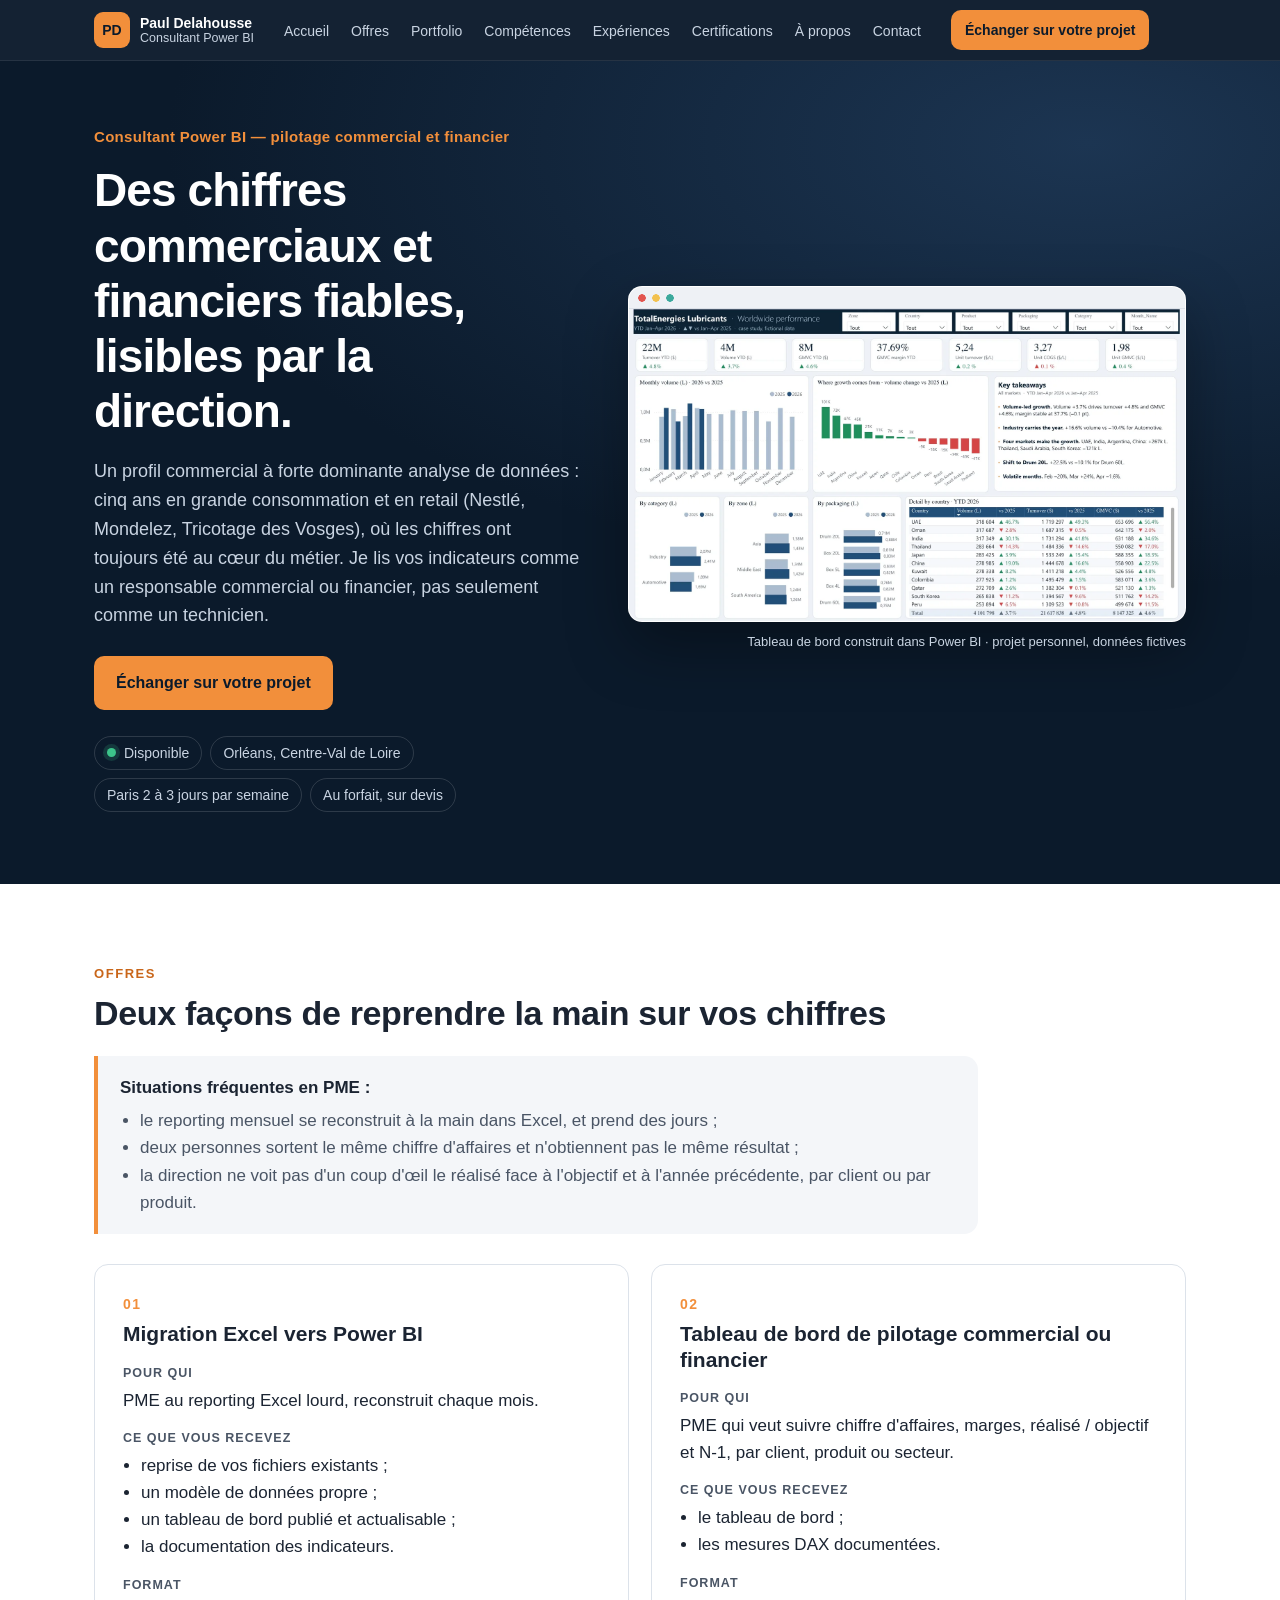
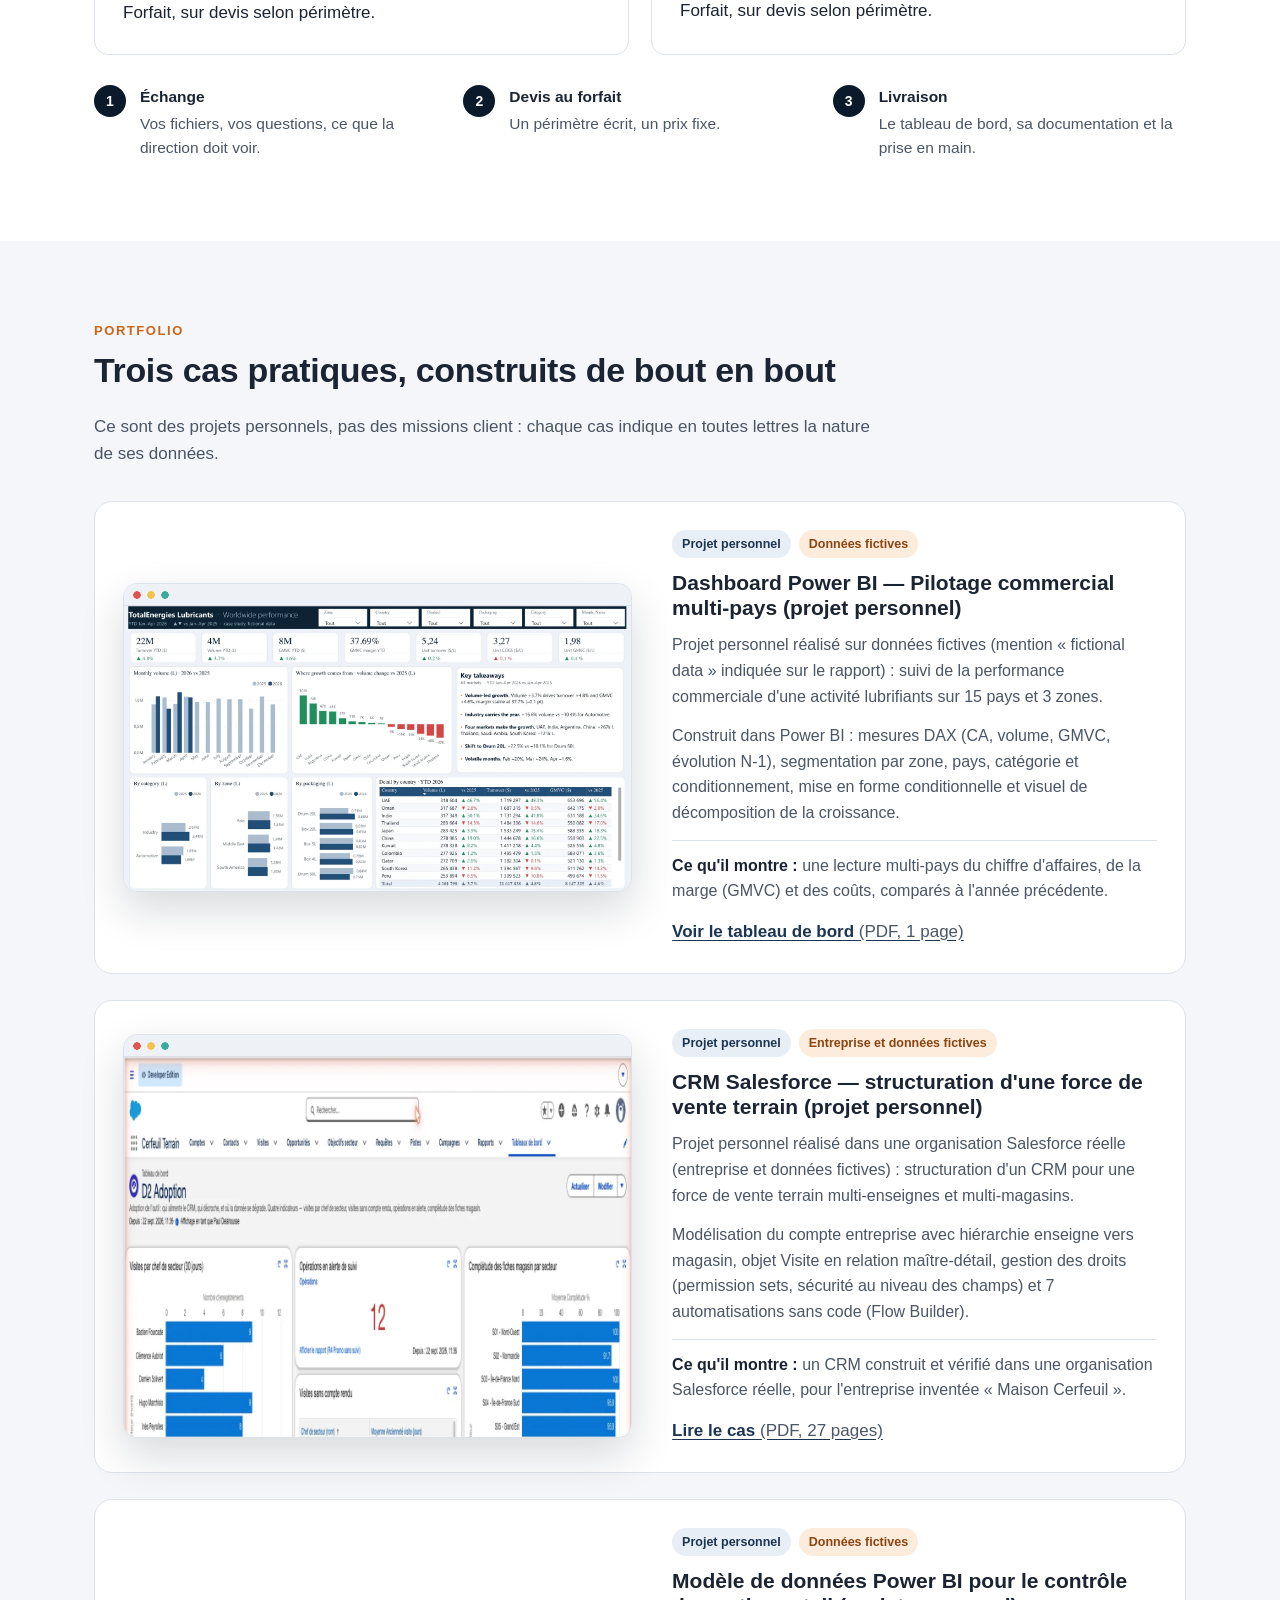
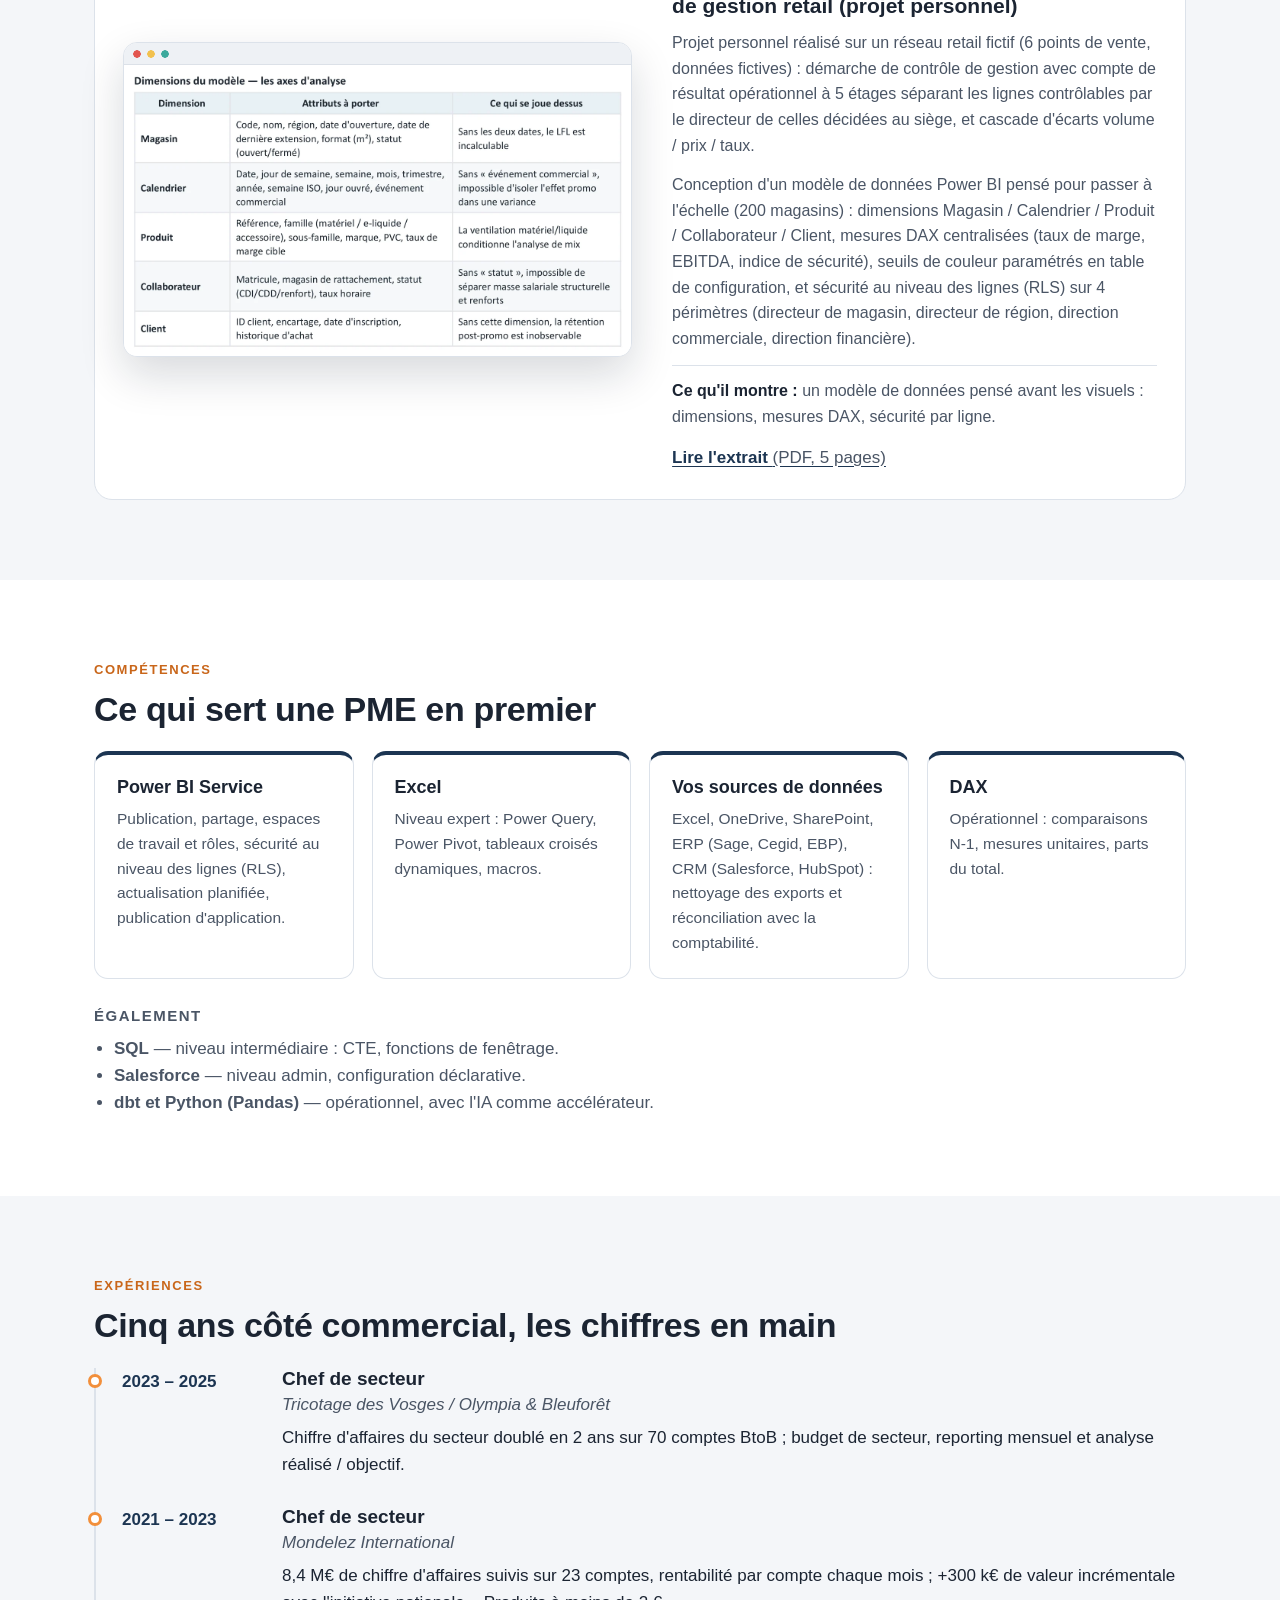
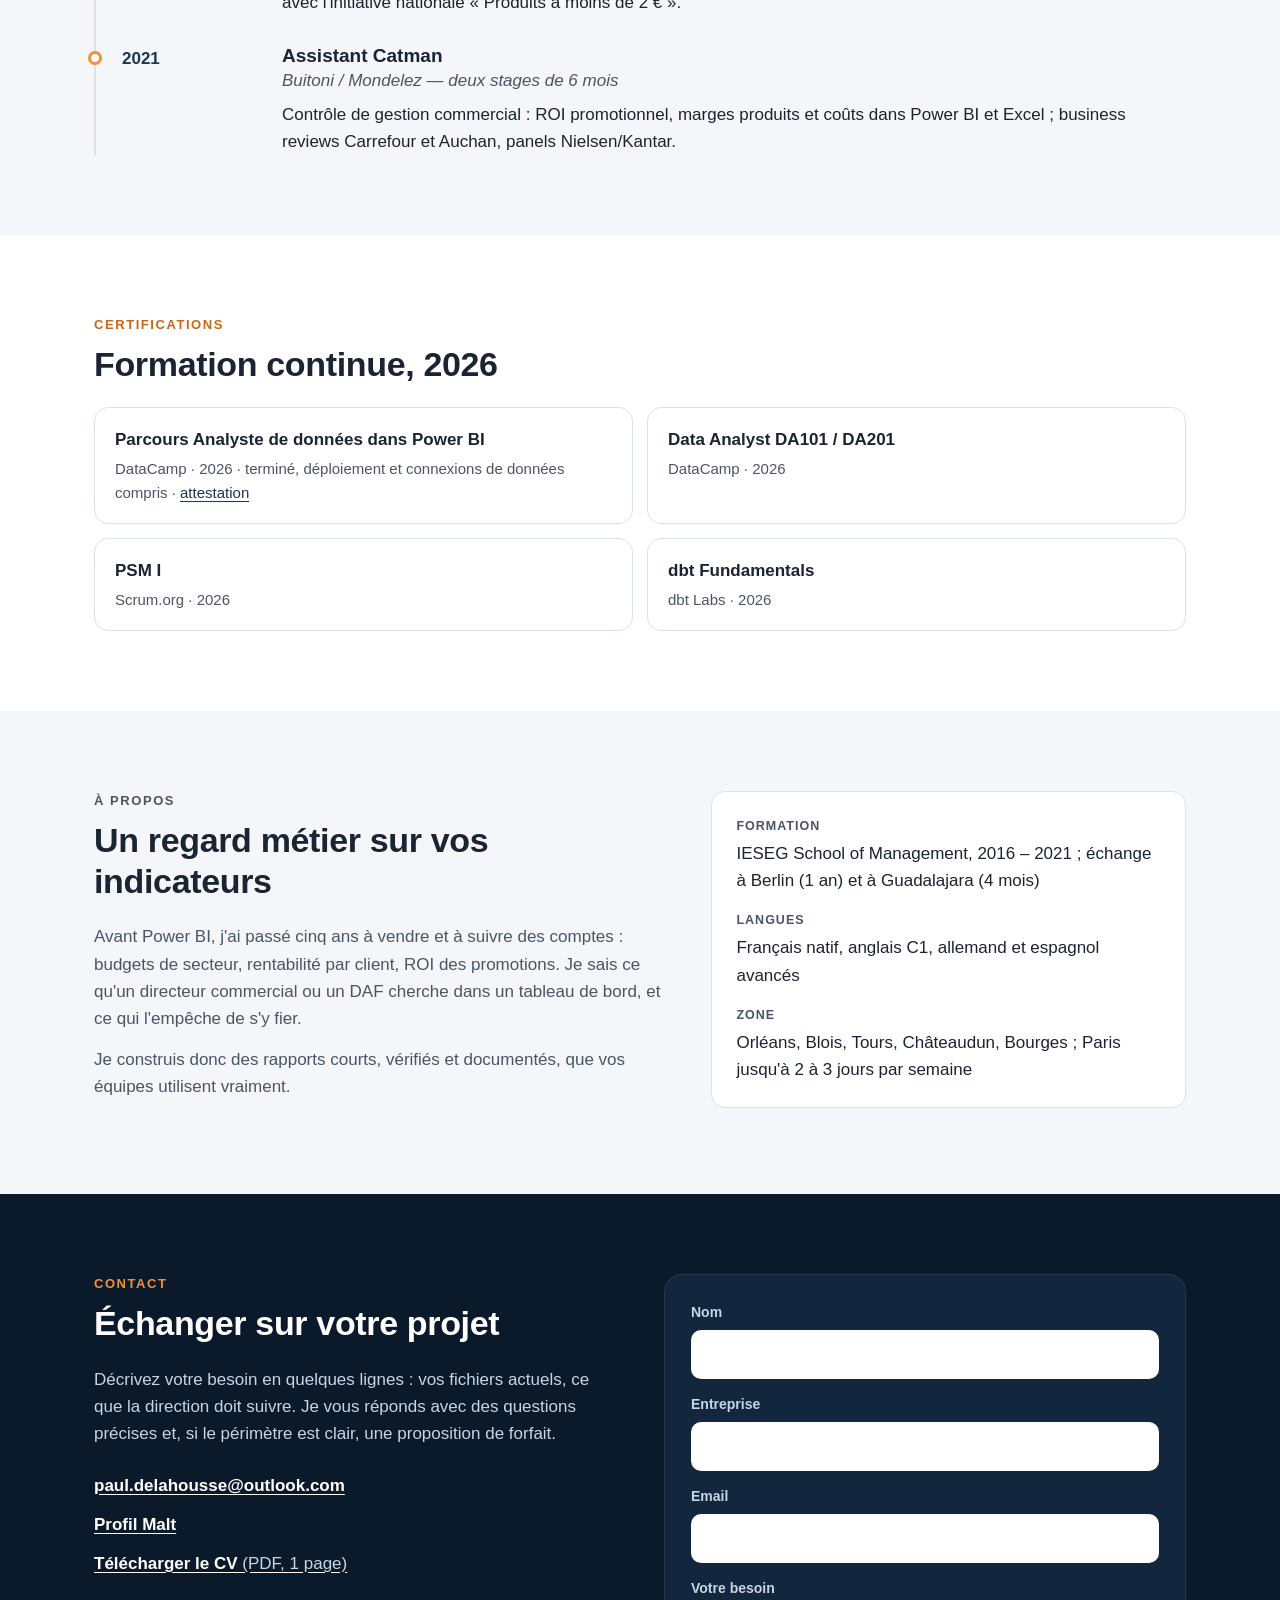
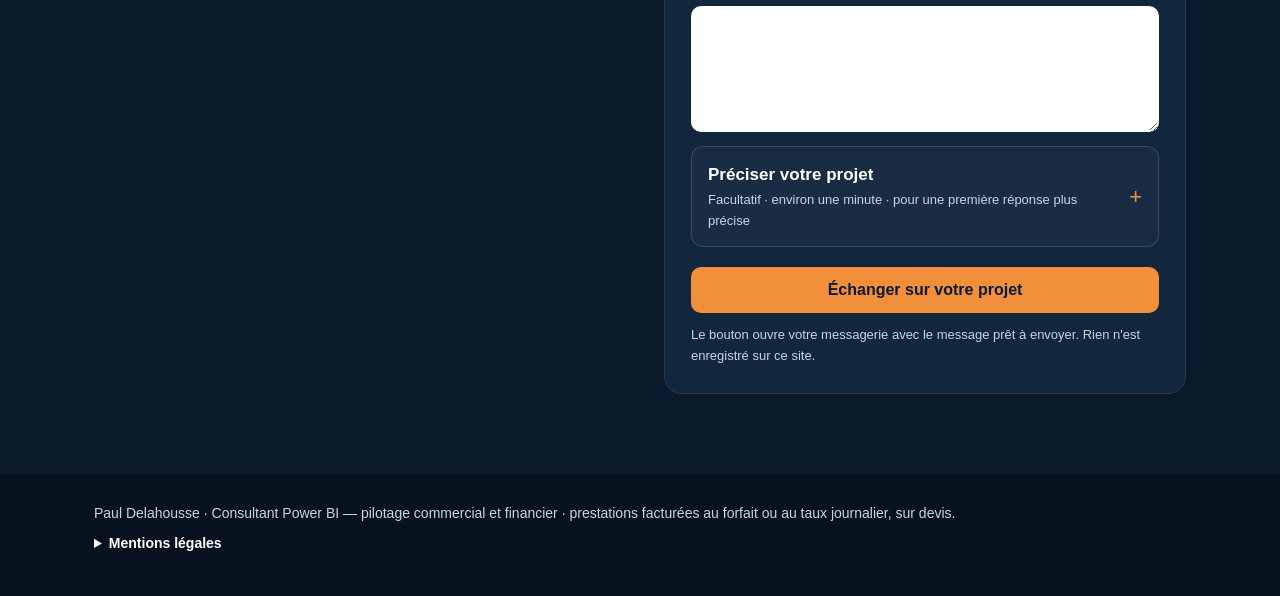
<file: power-bi/index.html>
<!doctype html>
<html lang="fr">
<head>
<meta charset="utf-8">
<meta name="viewport" content="width=device-width, initial-scale=1">
<title>Des chiffres commerciaux et financiers fiables, lisibles par la direction | Consultant Power BI à Orléans</title>
<meta name="description" content="Consultant Power BI à Orléans (Centre-Val de Loire) : des chiffres commerciaux et financiers fiables, lisibles par la direction. Migration de reporting Excel vers Power BI, tableau de bord de pilotage, DAX, Power Query. Au forfait, sur devis.">
<link rel="canonical" href="https://paul-delahousse.fr/power-bi/">
<meta property="og:type" content="website">
<meta property="og:locale" content="fr_FR">
<meta property="og:title" content="Consultant Power BI — pilotage commercial et financier">
<meta property="og:description" content="Des chiffres commerciaux et financiers fiables, lisibles par la direction. Orléans, Centre-Val de Loire, Paris.">
<meta property="og:url" content="https://paul-delahousse.fr/power-bi/">
<meta property="og:image" content="https://paul-delahousse.fr/power-bi/partage.jpg">
<meta name="twitter:card" content="summary_large_image">
<meta name="theme-color" content="#0B1A2B">
<link rel="icon" href="data:image/svg+xml,%3Csvg%20xmlns='http://www.w3.org/2000/svg'%20viewBox='0%200%2032%2032'%3E%3Crect%20width='32'%20height='32'%20rx='7'%20fill='%230B1A2B'/%3E%3Crect%20x='8'%20y='17'%20width='4'%20height='8'%20rx='1'%20fill='%23F28F3B'/%3E%3Crect%20x='14'%20y='12'%20width='4'%20height='13'%20rx='1'%20fill='%23ffffff'/%3E%3Crect%20x='20'%20y='7'%20width='4'%20height='18'%20rx='1'%20fill='%23ffffff'/%3E%3C/svg%3E">
<link rel="stylesheet" href="pbi.css?v=20261016c">
<script type="application/ld+json">
{
  "@context": "https://schema.org",
  "@type": "ProfessionalService",
  "name": "Paul Delahousse — Consultant Power BI",
  "description": "Des chiffres commerciaux et financiers fiables, lisibles par la direction : migration de reporting Excel vers Power BI et tableaux de bord de pilotage commercial ou financier.",
  "url": "https://paul-delahousse.fr/power-bi/",
  "image": "https://paul-delahousse.fr/power-bi/partage.jpg",
  "email": "paul.delahousse@outlook.com",
  "address": {"@type": "PostalAddress", "addressLocality": "Orléans", "postalCode": "45000", "addressRegion": "Centre-Val de Loire", "addressCountry": "FR"},
  "areaServed": ["Orléans", "Blois", "Tours", "Châteaudun", "Bourges", "Centre-Val de Loire", "Paris"],
  "knowsAbout": ["Power BI", "DAX", "Power Query", "Excel", "Reporting", "Tableau de bord", "Décisionnel", "SQL"],
  "founder": {"@type": "Person", "name": "Paul Delahousse", "jobTitle": "Consultant Power BI"},
  "sameAs": ["https://www.malt.fr/profile/pauldelahousse"]
}
</script>
</head>
<body>
<a class="evitement" href="#contenu">Aller au contenu</a>

<header class="nav" id="nav">
  <div class="nav-int">
    <a class="marque" href="#accueil" aria-label="Paul Delahousse, consultant Power BI : haut de page">
      <span class="monogramme" aria-hidden="true">PD</span>
      <span class="marque-txt"><strong>Paul Delahousse</strong><span>Consultant Power BI</span></span>
    </a>
    <nav aria-label="Sections de la page">
      <ul class="liens">
        <li><a href="#accueil">Accueil</a></li>
        <li><a href="#offres">Offres</a></li>
        <li><a href="#portfolio">Portfolio</a></li>
        <li><a href="#competences">Compétences</a></li>
        <li><a href="#experiences">Expériences</a></li>
        <li><a href="#certifications">Certifications</a></li>
        <li><a href="#a-propos">À propos</a></li>
        <li><a href="#contact">Contact</a></li>
      </ul>
    </nav>
    <a class="btn btn-petit cta" href="#contact">Échanger sur votre projet</a>
  </div>
</header>

<main id="contenu">

<section class="hero" id="accueil">
  <div class="int hero-grille">
    <div class="hero-txt">
      <p class="role">Consultant Power BI — pilotage commercial et financier</p>
      <h1>Des chiffres commerciaux et financiers fiables, lisibles par la direction.</h1>
      <p class="chapo">Un profil commercial à forte dominante analyse de données : cinq ans en grande consommation et en retail (Nestlé, Mondelez, Tricotage des Vosges), où les chiffres ont toujours été au cœur du métier. Je lis vos indicateurs comme un responsable commercial ou financier, pas seulement comme un technicien.</p>
      <a class="btn cta" href="#contact">Échanger sur votre projet</a>
      <ul class="statut" aria-label="Conditions d'intervention">
        <li><span class="point" aria-hidden="true"></span>Disponible</li>
        <li>Orléans, Centre-Val de Loire</li>
        <li>Paris 2 à 3 jours par semaine</li>
        <li>Au forfait, sur devis</li>
      </ul>
    </div>
    <figure class="hero-visuel">
      <div class="cadre"><img src="dashboard-lubrifiants.webp" width="1600" height="897" alt="Tableau de bord Power BI de pilotage commercial multi-pays : indicateurs 2026 contre 2025, écart de volume par pays, messages clés"></div>
      <figcaption>Tableau de bord construit dans Power BI · projet personnel, données fictives</figcaption>
    </figure>
  </div>
</section>

<section class="section" id="offres" aria-labelledby="t-offres">
  <div class="int">
    <p class="surtitre">Offres</p>
    <h2 id="t-offres">Deux façons de reprendre la main sur vos chiffres</h2>
    <div class="constats">
      <p class="constats-titre">Situations fréquentes en PME :</p>
      <ul>
        <li>le reporting mensuel se reconstruit à la main dans Excel, et prend des jours ;</li>
        <li>deux personnes sortent le même chiffre d'affaires et n'obtiennent pas le même résultat ;</li>
        <li>la direction ne voit pas d'un coup d'œil le réalisé face à l'objectif et à l'année précédente, par client ou par produit.</li>
      </ul>
    </div>
    <div class="offres">
      <article class="offre">
        <p class="offre-num" aria-hidden="true">01</p>
        <h3>Migration Excel vers Power BI</h3>
        <dl>
          <dt>Pour qui</dt><dd>PME au reporting Excel lourd, reconstruit chaque mois.</dd>
          <dt>Ce que vous recevez</dt>
          <dd><ul>
            <li>reprise de vos fichiers existants ;</li>
            <li>un modèle de données propre ;</li>
            <li>un tableau de bord publié et actualisable ;</li>
            <li>la documentation des indicateurs.</li>
          </ul></dd>
          <dt>Format</dt><dd>Forfait, sur devis selon périmètre.</dd>
        </dl>
      </article>
      <article class="offre">
        <p class="offre-num" aria-hidden="true">02</p>
        <h3>Tableau de bord de pilotage commercial ou financier</h3>
        <dl>
          <dt>Pour qui</dt><dd>PME qui veut suivre chiffre d'affaires, marges, réalisé / objectif et N-1, par client, produit ou secteur.</dd>
          <dt>Ce que vous recevez</dt>
          <dd><ul>
            <li>le tableau de bord ;</li>
            <li>les mesures DAX documentées.</li>
          </ul></dd>
          <dt>Format</dt><dd>Forfait, sur devis selon périmètre.</dd>
        </dl>
      </article>
    </div>
    <ol class="etapes" aria-label="Déroulé d'une intervention">
      <li><strong>Échange</strong><span>Vos fichiers, vos questions, ce que la direction doit voir.</span></li>
      <li><strong>Devis au forfait</strong><span>Un périmètre écrit, un prix fixe.</span></li>
      <li><strong>Livraison</strong><span>Le tableau de bord, sa documentation et la prise en main.</span></li>
    </ol>
  </div>
</section>

<section class="section section-alt" id="portfolio" aria-labelledby="t-portfolio">
  <div class="int">
    <p class="surtitre">Portfolio</p>
    <h2 id="t-portfolio">Trois cas pratiques, construits de bout en bout</h2>
    <p class="intro">Ce sont des projets personnels, pas des missions client : chaque cas indique en toutes lettres la nature de ses données.</p>

    <article class="cas">
      <a class="cas-visuel" href="cas-dashboard-lubrifiants.pdf" aria-label="Voir le tableau de bord de pilotage commercial multi-pays (PDF)"><span class="cadre"><img src="dashboard-lubrifiants.webp" width="1600" height="897" loading="lazy" alt="Tableau de bord Power BI : chiffre d'affaires, volume et marge 2026 contre 2025, écart de volume par pays"></span></a>
      <div class="cas-txt">
        <p class="etiquettes"><span class="etiquette">Projet personnel</span><span class="etiquette donnees">Données fictives</span></p>
        <h3>Dashboard Power BI — Pilotage commercial multi-pays (projet personnel)</h3>
        <p>Projet personnel réalisé sur données fictives (mention « fictional data » indiquée sur le rapport) : suivi de la performance commerciale d'une activité lubrifiants sur 15 pays et 3 zones.</p>
        <p>Construit dans Power BI : mesures DAX (CA, volume, GMVC, évolution N-1), segmentation par zone, pays, catégorie et conditionnement, mise en forme conditionnelle et visuel de décomposition de la croissance.</p>
        <p class="prouve"><strong>Ce qu'il montre :</strong> une lecture multi-pays du chiffre d'affaires, de la marge (GMVC) et des coûts, comparés à l'année précédente.</p>
        <a class="lien-doc" href="cas-dashboard-lubrifiants.pdf">Voir le tableau de bord <span>(PDF, 1 page)</span></a>
      </div>
    </article>

    <article class="cas">
      <a class="cas-visuel" href="cas-crm-salesforce.pdf" aria-label="Lire le cas CRM Salesforce (PDF)"><span class="cadre haut"><img src="crm-adoption.webp" width="1200" height="1351" loading="lazy" alt="Tableau de bord d'adoption construit dans Salesforce pour une force de vente terrain"></span></a>
      <div class="cas-txt">
        <p class="etiquettes"><span class="etiquette">Projet personnel</span><span class="etiquette donnees">Entreprise et données fictives</span></p>
        <h3>CRM Salesforce — structuration d'une force de vente terrain (projet personnel)</h3>
        <p>Projet personnel réalisé dans une organisation Salesforce réelle (entreprise et données fictives) : structuration d'un CRM pour une force de vente terrain multi-enseignes et multi-magasins.</p>
        <p>Modélisation du compte entreprise avec hiérarchie enseigne vers magasin, objet Visite en relation maître-détail, gestion des droits (permission sets, sécurité au niveau des champs) et 7 automatisations sans code (Flow Builder).</p>
        <p class="prouve"><strong>Ce qu'il montre :</strong> un CRM construit et vérifié dans une organisation Salesforce réelle, pour l'entreprise inventée « Maison Cerfeuil ».</p>
        <a class="lien-doc" href="cas-crm-salesforce.pdf">Lire le cas <span>(PDF, 27 pages)</span></a>
      </div>
    </article>

    <article class="cas">
      <a class="cas-visuel" href="cas-modele-donnees-cdg-retail.pdf" aria-label="Lire l'extrait du cas modèle de données pour le contrôle de gestion (PDF)"><span class="cadre"><img src="cdg-dimensions-modele.webp" width="1330" height="762" loading="lazy" alt="Table « Dimensions du modèle » : magasin, calendrier, produit, collaborateur, client, avec leurs attributs"></span></a>
      <div class="cas-txt">
        <p class="etiquettes"><span class="etiquette">Projet personnel</span><span class="etiquette donnees">Données fictives</span></p>
        <h3>Modèle de données Power BI pour le contrôle de gestion retail (projet personnel)</h3>
        <p>Projet personnel réalisé sur un réseau retail fictif (6 points de vente, données fictives) : démarche de contrôle de gestion avec compte de résultat opérationnel à 5 étages séparant les lignes contrôlables par le directeur de celles décidées au siège, et cascade d'écarts volume / prix / taux.</p>
        <p>Conception d'un modèle de données Power BI pensé pour passer à l'échelle (200 magasins) : dimensions Magasin / Calendrier / Produit / Collaborateur / Client, mesures DAX centralisées (taux de marge, EBITDA, indice de sécurité), seuils de couleur paramétrés en table de configuration, et sécurité au niveau des lignes (RLS) sur 4 périmètres (directeur de magasin, directeur de région, direction commerciale, direction financière).</p>
        <p class="prouve"><strong>Ce qu'il montre :</strong> un modèle de données pensé avant les visuels : dimensions, mesures DAX, sécurité par ligne.</p>
        <a class="lien-doc" href="cas-modele-donnees-cdg-retail.pdf">Lire l'extrait <span>(PDF, 5 pages)</span></a>
      </div>
    </article>
  </div>
</section>

<section class="section" id="competences" aria-labelledby="t-competences">
  <div class="int">
    <p class="surtitre">Compétences</p>
    <h2 id="t-competences">Ce qui sert une PME en premier</h2>
    <div class="comp-grille">
      <article class="comp">
        <h3>Power BI Service</h3>
        <p>Publication, partage, espaces de travail et rôles, sécurité au niveau des lignes (RLS), actualisation planifiée, publication d'application.</p>
      </article>
      <article class="comp">
        <h3>Excel</h3>
        <p>Niveau expert : Power Query, Power Pivot, tableaux croisés dynamiques, macros.</p>
      </article>
      <article class="comp">
        <h3>Vos sources de données</h3>
        <p>Excel, OneDrive, SharePoint, ERP (Sage, Cegid, EBP), CRM (Salesforce, HubSpot) : nettoyage des exports et réconciliation avec la comptabilité.</p>
      </article>
      <article class="comp">
        <h3>DAX</h3>
        <p>Opérationnel : comparaisons N-1, mesures unitaires, parts du total.</p>
      </article>
    </div>
    <div class="comp-second">
      <h3>Également</h3>
      <ul>
        <li><strong>SQL</strong> — niveau intermédiaire : CTE, fonctions de fenêtrage.</li>
        <li><strong>Salesforce</strong> — niveau admin, configuration déclarative.</li>
        <li><strong>dbt et Python (Pandas)</strong> — opérationnel, avec l'IA comme accélérateur.</li>
      </ul>
    </div>
  </div>
</section>

<section class="section section-alt" id="experiences" aria-labelledby="t-experiences">
  <div class="int">
    <p class="surtitre">Expériences</p>
    <h2 id="t-experiences">Cinq ans côté commercial, les chiffres en main</h2>
    <ol class="postes">
      <li>
        <p class="periode">2023 – 2025</p>
        <div><h3>Chef de secteur</h3><p class="employeur">Tricotage des Vosges / Olympia &amp; Bleuforêt</p>
        <p>Chiffre d'affaires du secteur doublé en 2 ans sur 70 comptes BtoB ; budget de secteur, reporting mensuel et analyse réalisé / objectif.</p></div>
      </li>
      <li>
        <p class="periode">2021 – 2023</p>
        <div><h3>Chef de secteur</h3><p class="employeur">Mondelez International</p>
        <p>8,4 M€ de chiffre d'affaires suivis sur 23 comptes, rentabilité par compte chaque mois ; +300 k€ de valeur incrémentale avec l'initiative nationale « Produits à moins de 2 € ».</p></div>
      </li>
      <li>
        <p class="periode">2021</p>
        <div><h3>Assistant Catman</h3><p class="employeur">Buitoni / Mondelez — deux stages de 6 mois</p>
        <p>Contrôle de gestion commercial : ROI promotionnel, marges produits et coûts dans Power BI et Excel ; business reviews Carrefour et Auchan, panels Nielsen/Kantar.</p></div>
      </li>
    </ol>
  </div>
</section>

<section class="section" id="certifications" aria-labelledby="t-certifications">
  <div class="int">
    <p class="surtitre">Certifications</p>
    <h2 id="t-certifications">Formation continue, 2026</h2>
    <ul class="certifs">
      <li><strong>Parcours Analyste de données dans Power BI</strong><span>DataCamp · 2026 · terminé, déploiement et connexions de données compris · <a href="https://www.datacamp.com/statement-of-accomplishment/track/d11b9e83e3bf4a6b7c935522fb17b5a67e0843f1" rel="noopener" target="_blank">attestation</a></span></li>
      <li><strong>Data Analyst DA101 / DA201</strong><span>DataCamp · 2026</span></li>
      <li><strong>PSM I</strong><span>Scrum.org · 2026</span></li>
      <li><strong>dbt Fundamentals</strong><span>dbt Labs · 2026</span></li>
    </ul>
  </div>
</section>

<section class="section section-alt" id="a-propos" aria-labelledby="t-apropos">
  <div class="int apropos">
    <div>
      <p class="surtitre">À propos</p>
      <h2 id="t-apropos">Un regard métier sur vos indicateurs</h2>
      <p>Avant Power BI, j'ai passé cinq ans à vendre et à suivre des comptes : budgets de secteur, rentabilité par client, ROI des promotions. Je sais ce qu'un directeur commercial ou un DAF cherche dans un tableau de bord, et ce qui l'empêche de s'y fier.</p>
      <p>Je construis donc des rapports courts, vérifiés et documentés, que vos équipes utilisent vraiment.</p>
    </div>
    <dl class="fiche">
      <dt>Formation</dt><dd>IESEG School of Management, 2016 – 2021 ; échange à Berlin (1 an) et à Guadalajara (4 mois)</dd>
      <dt>Langues</dt><dd>Français natif, anglais C1, allemand et espagnol avancés</dd>
      <dt>Zone</dt><dd>Orléans, Blois, Tours, Châteaudun, Bourges ; Paris jusqu'à 2 à 3 jours par semaine</dd>
    </dl>
  </div>
</section>

<section class="contact" id="contact" aria-labelledby="t-contact">
  <div class="int contact-grille">
    <div>
      <p class="surtitre">Contact</p>
      <h2 id="t-contact">Échanger sur votre projet</h2>
      <p>Décrivez votre besoin en quelques lignes : vos fichiers actuels, ce que la direction doit suivre. Je vous réponds avec des questions précises et, si le périmètre est clair, une proposition de forfait.</p>
      <ul class="canaux">
        <li><a id="lien-email" href="mailto:paul.delahousse@outlook.com?subject=Projet%20Power%20BI">paul.delahousse@outlook.com</a></li>
        <li><a id="lien-malt" href="https://www.malt.fr/profile/pauldelahousse" rel="noopener" target="_blank">Profil Malt</a></li>
        <li><a id="lien-cv" href="CV_Paul_Delahousse_consultant_Power_BI.pdf">Télécharger le CV <span>(PDF, 1 page)</span></a></li>
      </ul>
    </div>
    <form class="formulaire" id="formulaire" action="mailto:paul.delahousse@outlook.com" method="post" enctype="text/plain">
      <div class="champ"><label for="f-nom">Nom</label><input id="f-nom" name="nom" autocomplete="name" required></div>
      <div class="champ"><label for="f-entreprise">Entreprise</label><input id="f-entreprise" name="entreprise" autocomplete="organization"></div>
      <div class="champ"><label for="f-email">Email</label><input id="f-email" name="email" type="email" autocomplete="email" required></div>
      <div class="champ"><label for="f-besoin">Votre besoin</label><textarea id="f-besoin" name="besoin" rows="4" required></textarea></div>

      <details class="plus" id="plus">
        <summary><span>Préciser votre projet</span><small>Facultatif · environ une minute · pour une première réponse plus précise</small></summary>
        <div class="plus-corps">
          <div class="champ"><label for="q-role">Vous êtes</label>
            <select id="q-role" data-question="Vous êtes"><option value="">—</option><option>Dirigeant ou dirigeante</option><option>Direction financière ou contrôle de gestion</option><option>Direction commerciale</option><option>ESN ou intermédiaire</option><option>Autre</option></select></div>
          <div class="champ"><label for="q-projet">Votre projet</label>
            <select id="q-projet" data-question="Projet"><option value="">—</option><option>Migration de reportings Excel vers Power BI</option><option>Tableau de bord de pilotage commercial</option><option>Tableau de bord de pilotage financier</option><option>Je ne sais pas encore</option></select></div>
          <fieldset class="champ cases" data-question="Données aujourd'hui">
            <legend>Vos données aujourd'hui</legend>
            <label><input type="checkbox" value="Fichiers Excel"> Fichiers Excel</label>
            <label><input type="checkbox" value="ERP (Sage, Cegid, EBP…)"> ERP (Sage, Cegid, EBP…)</label>
            <label><input type="checkbox" value="CRM (Salesforce, HubSpot…)"> CRM (Salesforce, HubSpot…)</label>
            <label><input type="checkbox" value="SharePoint ou OneDrive"> SharePoint ou OneDrive</label>
            <label><input type="checkbox" value="Autre"> Autre</label>
          </fieldset>
          <div class="champ"><label for="q-pbi">Power BI chez vous</label>
            <select id="q-pbi" data-question="Power BI"><option value="">—</option><option>Déjà utilisé</option><option>Licences disponibles, pas encore utilisé</option><option>Pas encore</option><option>Je ne sais pas</option></select></div>
          <div class="champ"><label for="q-lecteurs">Qui lira les rapports</label>
            <select id="q-lecteurs" data-question="Lecteurs des rapports"><option value="">—</option><option>La direction seulement</option><option>2 à 10 personnes</option><option>Plus de 10 personnes</option></select></div>
          <div class="champ"><label for="q-echeance">Échéance souhaitée</label>
            <select id="q-echeance" data-question="Échéance"><option value="">—</option><option>Moins d'un mois</option><option>1 à 3 mois</option><option>Plus tard</option><option>Pas encore définie</option></select></div>
          <div class="champ"><label for="q-mode">Mode d'intervention</label>
            <select id="q-mode" data-question="Mode d'intervention"><option value="">—</option><option>Forfait en direct</option><option>Régie via une ESN ou un intermédiaire</option><option>À définir ensemble</option></select></div>
          <div class="champ"><label for="q-rappel">Je préfère être recontacté</label>
            <select id="q-rappel" data-question="Recontact"><option value="">—</option><option>Par email</option><option>Par téléphone</option></select></div>
          <div class="champ" id="champ-tel" hidden><label for="q-tel">Votre téléphone</label><input id="q-tel" type="tel" autocomplete="tel" data-question="Téléphone"></div>

          <div class="vocal" id="vocal" hidden>
            <p class="vocal-titre">Message vocal <small>(facultatif)</small></p>
            <p class="vocal-aide">Plus simple que d'écrire : expliquez votre besoin à voix haute, jusqu'à 3 minutes.</p>
            <div class="vocal-actions">
              <button type="button" class="btn-sec" id="v-enreg"><span class="rond" aria-hidden="true"></span>Enregistrer</button>
              <button type="button" class="btn-sec" id="v-stop" hidden>Arrêter</button>
              <span class="v-temps" id="v-temps" aria-live="polite"></span>
            </div>
            <audio id="v-audio" controls hidden></audio>
            <button type="button" class="lien-btn" id="v-suppr" hidden>Supprimer l'enregistrement</button>
            <p class="vocal-note">L'enregistrement reste sur votre appareil. À l'envoi, il est téléchargé : il suffit de le joindre au message qui s'ouvre.</p>
          </div>
        </div>
      </details>

      <button class="btn cta" type="submit">Échanger sur votre projet</button>
      <p class="note">Le bouton ouvre votre messagerie avec le message prêt à envoyer. Rien n'est enregistré sur ce site.</p>
    </form>
  </div>
</section>

</main>

<footer class="pied">
  <div class="int">
    <p class="pied-statut">Paul Delahousse · Consultant Power BI — pilotage commercial et financier · prestations facturées au forfait ou au taux journalier, sur devis.</p>
    <details class="mentions">
      <summary>Mentions légales</summary>
      <p><strong>Éditeur :</strong> Paul Delahousse, Orléans (45) · <a href="mailto:paul.delahousse@outlook.com">paul.delahousse@outlook.com</a>.</p>
      <p><strong>Hébergement :</strong> GitHub Pages, GitHub Inc., 88 Colin P. Kelly Jr. Street, San Francisco, CA 94107, États-Unis.</p>
      <p><strong>Données personnelles :</strong> le formulaire ouvre votre propre messagerie ; aucune donnée n'est conservée par ce site. Le message vocal facultatif est enregistré dans votre navigateur, n'est envoyé à aucun serveur, et n'est transmis que si vous le joignez vous-même à votre email. La mesure d'audience (GoatCounter) ne dépose aucun cookie et ne collecte aucune donnée personnelle.</p>
      <p><strong>Cas pratiques :</strong> projets personnels ; les entreprises, magasins et chiffres présentés sont fictifs, sauf mention contraire.</p>
    </details>
  </div>
</footer>

<script src="pbi.js?v=20261016c"></script>
</body>
</html>
</file>
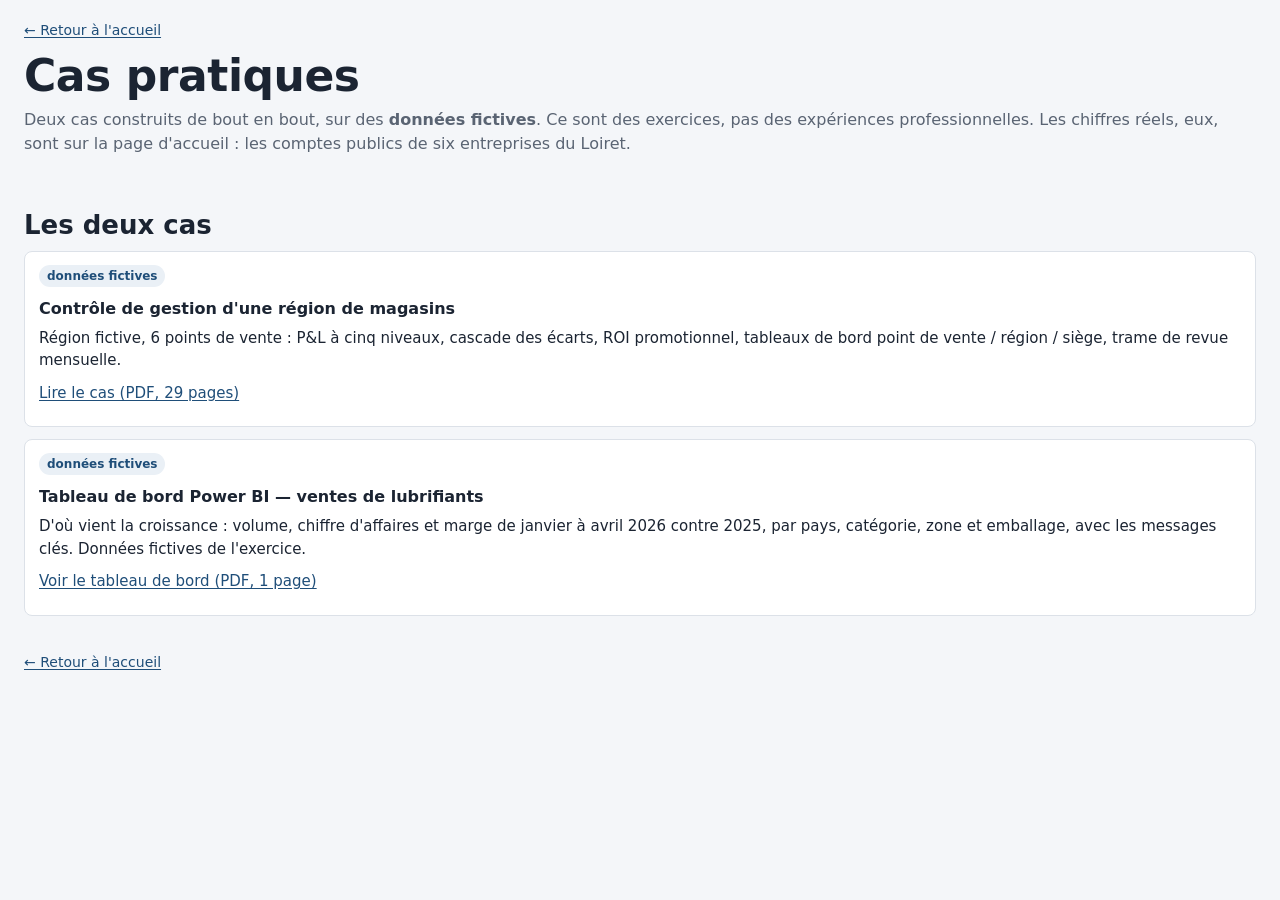
<file: cas-pratiques.html>
<!doctype html>
<html lang="fr">
<head>
<meta charset="utf-8">
<meta name="viewport" content="width=device-width, initial-scale=1">
<title>Cas pratiques — Paul Delahousse</title>
<link rel="stylesheet" href="style.css?v=20261008a">
</head>
<body>
<div class="wrap">
  <header class="bandeau">
    <p class="small"><a href="./">← Retour à l'accueil</a></p>
    <h1>Cas pratiques</h1>
    <p class="muted">Deux cas construits de bout en bout, sur des <b>données fictives</b>. Ce sont des exercices, pas des expériences professionnelles. Les chiffres réels, eux, sont sur la page d'accueil : les comptes publics de six entreprises du Loiret.</p>
  </header>

  <section aria-labelledby="t-liste">
    <h2 id="t-liste">Les deux cas</h2>
    <div class="offres">
      <article class="carte">
        <p><span class="tag">données fictives</span></p>
        <h3>Contrôle de gestion d'une région de magasins</h3>
        <p class="small">Région fictive, 6 points de vente : P&amp;L à cinq niveaux, cascade des écarts, ROI promotionnel, tableaux de bord point de vente / région / siège, trame de revue mensuelle.</p>
        <p><a href="cas-controle-de-gestion-retail.pdf">Lire le cas (PDF, 29 pages)</a></p>
      </article>
      <article class="carte">
        <p><span class="tag">données fictives</span></p>
        <h3>Tableau de bord Power BI — ventes de lubrifiants</h3>
        <p class="small">D'où vient la croissance : volume, chiffre d'affaires et marge de janvier à avril 2026 contre 2025, par pays, catégorie, zone et emballage, avec les messages clés. Données fictives de l'exercice.</p>
        <p><a href="cas-power-bi-lubrifiants.pdf">Voir le tableau de bord (PDF, 1 page)</a></p>
      </article>
    </div>
  </section>
  <footer><a href="./">← Retour à l'accueil</a></footer>
</div>
</body>
</html>
</file>
<file: style.css>
/* Preuve publique — feuille unique, mobile d'abord, sans dépendance externe.
   Design system « Paul – Design System Analytique » (Guide_Design_System_PowerBI.html,
   PowerBI_Theme_Paul.json) transposé au web : navy #1F4E79, neutres, couleurs sémantiques
   réservées aux écarts, Segoe UI, conteneurs blancs bordés 1 px, rayon 8 px, sans ombre. */

:root {
  color-scheme: light;
  /* Interface */
  --navy: #1F4E79;          /* couleur principale : bandeaux, en-têtes de tableau, boutons */
  --ink: #1B2432;           /* texte principal */
  --muted: #5A6473;         /* texte secondaire, libellés, axes */
  --faint: #6B7482;         /* notes et sources (#8A93A0 du guide, assombri pour 4,5:1) */
  --line: #DCE1E8;          /* bordures */
  --grid: #EEF1F5;          /* quadrillage, séparateurs de lignes */
  --bg: #F4F6F9;            /* fond de page */
  --card: #FFFFFF;          /* fond des visuels */
  --alt: #F7F9FB;           /* lignes alternées */
  --total: #EAF0F6;         /* totaux, sous-totaux */
  --null: #BFC5CD;          /* séries non mises en valeur */
  --link: #1F4E79;          /* liens (le bleu #2E86AB n'atteint que 4,1:1 sur blanc) */
  --focus: #2E86AB;
  /* Données, dans l'ordre d'attribution du thème */
  --p1: #1F4E79; --p2: #2E86AB; --p3: #F28F3B; --p4: #6A4C93; --p5: #3BA99C;
  --p6: #C8553D; --p7: #8D99AE; --p8: #F2C14E; --p9: #5B7DB1; --p10: #A5668B;
  /* Sémantiques : uniquement pour bon / mauvais */
  --good: #2E7D32; --good-bg: #EAF5EC;
  --warn: #E0A800;
  --bad: #C62828; --bad-bg: #FBECEC;
  /* Indicateurs : une couleur par dimension, identique sur toutes les pages */
  --k1: var(--p1);  /* chiffre d'affaires */
  --k2: var(--p3);  /* marge */
  --k3: var(--p2);  /* valeur ajoutée */
  --k4: var(--p4);  /* EBE */
  --k5: var(--p5);  /* résultat d'exploitation */
  --k6: var(--p6);  /* BFR */
  --k7: var(--p10); /* masse salariale */
  /* Domaines de formation */
  --d-sql: var(--p1); --d-stats: var(--p2); --d-excel: var(--p3); --d-pbi: var(--p4); --d-cdg: var(--p5);
  /* Mise en page */
  --radius: 8px;
  --gutter: 16px;
  --font: "Segoe UI", system-ui, -apple-system, BlinkMacSystemFont, Roboto, "Helvetica Neue", Arial, sans-serif;
}
@media (prefers-color-scheme: dark) {
  :root:not([data-theme="light"]) {
    color-scheme: dark;
    --ink: #EEF1F5; --muted: #A9B2BF; --faint: #939DAB; --line: #2E3A4B; --grid: #263142;
    --bg: #0F141B; --card: #1B2432; --alt: #202A39; --total: #243247; --null: #4A5566;
    --link: #8FB3DE; --focus: #8FB3DE;
    --p1: #7FA6D6; --p2: #4FA3C7; --p4: #9B7FC4; --p6: #E07A62; --p10: #C689AD;
    --good: #7BCB80; --good-bg: #16301A; --bad: #FF8A80; --bad-bg: #3A1717;
  }
}
:root[data-theme="dark"] {
  color-scheme: dark;
  --ink: #EEF1F5; --muted: #A9B2BF; --faint: #939DAB; --line: #2E3A4B; --grid: #263142;
  --bg: #0F141B; --card: #1B2432; --alt: #202A39; --total: #243247; --null: #4A5566;
  --link: #8FB3DE; --focus: #8FB3DE;
  --p1: #7FA6D6; --p2: #4FA3C7; --p4: #9B7FC4; --p6: #E07A62; --p10: #C689AD;
  --good: #7BCB80; --good-bg: #16301A; --bad: #FF8A80; --bad-bg: #3A1717;
}

/* ---------- Base ---------- */
* { box-sizing: border-box; }
html { -webkit-text-size-adjust: 100%; scroll-padding-top: 64px; }
body { margin: 0; background: var(--bg); color: var(--ink); font: 16px/1.5 var(--font); }
a { color: var(--link); text-underline-offset: 2px; }
a:focus-visible, button:focus-visible, select:focus-visible, input:focus-visible, summary:focus-visible, [tabindex]:focus-visible { outline: 2px solid var(--focus); outline-offset: 2px; }
.wrap { max-width: 1280px; margin: 0 auto; padding: 0 var(--gutter); }
@media (min-width: 900px) { .wrap { padding: 0 24px; } }
section { padding: 24px 0 8px; }
h1 { font-size: clamp(2rem, 4vw, 2.75rem); line-height: 1.15; margin: 0 0 6px; font-weight: 600; letter-spacing: -0.01em; }
h2 { font-size: 1.625rem; font-weight: 600; margin: 0 0 6px; }            /* titre de page : 20 pt */
h3 { font-size: 1rem; font-weight: 600; margin: 0 0 8px; }                /* titre de visuel : 12 pt */
p { margin: 0 0 10px; }
.muted { color: var(--muted); }
.small { font-size: 0.875rem; }
strong, b { font-weight: 600; }
.tag { display: inline-block; font-size: 0.75rem; font-weight: 600; padding: 2px 8px; border-radius: 999px; background: var(--total); color: var(--link); }
[hidden], .dash-page[hidden], .bulle[hidden] { display: none !important; }

/* Conteneurs : fond blanc, bordure 1 px, rayon 8 px, marge intérieure 12 px, pas d'ombre */
.tuile, .bloc-analyse, .graphe, .carte, .entree, .hero > header, .hero > section {
  background: var(--card); border: 1px solid var(--line); border-radius: var(--radius); padding: 12px 14px;
}
.bloc-analyse > h3, .tuile > h3, .graphe > h4 { font-size: 1rem; font-weight: 600; color: var(--ink); margin: 0 0 6px; text-align: left; }
.bloc-analyse > p.muted.small { margin-bottom: 8px; }

/* ---------- Barre du haut ---------- */
.barre-haut { background: var(--navy); color: #fff; position: sticky; top: 0; z-index: 10; }
.barre-contenu { display: flex; align-items: center; justify-content: space-between; min-height: 52px; gap: 12px; }
.marque { color: #fff; text-decoration: none; font-weight: 600; font-size: 0.9375rem; }
.marque span { font-weight: 400; opacity: .8; }
.liens { display: none; gap: 20px; }
.liens a { color: #fff; opacity: .88; text-decoration: none; font-size: 0.875rem; }
.liens a:hover { opacity: 1; text-decoration: underline; }
.barre-haut a:focus-visible { outline-color: #fff; }
@media (min-width: 760px) { .liens { display: flex; } }
@media (max-width: 480px) { .marque span { display: none; } }

/* ---------- En-tête : identité + offre ---------- */
.hero { display: grid; gap: 16px; padding: 24px 0 8px; }
@media (min-width: 900px) { .hero { grid-template-columns: 7fr 5fr; } }
.hero > header, .hero > section { padding: 20px 22px; }
.hero > section { align-self: start; }
.surtitre { text-transform: uppercase; letter-spacing: .06em; font-size: 0.75rem; font-weight: 600; color: var(--link); margin: 0 0 6px; }
.accroche { font-size: clamp(1.125rem, 1.8vw, 1.375rem); font-weight: 600; line-height: 1.35; margin: 6px 0; }
.role { font-weight: 600; color: var(--muted); }
.actions { display: flex; flex-wrap: wrap; gap: 10px; margin: 14px 0; }
.bouton { display: inline-flex; align-items: center; min-height: 44px; padding: 10px 18px; border-radius: 6px; border: 0;
  background: #1F4E79; color: #fff; font: inherit; font-weight: 600; text-decoration: none; cursor: pointer; }
.bouton:hover { background: #173d60; }
.bouton.secondaire { background: transparent; color: var(--link); box-shadow: inset 0 0 0 1.5px var(--link); }
.bouton.secondaire:hover { background: var(--total); }
.parcours { list-style: none; padding: 0; margin: 8px 0; display: grid; gap: 2px; }
.parcours li { font-size: 0.875rem; color: var(--muted); }
.parcours b { color: var(--ink); }
.contact-ligne { display: flex; flex-wrap: wrap; gap: 8px 16px; font-size: 0.9375rem; margin: 0; }
.perso { margin-top: 14px; padding: 10px 12px; background: var(--total); border-radius: var(--radius); }
#offre h2 { font-size: 1.125rem; }
.offres { display: grid; gap: 12px; }
#offre .carte { border-left: 4px solid var(--p1); }
.carte h3 { margin: 0 0 6px; }
.carte p { font-size: 0.9375rem; }

/* ---------- Cartes KPI (callouts) ---------- */
.chiffres { display: grid; grid-template-columns: repeat(2, 1fr); gap: 16px; }
@media (min-width: 900px) { .chiffres { grid-template-columns: repeat(4, 1fr); } }
.chiffres { margin: 8px 0 0; padding: 0; }
.chiffre { background: var(--card); border: 1px solid var(--line); border-radius: var(--radius); padding: 14px 16px; }
.chiffre-n { font-size: clamp(1.75rem, 3vw, 2.25rem); font-weight: 600; color: var(--p1); font-variant-numeric: tabular-nums; line-height: 1.1; }
.chiffre-l { display: block; margin-top: 4px; font-size: 0.875rem; color: var(--muted); }

.kpis { display: grid; grid-template-columns: repeat(2, minmax(0, 1fr)); gap: 12px; }
@media (min-width: 700px) { .kpis { grid-template-columns: repeat(3, minmax(0, 1fr)); } }
@media (min-width: 1100px) { .kpis { grid-template-columns: repeat(6, minmax(0, 1fr)); } }
.kpi { display: flex; flex-direction: column; padding: 12px 14px 8px; border-top: 3px solid var(--kc, var(--k1)); }
.k1 { --kc: var(--k1); } .k2 { --kc: var(--k2); } .k3 { --kc: var(--k3); } .k4 { --kc: var(--k4); }
.k5 { --kc: var(--k5); } .k6 { --kc: var(--k6); } .k7 { --kc: var(--k7); }
.kpi-titre { font-size: 0.8125rem; font-weight: 600; color: var(--muted); margin: 0 0 2px; line-height: 1.3; }
.kpi-valeur { font-size: clamp(1.625rem, 2.2vw, 2rem); font-weight: 600; margin: 0; line-height: 1.15; white-space: nowrap; font-variant-numeric: tabular-nums; }
.kpi-unite { font-size: 0.55em; font-weight: 600; color: var(--muted); }
.kpi-aide { font-size: 0.75rem; color: var(--faint); margin: 0; line-height: 1.3; }
.kpi-delta { display: flex; flex-wrap: wrap; align-items: baseline; gap: 2px 6px; margin: 4px 0 0; font-size: 0.8125rem; }
.kpi-pill { font-weight: 600; white-space: nowrap; font-variant-numeric: tabular-nums; }
.kpi-pill.bon { color: var(--good); }
.kpi-pill.mauvais { color: var(--bad); }
.kpi-pill.neutre { color: var(--muted); }
.kpi-vs { color: var(--faint); white-space: nowrap; }
.spark { display: block; width: 100%; height: auto; margin-top: auto; padding-top: 6px; overflow: visible; }
.spark-aire { display: none; }
.spark-ligne { fill: none; stroke: var(--kc, var(--k1)); stroke-width: 2; stroke-linejoin: round; stroke-linecap: round; }
.spark-point { display: none; }
.spark-point.dernier { display: inline; fill: var(--kc, var(--k1)); stroke: var(--card); stroke-width: 1.5; }
.kpi-ans { display: flex; justify-content: space-between; margin: 0; font-size: 0.75rem; color: var(--faint); }

/* ---------- Tableau de bord ---------- */
#analyse > h2, #ia > h2, #cas > h2, #formations > h2 { margin-bottom: 4px; }
.dash { background: var(--bg); border: 1px solid var(--line); border-radius: var(--radius); overflow: hidden; margin-top: 12px; }
.dash-tete { display: grid; gap: 12px; align-items: center; background: #1F4E79; color: #fff; padding: 14px 16px; }
@media (min-width: 1000px) { .dash-tete { grid-template-columns: minmax(0, 4fr) minmax(0, 5fr) minmax(0, 3fr); padding: 16px 24px; } }
.dash-surtitre { margin: 0; text-transform: uppercase; letter-spacing: .06em; font-size: 0.75rem; font-weight: 600; color: rgba(255,255,255,.8); }
.dash-titre h3 { margin: 2px 0; font-size: clamp(1.375rem, 2.2vw, 1.75rem); font-weight: 600; color: #fff; }
.dash-sous { margin: 0; font-size: 0.8125rem; color: rgba(255,255,255,.85); }
.dash-onglets { display: flex; flex-wrap: wrap; gap: 4px; }
.dash-onglets button { flex: 1 1 auto; min-height: 44px; border: 1px solid rgba(255,255,255,.35); border-radius: 6px; padding: 8px 12px;
  font: inherit; font-size: 0.875rem; font-weight: 600; cursor: pointer; background: transparent; color: #fff; }
.dash-onglets button:hover { background: rgba(255,255,255,.12); }
.dash-onglets button[aria-selected="true"] { background: #fff; color: #1F4E79; border-color: #fff; }
.dash-onglets button:focus-visible, .dash-segment select:focus-visible { outline: 2px solid #fff; outline-offset: 2px; }
.dash-segment { display: grid; gap: 4px; font-size: 0.8125rem; font-weight: 600; color: rgba(255,255,255,.9); }
.dash-segment select { font: inherit; font-size: 0.9375rem; min-height: 40px; padding: 6px 10px; border-radius: 6px; border: 1px solid #DCE1E8; background: #fff; color: #1B2432; }
.dash-page { padding: 16px 12px; }
@media (min-width: 1000px) { .dash-page { padding: 24px; } }

/* Grille : gouttières 16 px, lecture en Z (résumé → détail) */
.rapport { display: grid; grid-template-columns: repeat(12, minmax(0, 1fr)); gap: 16px; }
.rapport > * { grid-column: span 12; margin: 0; }
@media (min-width: 1000px) {
  .rapport > .t4 { grid-column: span 4; } .rapport > .t5 { grid-column: span 5; } .rapport > .t6 { grid-column: span 6; }
  .rapport > .t7 { grid-column: span 7; } .rapport > .t8 { grid-column: span 8; }
}
.synthese { font-size: 1.0625rem; font-weight: 500; border-left: 4px solid var(--p1); }
.synthese p { margin: 0 0 10px; }
.bouton-sim { font: inherit; font-size: 0.875rem; font-weight: 600; cursor: pointer; min-height: 40px; padding: 8px 14px; border: 0; border-radius: 6px; background: #1F4E79; color: #fff; }
.bouton-sim:hover { background: #173d60; }

/* ---------- Visuels ---------- */
.graphes { display: grid; gap: 16px; grid-template-columns: repeat(2, minmax(0, 1fr)); }
@media (min-width: 900px) { .graphes { grid-template-columns: repeat(4, minmax(0, 1fr)); } }
.graphe { position: relative; display: flex; flex-direction: column; }
.graphe > h4 { font-size: 0.9375rem; line-height: 1.3; }
.graphe .tendance { margin: 0 0 2px; font-size: 0.8125rem; color: var(--muted); }
.graphe .formule { font-size: 0.75rem; color: var(--faint); margin: 0 0 4px; line-height: 1.35; }
.graphe svg { display: block; width: 100%; height: auto; overflow: visible; margin-top: auto; }
.graphe-large svg { display: block; width: 100%; height: auto; overflow: visible; }
svg text { font-family: var(--font); }
svg .axe { stroke: var(--line); stroke-width: 1; }
svg .an, svg .lib, svg .jauge-borne { font-size: 10px; fill: var(--muted); }
svg .lib.fort { fill: var(--ink); font-weight: 600; }
svg .val { font-size: 11px; fill: var(--muted); }
svg .val.fort { font-size: 12px; font-weight: 600; fill: var(--ink); }
svg .val-s { font-size: 10px; fill: var(--ink); font-variant-numeric: tabular-nums; }
svg .val-s.fort { font-weight: 600; }
svg .val-inv { font-size: 12px; font-weight: 600; fill: #fff; font-variant-numeric: tabular-nums; }
svg .np { font-size: 11px; fill: var(--faint); font-style: italic; }
svg .cible { fill: transparent; cursor: pointer; }
/* Colonnes : l'exercice le plus récent dans la couleur de l'indicateur, les précédents en gris */
svg .barre { fill: var(--kc, var(--k1)); }
svg .barre.passe { fill: var(--null); }
svg .barre.neg { fill: var(--bad); }
svg .barre.neg.passe { fill: var(--null); }
/* Cascades : vert = favorable au résultat, rouge = défavorable, gris-bleu / navy = totaux */
svg .pont.hausse { fill: var(--good); } svg .pont.baisse { fill: var(--bad); }
svg .pont.tot { fill: var(--p7); } svg .pont.sim { fill: var(--p1); } svg .pont.nul { fill: var(--line); }
/* Structure pour 100 € : N en navy, N-1 en gris */
svg .barre-s.c1, .pastille.c1 { fill: var(--p1); background: var(--p1); }
svg .barre-s.c3, .pastille.c3 { fill: var(--null); background: var(--null); }
/* Entonnoir : couleur de chaque indicateur */
svg .entonnoir.e1 { fill: var(--k1); } svg .entonnoir.e2 { fill: var(--k3); }
svg .entonnoir.e3 { fill: var(--k4); } svg .entonnoir.e4 { fill: var(--k5); }
svg .entonnoir.neg { fill: var(--bad); }
/* Jauges */
.jauges { display: grid; grid-template-columns: repeat(2, minmax(0, 1fr)); gap: 16px; }
.jauge-zone svg { display: block; width: 100%; max-width: 240px; margin: 0 auto; height: auto; }
.jauge-fond { stroke: var(--grid); }
.jauge-val { stroke: var(--kc, var(--k1)); }
.jauge-repere { stroke: var(--ink); stroke-width: 3; stroke-linecap: round; }
.jauge-chiffre { font-size: 26px; font-weight: 600; fill: var(--ink); font-variant-numeric: tabular-nums; }
.jauge-leg { display: flex; justify-content: center; gap: 12px; margin: 2px 0 0; font-size: 0.75rem; }
/* Légendes */
.legende { display: flex; flex-wrap: wrap; gap: 6px 14px; margin: 2px 0 6px; font-size: 0.8125rem; }
.cle { display: inline-flex; align-items: center; gap: 6px; color: var(--muted); }
.pastille { display: inline-block; width: 10px; height: 10px; border-radius: 2px; background: var(--kc, var(--k1)); }
.pastille.repere { width: 12px; height: 3px; background: var(--ink); }
.bulle { position: absolute; z-index: 20; pointer-events: none; max-width: 260px; background: var(--ink); color: var(--card);
  font-size: 0.75rem; line-height: 1.4; padding: 8px 10px; border-radius: 6px; }
.controle { margin: 8px 0 0; color: var(--muted); }

/* ---------- Tableaux et matrices ---------- */
.table-scroll { overflow-x: auto; -webkit-overflow-scrolling: touch; }
table { border-collapse: collapse; width: 100%; font-size: 0.8125rem; font-variant-numeric: tabular-nums; }
th, td { text-align: right; padding: 6px 10px; border-bottom: 1px solid var(--grid); white-space: nowrap; }
th:first-child, td:first-child { text-align: left; white-space: normal; }
thead th { background: #1F4E79; color: #fff; font-weight: 600; border-bottom: 0; }
tbody tr:nth-child(even) td { background: var(--alt); }
td.np { color: var(--faint); font-style: italic; }
table.sig td:first-child { min-width: 10rem; }
table.sig tr.solde td { background: var(--total); font-weight: 600; }
table.sig tr.dont td { color: var(--muted); font-size: 0.75rem; }
table.sig tr.dont td:first-child { padding-left: 20px; }
table.sig .pct { color: var(--faint); font-size: 0.75rem; }
@media (max-width: 600px) { th, td { padding: 5px 6px; } table.sig td:first-child .muted { font-size: 0.6875rem; } }
details.tuile summary { cursor: pointer; font-weight: 600; min-height: 32px; }
details.tuile[open] summary { margin-bottom: 8px; }
details.tuile h3 { margin-top: 12px; }
.sources li { font-size: 0.8125rem; margin-bottom: 4px; }

/* ---------- Page « Analyse des écarts » ---------- */
.choix { display: flex; flex-wrap: wrap; gap: 8px; margin: 4px 0 10px; }
.choix button { font: inherit; font-size: 0.8125rem; min-height: 36px; padding: 4px 12px; border-radius: 999px; cursor: pointer;
  border: 1px solid var(--line); background: var(--card); color: var(--ink); }
.choix button[aria-pressed="true"] { background: #1F4E79; color: #fff; border-color: #1F4E79; }
ol.etapes { margin: 6px 0 0; padding-left: 20px; font-size: 0.9375rem; }
ol.etapes li { margin-bottom: 6px; }

/* ---------- Lecture et questions ---------- */
.lecture { display: grid; gap: 16px; }
@media (min-width: 720px) { .lecture { grid-template-columns: 1fr 1fr; } }
.lecture ul, .questions { margin: 0; padding-left: 20px; }
.lecture li, .questions li { margin-bottom: 6px; }
.questions-bloc { border-left: 4px solid var(--p1); }

/* ---------- Simulation ---------- */
.sim-scenarios { display: flex; flex-wrap: wrap; gap: 6px; margin: 4px 0 12px; }
.sim-scenarios button { font: inherit; font-size: 0.8125rem; font-weight: 600; min-height: 36px; padding: 4px 12px; border-radius: 999px; cursor: pointer;
  border: 1px solid var(--line); background: var(--card); color: var(--ink); }
.sim-scenarios button:hover { border-color: var(--link); background: var(--total); }
.sim-levier { padding: 8px 0; border-top: 1px solid var(--grid); }
.sim-levier label { display: flex; justify-content: space-between; align-items: baseline; font-weight: 600; font-size: 0.9375rem; }
.sim-val { font-variant-numeric: tabular-nums; font-weight: 600; color: var(--muted); min-width: 4.5em; text-align: right; }
.sim-val.actif { color: var(--link); }
.sim-levier input[type="range"] { width: 100%; margin: 8px 0 0; accent-color: var(--p1); min-height: 28px; }
.sim-bornes { display: flex; justify-content: space-between; margin: 0; font-size: 0.75rem; color: var(--faint); }
.sim-aide { margin: 2px 0 0; font-size: 0.75rem; }
.sim-leviers .bouton { margin-top: 10px; }
.sim-cartes { display: grid; gap: 12px; grid-template-columns: repeat(2, minmax(0, 1fr)); margin-bottom: 12px; }
@media (min-width: 700px) { .sim-cartes { grid-template-columns: repeat(3, minmax(0, 1fr)); } }
.sim-carte { background: var(--card); border: 1px solid var(--line); border-top: 3px solid var(--kc, var(--k1)); border-radius: var(--radius); padding: 10px 12px; }
.sim-carte .kpi-titre { margin: 0; }
.sim-simule { font-size: 1.5rem; font-weight: 600; margin: 2px 0; font-variant-numeric: tabular-nums; white-space: nowrap; }
.sim-reel { font-size: 0.8125rem; color: var(--muted); margin: 0; }
.sim-phrase { background: var(--total); border-left: 4px solid var(--p1); padding: 8px 12px; border-radius: 4px; font-size: 0.9375rem; }
.sim-sous { font-size: 0.9375rem; font-weight: 600; margin: 12px 0 4px; }
.sim-hyp ul { margin: 0; padding-left: 18px; font-size: 0.875rem; }
.sim-hyp li { margin-bottom: 6px; }
.sim-seuil { margin: 8px 0 0; padding: 8px 10px; background: var(--alt); border: 1px solid var(--grid); border-radius: 6px; }

/* ---------- Parcours : 2026 puis les postes ---------- */
.parcours-grille { display: grid; gap: 16px; }
@media (min-width: 1000px) { .parcours-grille { grid-template-columns: minmax(0, 7fr) minmax(0, 5fr); align-items: start; } }
.chrono { list-style: none; margin: 0; padding: 0; }
.chrono-item { position: relative; padding: 0 0 18px 26px; border-left: 2px solid var(--line); margin-left: 7px; }
.chrono-item:last-child { padding-bottom: 2px; border-left-color: transparent; }
.chrono-item::before { content: ""; position: absolute; left: -8px; top: 4px; width: 14px; height: 14px; border-radius: 50%;
  background: var(--card); border: 2px solid var(--p7); }
.chrono-item.actuel::before { background: var(--p1); border-color: var(--p1); }
.chrono-periode { margin: 0; font-size: 0.8125rem; font-weight: 600; color: var(--muted); font-variant-numeric: tabular-nums; }
.chrono-item h3 { margin: 0; font-size: 1.0625rem; }
.chrono-sous { margin: 0 0 6px; font-size: 0.9375rem; color: var(--muted); }
.chrono-item > p:not(.chrono-periode):not(.chrono-sous) { font-size: 0.9375rem; margin-bottom: 8px; }
.chrono-item.actuel h3 { color: var(--link); font-size: 1.1875rem; }
.chrono-chiffres { list-style: none; margin: 4px 0 14px; padding: 0; display: grid; gap: 8px; grid-template-columns: repeat(2, minmax(0, 1fr)); }
@media (min-width: 600px) { .chrono-chiffres { grid-template-columns: repeat(4, minmax(0, 1fr)); } }
.chrono-chiffres li { background: var(--total); border-radius: 6px; padding: 8px 10px; }
.chrono-n { display: block; font-size: 1.5rem; font-weight: 600; line-height: 1.1; color: var(--link); font-variant-numeric: tabular-nums; }
.chrono-l { display: block; font-size: 0.8125rem; color: var(--muted); }
.chrono-detail { margin: 6px 0 0; }
.chrono-detail summary { cursor: pointer; font-weight: 600; font-size: 0.9375rem; min-height: 32px; color: var(--link); }
.frise { list-style: none; margin: 0 0 4px; padding: 0 0 0 2px; }
.frise li { position: relative; padding: 0 0 10px 20px; border-left: 2px solid var(--grid); margin-left: 5px; }
.frise li:last-child { padding-bottom: 0; }
.frise li::before { content: ""; position: absolute; left: -7px; top: 4px; width: 12px; height: 12px; border-radius: 50%; background: var(--dc); box-shadow: 0 0 0 3px var(--card); }
.frise li.d-sql, .f-usages li.d-sql { --dc: var(--d-sql); } .frise li.d-stats, .f-usages li.d-stats { --dc: var(--d-stats); }
.frise li.d-excel, .f-usages li.d-excel { --dc: var(--d-excel); } .frise li.d-pbi, .f-usages li.d-pbi { --dc: var(--d-pbi); }
.frise li.d-cdg { --dc: var(--d-cdg); }
.frise-mois { margin: 0; font-size: 0.75rem; font-weight: 600; text-transform: uppercase; letter-spacing: .06em; color: var(--muted); }
.frise-titre { margin: 0; font-weight: 600; font-size: 0.9375rem; }
.frise-texte { margin: 2px 0 4px; font-size: 0.875rem; color: var(--muted); }
.frise-liens { display: flex; flex-wrap: wrap; gap: 4px 12px; margin: 0; font-size: 0.8125rem; }
.f-usages ul { list-style: none; margin: 0; padding: 0; }
.f-usages li { position: relative; padding: 0 0 10px 18px; font-size: 0.9375rem; }
.f-usages li::before { content: ""; position: absolute; left: 0; top: 7px; width: 10px; height: 10px; border-radius: 2px; background: var(--dc); }
.f-table td:nth-child(2), .f-table td:nth-child(3), .f-table th:nth-child(2), .f-table th:nth-child(3) { text-align: left; white-space: normal; }
.f-table tr.fort td { font-weight: 600; background: var(--total); }

/* ---------- Cas pratiques ---------- */
.cas-grille { display: grid; gap: 16px; }
@media (min-width: 760px) { .cas-grille { grid-template-columns: 1fr 1fr; } }
.cas-carte { display: flex; flex-direction: column; border-top: 3px solid var(--p1); }
.cas-carte p:last-child { margin: auto 0 0; padding-top: 6px; }

/* ---------- Méthode, pied de page ---------- */
.journal { display: grid; gap: 16px; grid-template-columns: repeat(auto-fit, minmax(300px, 1fr)); }
.entree h3 { font-size: 0.9375rem; margin: 0 0 6px; }
.entree dl { margin: 0; display: grid; grid-template-columns: auto 1fr; gap: 2px 10px; font-size: 0.875rem; }
.entree dt { color: var(--muted); font-weight: 600; }
.entree dd { margin: 0; }
header.bandeau { padding: 20px 0 16px; }
footer { padding: 28px 0 40px; font-size: 0.875rem; color: var(--muted); }

@media (forced-colors: active) { svg .barre, svg .barre-s, svg .pont, svg .seg, svg .entonnoir { fill: CanvasText; } }
@media (prefers-reduced-motion: reduce) { * { transition: none !important; scroll-behavior: auto !important; } }
/* Mode sombre : les barres sont éclaircies, leurs étiquettes passent en foncé */
@media (prefers-color-scheme: dark) { :root:not([data-theme="light"]) svg .seg-n, :root:not([data-theme="light"]) svg .val-inv { fill: #0F141B; } }
:root[data-theme="dark"] svg .seg-n, :root[data-theme="dark"] svg .val-inv { fill: #0F141B; }
@media (min-width: 1000px) { .parcours-grille > .f-usages { position: sticky; top: 68px; } }
.sim-seuil p { margin: 0 0 6px; } .sim-seuil p:last-child { margin: 0; }
.sim-question { padding-top: 6px; border-top: 1px solid var(--grid); }

/* ---------- Page business analyst (/ba/) ---------- */
.atouts { list-style: none; margin: 0; padding: 0; }
.atouts li { position: relative; padding: 0 0 10px 18px; font-size: 0.9375rem; }
.atouts li::before { content: ""; position: absolute; left: 0; top: 8px; width: 8px; height: 8px; border-radius: 2px; background: var(--p1); }
.chrono-puces { margin: 4px 0 0; padding-left: 18px; font-size: 0.9375rem; }
.chrono-puces li { margin-bottom: 4px; }
.f-usages h3 + ul, .f-usages h3 + p { margin-bottom: 12px; }
.f-usages h3:not(:first-child) { margin-top: 8px; }
@media (min-width: 1000px) { .cas-grille.cas-trois { grid-template-columns: repeat(3, 1fr); } }
.offre-ba { margin-top: 12px; border-left: 4px solid var(--p1); }
</file>
<file: accueil.css>
/* Accueil contrôle de gestion : habillage inspiré des sites de contrôleurs de gestion indépendants.
   Se superpose à style.css (design system Power BI), qui reste la référence du tableau de bord.
   Haut de page : promesse + tableau de bord en vitrine ; ensuite le langage visuel de la page BA. */
:root {
  --ac-nuit: #0D2236;
  --ac-navy-2: #163A5C;
  --ac-orange: #F28F3B;
  --ac-or: #F2C14E;
  --ac-ombre: 0 1px 2px rgba(16, 32, 52, .06), 0 8px 24px rgba(16, 32, 52, .07);
  --ac-ombre-forte: 0 2px 4px rgba(16, 32, 52, .08), 0 18px 48px rgba(16, 32, 52, .16);
  --ac-carte: #FFFFFF;
  --ac-teinte: #EAF1F8;
  --ac-titre-lien: #1F4E79;
}
@media (prefers-color-scheme: dark) {
  :root:not([data-theme="light"]) { --ac-carte: #1B2432; --ac-teinte: #1F3047; --ac-titre-lien: #8FB3DE;
    --ac-ombre: 0 1px 2px rgba(0, 0, 0, .3), 0 8px 24px rgba(0, 0, 0, .25); --ac-ombre-forte: 0 2px 4px rgba(0, 0, 0, .3), 0 18px 48px rgba(0, 0, 0, .45); }
}
:root[data-theme="dark"] { --ac-carte: #1B2432; --ac-teinte: #1F3047; --ac-titre-lien: #8FB3DE;
  --ac-ombre: 0 1px 2px rgba(0, 0, 0, .3), 0 8px 24px rgba(0, 0, 0, .25); --ac-ombre-forte: 0 2px 4px rgba(0, 0, 0, .3), 0 18px 48px rgba(0, 0, 0, .45); }

html { scroll-behavior: smooth; scroll-padding-top: 76px; }
body { -webkit-font-smoothing: antialiased; overflow-x: hidden; }
.ac-wrap { width: min(1200px, 100% - 32px); margin-inline: auto; }
.ac-section { padding: clamp(56px, 8vw, 96px) 0; }
.ac-alt { background: var(--alt); }
.ac-entete { max-width: 760px; margin-bottom: 36px; }
.ac-entete h2 { font-size: clamp(26px, 3.6vw, 38px); font-weight: 760; letter-spacing: -.02em; line-height: 1.15; margin: 0; text-wrap: balance; }
.ac-entete p:not(.ac-sur) { margin: 12px 0 0; font-size: 17.5px; color: var(--muted); }
.ac-sur { display: inline-flex; align-items: center; gap: 8px; margin: 0 0 12px; font-size: 13px; font-weight: 700; letter-spacing: .08em; text-transform: uppercase; color: #2E86AB; }
.ac-sur::before { content: ""; width: 22px; height: 2px; background: currentColor; border-radius: 2px; }
.ac-note { font-size: 13.5px; color: var(--faint); margin: 10px 0 0; }

/* Boutons */
.ac-btn { display: inline-flex; align-items: center; justify-content: center; gap: 10px; min-height: 46px; padding: 0 20px; border-radius: 999px; font-weight: 650; font-size: 15px;
  border: 1.5px solid transparent; text-decoration: none !important; white-space: nowrap; transition: transform .15s ease, box-shadow .15s ease, background-color .15s; cursor: pointer; }
.ac-btn svg { width: 18px; height: 18px; flex: none; }
.ac-btn:hover { transform: translateY(-1px); }
.ac-btn-plein { background: var(--ac-orange); color: #1B1206; box-shadow: 0 6px 20px rgba(242, 143, 59, .32); }
.ac-btn-plein:hover { background: #F59B4E; }
.ac-btn-clair { border-color: rgba(255, 255, 255, .35); color: #fff; background: rgba(255, 255, 255, .06); }
.ac-btn-clair:hover { background: rgba(255, 255, 255, .14); }
.ac-btn-ligne { border-color: var(--line); color: var(--ink); background: var(--ac-carte); }
.ac-btn-ligne:hover { border-color: var(--link); color: var(--link); }
.ac-btn-petit { min-height: 38px; padding: 0 16px; font-size: 14px; }
.ac-btn-c { background: var(--c); color: #fff; }

/* Barre du haut : toujours opaque */
.ac-nav { position: sticky; top: 0; z-index: 30; background: rgba(13, 34, 54, .96); -webkit-backdrop-filter: blur(10px); backdrop-filter: blur(10px); }
.ac-nav-in { display: flex; align-items: center; justify-content: space-between; gap: 14px; min-height: 64px; }
.ac-marque { display: inline-flex; align-items: center; gap: 12px; color: #fff; font-weight: 700; text-decoration: none; }
.ac-marque small { display: block; font-weight: 500; font-size: 12px; color: rgba(255, 255, 255, .65); }
.ac-mono { width: 34px; height: 34px; border-radius: 10px; display: grid; place-items: center; background: linear-gradient(135deg, var(--ac-orange), var(--ac-or)); color: var(--ac-nuit); font-weight: 800; font-size: 13px; }
.ac-liens { display: flex; align-items: center; gap: 4px; }
.ac-liens a:not(.ac-btn) { color: rgba(255, 255, 255, .82); text-decoration: none; font-size: 14.5px; font-weight: 550; padding: 8px 12px; border-radius: 8px; }
.ac-liens a:not(.ac-btn):hover { color: #fff; background: rgba(255, 255, 255, .08); }
.ac-liens .ac-btn { margin-left: 8px; }
.ac-nav a:focus-visible { outline-color: #fff; }
@media (max-width: 900px) { .ac-liens a:not(.ac-btn) { display: none; } }
@media (max-width: 420px) { .ac-marque small { display: none; } }

/* Haut de page */
.ac-hero { position: relative; color: #fff; padding: 56px 0 0; overflow: hidden;
  background: radial-gradient(1000px 500px at 90% 0%, rgba(46, 134, 171, .42), transparent 60%), radial-gradient(700px 480px at 0% 100%, rgba(106, 76, 147, .3), transparent 60%), linear-gradient(160deg, var(--ac-nuit), var(--ac-navy-2) 55%, #1F4E79); }
.ac-hero::before { content: ""; position: absolute; top: 0; right: 0; bottom: 0; left: 0; background-image: radial-gradient(rgba(255, 255, 255, .08) 1px, transparent 1px); background-size: 24px 24px; pointer-events: none;
  -webkit-mask-image: linear-gradient(180deg, #000, transparent 85%); mask-image: linear-gradient(180deg, #000, transparent 85%); }
.ac-hero-grille { position: relative; display: grid; grid-template-columns: minmax(0, .95fr) minmax(0, 1.05fr); gap: clamp(28px, 5vw, 64px); align-items: center; padding-bottom: 72px; }
.ac-dispo { display: inline-flex; align-items: center; gap: 10px; margin: 0; padding: 6px 14px 6px 12px; border-radius: 999px; background: rgba(255, 255, 255, .08); border: 1px solid rgba(255, 255, 255, .16); font-size: 14px; font-weight: 550; }
.ac-point { width: 9px; height: 9px; border-radius: 50%; background: #4ADE80; animation: ac-pouls 2.2s infinite; }
@keyframes ac-pouls { 0% { box-shadow: 0 0 0 0 rgba(74, 222, 128, .55); } 70% { box-shadow: 0 0 0 10px rgba(74, 222, 128, 0); } 100% { box-shadow: 0 0 0 0 rgba(74, 222, 128, 0); } }
.ac-role { margin: 22px 0 0; font-size: 14px; font-weight: 700; letter-spacing: .08em; text-transform: uppercase; color: var(--ac-or); }
.ac-hero h1 { margin: 10px 0 0; font-size: clamp(34px, 4.6vw, 54px); font-weight: 800; letter-spacing: -.035em; line-height: 1.06; text-wrap: balance; }
.ac-degrade { background: linear-gradient(90deg, #F28F3B, #F2C14E 60%, #7DD3C0); -webkit-background-clip: text; background-clip: text; color: transparent; }
.ac-chapo { margin: 18px 0 0; font-size: clamp(16.5px, 1.5vw, 19px); color: rgba(255, 255, 255, .82); max-width: 560px; }
.ac-actions { display: flex; flex-wrap: wrap; gap: 12px; margin: 28px 0 0; }
.ac-centre { justify-content: center; }
.ac-diag-ligne { margin: 22px 0 0; padding: 12px 16px; max-width: 560px; border-radius: 12px; background: rgba(255, 255, 255, .07); border: 1px solid rgba(255, 255, 255, .14); border-left: 3px solid var(--ac-or); font-size: 15px; color: rgba(255, 255, 255, .85); }
.ac-diag-ligne b { color: #fff; }
.ac-diag-ligne a { color: var(--ac-or); font-weight: 650; white-space: nowrap; }
.ac-contacts { display: flex; flex-wrap: wrap; gap: 8px 20px; margin: 24px 0 0; font-size: 14.5px; }
.ac-contacts a { display: inline-flex; align-items: center; gap: 8px; color: rgba(255, 255, 255, .8); text-decoration: none; }
.ac-contacts a:hover { color: #fff; }
.ac-contacts svg { width: 16px; height: 16px; opacity: .8; }
.ac-hero a:focus-visible, .ac-hero button:focus-visible { outline: 3px solid var(--ac-or); outline-offset: 3px; }
.ac-perso { margin: 18px 0 0; padding: 10px 14px; border-radius: 10px; background: rgba(255, 255, 255, .1); border-left: 3px solid var(--ac-or); font-size: 15px; }

/* Vitrine : mini tableau de bord, couleurs fixes (comme un rapport Power BI) */
.ac-vitrine { background: #fff; color: #1B2432; border-radius: 14px; overflow: hidden; box-shadow: 0 30px 80px rgba(0, 0, 0, .35); border: 1px solid rgba(255, 255, 255, .2); }
.ac-v-tete { display: flex; justify-content: space-between; align-items: center; gap: 12px; background: #1F4E79; color: #fff; padding: 12px 16px; }
.ac-v-tete b { display: block; font-size: 16px; }
.ac-v-tete span { font-size: 12.5px; color: rgba(255, 255, 255, .8); }
.ac-v-pause { font: inherit; font-size: 12.5px; font-weight: 600; color: #fff; background: rgba(255, 255, 255, .12); border: 1px solid rgba(255, 255, 255, .3); border-radius: 999px; padding: 5px 12px; cursor: pointer; min-height: 32px; }
.ac-v-puces { display: flex; gap: 6px; padding: 12px 16px 0; flex-wrap: wrap; }
.ac-v-puces button { font: inherit; font-size: 12.5px; font-weight: 550; padding: 5px 11px; min-height: 32px; border-radius: 999px; border: 1px solid #DCE1E8; background: #F7F9FB; color: #5A6473; cursor: pointer; }
.ac-v-puces button:hover { border-color: #1F4E79; color: #1F4E79; }
.ac-v-puces button[aria-pressed="true"] { background: #1F4E79; border-color: #1F4E79; color: #fff; }
.ac-v-corps { display: grid; grid-template-columns: repeat(3, minmax(0, 1fr)); gap: 10px; padding: 12px 16px 14px; }
.ac-v-kpi { border: 1px solid #DCE1E8; border-top: 3px solid var(--k); border-radius: 8px; padding: 9px 11px; min-width: 0; }
.ac-v-kpi small { display: block; font-size: 12px; color: #5A6473; }
.ac-v-kpi strong { display: block; margin-top: 2px; font-size: clamp(19px, 2vw, 24px); font-weight: 700; letter-spacing: -.02em; font-variant-numeric: tabular-nums; white-space: nowrap; }
.ac-v-kpi > span { font-size: 11.5px; color: #6B7482; line-height: 1.3; display: block; }
.ac-v-kpi svg { display: block; width: 100%; height: 30px; margin-top: 4px; }
.ac-v-aire { fill: #1F4E79; opacity: .08; } .ac-v-trait { fill: none; stroke: #1F4E79; stroke-width: 2; } .ac-v-pt { fill: #1F4E79; } .ac-v-fin { fill: #F28F3B; }
.ac-neg { color: #C62828; } .ac-pos { color: #2E7D32; }
.ac-v-ent { grid-column: 1 / -1; border: 1px solid #DCE1E8; border-radius: 8px; padding: 10px 12px; }
.ac-v-titre { margin: 0 0 4px; font-size: 13px; font-weight: 650; }
.ac-v-ligne { display: grid; grid-template-columns: 170px minmax(0, 1fr) 62px; gap: 10px; align-items: center; font-size: 12.5px; margin-top: 6px; }
.ac-v-piste { height: 14px; background: #EEF1F5; border-radius: 3px; overflow: hidden; }
.ac-v-piste span { display: block; height: 100%; width: 0; border-radius: 3px; transition: width .9s cubic-bezier(.2, .8, .2, 1); }
.ac-v-ligne em { font-style: normal; font-weight: 700; text-align: right; font-variant-numeric: tabular-nums; }
.ac-v-question { grid-column: 1 / -1; background: #FFF6EE; border-left: 3px solid #F28F3B; border-radius: 6px; padding: 9px 12px; font-size: 13.5px; min-height: 62px; }
.ac-v-question b { display: block; font-size: 11px; letter-spacing: .06em; text-transform: uppercase; color: #B8571A; }
.ac-v-pied { display: flex; flex-wrap: wrap; justify-content: space-between; gap: 6px 12px; margin: 0; padding: 0 16px 13px; font-size: 12.5px; color: #6B7482; }
.ac-v-pied a { color: #1F4E79; font-weight: 650; }

/* Chiffres clés : carte posée à cheval sur le haut de page */
.ac-chiffres { padding: 0; position: relative; z-index: 2; }
.ac-chiffres-grille { margin-top: 28px; display: grid; grid-template-columns: repeat(4, minmax(0, 1fr)); background: var(--ac-carte); border: 1px solid var(--line); border-radius: 18px; box-shadow: var(--ac-ombre-forte); overflow: hidden; }
.ac-chiffres-grille .chiffre { background: none; border: 0; border-left: 1px solid var(--line); border-radius: 0; padding: 22px 24px; }
.ac-chiffres-grille .chiffre:first-child { border-left: 0; }
.ac-chiffres-grille .chiffre-n { font-size: clamp(28px, 3.2vw, 38px); font-weight: 800; letter-spacing: -.03em; }
.ac-chiffres-grille .chiffre:nth-child(2) .chiffre-n { color: var(--p2); }
.ac-chiffres-grille .chiffre:nth-child(3) .chiffre-n { color: var(--p5); }
.ac-chiffres-grille .chiffre:nth-child(4) .chiffre-n { color: var(--p3); }
.ac-chiffres-grille .chiffre-l { font-size: 14.5px; }

/* Services */
.ac-services { display: grid; grid-template-columns: repeat(4, minmax(0, 1fr)); gap: 18px; }
.ac-service { background: var(--ac-carte); border: 1px solid var(--line); border-radius: 14px; padding: 24px 22px; transition: transform .2s, box-shadow .2s; }
.ac-service:hover { transform: translateY(-3px); box-shadow: var(--ac-ombre); }
.ac-ico { width: 46px; height: 46px; border-radius: 12px; display: grid; place-items: center; background: var(--ac-teinte); color: var(--c, var(--link)); margin-bottom: 18px; }
.ac-ico svg { width: 23px; height: 23px; }
.ac-service h3 { font-size: 18px; font-weight: 720; margin: 0; }
.ac-service p { margin: 8px 0 0; font-size: 15px; color: var(--muted); }

/* Cascade d'exemple */
.ac-cascade { margin: 28px 0 0; display: grid; grid-template-columns: minmax(0, .8fr) minmax(0, 1.2fr); gap: 28px; align-items: center; background: var(--ac-carte); border: 1px solid var(--line); border-radius: 18px; padding: clamp(20px, 3vw, 32px); box-shadow: var(--ac-ombre); }
.ac-cascade figcaption h3 { margin: 0; font-size: clamp(19px, 2vw, 23px); font-weight: 740; line-height: 1.25; }
.ac-cascade figcaption p:not(.ac-sur) { margin: 12px 0 14px; color: var(--muted); font-size: 15.5px; }
.ac-cascade figcaption a { font-weight: 650; }
.ac-cascade-graphe { min-width: 0; }
.ac-cascade-graphe svg { display: block; width: 100%; height: auto; overflow: visible; }
.ac-c-axe { stroke: var(--line); }
.ac-c-barre.tot { fill: var(--p7); } .ac-c-barre.hausse { fill: var(--good); } .ac-c-barre.baisse { fill: var(--bad); }
.ac-c-val { font-size: 12px; font-weight: 650; fill: var(--ink); text-anchor: middle; font-variant-numeric: tabular-nums; }
.ac-c-lib { font-size: 11px; fill: var(--muted); text-anchor: middle; }
.ac-c-unite { font-size: 11px; fill: var(--faint); }
#casc-svg.en-attente .ac-c-barre { transform: scaleY(0); }
#casc-svg.en-attente .ac-c-val { opacity: 0; }
#casc-svg .ac-c-barre { transform-box: fill-box; transform-origin: center bottom; }
#casc-svg .ac-c-barre.vers-bas { transform-origin: center top; }
#casc-svg.joue .ac-c-barre { animation: ac-pousse .5s cubic-bezier(.2, .8, .2, 1) both; }
#casc-svg.joue .ac-c-val { animation: ac-apparait .35s ease both; }
@keyframes ac-pousse { from { transform: scaleY(0); } to { transform: scaleY(1); } }
@keyframes ac-apparait { from { opacity: 0; } to { opacity: 1; } }

/* Parcours : en-tête avec photo, styles du parcours repris de style.css */
.ac-entete-photo { display: flex; gap: 24px; align-items: center; max-width: 900px; }
.ac-photo { width: 112px; height: 112px; flex: none; border-radius: 50%; object-fit: cover; object-position: 50% 22%; border: 4px solid var(--ac-carte); box-shadow: var(--ac-ombre-forte); }
#parcours .tuile { border-radius: 14px; padding: 20px 22px; }
#parcours .chrono-item.actuel::before { background: var(--ac-orange); border-color: var(--ac-orange); box-shadow: 0 0 0 5px rgba(242, 143, 59, .2); }

.chrono-mois { margin: 4px 0 8px; }
.chrono-mois > summary { cursor: pointer; font-weight: 650; font-size: 15px; color: var(--link); padding: 8px 0; }
.chrono-mois[open] > summary { margin-bottom: 8px; }

/* Analyse : le tableau de bord garde son design system */
#analyse .dash { border-radius: 14px; box-shadow: var(--ac-ombre); }

/* Cas pratiques illustrés */
.ac-cas-liste { display: grid; gap: 24px; }
.ac-cas { display: grid; grid-template-columns: minmax(0, 1.05fr) minmax(0, 1fr); background: var(--ac-carte); border: 1px solid var(--line); border-radius: 20px; overflow: hidden; box-shadow: var(--ac-ombre); }
.ac-cas:nth-child(even) .ac-cas-visuel { order: 2; }
.ac-cas-visuel { display: flex; align-items: center; padding: 32px; background: linear-gradient(150deg, var(--ac-teinte), var(--alt)); }
.ac-navigateur { display: block; width: 100%; border-radius: 12px; overflow: hidden; background: #fff; box-shadow: 0 18px 46px rgba(16, 32, 52, .2); border: 1px solid rgba(16, 32, 52, .1); transition: transform .3s ease; }
.ac-cas-visuel:hover .ac-navigateur { transform: translateY(-4px); }
.ac-navigateur::before { content: ""; display: block; height: 24px; background-color: #EEF1F5; background-image: radial-gradient(circle at 14px 12px, #E2554F 4px, transparent 4.5px), radial-gradient(circle at 30px 12px, #F2C14E 4px, transparent 4.5px), radial-gradient(circle at 46px 12px, #3BA99C 4px, transparent 4.5px); background-repeat: no-repeat; border-bottom: 1px solid #DCE1E8; }
.ac-navigateur img { display: block; width: 100%; height: auto; }
.ac-cas-texte { padding: clamp(24px, 3.5vw, 40px); display: flex; flex-direction: column; }
.ac-tags { display: flex; flex-wrap: wrap; gap: 8px; margin: 0; }
.ac-tag-fort { font-size: 12.5px; font-weight: 650; padding: 3px 10px; border-radius: 999px; background: var(--ac-teinte); color: var(--ac-titre-lien); }
.ac-cas h3 { margin: 14px 0 0; font-size: clamp(21px, 2.3vw, 26px); font-weight: 760; line-height: 1.2; }
.ac-cas-texte > p:not(.ac-tags):not(.ac-cas-bas) { margin: 12px 0 0; color: var(--muted); }
.ac-mesures { display: grid; grid-template-columns: repeat(3, minmax(0, 1fr)); gap: 10px; margin-top: 22px; padding-top: 18px; border-top: 1px solid var(--line); }
.ac-mesures strong { display: block; font-size: 26px; font-weight: 800; letter-spacing: -.03em; color: var(--ac-titre-lien); line-height: 1.1; }
.ac-mesures span { display: block; font-size: 13px; color: var(--muted); }
.ac-cas-bas { margin: auto 0 0; padding-top: 22px; }

/* Offre : diagnostic sous 48 heures */
.ac-offre { display: grid; gap: 20px; }
.ac-offre-bloc { position: relative; overflow: hidden; border-radius: 24px; padding: clamp(28px, 4.5vw, 52px); color: #fff; display: grid; grid-template-columns: minmax(0, 1.1fr) minmax(0, 1fr); gap: 24px 48px; align-items: center;
  background: radial-gradient(600px 300px at 100% 0%, rgba(242, 143, 59, .32), transparent 60%), linear-gradient(135deg, #1F4E79, var(--ac-nuit)); box-shadow: var(--ac-ombre-forte); }
.ac-offre-bloc .ac-sur { color: var(--ac-or); }
#offre .ac-offre-bloc h2, .ac-offre-bloc h2 { margin: 0; font-size: clamp(26px, 3.4vw, 38px); font-weight: 780; letter-spacing: -.02em; }
.ac-offre-texte p:not(.ac-sur) { margin: 12px 0 0; color: rgba(255, 255, 255, .82); font-size: 16.5px; }
.ac-offre-bloc > .ac-btn { grid-column: 1; justify-self: start; }
.ac-etapes48 { grid-column: 2; grid-row: 1 / span 2; list-style: none; margin: 0; padding: 0; display: grid; gap: 14px; position: relative; }
.ac-etapes48::before { content: ""; position: absolute; left: 19px; top: 20px; bottom: 20px; width: 2px; background: rgba(255, 255, 255, .2); }
.ac-etapes48 li { position: relative; display: grid; grid-template-columns: 40px 1fr; column-gap: 14px; align-items: center; background: rgba(255, 255, 255, .07); border: 1px solid rgba(255, 255, 255, .12); border-radius: 14px; padding: 12px 14px 12px 0; margin-left: 0; }
.ac-etapes48 i { grid-row: span 2; width: 40px; height: 40px; border-radius: 50%; display: grid; place-items: center; font-style: normal; font-weight: 800; background: var(--ac-orange); color: #1B1206; margin-left: 0; box-shadow: 0 0 0 5px rgba(13, 34, 54, .6); }
.ac-etapes48 b { font-size: 16px; } .ac-etapes48 span { font-size: 14px; color: rgba(255, 255, 255, .75); }
.ac-offre-2 { background: var(--ac-carte); color: var(--ink); border: 1px solid var(--line); box-shadow: var(--ac-ombre); grid-template-columns: 1fr; }
.ac-offre-2 .ac-offre-texte p:not(.ac-sur) { color: var(--muted); }

/* Méthode : journal des erreurs */
#ia .journal { gap: 20px; grid-template-columns: repeat(auto-fit, minmax(320px, 1fr)); }
#ia .entree { background: var(--ac-carte); border-radius: 14px; padding: 22px; }
#ia .entree h3 { font-size: 16.5px; font-weight: 720; margin: 0 0 12px; }
#ia .entree dl { gap: 8px 14px; font-size: 14.5px; }
#ia .entree dt { font-size: 11.5px; font-weight: 750; text-transform: uppercase; letter-spacing: .06em; padding-top: 3px; color: var(--faint); }
#ia .entree dt.faux { color: var(--bad); } #ia .entree dt.change { color: var(--good); }
#ia .entree dd { color: var(--muted); }
.ac-glisser { display: none; margin: -20px 0 10px; font-size: 13px; font-weight: 600; color: var(--faint); }

/* Contact */
.ac-contact { padding: clamp(56px, 8vw, 96px) 0 48px; text-align: center; font-size: inherit; color: var(--ink); }
.ac-contact h2 { margin: 0; font-size: clamp(28px, 4.4vw, 46px); font-weight: 800; letter-spacing: -.03em; text-wrap: balance; }
.ac-chapo-contact { margin: 14px auto 0; max-width: 600px; color: var(--muted); font-size: 17.5px; }
.ac-contact-cartes { display: grid; grid-template-columns: repeat(3, minmax(0, 1fr)); gap: 16px; margin: 36px auto 0; max-width: 900px; }
.ac-contact-carte { display: flex; flex-direction: column; align-items: center; gap: 6px; padding: 22px 16px; border-radius: 16px; border: 1px solid var(--line); background: var(--ac-carte); color: var(--ink); text-decoration: none; transition: transform .2s, box-shadow .2s; }
.ac-contact-carte:hover { transform: translateY(-3px); box-shadow: var(--ac-ombre); }
.ac-contact-carte .ac-ico { margin: 0 0 6px; color: var(--link); }
.ac-contact-carte b { font-size: 15px; } .ac-contact-carte span:last-child { font-size: 14px; color: var(--muted); overflow-wrap: anywhere; }
.ac-contact .ac-actions { margin-top: 28px; }
.ac-contact .ac-note { max-width: 760px; margin-inline: auto; }

/* Écrans moyens */
@media (max-width: 1080px) {
  .ac-services { grid-template-columns: repeat(2, minmax(0, 1fr)); }
}
@media (max-width: 960px) {
  .ac-hero-grille { grid-template-columns: minmax(0, 1fr); }
  .ac-cascade, .ac-cas, .ac-offre-bloc { grid-template-columns: minmax(0, 1fr); }
  .ac-cas:nth-child(even) .ac-cas-visuel { order: 0; }
  .ac-etapes48 { grid-column: 1; grid-row: auto; }
  .ac-contact-cartes { grid-template-columns: minmax(0, 1fr); max-width: 440px; }
  .ac-contact-carte { flex-direction: row; text-align: left; justify-content: flex-start; gap: 14px; padding: 14px 16px; }
  .ac-contact-carte .ac-ico { margin: 0; }
  .ac-contact-carte b { min-width: 84px; }
}

/* Téléphone */
@media (max-width: 600px) {
  .ac-section { padding: 52px 0; }
  .ac-entete { margin-bottom: 26px; }
  .ac-entete p:not(.ac-sur) { font-size: 16px; }
  .ac-hero { padding-top: 32px; }
  .ac-hero-grille { gap: 28px; padding-bottom: 48px; }
  .ac-hero h1 { font-size: 32px; }
  .ac-actions .ac-btn { flex: 1 1 100%; }
  .ac-v-corps { grid-template-columns: repeat(2, minmax(0, 1fr)); padding: 10px 12px 12px; }
  .ac-v-kpi:nth-child(3) { grid-column: 1 / -1; }
  .ac-v-ligne { grid-template-columns: 104px minmax(0, 1fr) 54px; }
  .ac-v-puces { flex-wrap: nowrap; overflow-x: auto; padding: 10px 12px 2px; scrollbar-width: none; }
  .ac-v-puces::-webkit-scrollbar { display: none; }
  .ac-v-puces button { flex: none; }
  .ac-v-tete, .ac-v-pied { padding-left: 12px; padding-right: 12px; }
  .ac-chiffres-grille { grid-template-columns: repeat(2, minmax(0, 1fr)); margin-top: 20px; }
  .ac-chiffres-grille .chiffre { padding: 16px 14px; }
  .ac-chiffres-grille .chiffre:nth-child(3) { border-left: 0; }
  .ac-chiffres-grille .chiffre:nth-child(n+3) { border-top: 1px solid var(--line); }
  .ac-chiffres-grille .chiffre-n { font-size: 26px; }
  .ac-chiffres-grille .chiffre-l { font-size: 13px; }
  /* Carrousels : services, journal */
  .ac-services, #ia .journal { display: flex; overflow-x: auto; -webkit-overflow-scrolling: touch; scroll-snap-type: x mandatory; gap: 12px; margin: 0 -16px; padding: 4px 16px 14px; scrollbar-width: none; }
  .ac-services::-webkit-scrollbar, #ia .journal::-webkit-scrollbar { display: none; }
  .ac-services > *, #ia .journal > * { flex: 0 0 84%; scroll-snap-align: start; }
  .ac-service:hover { transform: none; }
  .ac-glisser { display: block; }
  .ac-entete-photo { flex-direction: column; align-items: flex-start; gap: 14px; }
  .ac-photo { width: 84px; height: 84px; }
  .ac-cascade-graphe { overflow-x: auto; -webkit-overflow-scrolling: touch; margin: 0 -8px; padding: 0 8px; }
  .ac-cascade-graphe svg { min-width: 540px; }
  .ac-cas-visuel { padding: 18px 16px; }
  .ac-cas-texte { padding: 22px 18px; }
  .ac-offre-bloc { padding: 26px 20px; border-radius: 18px; }
  .ac-offre-bloc > .ac-btn { justify-self: stretch; }
  #ia .entree dl { grid-template-columns: 1fr; gap: 2px; }
  #ia .entree dd { margin-bottom: 8px; }
}
@media (prefers-reduced-motion: reduce) {
  html { scroll-behavior: auto; }
  .ac-point { animation: none; }
}
</file>
<file: ba/ba.css>
/* Page business analyst (/ba/) : feuille autonome, indépendante de ../style.css */
:root {
  --navy: #1F4E79;
  --navy-2: #163A5C;
  --nuit: #0D2236;
  --ciel: #2E86AB;
  --sarcelle: #3BA99C;
  --orange: #F28F3B;
  --orange-2: #E07A22;
  --violet: #6A4C93;
  --ink: #13202F;
  --muted: #566173;
  --faint: #7A8494;
  --line: #E2E7EE;
  --bg: #FFFFFF;
  --alt: #F5F7FA;
  --carte: #FFFFFF;
  --teinte: #EAF1F8;
  --ombre: 0 1px 2px rgba(16, 32, 52, .06), 0 8px 24px rgba(16, 32, 52, .07);
  --ombre-forte: 0 2px 4px rgba(16, 32, 52, .08), 0 18px 48px rgba(16, 32, 52, .16);
  --r: 14px;
  --police: "Inter", -apple-system, BlinkMacSystemFont, "Segoe UI", Roboto, "Helvetica Neue", Arial, sans-serif;
  --mono: ui-monospace, "SF Mono", Menlo, Consolas, monospace;
  color-scheme: light;
}
@media (prefers-color-scheme: dark) {
  :root:not([data-theme="light"]) {
    --ink: #E6ECF3; --muted: #A9B4C2; --faint: #8893A3; --line: #26364A;
    --bg: #0B1622; --alt: #0F1D2C; --carte: #132436; --teinte: #16304A;
    --ombre: 0 1px 2px rgba(0, 0, 0, .3), 0 8px 24px rgba(0, 0, 0, .25);
    --ombre-forte: 0 2px 4px rgba(0, 0, 0, .3), 0 18px 48px rgba(0, 0, 0, .45);
    color-scheme: dark;
  }
}
:root[data-theme="dark"] {
  --ink: #E6ECF3; --muted: #A9B4C2; --faint: #8893A3; --line: #26364A;
  --bg: #0B1622; --alt: #0F1D2C; --carte: #132436; --teinte: #16304A;
  --ombre: 0 1px 2px rgba(0, 0, 0, .3), 0 8px 24px rgba(0, 0, 0, .25);
  --ombre-forte: 0 2px 4px rgba(0, 0, 0, .3), 0 18px 48px rgba(0, 0, 0, .45);
  color-scheme: dark;
}

/* Base */
*, *::before, *::after { box-sizing: border-box; }
html { scroll-behavior: smooth; scroll-padding-top: 76px; -webkit-text-size-adjust: 100%; }
body { margin: 0; background: var(--bg); color: var(--ink); font: 400 16px/1.6 var(--police); -webkit-font-smoothing: antialiased; overflow-x: hidden; }
img { max-width: 100%; height: auto; display: block; }
a { color: var(--ciel); text-decoration: none; }
a:hover { text-decoration: underline; text-underline-offset: 3px; }
:focus-visible { outline: 3px solid var(--orange); outline-offset: 3px; border-radius: 6px; }
h1, h2, h3 { line-height: 1.15; letter-spacing: -.02em; margin: 0; }
p { margin: 0; }
.wrap { width: min(1160px, 100% - 32px); margin-inline: auto; }
.section { padding: clamp(64px, 9vw, 112px) 0; }
.section.alt { background: var(--alt); }
.entete { max-width: 720px; margin-bottom: 44px; }
.entete.centre { margin-inline: auto; text-align: center; }
.sur { display: inline-flex; align-items: center; gap: 8px; font-size: 13px; font-weight: 650; letter-spacing: .08em; text-transform: uppercase; color: var(--ciel); margin-bottom: 14px; }
.sur::before { content: ""; width: 22px; height: 2px; background: currentColor; border-radius: 2px; }
.entete h2 { font-size: clamp(28px, 4vw, 42px); font-weight: 760; }
.entete p { margin-top: 14px; font-size: 18px; color: var(--muted); }
.note { font-size: 14px; color: var(--faint); }
.glisser { display: none; font-size: 13px; font-weight: 600; color: var(--faint); margin: -12px 0 10px; }
.poste .glisser { margin: 14px 0 -8px; }

/* Boutons */
.btn { display: inline-flex; align-items: center; justify-content: center; gap: 10px; min-height: 48px; padding: 0 22px; border-radius: 999px; font-weight: 650; font-size: 15.5px; border: 1.5px solid transparent; cursor: pointer; transition: transform .15s ease, box-shadow .15s ease, background-color .15s ease; text-decoration: none !important; white-space: nowrap; }
.btn svg { width: 18px; height: 18px; flex: none; }
.btn:hover { transform: translateY(-1px); }
.btn-plein { background: var(--orange); color: #1B1206; box-shadow: 0 6px 20px rgba(242, 143, 59, .35); }
.btn-plein:hover { background: #F59B4E; box-shadow: 0 10px 26px rgba(242, 143, 59, .45); }
.btn-clair { border-color: rgba(255, 255, 255, .35); color: #fff; background: rgba(255, 255, 255, .06); }
.btn-clair:hover { background: rgba(255, 255, 255, .14); }
.btn-ligne { border-color: var(--line); color: var(--ink); background: var(--carte); }
.btn-ligne:hover { border-color: var(--ciel); color: var(--ciel); }
.btn-petit { min-height: 40px; padding: 0 16px; font-size: 14.5px; }

/* Barre du haut */
.nav { position: fixed; top: 0; left: 0; right: 0; z-index: 50; background: rgba(13, 34, 54, .94); -webkit-backdrop-filter: blur(12px); backdrop-filter: blur(12px); transition: box-shadow .25s; }
.nav-in { display: flex; align-items: center; justify-content: space-between; gap: 16px; height: 68px; }
.nav.colle { box-shadow: 0 6px 20px rgba(0, 0, 0, .18); }
.marque { display: inline-flex; align-items: center; gap: 12px; color: #fff; font-weight: 700; letter-spacing: -.01em; }
.marque:hover { text-decoration: none; }
.mono { width: 36px; height: 36px; border-radius: 10px; display: grid; place-items: center; background: linear-gradient(135deg, var(--orange), #F2C14E); color: var(--nuit); font-weight: 800; font-size: 14px; letter-spacing: .02em; }
.marque small { display: block; font-weight: 500; font-size: 12.5px; color: rgba(255, 255, 255, .65); letter-spacing: 0; }
.nav-liens { display: flex; align-items: center; gap: 4px; }
.nav-liens a { color: rgba(255, 255, 255, .82); font-size: 14.5px; font-weight: 550; padding: 8px 12px; border-radius: 8px; }
.nav-liens a:hover { color: #fff; background: rgba(255, 255, 255, .08); text-decoration: none; }
.nav-liens .btn { margin-left: 8px; color: #1B1206; }
@media (max-width: 860px) { .nav-liens a:not(.btn) { display: none; } .marque small { display: none; } }

/* Hero */
.hero { position: relative; color: #fff; padding: 148px 0 96px; background: radial-gradient(1100px 520px at 85% 10%, rgba(46, 134, 171, .45), transparent 60%), radial-gradient(800px 500px at 0% 100%, rgba(106, 76, 147, .35), transparent 60%), linear-gradient(160deg, var(--nuit) 0%, var(--navy-2) 55%, var(--navy) 100%); overflow: hidden; }
.hero::before { content: ""; position: absolute; top: 0; right: 0; bottom: 0; left: 0; background-image: radial-gradient(rgba(255, 255, 255, .09) 1px, transparent 1px); background-size: 24px 24px; -webkit-mask-image: linear-gradient(180deg, #000 0%, transparent 85%); mask-image: linear-gradient(180deg, #000 0%, transparent 85%); pointer-events: none; }
.hero-grille { position: relative; display: grid; grid-template-columns: 1.25fr .9fr; gap: clamp(32px, 6vw, 80px); align-items: center; }
.dispo { display: inline-flex; align-items: center; gap: 10px; padding: 7px 14px 7px 12px; border-radius: 999px; background: rgba(255, 255, 255, .08); border: 1px solid rgba(255, 255, 255, .16); font-size: 14px; font-weight: 550; color: rgba(255, 255, 255, .9); }
.point { width: 9px; height: 9px; border-radius: 50%; background: #4ADE80; box-shadow: 0 0 0 0 rgba(74, 222, 128, .6); animation: pouls 2.2s infinite; }
@keyframes pouls { 0% { box-shadow: 0 0 0 0 rgba(74, 222, 128, .55); } 70% { box-shadow: 0 0 0 10px rgba(74, 222, 128, 0); } 100% { box-shadow: 0 0 0 0 rgba(74, 222, 128, 0); } }
.hero .role { margin-top: 26px; font-size: 15px; font-weight: 650; letter-spacing: .1em; text-transform: uppercase; color: #F2C14E; }
.hero h1 { margin-top: 12px; font-size: clamp(34px, 5vw, 56px); font-weight: 800; letter-spacing: -.035em; }
.hero h1 .degrade { background: linear-gradient(90deg, #F28F3B, #F2C14E 60%, #7DD3C0); -webkit-background-clip: text; background-clip: text; color: transparent; }
.hero .chapo { margin-top: 22px; font-size: clamp(17px, 1.6vw, 19.5px); color: rgba(255, 255, 255, .8); max-width: 600px; }
.hero .actions { display: flex; flex-wrap: wrap; gap: 12px; margin-top: 34px; }
.hero .contacts { display: flex; flex-wrap: wrap; gap: 8px 20px; margin-top: 28px; font-size: 14.5px; }
.hero .contacts a { color: rgba(255, 255, 255, .78); display: inline-flex; align-items: center; gap: 8px; }
.hero .contacts a:hover { color: #fff; }
.hero .contacts svg { width: 16px; height: 16px; opacity: .8; }

.portrait { position: relative; max-width: 400px; margin-left: auto; }
.portrait-cadre { position: relative; border-radius: 28px; overflow: hidden; aspect-ratio: 4 / 5; box-shadow: 0 30px 80px rgba(0, 0, 0, .35); border: 1px solid rgba(255, 255, 255, .14); background: #dfe5ea; }
.portrait-cadre img { width: 100%; height: 100%; object-fit: cover; }
.portrait::before { content: ""; position: absolute; top: -18px; right: -18px; bottom: 18px; left: 18px; border-radius: 32px; border: 1.5px dashed rgba(242, 193, 78, .45); }
.puce-flot { position: absolute; background: rgba(255, 255, 255, .97); color: #13202F; border-radius: 14px; padding: 12px 14px; box-shadow: 0 16px 40px rgba(0, 0, 0, .28); font-size: 13px; line-height: 1.4; animation: flotte 6s ease-in-out infinite; }
.puce-flot b { display: block; font-size: 11px; letter-spacing: .07em; text-transform: uppercase; color: var(--ciel); margin-bottom: 4px; }
.puce-flot.us { left: -64px; top: 12%; width: 238px; }
.puce-flot.us i { font-style: normal; color: #6A4C93; font-weight: 650; }
.puce-flot.gk { right: -34px; bottom: 16%; width: 206px; font-family: var(--mono); font-size: 12px; animation-delay: -2s; }
.puce-flot.gk b { font-family: var(--police); color: var(--sarcelle); }
.puce-flot.gk .k { color: #C8553D; font-weight: 700; }
.puce-flot.psm { left: -22px; bottom: -18px; display: flex; align-items: center; gap: 10px; animation-delay: -4s; }
.puce-flot.psm .ico { width: 34px; height: 34px; border-radius: 10px; display: grid; place-items: center; background: #EAF6F4; color: var(--sarcelle); }
.puce-flot.psm .ico svg { width: 20px; height: 20px; }
.puce-flot.psm b { margin: 0; color: #13202F; font-size: 13.5px; letter-spacing: 0; text-transform: none; }
.puce-flot.psm span { color: #566173; font-size: 12.5px; }
@keyframes flotte { 0%, 100% { transform: translateY(0); } 50% { transform: translateY(-8px); } }

/* Bandeau de confiance */
.confiance { position: relative; margin-top: 72px; padding-top: 28px; border-top: 1px solid rgba(255, 255, 255, .12); display: flex; flex-wrap: wrap; align-items: center; gap: 14px 40px; }
.confiance p { font-size: 13.5px; color: rgba(255, 255, 255, .6); }
.confiance ul { list-style: none; display: flex; flex-wrap: wrap; gap: 12px 40px; margin: 0; padding: 0; }
.confiance li { font-size: 19px; font-weight: 750; letter-spacing: -.01em; color: rgba(255, 255, 255, .88); }
.confiance li span { font-weight: 450; font-size: 14px; color: rgba(255, 255, 255, .55); margin-left: 6px; }

/* Chiffres clés */
.chiffres { position: relative; z-index: 2; margin-top: -44px; }
.chiffres ul { list-style: none; margin: 0; padding: 0; display: grid; grid-template-columns: repeat(4, 1fr); background: var(--carte); border: 1px solid var(--line); border-radius: 20px; box-shadow: var(--ombre-forte); overflow: hidden; }
.chiffres li { padding: 26px 26px 24px; border-left: 1px solid var(--line); }
.chiffres li:first-child { border-left: 0; }
.chiffres strong { display: block; font-size: clamp(28px, 3.2vw, 38px); font-weight: 800; letter-spacing: -.03em; line-height: 1.05; color: var(--c, var(--navy)); }
.chiffres span { display: block; margin-top: 8px; font-size: 14.5px; color: var(--muted); line-height: 1.45; }
:root[data-theme="dark"] .chiffres strong { color: var(--c2, #8CC4E8); }
@media (prefers-color-scheme: dark) { :root:not([data-theme="light"]) .chiffres strong { color: var(--c2, #8CC4E8); } }

/* Services */
.services { display: grid; grid-template-columns: repeat(4, 1fr); gap: 20px; }
.service { position: relative; background: var(--carte); border: 1px solid var(--line); border-radius: var(--r); padding: 28px 24px 24px; transition: transform .2s ease, box-shadow .2s ease, border-color .2s; }
.service:hover { transform: translateY(-4px); box-shadow: var(--ombre); border-color: transparent; }
.service .ico { width: 48px; height: 48px; border-radius: 12px; display: grid; place-items: center; background: var(--teinte); background: color-mix(in srgb, var(--c) 14%, transparent); color: var(--c); margin-bottom: 20px; }
.service .ico svg { width: 24px; height: 24px; }
.service h3 { font-size: 19px; font-weight: 720; }
.service p { margin-top: 10px; color: var(--muted); font-size: 15px; }
.etiquettes { list-style: none; display: flex; flex-wrap: wrap; gap: 6px; margin: 18px 0 0; padding: 0; }
.etiquettes li { font-size: 12.5px; font-weight: 600; padding: 4px 10px; border-radius: 999px; background: var(--alt); color: var(--muted); border: 1px solid var(--line); }
.section.alt .etiquettes li { background: var(--carte); }

/* Méthode */
.etapes { list-style: none; margin: 0; padding: 0; display: grid; grid-template-columns: repeat(5, 1fr); gap: 16px; counter-reset: e; position: relative; }
.etapes::before { content: ""; position: absolute; top: 27px; left: 8%; right: 8%; height: 2px; background: linear-gradient(90deg, var(--ciel), var(--sarcelle), var(--orange)); opacity: .45; }
.etape { position: relative; text-align: left; display: flex; flex-direction: column; }
.etape .num { position: relative; width: 56px; height: 56px; border-radius: 50%; display: grid; place-items: center; background: var(--carte); border: 2px solid var(--c); color: var(--c); font-weight: 800; font-size: 18px; box-shadow: 0 0 0 6px var(--bg); }
.section.alt .etape .num { box-shadow: 0 0 0 6px var(--alt); }
.etape h3 { margin-top: 18px; font-size: 17.5px; font-weight: 720; }
.etape p { margin-top: 8px; font-size: 14.5px; color: var(--muted); }
.etape .preuve { margin-top: auto; position: relative; top: 12px; font-size: 13px; color: var(--ink); background: var(--carte); border: 1px solid var(--line); border-left: 3px solid var(--c); border-radius: 8px; padding: 8px 10px; line-height: 1.45; }
.etape .preuve b { color: var(--c); font-weight: 700; }

/* Extraits (user story, Gherkin) */
.extraits { display: grid; grid-template-columns: 1fr 1.1fr; gap: 24px; margin-top: 56px; }
.extrait { border-radius: var(--r); overflow: hidden; border: 1px solid var(--line); background: var(--carte); box-shadow: var(--ombre); display: flex; flex-direction: column; }
.extrait-tete { display: flex; align-items: center; justify-content: space-between; gap: 12px; padding: 12px 16px; border-bottom: 1px solid var(--line); background: var(--alt); font-size: 13px; color: var(--muted); }
.extrait-tete b { color: var(--ink); font-weight: 700; }
.pastilles { display: inline-flex; gap: 6px; }
.pastilles i { width: 10px; height: 10px; border-radius: 50%; background: #E2554F; }
.pastilles i:nth-child(2) { background: #F2C14E; }
.pastilles i:nth-child(3) { background: #3BA99C; }
.extrait-corps { padding: 20px 22px 22px; font-size: 15px; }
.us-texte { font-size: 17px; line-height: 1.55; }
.us-texte em { font-style: normal; font-weight: 700; color: var(--violet); }
:root[data-theme="dark"] .us-texte em { color: #B9A2DE; }
@media (prefers-color-scheme: dark) { :root:not([data-theme="light"]) .us-texte em { color: #B9A2DE; } }
.us-meta { display: flex; flex-wrap: wrap; gap: 8px; margin-top: 16px; }
.us-meta span { font-size: 12.5px; font-weight: 650; padding: 4px 10px; border-radius: 6px; background: var(--teinte); color: var(--navy); }
:root[data-theme="dark"] .us-meta span { color: #8CC4E8; }
@media (prefers-color-scheme: dark) { :root:not([data-theme="light"]) .us-meta span { color: #8CC4E8; } }
.us-criteres { margin: 18px 0 0; padding: 0; list-style: none; font-size: 14.5px; color: var(--muted); }
.us-criteres li { position: relative; padding-left: 26px; margin-top: 8px; }
.us-criteres li::before { content: ""; position: absolute; left: 0; top: 4px; width: 16px; height: 16px; border-radius: 50%; background: var(--sarcelle) url("data:image/svg+xml,%3Csvg xmlns='http://www.w3.org/2000/svg' viewBox='0 0 24 24' fill='none' stroke='white' stroke-width='3.5' stroke-linecap='round' stroke-linejoin='round'%3E%3Cpath d='M5 12.5l4.5 4.5L19 7.5'/%3E%3C/svg%3E") center / 10px no-repeat; }
.code { margin: 0; padding: 20px 22px 22px; background: #0E1B2A; color: #D6E2F0; font: 13.5px/1.75 var(--mono); overflow-x: auto; white-space: pre-wrap; flex: 1; }
.code .k { color: #F28F3B; font-weight: 700; }
.code .s { color: #7DD3C0; }
.code .c { color: #7E8FA6; font-style: italic; }
.extrait.sombre { background: #0E1B2A; border-color: #1E3247; }
.extrait.sombre .extrait-tete { background: #13263A; border-color: #1E3247; color: #9FB0C4; }
.extrait.sombre .extrait-tete b { color: #E6ECF3; }

/* Réalisations */
.cas-liste { display: grid; gap: 28px; }
.cas { display: grid; grid-template-columns: 1.05fr 1fr; gap: 0; background: var(--carte); border: 1px solid var(--line); border-radius: 22px; overflow: hidden; box-shadow: var(--ombre); }
.cas:nth-child(even) .cas-visuel { order: 2; }
.cas-visuel { position: relative; display: block; padding: 36px 32px; background: var(--alt); background: linear-gradient(150deg, color-mix(in srgb, var(--c) 18%, var(--alt)), var(--alt)); overflow: hidden; min-height: 320px; display: flex; flex-direction: column; justify-content: center; }
.cas-visuel:hover { text-decoration: none; }
.navigateur { position: relative; border-radius: 12px; overflow: hidden; background: #fff; box-shadow: 0 20px 50px rgba(16, 32, 52, .22); border: 1px solid rgba(16, 32, 52, .1); transition: transform .35s ease; }
.cas-visuel:hover .navigateur { transform: translateY(-4px) scale(1.01); }
.navigateur::before { content: ""; display: block; height: 26px; background-color: #EEF1F5; background-image: radial-gradient(circle at 14px 13px, #E2554F 4px, transparent 4.5px), radial-gradient(circle at 30px 13px, #F2C14E 4px, transparent 4.5px), radial-gradient(circle at 46px 13px, #3BA99C 4px, transparent 4.5px); background-repeat: no-repeat; border-bottom: 1px solid #DCE1E8; }
.navigateur img { width: 100%; }
.navigateur.haut img { max-height: 360px; object-fit: cover; object-position: top; }
.telephone { position: absolute; right: 22px; bottom: -40px; width: 150px; border-radius: 22px; overflow: hidden; border: 6px solid #13202F; background: #fff; box-shadow: 0 24px 50px rgba(16, 32, 52, .35); transition: transform .35s ease; }
.cas-visuel:hover .telephone { transform: translateY(-8px); }
.cas-texte { padding: clamp(28px, 4vw, 44px); display: flex; flex-direction: column; }
.tags { display: flex; flex-wrap: wrap; gap: 8px; }
.tag { font-size: 12.5px; font-weight: 650; padding: 4px 10px; border-radius: 999px; background: var(--alt); border: 1px solid var(--line); color: var(--muted); }
.tag.fort { background: var(--teinte); background: color-mix(in srgb, var(--c) 14%, transparent); border-color: transparent; color: var(--c); }
.cas h3 { margin-top: 16px; font-size: clamp(22px, 2.4vw, 28px); font-weight: 760; }
.cas .probleme { margin-top: 14px; color: var(--muted); }
.cas .probleme b { color: var(--ink); }
.livrables { list-style: none; margin: 18px 0 0; padding: 0; display: grid; gap: 8px; font-size: 15px; }
.livrables li { position: relative; padding-left: 28px; }
.livrables li::before { content: ""; position: absolute; left: 0; top: 3px; width: 18px; height: 18px; border-radius: 6px; background: var(--teinte); background: color-mix(in srgb, var(--c) 16%, transparent); }
.livrables li::after { content: ""; position: absolute; left: 5px; top: 7px; width: 8px; height: 5px; border-left: 2px solid var(--c); border-bottom: 2px solid var(--c); transform: rotate(-45deg); }
.mesures { display: grid; grid-template-columns: repeat(4, 1fr); gap: 10px; margin-top: 24px; padding-top: 20px; border-top: 1px solid var(--line); }
.mesures.trois { grid-template-columns: repeat(3, 1fr); }
.mesures strong { display: block; font-size: 26px; font-weight: 800; letter-spacing: -.03em; color: var(--c); line-height: 1.1; }
.mesures span { display: block; font-size: 12.5px; color: var(--muted); line-height: 1.35; margin-top: 4px; }
.cas .bas { margin-top: auto; padding-top: 24px; display: flex; flex-wrap: wrap; align-items: center; gap: 12px 18px; }
.cas .bas .btn { background: var(--c); color: #fff; }
.cas .bas .btn:hover { filter: brightness(1.08); }
.cas .bas small { font-size: 13px; color: var(--faint); }

/* Offre */
.offre { position: relative; overflow: hidden; border-radius: 24px; padding: clamp(32px, 5vw, 56px); color: #fff; background: radial-gradient(600px 300px at 100% 0%, rgba(242, 143, 59, .35), transparent 60%), linear-gradient(135deg, var(--navy) 0%, var(--nuit) 100%); display: grid; grid-template-columns: 1.4fr auto; gap: 28px 48px; align-items: center; box-shadow: var(--ombre-forte); }
.offre::after { content: ""; position: absolute; right: -60px; bottom: -80px; width: 260px; height: 260px; border-radius: 50%; border: 40px solid rgba(255, 255, 255, .04); }
.offre .sur { color: #F2C14E; }
.offre h2 { font-size: clamp(26px, 3.4vw, 38px); font-weight: 780; }
.offre p { margin-top: 14px; color: rgba(255, 255, 255, .8); font-size: 17px; max-width: 640px; }
.offre ol { list-style: none; margin: 20px 0 0; padding: 0; display: flex; flex-wrap: wrap; gap: 8px; }
.offre ol li { font-size: 13.5px; padding: 6px 12px; border-radius: 999px; background: rgba(255, 255, 255, .1); border: 1px solid rgba(255, 255, 255, .14); }
.offre .btn { position: relative; z-index: 1; }

/* Parcours */
.parcours { display: grid; grid-template-columns: 1.6fr 1fr; gap: 32px; align-items: start; }
.parcours > *, .hero-grille > *, .cas > *, .extraits > * { min-width: 0; }
.ligne-temps { list-style: none; margin: 0; padding: 0; position: relative; }
.ligne-temps::before { content: ""; position: absolute; left: 11px; top: 8px; bottom: 8px; width: 2px; background: var(--line); }
.poste { position: relative; padding: 0 0 36px 44px; }
.poste:last-child { padding-bottom: 0; }
.poste::before { content: ""; position: absolute; left: 4px; top: 6px; width: 16px; height: 16px; border-radius: 50%; background: var(--bg); border: 3px solid var(--navy); }
.section.alt .poste::before { background: var(--alt); }
.poste.actuel::before { background: var(--orange); border-color: var(--orange); box-shadow: 0 0 0 5px rgba(242, 143, 59, .22); }
.periode { font-size: 13px; font-weight: 700; letter-spacing: .06em; text-transform: uppercase; color: var(--ciel); }
.poste h3 { margin-top: 6px; font-size: 20px; font-weight: 720; }
.poste .ou { margin-top: 2px; color: var(--muted); font-weight: 550; }
.poste > p:not(.periode):not(.ou) { margin-top: 10px; color: var(--muted); }
.poste ul { margin: 12px 0 0; padding: 0 0 0 18px; color: var(--muted); font-size: 15px; }
.poste ul li { margin-top: 6px; }
.poste ul li::marker { color: var(--ciel); }
.frise { list-style: none; margin: 18px 0 0; padding: 0; display: grid; grid-template-columns: repeat(auto-fill, minmax(190px, 1fr)); gap: 10px; }
.frise li { background: var(--carte); border: 1px solid var(--line); border-top: 3px solid var(--c); border-radius: 10px; padding: 12px 14px; font-size: 13.5px; }
.frise .mois { font-size: 12px; font-weight: 700; text-transform: uppercase; letter-spacing: .05em; color: var(--c); }
.frise .titre { margin-top: 4px; font-weight: 700; color: var(--ink); line-height: 1.35; }
.frise .texte { margin-top: 6px; color: var(--muted); line-height: 1.45; }
.frise .liens { margin-top: 8px; display: grid; gap: 4px; }
.frise .liens a { font-size: 12.5px; font-weight: 600; }
.d-sql { --c: #2E86AB; } .d-stats { --c: #6A4C93; } .d-excel { --c: #3BA99C; } .d-pbi { --c: #C9851B; } .d-crm { --c: #1F4E79; }

.fiche { position: sticky; top: 92px; background: var(--carte); border: 1px solid var(--line); border-radius: 18px; padding: 26px; box-shadow: var(--ombre); }
.fiche h3 { font-size: 13px; font-weight: 750; letter-spacing: .08em; text-transform: uppercase; color: var(--faint); }
.fiche h3:not(:first-child) { margin-top: 26px; }
.certifs { list-style: none; margin: 12px 0 0; padding: 0; display: grid; gap: 10px; }
.certifs li { display: flex; gap: 12px; align-items: flex-start; font-size: 14.5px; line-height: 1.4; }
.certifs li svg { width: 22px; height: 22px; flex: none; color: var(--sarcelle); margin-top: 1px; }
.certifs li span { color: var(--faint); display: block; font-size: 13px; }
.outils { list-style: none; margin: 12px 0 0; padding: 0; display: flex; flex-wrap: wrap; gap: 6px; }
.outils li { font-size: 13px; font-weight: 600; padding: 5px 11px; border-radius: 8px; background: var(--teinte); color: var(--navy); }
:root[data-theme="dark"] .outils li { color: #8CC4E8; }
@media (prefers-color-scheme: dark) { :root:not([data-theme="light"]) .outils li { color: #8CC4E8; } }
.fiche p { margin-top: 10px; font-size: 14.5px; color: var(--muted); }

/* Rigueur : journal des erreurs */
.journal { columns: 3 300px; column-gap: 20px; }
.entree { break-inside: avoid; margin-bottom: 20px; background: var(--carte); border: 1px solid var(--line); border-radius: var(--r); padding: 24px; }
.entree h3 { font-size: 17.5px; font-weight: 720; display: flex; gap: 12px; align-items: flex-start; }
.entree h3 .n { flex: none; font-size: 12px; font-weight: 750; padding: 3px 8px; border-radius: 6px; background: #FDECEA; color: #C62828; margin-top: 2px; }
.entree dl { margin: 16px 0 0; display: grid; grid-template-columns: auto 1fr; gap: 8px 14px; font-size: 14.5px; }
.entree dt { font-size: 11.5px; font-weight: 750; text-transform: uppercase; letter-spacing: .06em; padding-top: 3px; color: var(--faint); }
.entree dt.faux { color: #C62828; }
.entree dt.change { color: #2E7D32; }
.entree dd { margin: 0; color: var(--muted); }
:root[data-theme="dark"] .entree h3 .n { background: #3A1C1C; color: #F28B82; }
@media (prefers-color-scheme: dark) { :root:not([data-theme="light"]) .entree h3 .n { background: #3A1C1C; color: #F28B82; } }

/* Contact */
.contact { text-align: center; }
.contact h2 { font-size: clamp(30px, 4.6vw, 50px); font-weight: 800; letter-spacing: -.03em; }
.contact .chapo { margin: 16px auto 0; max-width: 560px; color: var(--muted); font-size: 18px; }
.contact-cartes { display: grid; grid-template-columns: repeat(3, 1fr); gap: 16px; margin: 40px auto 0; max-width: 900px; }
.contact-carte { display: flex; flex-direction: column; align-items: center; gap: 8px; padding: 24px 16px; border-radius: 16px; border: 1px solid var(--line); background: var(--carte); color: var(--ink); transition: transform .2s, box-shadow .2s, border-color .2s; }
.contact-carte:hover { transform: translateY(-3px); box-shadow: var(--ombre); border-color: transparent; text-decoration: none; }
.contact-carte .ico { width: 46px; height: 46px; border-radius: 12px; display: grid; place-items: center; background: var(--teinte); color: var(--ciel); }
.contact-carte .ico svg { width: 22px; height: 22px; }
.contact-carte b { font-size: 15px; }
.contact-carte span { font-size: 14px; color: var(--muted); overflow-wrap: anywhere; }
.contact .actions { margin-top: 32px; display: flex; justify-content: center; flex-wrap: wrap; gap: 12px; }
.pied { padding: 28px 0 40px; border-top: 1px solid var(--line); font-size: 13.5px; color: var(--faint); }
.pied .wrap { display: flex; flex-wrap: wrap; justify-content: space-between; gap: 8px 24px; }

/* Mode sombre : couleurs d'accent trop foncées éclaircies */
:root[data-theme="dark"] .mesures strong, :root[data-theme="dark"] .tag.fort, :root[data-theme="dark"] .etape .preuve b { color: var(--ink); }
:root[data-theme="dark"] .etape .num { color: var(--ink); }
@media (prefers-color-scheme: dark) {
  :root:not([data-theme="light"]) .mesures strong, :root:not([data-theme="light"]) .tag.fort, :root:not([data-theme="light"]) .etape .preuve b { color: var(--ink); }
  :root:not([data-theme="light"]) .etape .num { color: var(--ink); }
}

/* Apparition au défilement */
.js .rv { opacity: 0; transform: translateY(18px); transition: opacity .6s ease, transform .6s ease; transition-delay: var(--d, 0s); }
.js .rv.vu { opacity: 1; transform: none; }
@media (prefers-reduced-motion: reduce) {
  html { scroll-behavior: auto; }
  .js .rv { opacity: 1; transform: none; transition: none; }
  .puce-flot, .point { animation: none; }
}

/* Écrans moyens et petits */
@media (max-width: 1080px) {
  .services { grid-template-columns: repeat(2, 1fr); }
  .etapes { grid-template-columns: repeat(3, 1fr); row-gap: 36px; }
  .etapes::before { display: none; }
}
@media (max-width: 900px) {
  .hero { padding-top: 120px; }
  .hero-grille { grid-template-columns: 1fr; }
  .portrait { margin: 24px auto 0; max-width: 300px; }
  .puce-flot.us { left: -40px; top: 6%; width: 200px; }
  .puce-flot.gk { right: -30px; }
  .chiffres ul { grid-template-columns: repeat(2, 1fr); }
  .chiffres li:nth-child(3) { border-left: 0; }
  .chiffres li:nth-child(n+3) { border-top: 1px solid var(--line); }
  .extraits { grid-template-columns: 1fr; }
  .cas { grid-template-columns: 1fr; }
  .cas:nth-child(even) .cas-visuel { order: 0; }
  .offre { grid-template-columns: 1fr; }
  .parcours { grid-template-columns: 1fr; }
  .fiche { position: static; }
  .contact-cartes { grid-template-columns: 1fr; max-width: 420px; }
}
/* Téléphone : page resserrée, carrousels horizontaux, aucune animation d'apparition */
@media (max-width: 900px) {
  .js .rv { opacity: 1; transform: none; transition: none; }
}
@media (max-width: 600px) {
  body { font-size: 15.5px; }
  .section { padding: 56px 0; }
  .entete { margin-bottom: 28px; }
  .entete p { font-size: 16.5px; }

  /* Haut de page : photo en médaillon au-dessus du texte, sans vignettes flottantes */
  .hero { padding: 92px 0 72px; }
  .hero-grille { gap: 0; }
  .portrait { order: -1; max-width: none; margin: 0 0 18px; display: flex; align-items: center; gap: 14px; }
  .portrait::before, .portrait .puce-flot { display: none; }
  .portrait-cadre { width: 76px; height: 76px; flex: none; border-radius: 50%; aspect-ratio: auto; border: 2px solid rgba(255, 255, 255, .5); box-shadow: 0 8px 24px rgba(0, 0, 0, .3); }
  .portrait-cadre img { object-position: 50% 22%; }
  .hero .role { margin-top: 18px; }
  .hero h1 { font-size: 33px; }
  .hero .chapo { margin-top: 16px; font-size: 16.5px; }
  .hero .actions { margin-top: 24px; }
  .hero .actions .btn { flex: 1 1 100%; }
  .hero .contacts { margin-top: 20px; }
  .confiance { margin-top: 36px; padding-top: 20px; gap: 8px; }
  .confiance ul { gap: 4px 18px; }
  .confiance li { font-size: 16px; }
  .chiffres { margin-top: -36px; }
  .chiffres li { padding: 16px 14px; }
  .chiffres strong { font-size: 26px; }
  .chiffres span { font-size: 13px; }

  /* Carrousels : services, frise 2026, journal */
  .services, .frise, .journal { display: flex; overflow-x: auto; -webkit-overflow-scrolling: touch; scroll-snap-type: x mandatory; gap: 12px; columns: auto; margin-right: -16px; padding: 4px 16px 14px 0; scrollbar-width: none; }
  .services { margin-left: -16px; padding-left: 16px; }
  .journal { margin-left: -16px; padding-left: 16px; }
  .services::-webkit-scrollbar, .frise::-webkit-scrollbar, .journal::-webkit-scrollbar { display: none; }
  .services > *, .journal > * { flex: 0 0 84%; scroll-snap-align: start; margin: 0; }
  .frise > * { flex: 0 0 78%; scroll-snap-align: start; }
  .service { padding: 22px 20px; }
  .service:hover { transform: none; }
  .glisser { display: block; }

  /* Méthode : numéro à gauche, texte à droite */
  .etapes { grid-template-columns: 1fr; row-gap: 22px; }
  .etape { display: grid; grid-template-columns: 40px 1fr; column-gap: 14px; }
  .etape .num { width: 40px; height: 40px; font-size: 15px; grid-row: span 3; box-shadow: none; }
  .etape h3 { margin-top: 8px; font-size: 16.5px; }
  .etape p { margin-top: 4px; }
  .etape .preuve { grid-column: 2; top: 0; margin-top: 8px; }
  .extraits { margin-top: 36px; gap: 16px; }
  .extrait-corps { padding: 16px; }
  .us-texte { font-size: 15.5px; }
  .code { font-size: 12px; padding: 16px; }

  /* Réalisations : aperçu plus bas, liste des livrables masquée */
  .cas-liste { gap: 20px; }
  .cas-visuel { padding: 18px 16px; min-height: 0; }
  .navigateur::before { height: 18px; }
  .navigateur.haut img { max-height: 230px; }
  .telephone { width: 92px; right: 12px; bottom: -26px; border-width: 4px; border-radius: 14px; }
  .cas-texte { padding: 22px 18px; }
  .cas h3 { margin-top: 12px; font-size: 21px; }
  .livrables { display: none; }
  .mesures { grid-template-columns: repeat(2, 1fr); row-gap: 14px; margin-top: 18px; padding-top: 16px; }
  .mesures.trois { grid-template-columns: repeat(3, 1fr); }
  .mesures strong { font-size: 22px; }
  .cas .bas { padding-top: 18px; }

  .offre { padding: 26px 20px; border-radius: 18px; }
  .offre p { font-size: 15.5px; }

  /* Parcours */
  .poste { padding: 0 0 28px 32px; }
  .ligne-temps::before { left: 7px; }
  .poste::before { left: 0; width: 16px; height: 16px; }
  .poste h3 { font-size: 18px; }
  .fiche { padding: 20px; }

  .entree { padding: 20px; }
  .entree dl { grid-template-columns: 1fr; gap: 2px; }
  .entree dd { margin-bottom: 8px; }
  .contact-cartes { margin-top: 28px; gap: 10px; }
  .contact-carte { flex-direction: row; justify-content: flex-start; text-align: left; padding: 14px 16px; gap: 14px; }
  .contact-carte b { min-width: 80px; }
}
</file>
<file: catman/catman.css>
/* Page business analyst (/ba/) : feuille autonome, indépendante de ../style.css */
:root {
  --navy: #1F4E79;
  --navy-2: #163A5C;
  --nuit: #0D2236;
  --ciel: #2E86AB;
  --sarcelle: #3BA99C;
  --orange: #F28F3B;
  --orange-2: #E07A22;
  --violet: #6A4C93;
  --ink: #13202F;
  --muted: #566173;
  --faint: #7A8494;
  --line: #E2E7EE;
  --bg: #FFFFFF;
  --alt: #F5F7FA;
  --carte: #FFFFFF;
  --teinte: #EAF1F8;
  --ombre: 0 1px 2px rgba(16, 32, 52, .06), 0 8px 24px rgba(16, 32, 52, .07);
  --ombre-forte: 0 2px 4px rgba(16, 32, 52, .08), 0 18px 48px rgba(16, 32, 52, .16);
  --r: 14px;
  --police: "Inter", -apple-system, BlinkMacSystemFont, "Segoe UI", Roboto, "Helvetica Neue", Arial, sans-serif;
  --mono: ui-monospace, "SF Mono", Menlo, Consolas, monospace;
  color-scheme: light;
}
@media (prefers-color-scheme: dark) {
  :root:not([data-theme="light"]) {
    --ink: #E6ECF3; --muted: #A9B4C2; --faint: #8893A3; --line: #26364A;
    --bg: #0B1622; --alt: #0F1D2C; --carte: #132436; --teinte: #16304A;
    --ombre: 0 1px 2px rgba(0, 0, 0, .3), 0 8px 24px rgba(0, 0, 0, .25);
    --ombre-forte: 0 2px 4px rgba(0, 0, 0, .3), 0 18px 48px rgba(0, 0, 0, .45);
    color-scheme: dark;
  }
}
:root[data-theme="dark"] {
  --ink: #E6ECF3; --muted: #A9B4C2; --faint: #8893A3; --line: #26364A;
  --bg: #0B1622; --alt: #0F1D2C; --carte: #132436; --teinte: #16304A;
  --ombre: 0 1px 2px rgba(0, 0, 0, .3), 0 8px 24px rgba(0, 0, 0, .25);
  --ombre-forte: 0 2px 4px rgba(0, 0, 0, .3), 0 18px 48px rgba(0, 0, 0, .45);
  color-scheme: dark;
}

/* Base */
*, *::before, *::after { box-sizing: border-box; }
html { scroll-behavior: smooth; scroll-padding-top: 76px; -webkit-text-size-adjust: 100%; }
body { margin: 0; background: var(--bg); color: var(--ink); font: 400 16px/1.6 var(--police); -webkit-font-smoothing: antialiased; overflow-x: hidden; }
img { max-width: 100%; height: auto; display: block; }
a { color: var(--ciel); text-decoration: none; }
a:hover { text-decoration: underline; text-underline-offset: 3px; }
:focus-visible { outline: 3px solid var(--orange); outline-offset: 3px; border-radius: 6px; }
h1, h2, h3 { line-height: 1.15; letter-spacing: -.02em; margin: 0; }
p { margin: 0; }
.wrap { width: min(1160px, 100% - 32px); margin-inline: auto; }
.section { padding: clamp(64px, 9vw, 112px) 0; }
.section.alt { background: var(--alt); }
.entete { max-width: 720px; margin-bottom: 44px; }
.entete.centre { margin-inline: auto; text-align: center; }
.sur { display: inline-flex; align-items: center; gap: 8px; font-size: 13px; font-weight: 650; letter-spacing: .08em; text-transform: uppercase; color: var(--ciel); margin-bottom: 14px; }
.sur::before { content: ""; width: 22px; height: 2px; background: currentColor; border-radius: 2px; }
.entete h2 { font-size: clamp(28px, 4vw, 42px); font-weight: 760; }
.entete p { margin-top: 14px; font-size: 18px; color: var(--muted); }
.note { font-size: 14px; color: var(--faint); }
.glisser { display: none; font-size: 13px; font-weight: 600; color: var(--faint); margin: -12px 0 10px; }
.poste .glisser { margin: 14px 0 -8px; }

/* Boutons */
.btn { display: inline-flex; align-items: center; justify-content: center; gap: 10px; min-height: 48px; padding: 0 22px; border-radius: 999px; font-weight: 650; font-size: 15.5px; border: 1.5px solid transparent; cursor: pointer; transition: transform .15s ease, box-shadow .15s ease, background-color .15s ease; text-decoration: none !important; white-space: nowrap; }
.btn svg { width: 18px; height: 18px; flex: none; }
.btn:hover { transform: translateY(-1px); }
.btn-plein { background: var(--orange); color: #1B1206; box-shadow: 0 6px 20px rgba(242, 143, 59, .35); }
.btn-plein:hover { background: #F59B4E; box-shadow: 0 10px 26px rgba(242, 143, 59, .45); }
.btn-clair { border-color: rgba(255, 255, 255, .35); color: #fff; background: rgba(255, 255, 255, .06); }
.btn-clair:hover { background: rgba(255, 255, 255, .14); }
.btn-ligne { border-color: var(--line); color: var(--ink); background: var(--carte); }
.btn-ligne:hover { border-color: var(--ciel); color: var(--ciel); }
.btn-petit { min-height: 40px; padding: 0 16px; font-size: 14.5px; }

/* Barre du haut */
.nav { position: fixed; top: 0; left: 0; right: 0; z-index: 50; background: rgba(13, 34, 54, .94); -webkit-backdrop-filter: blur(12px); backdrop-filter: blur(12px); transition: box-shadow .25s; }
.nav-in { display: flex; align-items: center; justify-content: space-between; gap: 16px; height: 68px; }
.nav.colle { box-shadow: 0 6px 20px rgba(0, 0, 0, .18); }
.marque { display: inline-flex; align-items: center; gap: 12px; color: #fff; font-weight: 700; letter-spacing: -.01em; }
.marque:hover { text-decoration: none; }
.mono { width: 36px; height: 36px; border-radius: 10px; display: grid; place-items: center; background: linear-gradient(135deg, var(--orange), #F2C14E); color: var(--nuit); font-weight: 800; font-size: 14px; letter-spacing: .02em; }
.marque small { display: block; font-weight: 500; font-size: 12.5px; color: rgba(255, 255, 255, .65); letter-spacing: 0; }
.nav-liens { display: flex; align-items: center; gap: 4px; }
.nav-liens a { color: rgba(255, 255, 255, .82); font-size: 14.5px; font-weight: 550; padding: 8px 12px; border-radius: 8px; }
.nav-liens a:hover { color: #fff; background: rgba(255, 255, 255, .08); text-decoration: none; }
.nav-liens .btn { margin-left: 8px; color: #1B1206; }
@media (max-width: 860px) { .nav-liens a:not(.btn) { display: none; } .marque small { display: none; } }

/* Hero */
.hero { position: relative; color: #fff; padding: 148px 0 96px; background: radial-gradient(1100px 520px at 85% 10%, rgba(46, 134, 171, .45), transparent 60%), radial-gradient(800px 500px at 0% 100%, rgba(106, 76, 147, .35), transparent 60%), linear-gradient(160deg, var(--nuit) 0%, var(--navy-2) 55%, var(--navy) 100%); overflow: hidden; }
.hero::before { content: ""; position: absolute; top: 0; right: 0; bottom: 0; left: 0; background-image: radial-gradient(rgba(255, 255, 255, .09) 1px, transparent 1px); background-size: 24px 24px; -webkit-mask-image: linear-gradient(180deg, #000 0%, transparent 85%); mask-image: linear-gradient(180deg, #000 0%, transparent 85%); pointer-events: none; }
.hero-grille { position: relative; display: grid; grid-template-columns: 1.25fr .9fr; gap: clamp(32px, 6vw, 80px); align-items: center; }
.dispo { display: inline-flex; align-items: center; gap: 10px; padding: 7px 14px 7px 12px; border-radius: 999px; background: rgba(255, 255, 255, .08); border: 1px solid rgba(255, 255, 255, .16); font-size: 14px; font-weight: 550; color: rgba(255, 255, 255, .9); }
.point { width: 9px; height: 9px; border-radius: 50%; background: #4ADE80; box-shadow: 0 0 0 0 rgba(74, 222, 128, .6); animation: pouls 2.2s infinite; }
@keyframes pouls { 0% { box-shadow: 0 0 0 0 rgba(74, 222, 128, .55); } 70% { box-shadow: 0 0 0 10px rgba(74, 222, 128, 0); } 100% { box-shadow: 0 0 0 0 rgba(74, 222, 128, 0); } }
.hero .role { margin-top: 26px; font-size: 15px; font-weight: 650; letter-spacing: .1em; text-transform: uppercase; color: #F2C14E; }
.hero h1 { margin-top: 12px; font-size: clamp(34px, 5vw, 56px); font-weight: 800; letter-spacing: -.035em; }
.hero h1 .degrade { background: linear-gradient(90deg, #F28F3B, #F2C14E 60%, #7DD3C0); -webkit-background-clip: text; background-clip: text; color: transparent; }
.hero .chapo { margin-top: 22px; font-size: clamp(17px, 1.6vw, 19.5px); color: rgba(255, 255, 255, .8); max-width: 600px; }
.hero .actions { display: flex; flex-wrap: wrap; gap: 12px; margin-top: 34px; }
.hero .contacts { display: flex; flex-wrap: wrap; gap: 8px 20px; margin-top: 28px; font-size: 14.5px; }
.hero .contacts a { color: rgba(255, 255, 255, .78); display: inline-flex; align-items: center; gap: 8px; }
.hero .contacts a:hover { color: #fff; }
.hero .contacts svg { width: 16px; height: 16px; opacity: .8; }

.portrait { position: relative; max-width: 400px; margin-left: auto; }
.portrait-cadre { position: relative; border-radius: 28px; overflow: hidden; aspect-ratio: 4 / 5; box-shadow: 0 30px 80px rgba(0, 0, 0, .35); border: 1px solid rgba(255, 255, 255, .14); background: #dfe5ea; }
.portrait-cadre img { width: 100%; height: 100%; object-fit: cover; }
.portrait::before { content: ""; position: absolute; top: -18px; right: -18px; bottom: 18px; left: 18px; border-radius: 32px; border: 1.5px dashed rgba(242, 193, 78, .45); }
.puce-flot { position: absolute; background: rgba(255, 255, 255, .97); color: #13202F; border-radius: 14px; padding: 12px 14px; box-shadow: 0 16px 40px rgba(0, 0, 0, .28); font-size: 13px; line-height: 1.4; animation: flotte 6s ease-in-out infinite; }
.puce-flot b { display: block; font-size: 11px; letter-spacing: .07em; text-transform: uppercase; color: var(--ciel); margin-bottom: 4px; }
.puce-flot.us { left: -64px; top: 12%; width: 238px; }
.puce-flot.us i { font-style: normal; color: #6A4C93; font-weight: 650; }
.puce-flot.gk { right: -34px; bottom: 16%; width: 206px; font-family: var(--mono); font-size: 12px; animation-delay: -2s; }
.puce-flot.gk b { font-family: var(--police); color: var(--sarcelle); }
.puce-flot.gk .k { color: #C8553D; font-weight: 700; }
.puce-flot.psm { left: -22px; bottom: -18px; display: flex; align-items: center; gap: 10px; animation-delay: -4s; }
.puce-flot.psm .ico { width: 34px; height: 34px; border-radius: 10px; display: grid; place-items: center; background: #EAF6F4; color: var(--sarcelle); }
.puce-flot.psm .ico svg { width: 20px; height: 20px; }
.puce-flot.psm b { margin: 0; color: #13202F; font-size: 13.5px; letter-spacing: 0; text-transform: none; }
.puce-flot.psm span { color: #566173; font-size: 12.5px; }
@keyframes flotte { 0%, 100% { transform: translateY(0); } 50% { transform: translateY(-8px); } }

/* Bandeau de confiance */
.confiance { position: relative; margin-top: 72px; padding-top: 28px; border-top: 1px solid rgba(255, 255, 255, .12); display: flex; flex-wrap: wrap; align-items: center; gap: 14px 40px; }
.confiance p { font-size: 13.5px; color: rgba(255, 255, 255, .6); }
.confiance ul { list-style: none; display: flex; flex-wrap: wrap; gap: 12px 40px; margin: 0; padding: 0; }
.confiance li { font-size: 19px; font-weight: 750; letter-spacing: -.01em; color: rgba(255, 255, 255, .88); }
.confiance li span { font-weight: 450; font-size: 14px; color: rgba(255, 255, 255, .55); margin-left: 6px; }

/* Chiffres clés */
.chiffres { position: relative; z-index: 2; margin-top: -44px; }
.chiffres ul { list-style: none; margin: 0; padding: 0; display: grid; grid-template-columns: repeat(4, 1fr); background: var(--carte); border: 1px solid var(--line); border-radius: 20px; box-shadow: var(--ombre-forte); overflow: hidden; }
.chiffres li { padding: 26px 26px 24px; border-left: 1px solid var(--line); }
.chiffres li:first-child { border-left: 0; }
.chiffres strong { display: block; font-size: clamp(28px, 3.2vw, 38px); font-weight: 800; letter-spacing: -.03em; line-height: 1.05; color: var(--c, var(--navy)); }
.chiffres span { display: block; margin-top: 8px; font-size: 14.5px; color: var(--muted); line-height: 1.45; }
:root[data-theme="dark"] .chiffres strong { color: var(--c2, #8CC4E8); }
@media (prefers-color-scheme: dark) { :root:not([data-theme="light"]) .chiffres strong { color: var(--c2, #8CC4E8); } }

/* Services */
.services { display: grid; grid-template-columns: repeat(4, 1fr); gap: 20px; }
.service { position: relative; background: var(--carte); border: 1px solid var(--line); border-radius: var(--r); padding: 28px 24px 24px; transition: transform .2s ease, box-shadow .2s ease, border-color .2s; }
.service:hover { transform: translateY(-4px); box-shadow: var(--ombre); border-color: transparent; }
.service .ico { width: 48px; height: 48px; border-radius: 12px; display: grid; place-items: center; background: var(--teinte); background: color-mix(in srgb, var(--c) 14%, transparent); color: var(--c); margin-bottom: 20px; }
.service .ico svg { width: 24px; height: 24px; }
.service h3 { font-size: 19px; font-weight: 720; }
.service p { margin-top: 10px; color: var(--muted); font-size: 15px; }
.etiquettes { list-style: none; display: flex; flex-wrap: wrap; gap: 6px; margin: 18px 0 0; padding: 0; }
.etiquettes li { font-size: 12.5px; font-weight: 600; padding: 4px 10px; border-radius: 999px; background: var(--alt); color: var(--muted); border: 1px solid var(--line); }
.section.alt .etiquettes li { background: var(--carte); }

/* Méthode */
.etapes { list-style: none; margin: 0; padding: 0; display: grid; grid-template-columns: repeat(5, 1fr); gap: 16px; counter-reset: e; position: relative; }
.etapes::before { content: ""; position: absolute; top: 27px; left: 8%; right: 8%; height: 2px; background: linear-gradient(90deg, var(--ciel), var(--sarcelle), var(--orange)); opacity: .45; }
.etape { position: relative; text-align: left; display: flex; flex-direction: column; }
.etape .num { position: relative; width: 56px; height: 56px; border-radius: 50%; display: grid; place-items: center; background: var(--carte); border: 2px solid var(--c); color: var(--c); font-weight: 800; font-size: 18px; box-shadow: 0 0 0 6px var(--bg); }
.section.alt .etape .num { box-shadow: 0 0 0 6px var(--alt); }
.etape h3 { margin-top: 18px; font-size: 17.5px; font-weight: 720; }
.etape p { margin-top: 8px; font-size: 14.5px; color: var(--muted); }
.etape .preuve { margin-top: auto; position: relative; top: 12px; font-size: 13px; color: var(--ink); background: var(--carte); border: 1px solid var(--line); border-left: 3px solid var(--c); border-radius: 8px; padding: 8px 10px; line-height: 1.45; }
.etape .preuve b { color: var(--c); font-weight: 700; }

/* Extraits (user story, Gherkin) */
.extraits { display: grid; grid-template-columns: 1fr 1.1fr; gap: 24px; margin-top: 56px; }
.extrait { border-radius: var(--r); overflow: hidden; border: 1px solid var(--line); background: var(--carte); box-shadow: var(--ombre); display: flex; flex-direction: column; }
.extrait-tete { display: flex; align-items: center; justify-content: space-between; gap: 12px; padding: 12px 16px; border-bottom: 1px solid var(--line); background: var(--alt); font-size: 13px; color: var(--muted); }
.extrait-tete b { color: var(--ink); font-weight: 700; }
.pastilles { display: inline-flex; gap: 6px; }
.pastilles i { width: 10px; height: 10px; border-radius: 50%; background: #E2554F; }
.pastilles i:nth-child(2) { background: #F2C14E; }
.pastilles i:nth-child(3) { background: #3BA99C; }
.extrait-corps { padding: 20px 22px 22px; font-size: 15px; }
.us-texte { font-size: 17px; line-height: 1.55; }
.us-texte em { font-style: normal; font-weight: 700; color: var(--violet); }
:root[data-theme="dark"] .us-texte em { color: #B9A2DE; }
@media (prefers-color-scheme: dark) { :root:not([data-theme="light"]) .us-texte em { color: #B9A2DE; } }
.us-meta { display: flex; flex-wrap: wrap; gap: 8px; margin-top: 16px; }
.us-meta span { font-size: 12.5px; font-weight: 650; padding: 4px 10px; border-radius: 6px; background: var(--teinte); color: var(--navy); }
:root[data-theme="dark"] .us-meta span { color: #8CC4E8; }
@media (prefers-color-scheme: dark) { :root:not([data-theme="light"]) .us-meta span { color: #8CC4E8; } }
.us-criteres { margin: 18px 0 0; padding: 0; list-style: none; font-size: 14.5px; color: var(--muted); }
.us-criteres li { position: relative; padding-left: 26px; margin-top: 8px; }
.us-criteres li::before { content: ""; position: absolute; left: 0; top: 4px; width: 16px; height: 16px; border-radius: 50%; background: var(--sarcelle) url("data:image/svg+xml,%3Csvg xmlns='http://www.w3.org/2000/svg' viewBox='0 0 24 24' fill='none' stroke='white' stroke-width='3.5' stroke-linecap='round' stroke-linejoin='round'%3E%3Cpath d='M5 12.5l4.5 4.5L19 7.5'/%3E%3C/svg%3E") center / 10px no-repeat; }
.code { margin: 0; padding: 20px 22px 22px; background: #0E1B2A; color: #D6E2F0; font: 13.5px/1.75 var(--mono); overflow-x: auto; white-space: pre-wrap; flex: 1; }
.code .k { color: #F28F3B; font-weight: 700; }
.code .s { color: #7DD3C0; }
.code .c { color: #7E8FA6; font-style: italic; }
.extrait.sombre { background: #0E1B2A; border-color: #1E3247; }
.extrait.sombre .extrait-tete { background: #13263A; border-color: #1E3247; color: #9FB0C4; }
.extrait.sombre .extrait-tete b { color: #E6ECF3; }

/* Réalisations */
.cas-liste { display: grid; gap: 28px; }
.cas { display: grid; grid-template-columns: 1.05fr 1fr; gap: 0; background: var(--carte); border: 1px solid var(--line); border-radius: 22px; overflow: hidden; box-shadow: var(--ombre); }
.cas:nth-child(even) .cas-visuel { order: 2; }
.cas-visuel { position: relative; display: block; padding: 36px 32px; background: var(--alt); background: linear-gradient(150deg, color-mix(in srgb, var(--c) 18%, var(--alt)), var(--alt)); overflow: hidden; min-height: 320px; display: flex; flex-direction: column; justify-content: center; }
.cas-visuel:hover { text-decoration: none; }
.navigateur { position: relative; border-radius: 12px; overflow: hidden; background: #fff; box-shadow: 0 20px 50px rgba(16, 32, 52, .22); border: 1px solid rgba(16, 32, 52, .1); transition: transform .35s ease; }
.cas-visuel:hover .navigateur { transform: translateY(-4px) scale(1.01); }
.navigateur::before { content: ""; display: block; height: 26px; background-color: #EEF1F5; background-image: radial-gradient(circle at 14px 13px, #E2554F 4px, transparent 4.5px), radial-gradient(circle at 30px 13px, #F2C14E 4px, transparent 4.5px), radial-gradient(circle at 46px 13px, #3BA99C 4px, transparent 4.5px); background-repeat: no-repeat; border-bottom: 1px solid #DCE1E8; }
.navigateur img { width: 100%; }
.navigateur.haut img { max-height: 360px; object-fit: cover; object-position: top; }
.telephone { position: absolute; right: 22px; bottom: -40px; width: 150px; border-radius: 22px; overflow: hidden; border: 6px solid #13202F; background: #fff; box-shadow: 0 24px 50px rgba(16, 32, 52, .35); transition: transform .35s ease; }
.cas-visuel:hover .telephone { transform: translateY(-8px); }
.cas-texte { padding: clamp(28px, 4vw, 44px); display: flex; flex-direction: column; }
.tags { display: flex; flex-wrap: wrap; gap: 8px; }
.tag { font-size: 12.5px; font-weight: 650; padding: 4px 10px; border-radius: 999px; background: var(--alt); border: 1px solid var(--line); color: var(--muted); }
.tag.fort { background: var(--teinte); background: color-mix(in srgb, var(--c) 14%, transparent); border-color: transparent; color: var(--c); }
.cas h3 { margin-top: 16px; font-size: clamp(22px, 2.4vw, 28px); font-weight: 760; }
.cas .probleme { margin-top: 14px; color: var(--muted); }
.cas .probleme b { color: var(--ink); }
.livrables { list-style: none; margin: 18px 0 0; padding: 0; display: grid; gap: 8px; font-size: 15px; }
.livrables li { position: relative; padding-left: 28px; }
.livrables li::before { content: ""; position: absolute; left: 0; top: 3px; width: 18px; height: 18px; border-radius: 6px; background: var(--teinte); background: color-mix(in srgb, var(--c) 16%, transparent); }
.livrables li::after { content: ""; position: absolute; left: 5px; top: 7px; width: 8px; height: 5px; border-left: 2px solid var(--c); border-bottom: 2px solid var(--c); transform: rotate(-45deg); }
.mesures { display: grid; grid-template-columns: repeat(4, 1fr); gap: 10px; margin-top: 24px; padding-top: 20px; border-top: 1px solid var(--line); }
.mesures.trois { grid-template-columns: repeat(3, 1fr); }
.mesures strong { display: block; font-size: 26px; font-weight: 800; letter-spacing: -.03em; color: var(--c); line-height: 1.1; }
.mesures span { display: block; font-size: 12.5px; color: var(--muted); line-height: 1.35; margin-top: 4px; }
.cas .bas { margin-top: auto; padding-top: 24px; display: flex; flex-wrap: wrap; align-items: center; gap: 12px 18px; }
.cas .bas .btn { background: var(--c); color: #fff; }
.cas .bas .btn:hover { filter: brightness(1.08); }
.cas .bas small { font-size: 13px; color: var(--faint); }

/* Offre */
.offre { position: relative; overflow: hidden; border-radius: 24px; padding: clamp(32px, 5vw, 56px); color: #fff; background: radial-gradient(600px 300px at 100% 0%, rgba(242, 143, 59, .35), transparent 60%), linear-gradient(135deg, var(--navy) 0%, var(--nuit) 100%); display: grid; grid-template-columns: 1.4fr auto; gap: 28px 48px; align-items: center; box-shadow: var(--ombre-forte); }
.offre::after { content: ""; position: absolute; right: -60px; bottom: -80px; width: 260px; height: 260px; border-radius: 50%; border: 40px solid rgba(255, 255, 255, .04); }
.offre .sur { color: #F2C14E; }
.offre h2 { font-size: clamp(26px, 3.4vw, 38px); font-weight: 780; }
.offre p { margin-top: 14px; color: rgba(255, 255, 255, .8); font-size: 17px; max-width: 640px; }
.offre ol { list-style: none; margin: 20px 0 0; padding: 0; display: flex; flex-wrap: wrap; gap: 8px; }
.offre ol li { font-size: 13.5px; padding: 6px 12px; border-radius: 999px; background: rgba(255, 255, 255, .1); border: 1px solid rgba(255, 255, 255, .14); }
.offre .btn { position: relative; z-index: 1; }

/* Parcours */
.parcours { display: grid; grid-template-columns: 1.6fr 1fr; gap: 32px; align-items: start; }
.parcours > *, .hero-grille > *, .cas > *, .extraits > * { min-width: 0; }
.ligne-temps { list-style: none; margin: 0; padding: 0; position: relative; }
.ligne-temps::before { content: ""; position: absolute; left: 11px; top: 8px; bottom: 8px; width: 2px; background: var(--line); }
.poste { position: relative; padding: 0 0 36px 44px; }
.poste:last-child { padding-bottom: 0; }
.poste::before { content: ""; position: absolute; left: 4px; top: 6px; width: 16px; height: 16px; border-radius: 50%; background: var(--bg); border: 3px solid var(--navy); }
.section.alt .poste::before { background: var(--alt); }
.poste.actuel::before { background: var(--orange); border-color: var(--orange); box-shadow: 0 0 0 5px rgba(242, 143, 59, .22); }
.periode { font-size: 13px; font-weight: 700; letter-spacing: .06em; text-transform: uppercase; color: var(--ciel); }
.poste h3 { margin-top: 6px; font-size: 20px; font-weight: 720; }
.poste .ou { margin-top: 2px; color: var(--muted); font-weight: 550; }
.poste > p:not(.periode):not(.ou) { margin-top: 10px; color: var(--muted); }
.poste ul { margin: 12px 0 0; padding: 0 0 0 18px; color: var(--muted); font-size: 15px; }
.poste ul li { margin-top: 6px; }
.poste ul li::marker { color: var(--ciel); }
.frise { list-style: none; margin: 18px 0 0; padding: 0; display: grid; grid-template-columns: repeat(auto-fill, minmax(190px, 1fr)); gap: 10px; }
.frise li { background: var(--carte); border: 1px solid var(--line); border-top: 3px solid var(--c); border-radius: 10px; padding: 12px 14px; font-size: 13.5px; }
.frise .mois { font-size: 12px; font-weight: 700; text-transform: uppercase; letter-spacing: .05em; color: var(--c); }
.frise .titre { margin-top: 4px; font-weight: 700; color: var(--ink); line-height: 1.35; }
.frise .texte { margin-top: 6px; color: var(--muted); line-height: 1.45; }
.frise .liens { margin-top: 8px; display: grid; gap: 4px; }
.frise .liens a { font-size: 12.5px; font-weight: 600; }
.d-sql { --c: #2E86AB; } .d-stats { --c: #6A4C93; } .d-excel { --c: #3BA99C; } .d-pbi { --c: #C9851B; } .d-crm { --c: #1F4E79; }

.fiche { position: sticky; top: 92px; background: var(--carte); border: 1px solid var(--line); border-radius: 18px; padding: 26px; box-shadow: var(--ombre); }
.fiche h3 { font-size: 13px; font-weight: 750; letter-spacing: .08em; text-transform: uppercase; color: var(--faint); }
.fiche h3:not(:first-child) { margin-top: 26px; }
.certifs { list-style: none; margin: 12px 0 0; padding: 0; display: grid; gap: 10px; }
.certifs li { display: flex; gap: 12px; align-items: flex-start; font-size: 14.5px; line-height: 1.4; }
.certifs li svg { width: 22px; height: 22px; flex: none; color: var(--sarcelle); margin-top: 1px; }
.certifs li span { color: var(--faint); display: block; font-size: 13px; }
.outils { list-style: none; margin: 12px 0 0; padding: 0; display: flex; flex-wrap: wrap; gap: 6px; }
.outils li { font-size: 13px; font-weight: 600; padding: 5px 11px; border-radius: 8px; background: var(--teinte); color: var(--navy); }
:root[data-theme="dark"] .outils li { color: #8CC4E8; }
@media (prefers-color-scheme: dark) { :root:not([data-theme="light"]) .outils li { color: #8CC4E8; } }
.fiche p { margin-top: 10px; font-size: 14.5px; color: var(--muted); }

/* Rigueur : journal des erreurs */
.journal { columns: 3 300px; column-gap: 20px; }
.entree { break-inside: avoid; margin-bottom: 20px; background: var(--carte); border: 1px solid var(--line); border-radius: var(--r); padding: 24px; }
.entree h3 { font-size: 17.5px; font-weight: 720; display: flex; gap: 12px; align-items: flex-start; }
.entree h3 .n { flex: none; font-size: 12px; font-weight: 750; padding: 3px 8px; border-radius: 6px; background: #FDECEA; color: #C62828; margin-top: 2px; }
.entree dl { margin: 16px 0 0; display: grid; grid-template-columns: auto 1fr; gap: 8px 14px; font-size: 14.5px; }
.entree dt { font-size: 11.5px; font-weight: 750; text-transform: uppercase; letter-spacing: .06em; padding-top: 3px; color: var(--faint); }
.entree dt.faux { color: #C62828; }
.entree dt.change { color: #2E7D32; }
.entree dd { margin: 0; color: var(--muted); }
:root[data-theme="dark"] .entree h3 .n { background: #3A1C1C; color: #F28B82; }
@media (prefers-color-scheme: dark) { :root:not([data-theme="light"]) .entree h3 .n { background: #3A1C1C; color: #F28B82; } }

/* Contact */
.contact { text-align: center; }
.contact h2 { font-size: clamp(30px, 4.6vw, 50px); font-weight: 800; letter-spacing: -.03em; }
.contact .chapo { margin: 16px auto 0; max-width: 560px; color: var(--muted); font-size: 18px; }
.contact-cartes { display: grid; grid-template-columns: repeat(3, 1fr); gap: 16px; margin: 40px auto 0; max-width: 900px; }
.contact-carte { display: flex; flex-direction: column; align-items: center; gap: 8px; padding: 24px 16px; border-radius: 16px; border: 1px solid var(--line); background: var(--carte); color: var(--ink); transition: transform .2s, box-shadow .2s, border-color .2s; }
.contact-carte:hover { transform: translateY(-3px); box-shadow: var(--ombre); border-color: transparent; text-decoration: none; }
.contact-carte .ico { width: 46px; height: 46px; border-radius: 12px; display: grid; place-items: center; background: var(--teinte); color: var(--ciel); }
.contact-carte .ico svg { width: 22px; height: 22px; }
.contact-carte b { font-size: 15px; }
.contact-carte span { font-size: 14px; color: var(--muted); overflow-wrap: anywhere; }
.contact .actions { margin-top: 32px; display: flex; justify-content: center; flex-wrap: wrap; gap: 12px; }
.pied { padding: 28px 0 40px; border-top: 1px solid var(--line); font-size: 13.5px; color: var(--faint); }
.pied .wrap { display: flex; flex-wrap: wrap; justify-content: space-between; gap: 8px 24px; }

/* Mode sombre : couleurs d'accent trop foncées éclaircies */
:root[data-theme="dark"] .mesures strong, :root[data-theme="dark"] .tag.fort, :root[data-theme="dark"] .etape .preuve b { color: var(--ink); }
:root[data-theme="dark"] .etape .num { color: var(--ink); }
@media (prefers-color-scheme: dark) {
  :root:not([data-theme="light"]) .mesures strong, :root:not([data-theme="light"]) .tag.fort, :root:not([data-theme="light"]) .etape .preuve b { color: var(--ink); }
  :root:not([data-theme="light"]) .etape .num { color: var(--ink); }
}

/* Apparition au défilement */
.js .rv { opacity: 0; transform: translateY(18px); transition: opacity .6s ease, transform .6s ease; transition-delay: var(--d, 0s); }
.js .rv.vu { opacity: 1; transform: none; }
@media (prefers-reduced-motion: reduce) {
  html { scroll-behavior: auto; }
  .js .rv { opacity: 1; transform: none; transition: none; }
  .puce-flot, .point { animation: none; }
}

/* Écrans moyens et petits */
@media (max-width: 1080px) {
  .services { grid-template-columns: repeat(2, 1fr); }
  .etapes { grid-template-columns: repeat(3, 1fr); row-gap: 36px; }
  .etapes::before { display: none; }
}
@media (max-width: 900px) {
  .hero { padding-top: 120px; }
  .hero-grille { grid-template-columns: 1fr; }
  .portrait { margin: 24px auto 0; max-width: 300px; }
  .puce-flot.us { left: -40px; top: 6%; width: 200px; }
  .puce-flot.gk { right: -30px; }
  .chiffres ul { grid-template-columns: repeat(2, 1fr); }
  .chiffres li:nth-child(3) { border-left: 0; }
  .chiffres li:nth-child(n+3) { border-top: 1px solid var(--line); }
  .extraits { grid-template-columns: 1fr; }
  .cas { grid-template-columns: 1fr; }
  .cas:nth-child(even) .cas-visuel { order: 0; }
  .offre { grid-template-columns: 1fr; }
  .parcours { grid-template-columns: 1fr; }
  .fiche { position: static; }
  .contact-cartes { grid-template-columns: 1fr; max-width: 420px; }
}
/* Téléphone : page resserrée, carrousels horizontaux, aucune animation d'apparition */
@media (max-width: 900px) {
  .js .rv { opacity: 1; transform: none; transition: none; }
}
@media (max-width: 600px) {
  body { font-size: 15.5px; }
  .section { padding: 56px 0; }
  .entete { margin-bottom: 28px; }
  .entete p { font-size: 16.5px; }

  /* Haut de page : photo en médaillon au-dessus du texte, sans vignettes flottantes */
  .hero { padding: 92px 0 72px; }
  .hero-grille { gap: 0; }
  .portrait { order: -1; max-width: none; margin: 0 0 18px; display: flex; align-items: center; gap: 14px; }
  .portrait::before, .portrait .puce-flot { display: none; }
  .portrait-cadre { width: 76px; height: 76px; flex: none; border-radius: 50%; aspect-ratio: auto; border: 2px solid rgba(255, 255, 255, .5); box-shadow: 0 8px 24px rgba(0, 0, 0, .3); }
  .portrait-cadre img { object-position: 50% 22%; }
  .hero .role { margin-top: 18px; }
  .hero h1 { font-size: 33px; }
  .hero .chapo { margin-top: 16px; font-size: 16.5px; }
  .hero .actions { margin-top: 24px; }
  .hero .actions .btn { flex: 1 1 100%; }
  .hero .contacts { margin-top: 20px; }
  .confiance { margin-top: 36px; padding-top: 20px; gap: 8px; }
  .confiance ul { gap: 4px 18px; }
  .confiance li { font-size: 16px; }
  .chiffres { margin-top: -36px; }
  .chiffres li { padding: 16px 14px; }
  .chiffres strong { font-size: 26px; }
  .chiffres span { font-size: 13px; }

  /* Carrousels : services, frise 2026, journal */
  .services, .frise, .journal { display: flex; overflow-x: auto; -webkit-overflow-scrolling: touch; scroll-snap-type: x mandatory; gap: 12px; columns: auto; margin-right: -16px; padding: 4px 16px 14px 0; scrollbar-width: none; }
  .services { margin-left: -16px; padding-left: 16px; }
  .journal { margin-left: -16px; padding-left: 16px; }
  .services::-webkit-scrollbar, .frise::-webkit-scrollbar, .journal::-webkit-scrollbar { display: none; }
  .services > *, .journal > * { flex: 0 0 84%; scroll-snap-align: start; margin: 0; }
  .frise > * { flex: 0 0 78%; scroll-snap-align: start; }
  .service { padding: 22px 20px; }
  .service:hover { transform: none; }
  .glisser { display: block; }

  /* Méthode : numéro à gauche, texte à droite */
  .etapes { grid-template-columns: 1fr; row-gap: 22px; }
  .etape { display: grid; grid-template-columns: 40px 1fr; column-gap: 14px; }
  .etape .num { width: 40px; height: 40px; font-size: 15px; grid-row: span 3; box-shadow: none; }
  .etape h3 { margin-top: 8px; font-size: 16.5px; }
  .etape p { margin-top: 4px; }
  .etape .preuve { grid-column: 2; top: 0; margin-top: 8px; }
  .extraits { margin-top: 36px; gap: 16px; }
  .extrait-corps { padding: 16px; }
  .us-texte { font-size: 15.5px; }
  .code { font-size: 12px; padding: 16px; }

  /* Réalisations : aperçu plus bas, liste des livrables masquée */
  .cas-liste { gap: 20px; }
  .cas-visuel { padding: 18px 16px; min-height: 0; }
  .navigateur::before { height: 18px; }
  .navigateur.haut img { max-height: 230px; }
  .telephone { width: 92px; right: 12px; bottom: -26px; border-width: 4px; border-radius: 14px; }
  .cas-texte { padding: 22px 18px; }
  .cas h3 { margin-top: 12px; font-size: 21px; }
  .livrables { display: none; }
  .mesures { grid-template-columns: repeat(2, 1fr); row-gap: 14px; margin-top: 18px; padding-top: 16px; }
  .mesures.trois { grid-template-columns: repeat(3, 1fr); }
  .mesures strong { font-size: 22px; }
  .cas .bas { padding-top: 18px; }

  .offre { padding: 26px 20px; border-radius: 18px; }
  .offre p { font-size: 15.5px; }

  /* Parcours */
  .poste { padding: 0 0 28px 32px; }
  .ligne-temps::before { left: 7px; }
  .poste::before { left: 0; width: 16px; height: 16px; }
  .poste h3 { font-size: 18px; }
  .fiche { padding: 20px; }

  .entree { padding: 20px; }
  .entree dl { grid-template-columns: 1fr; gap: 2px; }
  .entree dd { margin-bottom: 8px; }
  .contact-cartes { margin-top: 28px; gap: 10px; }
  .contact-carte { flex-direction: row; justify-content: flex-start; text-align: left; padding: 14px 16px; gap: 14px; }
  .contact-carte b { min-width: 80px; }
}
</file>
<file: power-bi/pbi.css>
/* Site freelance Power BI (/power-bi/) — page unique, autonome (aucune dépendance au reste du site). */
:root {
  --nuit: #0B1A2B;
  --nuit-2: #12263D;
  --nuit-3: #1C3552;
  --accent: #F28F3B;
  --accent-fonce: #C9661A;
  --texte: #1B2432;
  --texte-2: #4A5565;
  --clair: #F4F6F9;
  --blanc: #FFFFFF;
  --bord: #DCE2EA;
  --sur-nuit: #C9D4E2;
  --rayon: 14px;
  --ombre: 0 18px 44px rgba(11, 26, 43, .16);
  --largeur: 1140px;
  --police: -apple-system, BlinkMacSystemFont, "Segoe UI", Roboto, "Helvetica Neue", Arial, sans-serif;
}
*, *::before, *::after { box-sizing: border-box; }
[hidden] { display: none !important; }
html { scroll-behavior: smooth; scroll-padding-top: 76px; -webkit-text-size-adjust: 100%; }
@media (prefers-reduced-motion: reduce) { html { scroll-behavior: auto; } * { transition: none !important; } }
body { margin: 0; font-family: var(--police); font-size: 17px; line-height: 1.6; color: var(--texte); background: var(--blanc); }
img { max-width: 100%; height: auto; display: block; }
a { color: var(--nuit-3); text-underline-offset: 3px; }
a:focus-visible, button:focus-visible, input:focus-visible, textarea:focus-visible, summary:focus-visible { outline: 3px solid var(--accent); outline-offset: 2px; }
h1, h2, h3 { line-height: 1.2; margin: 0; }
p { margin: 0 0 14px; }
.int { max-width: var(--largeur); margin: 0 auto; padding: 0 24px; }
.evitement { position: absolute; left: -9999px; top: 8px; background: var(--blanc); color: var(--nuit); padding: 8px 14px; border-radius: 8px; z-index: 50; }
.evitement:focus { left: 12px; }

/* Barre de navigation */
.nav { position: sticky; top: 0; z-index: 20; background: rgba(11, 26, 43, .96); backdrop-filter: blur(8px); -webkit-backdrop-filter: blur(8px); border-bottom: 1px solid rgba(255, 255, 255, .08); }
.nav-int { max-width: var(--largeur); margin: 0 auto; padding: 10px 24px; display: flex; align-items: center; gap: 20px; }
.marque { display: flex; align-items: center; gap: 10px; color: var(--blanc); text-decoration: none; flex-shrink: 0; }
.monogramme { width: 36px; height: 36px; border-radius: 9px; background: var(--accent); color: var(--nuit); font-weight: 800; font-size: 14px; display: grid; place-items: center; }
.marque-txt { display: flex; flex-direction: column; line-height: 1.15; font-size: 14px; }
.marque-txt span { color: var(--sur-nuit); font-size: 12.5px; }
.liens { list-style: none; margin: 0 auto; padding: 0; display: flex; gap: 2px; }
.liens a { color: var(--sur-nuit); text-decoration: none; font-size: 14px; padding: 8px 10px; border-radius: 8px; white-space: nowrap; }
.liens a:hover { color: var(--blanc); background: rgba(255, 255, 255, .07); }

/* Boutons : un seul appel à l'action, toujours le même */
.btn { display: inline-flex; align-items: center; justify-content: center; gap: 8px; background: var(--accent); color: var(--nuit); font-weight: 700; font-size: 16px; text-decoration: none; border: 0; border-radius: 10px; padding: 14px 22px; cursor: pointer; font-family: inherit; transition: background .2s ease, transform .2s ease; }
.btn:hover { background: #F6A562; transform: translateY(-1px); }
.btn-petit { padding: 9px 14px; font-size: 14px; flex-shrink: 0; }

/* Haut de page */
.hero { background: radial-gradient(120% 90% at 85% 10%, var(--nuit-3) 0%, var(--nuit) 60%); color: var(--blanc); padding: 64px 0 72px; }
.hero-grille { display: grid; grid-template-columns: minmax(0, 1fr) minmax(0, 1.15fr); gap: 48px; align-items: center; }
.role { color: var(--accent); font-weight: 700; font-size: 15px; letter-spacing: .02em; margin-bottom: 14px; }
.hero h1 { font-size: clamp(30px, 4.2vw, 46px); letter-spacing: -.02em; margin-bottom: 18px; }
.chapo { color: var(--sur-nuit); font-size: 18px; margin-bottom: 26px; max-width: 34em; }
.statut { list-style: none; margin: 26px 0 0; padding: 0; display: flex; flex-wrap: wrap; gap: 8px; color: var(--sur-nuit); font-size: 14px; }
.statut li { display: flex; align-items: center; gap: 8px; border: 1px solid rgba(255, 255, 255, .14); border-radius: 999px; padding: 5px 12px; }
.point { width: 9px; height: 9px; border-radius: 50%; background: #3CC48A; box-shadow: 0 0 0 4px rgba(60, 196, 138, .18); }
.hero-visuel { margin: 0; }
.cadre { display: block; border-radius: var(--rayon); overflow: hidden; background: var(--blanc); box-shadow: 0 24px 60px rgba(0, 0, 0, .35); border: 1px solid rgba(255, 255, 255, .12); }
.cadre::before { content: ""; display: block; height: 22px; background-color: #EEF1F5; background-image: radial-gradient(circle at 13px 11px, #E2554F 3.5px, transparent 4px), radial-gradient(circle at 27px 11px, #F2C14E 3.5px, transparent 4px), radial-gradient(circle at 41px 11px, #3BA99C 3.5px, transparent 4px); background-repeat: no-repeat; border-bottom: 1px solid #DCE1E8; }
.hero-visuel figcaption { color: var(--sur-nuit); font-size: 13px; margin-top: 10px; text-align: right; }

/* Sections */
.section { padding: 80px 0; }
.section-alt { background: var(--clair); }
.surtitre { color: var(--accent-fonce); font-weight: 700; font-size: 13px; text-transform: uppercase; letter-spacing: .12em; margin-bottom: 8px; }
.section h2, .contact h2 { font-size: clamp(26px, 3vw, 34px); letter-spacing: -.01em; margin-bottom: 22px; }
.intro { color: var(--texte-2); max-width: 46em; margin-bottom: 34px; }

/* Offres */
.constats { border-left: 4px solid var(--accent); background: var(--clair); border-radius: 0 var(--rayon) var(--rayon) 0; padding: 18px 22px; margin-bottom: 30px; max-width: 52em; }
.constats-titre { font-weight: 700; margin-bottom: 6px; }
.constats ul { margin: 0; padding-left: 20px; color: var(--texte-2); }
.offres { display: grid; grid-template-columns: repeat(2, minmax(0, 1fr)); gap: 22px; }
.offre { border: 1px solid var(--bord); border-radius: var(--rayon); padding: 28px; background: var(--blanc); }
.offre-num { font-weight: 800; color: var(--accent); font-size: 14px; letter-spacing: .1em; margin-bottom: 6px; }
.offre h3 { font-size: 21px; margin-bottom: 16px; }
.offre dl { margin: 0; }
.offre dt { font-size: 12.5px; text-transform: uppercase; letter-spacing: .08em; color: var(--texte-2); font-weight: 700; margin-top: 14px; }
.offre dd { margin: 4px 0 0; }
.offre dd ul { margin: 0; padding-left: 18px; }
.etapes { list-style: none; counter-reset: e; margin: 30px 0 0; padding: 0; display: grid; grid-template-columns: repeat(3, minmax(0, 1fr)); gap: 16px; }
.etapes li { counter-increment: e; display: flex; flex-direction: column; gap: 2px; padding-left: 46px; position: relative; color: var(--texte-2); font-size: 15.5px; }
.etapes li::before { content: counter(e); position: absolute; left: 0; top: 0; width: 32px; height: 32px; border-radius: 50%; background: var(--nuit); color: var(--blanc); font-weight: 700; display: grid; place-items: center; font-size: 14px; }
.etapes strong { color: var(--texte); }

/* Portfolio */
.cas { display: grid; grid-template-columns: minmax(0, 1.05fr) minmax(0, 1fr); gap: 40px; align-items: center; background: var(--blanc); border: 1px solid var(--bord); border-radius: calc(var(--rayon) + 4px); padding: 28px; margin-bottom: 26px; }
.cas:last-child { margin-bottom: 0; }
.cas-visuel { display: block; transition: transform .25s ease; }
.cas-visuel:hover { transform: translateY(-3px); }
.cas-visuel .cadre { box-shadow: var(--ombre); border-color: var(--bord); }
.cadre.haut img { max-height: 380px; width: 100%; object-fit: cover; object-position: top; }
.cas h3 { font-size: 21px; margin-bottom: 12px; }
.cas-txt p { color: var(--texte-2); font-size: 16px; }
.etiquettes { display: flex; flex-wrap: wrap; gap: 8px; margin-bottom: 12px !important; }
.etiquette { font-size: 12.5px; font-weight: 700; padding: 4px 10px; border-radius: 999px; background: #E8EEF6; color: var(--nuit-3); }
.etiquette.donnees { background: #FDEBDC; color: #8A4510; }
.prouve { border-top: 1px solid var(--bord); padding-top: 12px; }
.prouve strong { color: var(--texte); }
.lien-doc { font-weight: 700; color: var(--nuit-3); }
.lien-doc span { font-weight: 400; color: var(--texte-2); }

/* Compétences */
.comp-grille { display: grid; grid-template-columns: repeat(4, minmax(0, 1fr)); gap: 18px; }
.comp { border: 1px solid var(--bord); border-top: 4px solid var(--nuit-3); border-radius: var(--rayon); padding: 22px; }
.comp h3 { font-size: 18px; margin-bottom: 8px; }
.comp p { color: var(--texte-2); font-size: 15.5px; margin: 0; }
.comp-second { margin-top: 28px; }
.comp-second h3 { font-size: 15px; text-transform: uppercase; letter-spacing: .1em; color: var(--texte-2); margin-bottom: 10px; }
.comp-second ul { margin: 0; padding-left: 20px; color: var(--texte-2); }

/* Expériences */
.postes { list-style: none; margin: 0; padding: 0; border-left: 2px solid var(--bord); }
.postes li { display: grid; grid-template-columns: 140px minmax(0, 1fr); gap: 20px; padding: 0 0 28px 26px; position: relative; }
.postes li:last-child { padding-bottom: 0; }
.postes li::before { content: ""; position: absolute; left: -8px; top: 6px; width: 14px; height: 14px; border-radius: 50%; background: var(--blanc); border: 3px solid var(--accent); }
.periode { font-weight: 700; color: var(--nuit-3); margin: 0; }
.postes h3 { font-size: 19px; }
.employeur { color: var(--texte-2); font-style: italic; margin-bottom: 6px; }
.postes p:last-child { margin-bottom: 0; }

/* Certifications */
.certifs { list-style: none; margin: 0; padding: 0; display: grid; grid-template-columns: repeat(2, minmax(0, 1fr)); gap: 14px; }
.certifs li { border: 1px solid var(--bord); border-radius: var(--rayon); padding: 18px 20px; display: flex; flex-direction: column; gap: 4px; }
.certifs span { color: var(--texte-2); font-size: 15px; }

/* À propos */
.apropos { display: grid; grid-template-columns: minmax(0, 1.2fr) minmax(0, 1fr); gap: 48px; align-items: start; }
.apropos p { color: var(--texte-2); }
.fiche { margin: 0; background: var(--blanc); border: 1px solid var(--bord); border-radius: var(--rayon); padding: 24px; }
.fiche dt { font-size: 12.5px; text-transform: uppercase; letter-spacing: .08em; font-weight: 700; color: var(--texte-2); }
.fiche dd { margin: 4px 0 16px; }
.fiche dd:last-child { margin-bottom: 0; }

/* Contact */
.contact { background: var(--nuit); color: var(--blanc); padding: 80px 0; }
.contact .surtitre { color: var(--accent); }
.contact p { color: var(--sur-nuit); }
.contact-grille { display: grid; grid-template-columns: minmax(0, 1fr) minmax(0, 1fr); gap: 48px; align-items: start; }
.canaux { list-style: none; margin: 24px 0 0; padding: 0; display: flex; flex-direction: column; gap: 12px; }
.canaux a { color: var(--blanc); font-weight: 600; }
.canaux span { color: var(--sur-nuit); font-weight: 400; }
.formulaire { background: var(--nuit-2); border: 1px solid rgba(255, 255, 255, .08); border-radius: calc(var(--rayon) + 4px); padding: 26px; }
.champ { display: flex; flex-direction: column; gap: 6px; margin-bottom: 14px; }
.champ label { font-size: 14px; font-weight: 600; color: var(--sur-nuit); }
.champ input, .champ textarea { font: inherit; font-size: 16px; color: var(--texte); background: var(--blanc); border: 1px solid transparent; border-radius: 10px; padding: 11px 13px; width: 100%; }
.champ textarea { resize: vertical; min-height: 120px; }
.formulaire .btn { width: 100%; margin-top: 4px; }
.note { font-size: 13px; margin: 12px 0 0; }

/* Questions facultatives et message vocal */
.champ select { font: inherit; font-size: 16px; color: var(--texte); background: var(--blanc); border: 1px solid transparent; border-radius: 10px; padding: 10px 12px; width: 100%; }
.plus { border: 1px solid rgba(255, 255, 255, .14); border-radius: 12px; margin: 4px 0 16px; background: rgba(255, 255, 255, .03); }
.plus > summary { cursor: pointer; list-style: none; padding: 14px 44px 14px 16px; position: relative; display: flex; flex-direction: column; gap: 2px; }
.plus > summary::-webkit-details-marker { display: none; }
.plus > summary::after { content: "+"; position: absolute; right: 16px; top: 50%; transform: translateY(-50%); font-size: 22px; color: var(--accent); }
.plus[open] > summary::after { content: "–"; }
.plus > summary span { color: var(--blanc); font-weight: 700; }
.plus > summary small { color: var(--sur-nuit); font-size: 13px; }
.plus-corps { padding: 4px 16px 16px; }
.cases { border: 0; margin: 0 0 14px; padding: 0; }
.cases legend { font-size: 14px; font-weight: 600; color: var(--sur-nuit); margin-bottom: 6px; padding: 0; }
.cases label { display: flex; align-items: center; gap: 8px; color: var(--blanc); font-size: 15px; padding: 3px 0; cursor: pointer; }
.cases input { width: 18px; height: 18px; accent-color: var(--accent); }
.vocal { border-top: 1px solid rgba(255, 255, 255, .12); margin-top: 6px; padding-top: 14px; }
.vocal-titre { color: var(--blanc) !important; font-weight: 700; margin-bottom: 2px !important; }
.vocal-titre small { color: var(--sur-nuit); font-weight: 400; }
.vocal-aide, .vocal-note { font-size: 13.5px; }
.vocal-actions { display: flex; align-items: center; gap: 10px; flex-wrap: wrap; margin-bottom: 10px; }
.btn-sec { display: inline-flex; align-items: center; gap: 8px; font: inherit; font-size: 15px; font-weight: 600; color: var(--blanc); background: transparent; border: 1px solid rgba(255, 255, 255, .35); border-radius: 999px; padding: 8px 16px; cursor: pointer; }
.btn-sec:hover { border-color: var(--blanc); }
.rond { width: 10px; height: 10px; border-radius: 50%; background: #E2554F; }
.enregistre .rond { animation: clignote 1s infinite; }
@keyframes clignote { 50% { opacity: .25; } }
.v-temps { color: var(--sur-nuit); font-variant-numeric: tabular-nums; font-size: 14px; }
.vocal audio { width: 100%; margin-bottom: 6px; }
.lien-btn { background: none; border: 0; padding: 0; color: var(--sur-nuit); text-decoration: underline; font: inherit; font-size: 13.5px; cursor: pointer; margin-bottom: 8px; }

/* Pied de page */
.pied { background: #07121F; color: var(--sur-nuit); padding: 28px 0 34px; font-size: 14px; }
.pied p { margin-bottom: 8px; }
.pied a { color: var(--blanc); }
.mentions summary { cursor: pointer; color: var(--blanc); font-weight: 600; margin: 4px 0 8px; }

/* Tablette */
@media (max-width: 1080px) {
  .liens { display: none; }
  .nav-int { justify-content: space-between; }
  .comp-grille { grid-template-columns: repeat(2, minmax(0, 1fr)); }
}
@media (max-width: 900px) {
  .hero-grille, .cas, .apropos, .contact-grille { grid-template-columns: minmax(0, 1fr); gap: 30px; }
  .hero { padding: 44px 0 52px; }
  .cas { padding: 20px; }
  .section, .contact { padding: 60px 0; }
}
/* Téléphone */
@media (max-width: 600px) {
  body { font-size: 16px; }
  .int, .nav-int { padding-left: 16px; padding-right: 16px; }
  .marque-txt span { display: none; }
  .btn-petit { font-size: 13px; padding: 8px 11px; }
  .chapo { font-size: 16.5px; }
  .hero .btn { width: 100%; }
  .offres, .etapes, .certifs, .comp-grille { grid-template-columns: minmax(0, 1fr); }
  .offre { padding: 22px; }
  .postes li { grid-template-columns: minmax(0, 1fr); gap: 4px; padding-left: 20px; }
  .hero-visuel figcaption { text-align: left; }
  .cadre.haut img { max-height: 280px; }
}
@media (max-width: 440px) {
  .marque-txt { display: none; }
  .nav-int { gap: 12px; }
}
</file>
